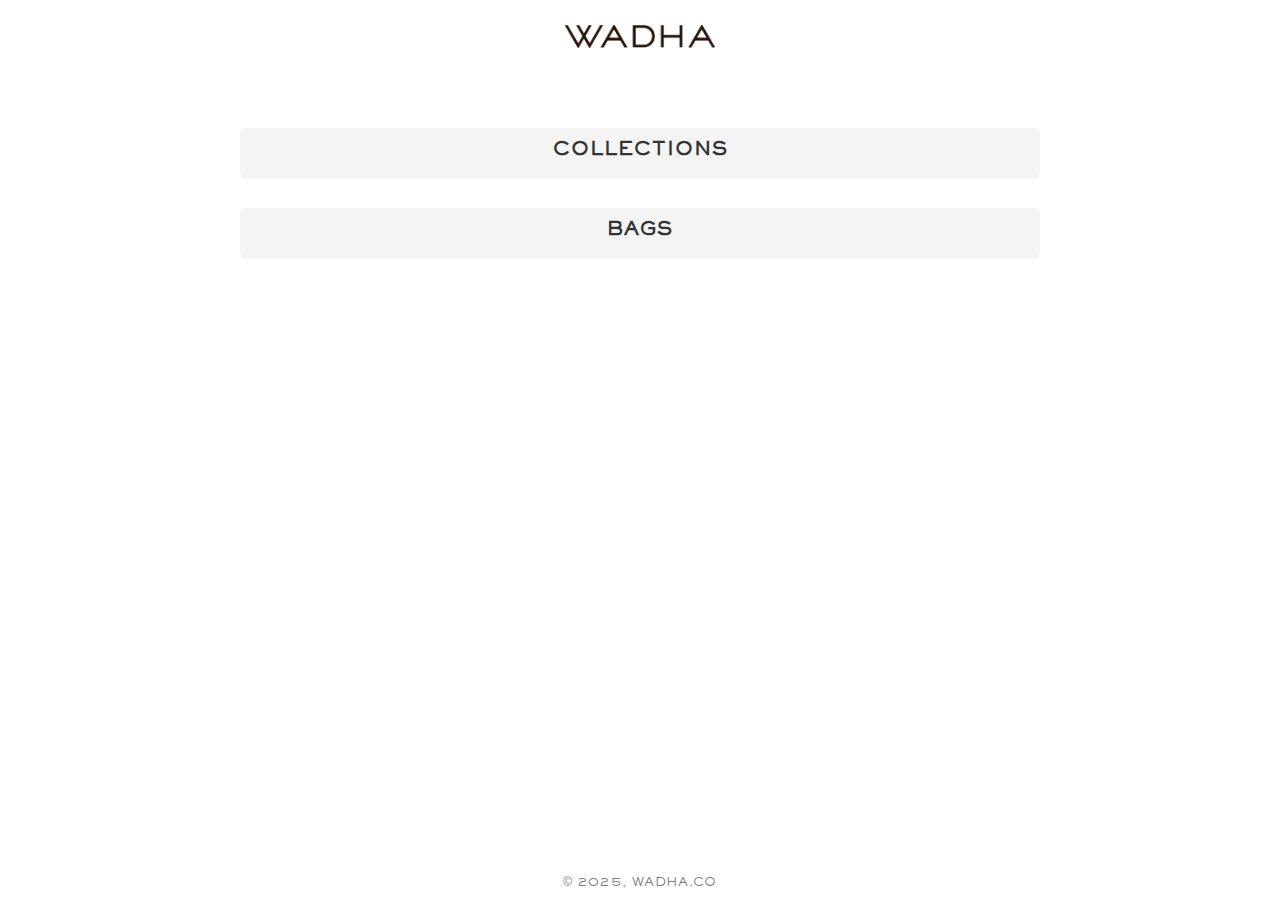
<file: index.html>
<!DOCTYPE html>
<html lang="en">

<head>
    <meta charset="UTF-8">
    <meta name="viewport" content="width=device-width, initial-scale=1.0">
    <title>WADHA</title>
    <link rel="stylesheet" href="styles/style.css">
</head>

<body>
    <header>
        <div class="logo-container">
            <img class="wadha_logo" src="images/wadha.logo.jpg" alt="">
        </div>
    </header>
    <main>
        <section class="homepage">
     <div class="product-list-container">
                <ul class="list-box">
              <li><a class="list-items" href="collections.html">COLLECTIONS</a></li>
                 <li><a class="list-items" href="bags.html">BAGS</a></li>
                 </ul>
             </div>
        </section>
    </main>
    <footer>
<small class="footer-section">© 2025, WADHA.CO</small> 
    </footer>
</body>

</html>
</file>
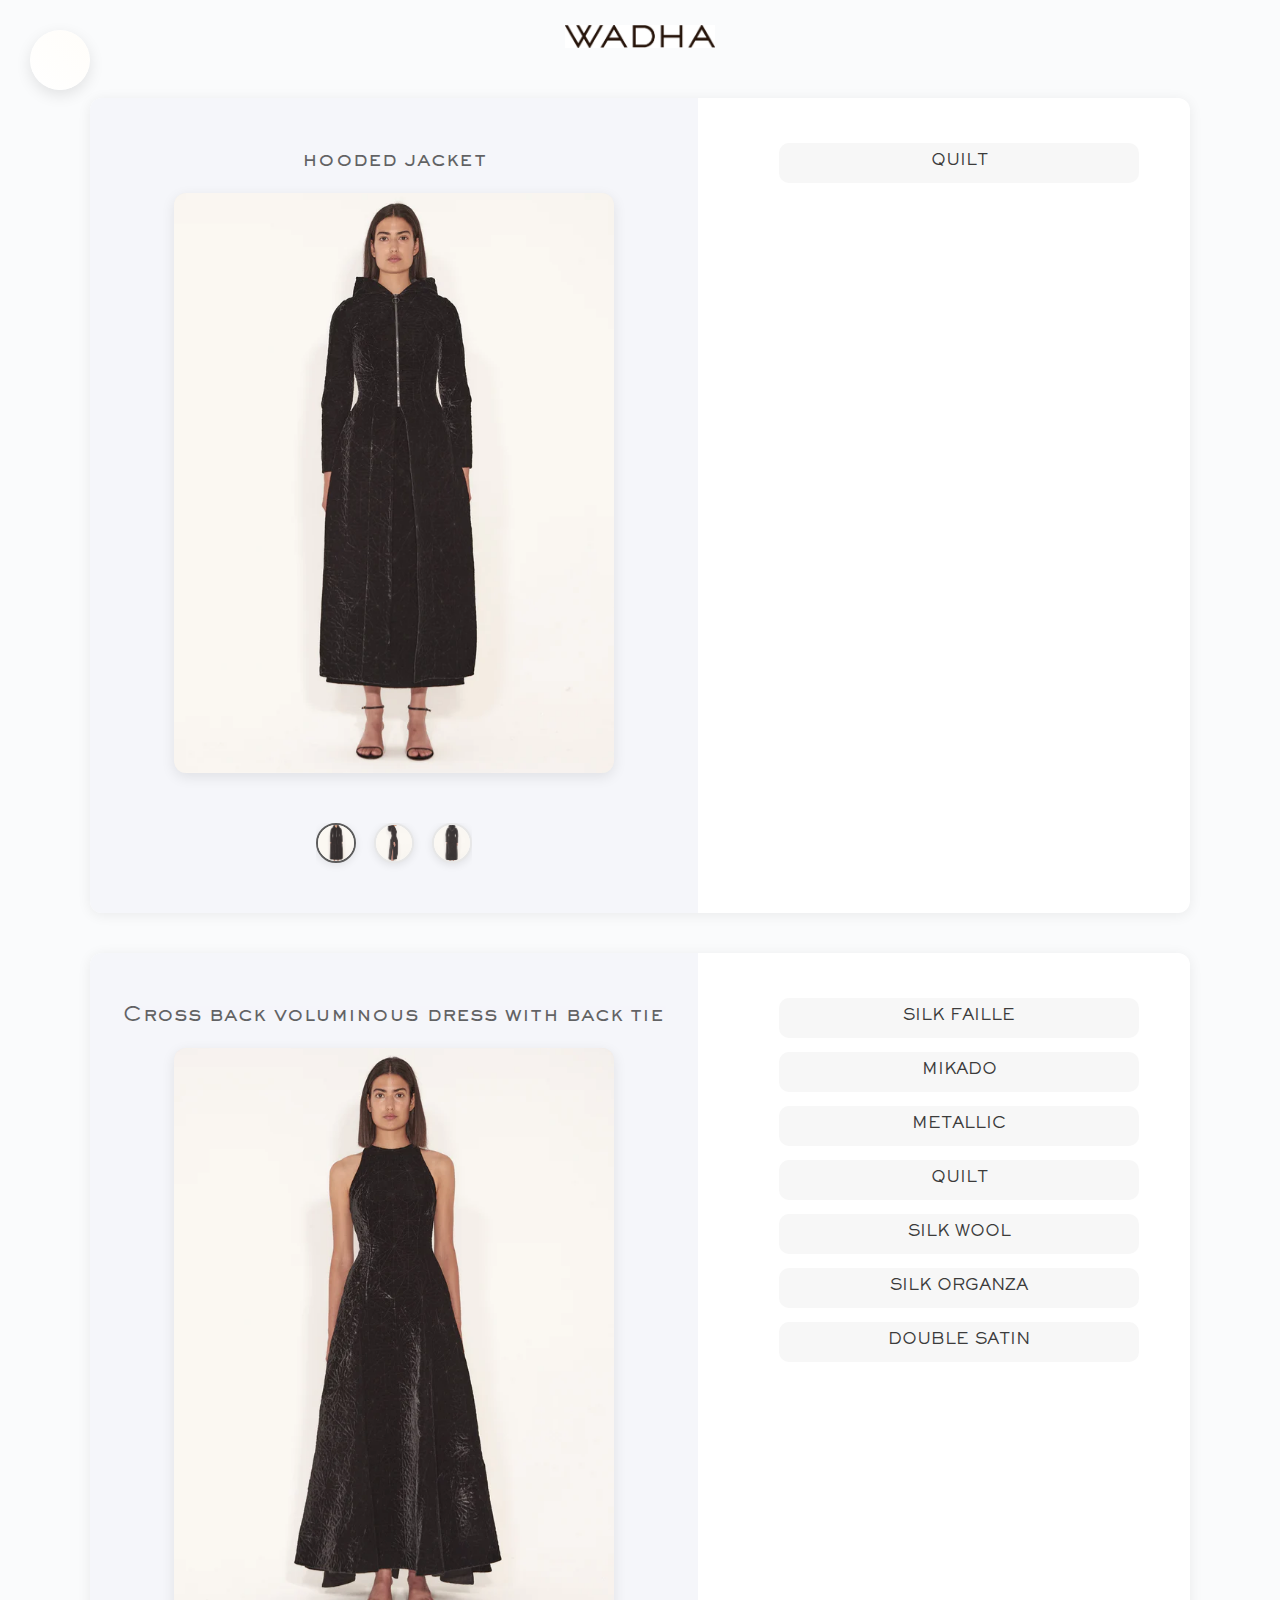
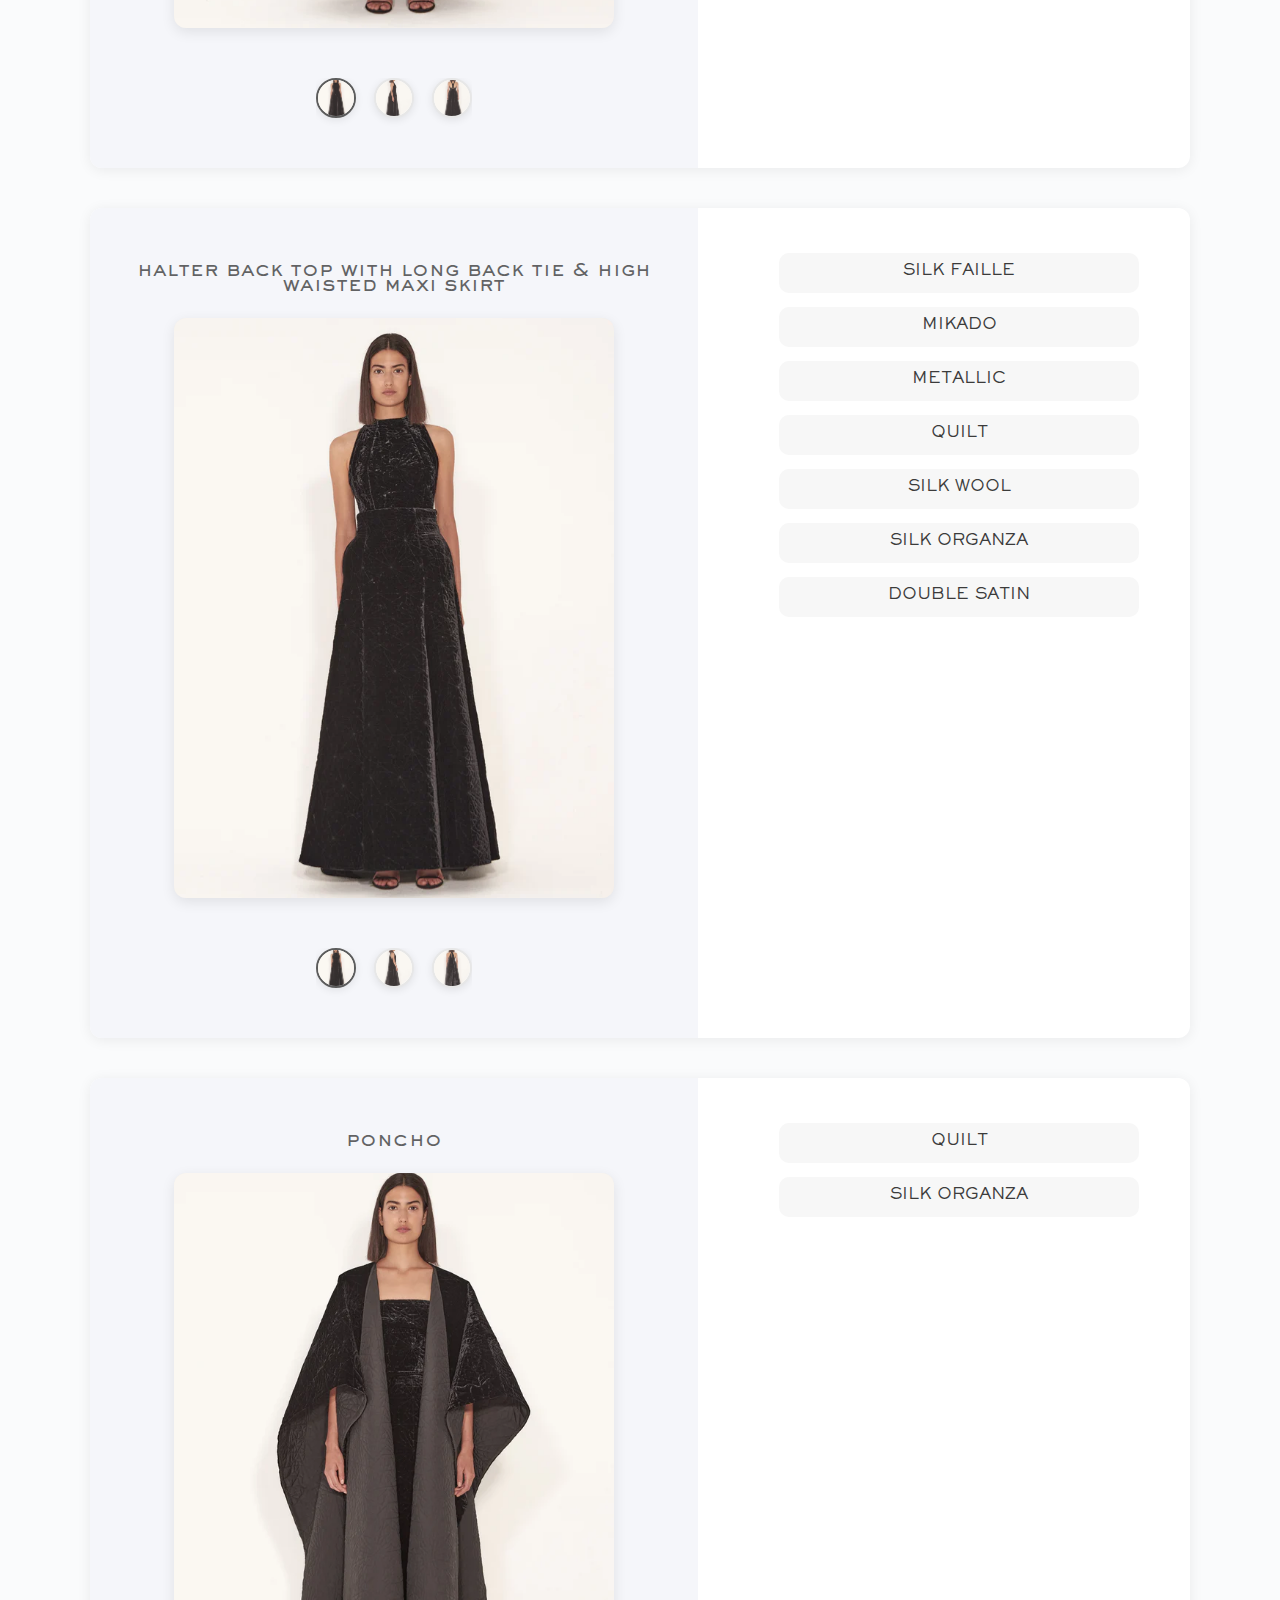
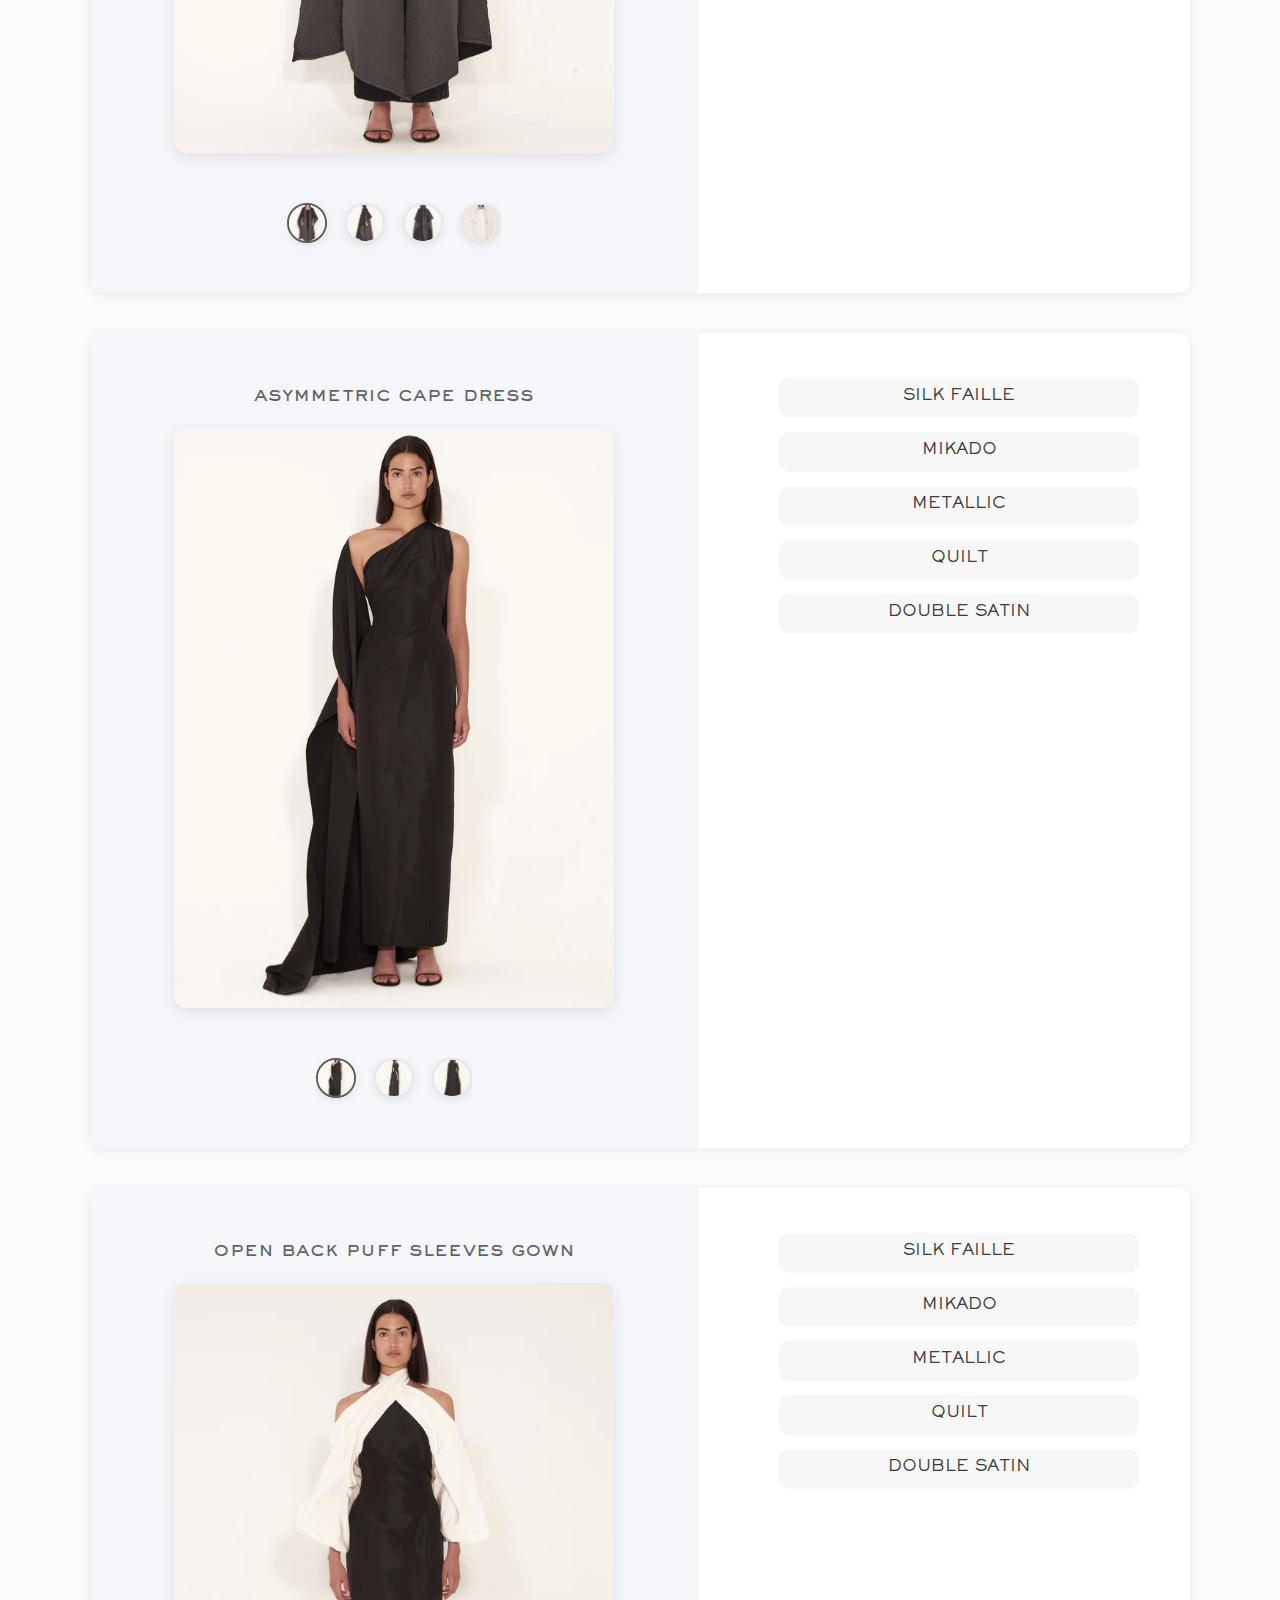
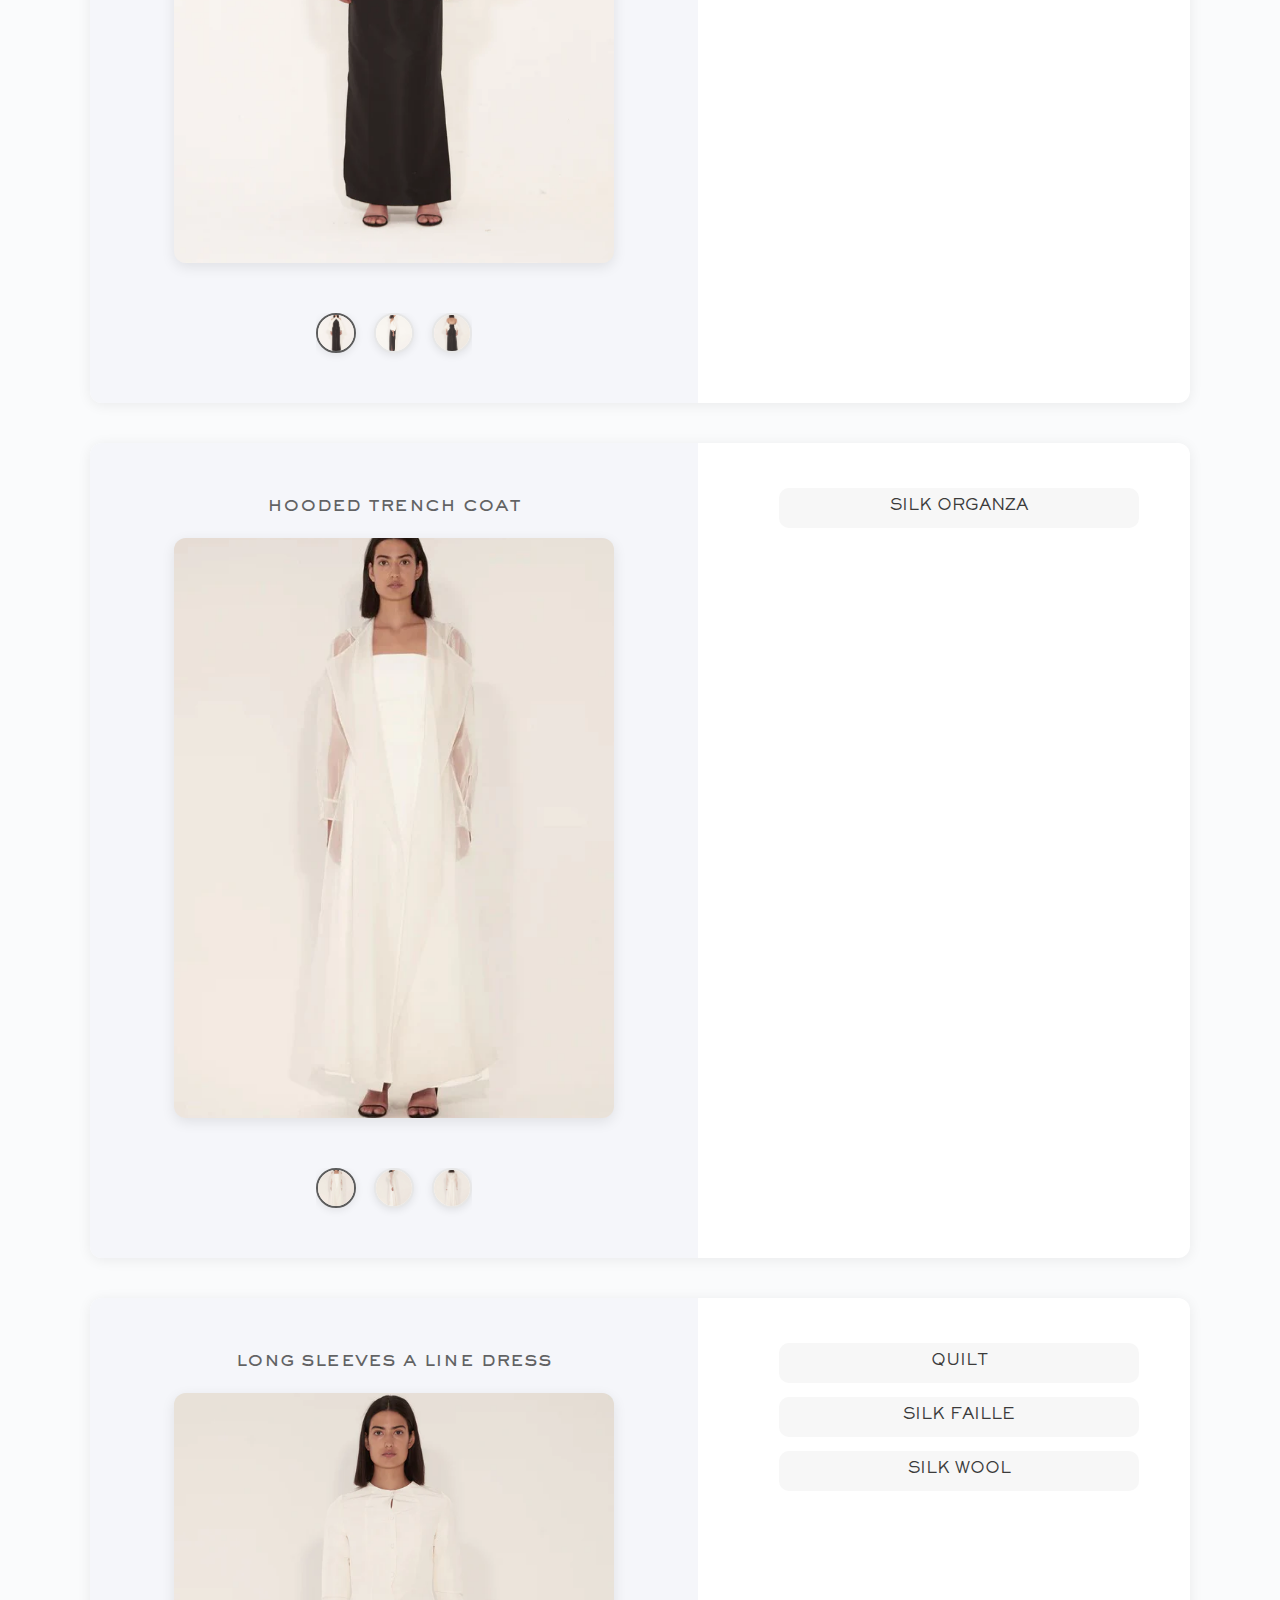
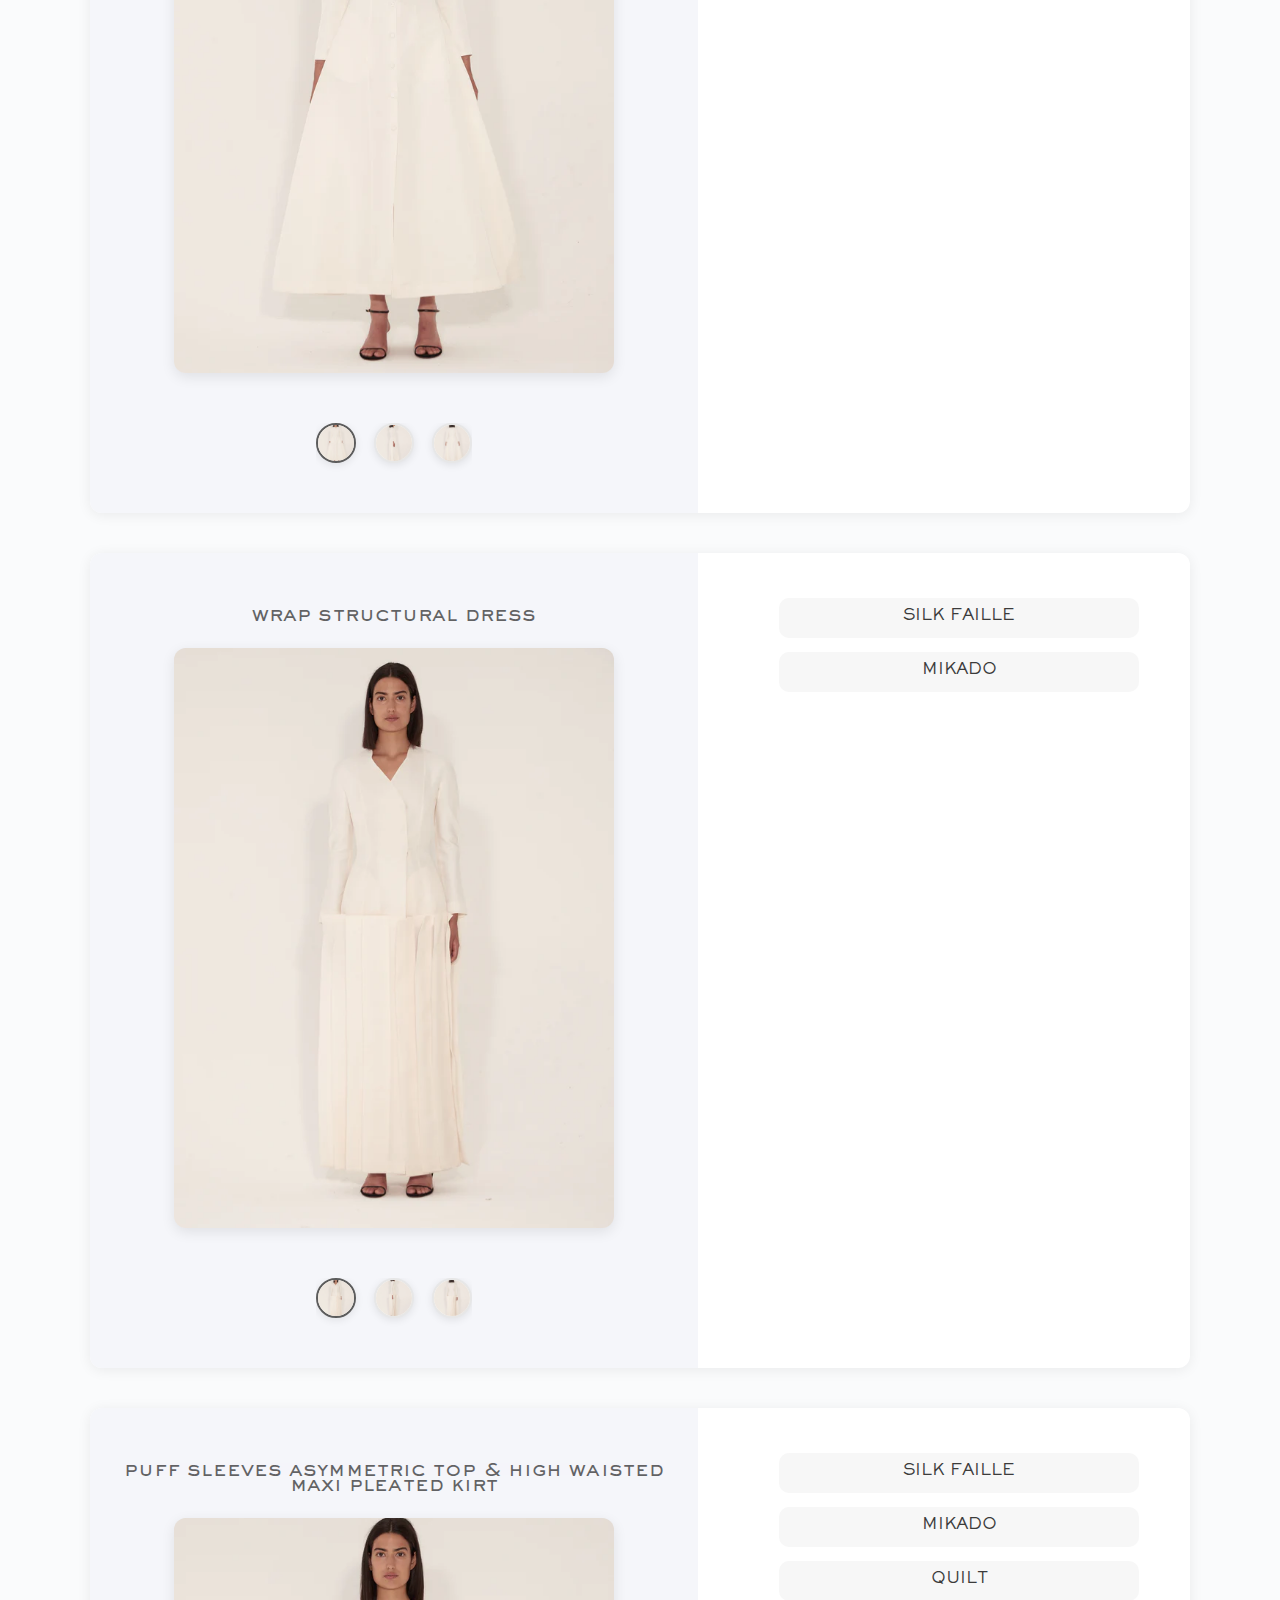
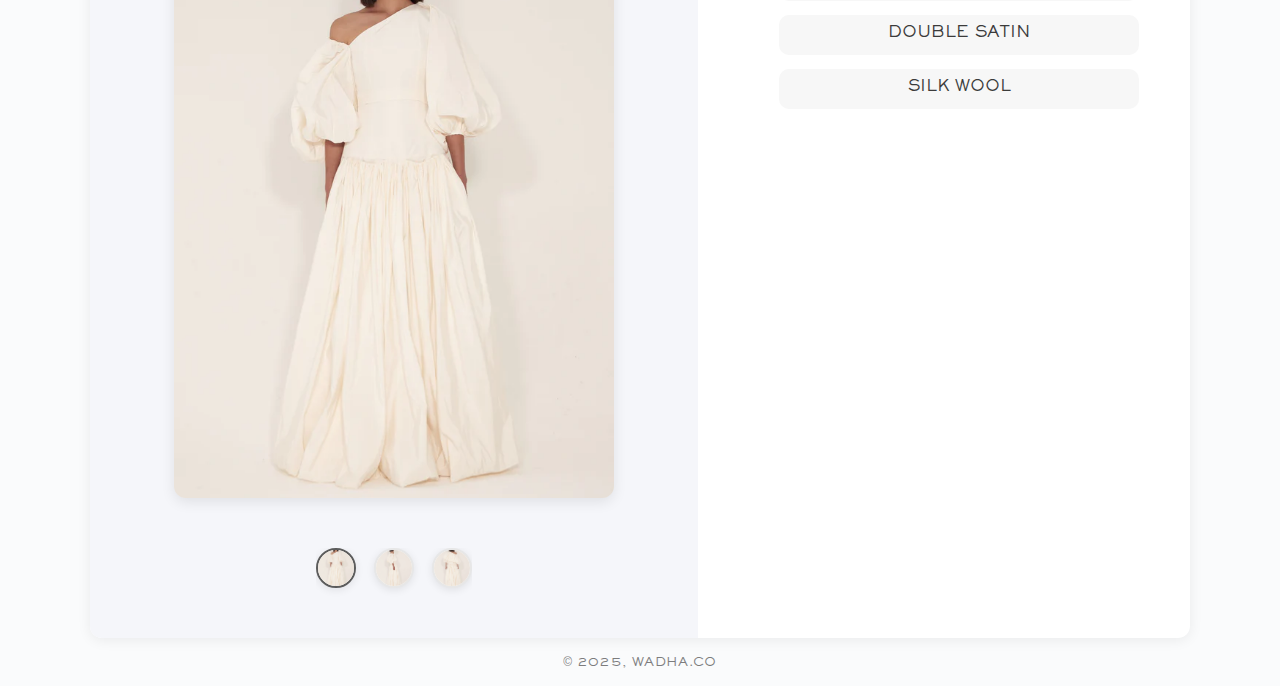
<file: AutumnWinter2022-2023.html>
<!DOCTYPE html>
<html lang="en">

<head>
  <meta charset="UTF-8" />
  <meta name="viewport" content="width=device-width, initial-scale=1.0" />
  <title>AutumnWinter2022-2023</title>
  <link rel="stylesheet" href="styles/style.css">
  <link rel="stylesheet" href="styles/section.css">
</head>

<body>
  <header>
    <div class="logo-container">
      <img class="wadha_logo" src="images/wadha.logo.jpg" alt="">
    </div>
    <button class="back-button" onclick="goBack()">
      <i class="fas fa-arrow-left"></i>
    </button>
  </header>

  <div id="dressSections"></div>
  <footer>
    <small class="footer-section">© 2025, WADHA.CO</small>
  </footer>
  <script>
    //each can have any number of images and unique fabric options!
    const dressSections = [
      // 1-section
      {
        title: "hooded jacket",
        viewTitles: ["View 1", "View 2", "View 3"],
        imageBase: "images/autumn-winter-2022-23/Hooded Jacket-",
        views: ["VIEW1.webp", "VIEW2.webp", "VIEW3.webp"],
        fabrics: [
          { name: "QUILT", colors: ["BLACK", "BEIGE", "BLACK VELVET", "NAVY VELVET"] },

        ]
      },
      // 2-section
      {
        title: "Cross back voluminous dress with back tie",
        viewTitles: ["View 1", "View 2", "View 3"],
        imageBase: "images/autumn-winter-2022-23/Cross back voluminous dress with back tie-",
        views: ["VIEW1.webp", "VIEW2.webp", "VIEW3.webp"],
        fabrics: [
          { name: "SILK FAILLE", colors: ["BLACK", "BIANCO", "NAVY", "RED"] },
          { name: "MIKADO", colors: ["MINT"] },
          { name: "METALLIC", colors: ["GOLD", "BLACK"] },
          { name: "QUILT", colors: ["BLACK", "BEIGE", "BLACK VELVET", "NAVY VELVET"] },
          { name: "SILK WOOL", colors: ["BLACK", "OFF WHITE"] },
          { name: "SILK ORGANZA", colors: ["TORQUISE", "IN SEQUINS(MINT,IVORY)", "IN CUT OUT(BLACK,OFF WHITE,MAROON,GREEN,YELLOW.)"] },
          { name: "DOUBLE SATIN", colors: ["PINK ROSE"] },
        ]
      },
      // 3-section
      {
        title: "halter back top with long back tie & high waisted maxi skirt",
        viewTitles: ["View 1", "View 2", "View 3"],
        imageBase: "images/autumn-winter-2022-23/Halter Back Top with long back tie & High Waisted Maxi Skirt-",
        views: ["VIEW1.webp", "VIEW2.webp", "VIEW3.webp"],
        fabrics: [
          { name: "SILK FAILLE", colors: ["BLACK", "BIANCO", "NAVY", "RED"] },
          { name: "MIKADO", colors: ["MINT"] },
          { name: "METALLIC", colors: ["GOLD", "BLACK"] },
          { name: "QUILT", colors: ["BLACK", "BEIGE", "BLACK VELVET", "NAVY VELVET"] },
          { name: "SILK WOOL", colors: ["BLACK", "OFF WHITE"] },
          { name: "SILK ORGANZA", colors: ["TORQUISE"] },
          { name: "DOUBLE SATIN", colors: ["PINK ROSE"] },
        ]
      },
      // 4-section
      {
        title: "poncho",
        viewTitles: ["View 1", "View 2", "View 3", "View 4"],
        imageBase: "images/autumn-winter-2022-23/Poncho-",
        views: ["VIEW1.webp", "VIEW2.webp", "VIEW3.webp", "VIEW4.webp"],
        fabrics: [
          { name: "QUILT", colors: ["BLACK", "BEIGE", "BLACK VELVET", "NAVY VELVET"] },
          { name: "SILK ORGANZA", colors: ["TORQUISE"] },
        ]
      },
      // 5-section
      {
        title: "asymmetric cape dress",
        viewTitles: ["View 1", "View 2", "View 3"],
        imageBase: "images/autumn-winter-2022-23/Asymmetric cape dress in silk Faille-",
        views: ["VIEW1.webp", "VIEW2.webp", "VIEW3.webp"],
        fabrics: [
          { name: "SILK FAILLE", colors: ["BLACK", "BIANCO", "NAVY", "RED"] },
          { name: "MIKADO", colors: ["MINT"] },
          { name: "METALLIC", colors: ["GOLD", "BLACK"] },
          { name: "QUILT", colors: ["BLACK", "BEIGE", "BLACK VELVET", "NAVY VELVET"] },
          { name: "DOUBLE SATIN", colors: ["PINK ROSE"] },
        ]
      },
      // 6-section
      {
        title: "open back puff sleeves gown",
        viewTitles: ["View 1", "View 2", "View 3"],
        imageBase: "images/autumn-winter-2022-23/Open Back Puff Sleeves gown in Black & White-",
        views: ["VIEW1.webp", "VIEW2.webp", "VIEW3.webp"],
        fabrics: [
          { name: "SILK FAILLE", colors: ["BLACK", "BIANCO", "NAVY", "RED"] },
          { name: "MIKADO", colors: ["MINT"] },
          { name: "METALLIC", colors: ["GOLD", "BLACK"] },
          { name: "QUILT", colors: ["BLACK", "BEIGE", "BLACK VELVET", "NAVY VELVET"] },
          { name: "DOUBLE SATIN", colors: ["PINK ROSE"] },
        ]
      },
      // 7-section
      {
        title: "hooded trench coat",
        viewTitles: ["View 1", "View 2", "View 3"],
        imageBase: "images/autumn-winter-2022-23/Hooded Trench Coat-",
        views: ["VIEW1.webp", "VIEW2.webp", "VIEW3.webp"],
        fabrics: [
          { name: "SILK ORGANZA", colors: ["TORQUISE"] },
        ]
      },
      // 8-section
      {
        title: "long sleeves a line dress",
        viewTitles: ["View 1", "View 2", "View 3"],
        imageBase: "images/autumn-winter-2022-23/Long Sleeves A line dress-",
        views: ["VIEW1.webp", "VIEW2.webp", "VIEW3.webp"],
        fabrics: [
          { name: "QUILT", colors: ["BLACK", "BEIGE", "BLACK VELVET", "NAVY VELVET"] },
          { name: "SILK FAILLE", colors: ["BLACK", "BIANCO", "NAVY", "RED"] },
          { name: "SILK WOOL", colors: ["BLACK", "OFF WHITE"] },
        ]
      },
      // 9-section
      {
        title: "wrap structural dress",
        viewTitles: ["View 1", "View 2", "View 3"],
        imageBase: "images/autumn-winter-2022-23/Wrap Structural dress-",
        views: ["VIEW1.webp", "VIEW2.webp", "VIEW3.webp"],
        fabrics: [
          { name: "SILK FAILLE", colors: ["BLACK", "BIANCO", "NAVY", "RED"] },
          { name: "MIKADO", colors: ["MINT"] },
        ]
      },
      // 10-section
      {
        title: "puff sleeves asymmetric top & high waisted maxi pleated kirt",
        viewTitles: ["View 1", "View 2", "View 3"],
        imageBase: "images/autumn-winter-2022-23/Puff Sleeves Asymmetric Top & High waisted Maxi Pleated kirt-",
        views: ["VIEW1.webp", "VIEW2.webp", "VIEW3.webp"],
        fabrics: [
          { name: "SILK FAILLE", colors: ["BLACK", "BIANCO", "NAVY", "RED"] },
          { name: "MIKADO", colors: ["MINT"] },
          { name: "QUILT", colors: ["BLACK", "BEIGE", "BLACK VELVET", "NAVY VELVET"] },
          { name: "DOUBLE SATIN", colors: ["PINK ROSE"] },
          { name: "SILK WOOL", colors: ["BLACK", "OFF WHITE"] },
        ]
      },

    ];


    (function generateDressSections(sections) {
      const container = document.getElementById('dressSections');
      container.innerHTML = '';
      sections.forEach((section, idx) => {
        const sectionId = (idx + 1);
        const slideName = "imgslide-" + sectionId;
        const fabricName = "fabric-" + sectionId;
        const zoomModalId = "zoom-modal-" + sectionId;
        // 1. Gallery radio buttons + zoom modal
        let imgRadios = section.views.map((_, i) =>
          `<input type="radio" name="${slideName}" id="img${i + 1}-${sectionId}" ${i === 0 ? "checked" : ""}>`
        ).join("\n") + `<input type="checkbox" id="${zoomModalId}">`;
        // 2. Main images
        let mainImgs = section.views.map((view, i) =>
          `<img class="main-img main-img-${i + 1}" src="${section.imageBase}${view}" alt="">`
        ).join('\n');
        // 3. Color bar selectors
        let colorDots = section.views.map((view, i) =>
          `<label class="color-dot" for="img${i + 1}-${sectionId}" title="${section.viewTitles[i] || `View ${i + 1}`}">
            <img src="${section.imageBase}${view}" alt="">
          </label>`
        ).join('\n');
        // 4. Fabric choices
        let fabricList = section.fabrics.map((fabric, i) => `
          <li class="fabric-item">
            <input type="radio" name="${fabricName}" id="${fabricName}${String.fromCharCode(97 + i)}" class="fabric-radio">
            <label for="${fabricName}${String.fromCharCode(97 + i)}" class="fabric-label" tabindex="0">${fabric.name}</label>
            <ul class="child-list">
              ${fabric.colors.map(color => `<li>${color}</li>`).join('')}
            </ul>
          </li>
        `).join('\n');
        // 5. Zoom modal images
        let zoomImgs = section.views.map((view, i) =>
          `<img class="zoom-img zoom-img-${i + 1}" src="${section.imageBase}${view}" alt="">`
        ).join('\n');
        // 6. Compose complete section
        container.innerHTML += `
        <section>
          ${imgRadios}
          <div class="container">
            <div class="image-section">
              <h3>${section.title}</h3>
              <div class="main-img-wrapper">
                <label for="${zoomModalId}" style="width:100%;height:100%;display:block;cursor:zoom-in;">
                  ${mainImgs}
                </label>
              </div>
              <div class="color-bar">
                ${colorDots}
              </div>
            </div>
            <div class="fabric-section">
              <ul class="fabric-list">
                ${fabricList}
              </ul>
            </div>
          </div>
          <div class="zoom-overlay">
            <div class="zoom-img-box">
              <label for="${zoomModalId}" class="close-zoom" title="Close">&times;</label>
              ${zoomImgs}
            </div>
          </div>
        </section>`;
      });
    })(dressSections);
    //  back button
    function goBack() {
      if (window.history.length > 1 && document.referrer !== "") {
        window.history.back();
      } else {
        window.location.href = 'collections.html'; // Change '' to actual fallback URL
      }
    }

  </script>
</body>

</html>
</file>
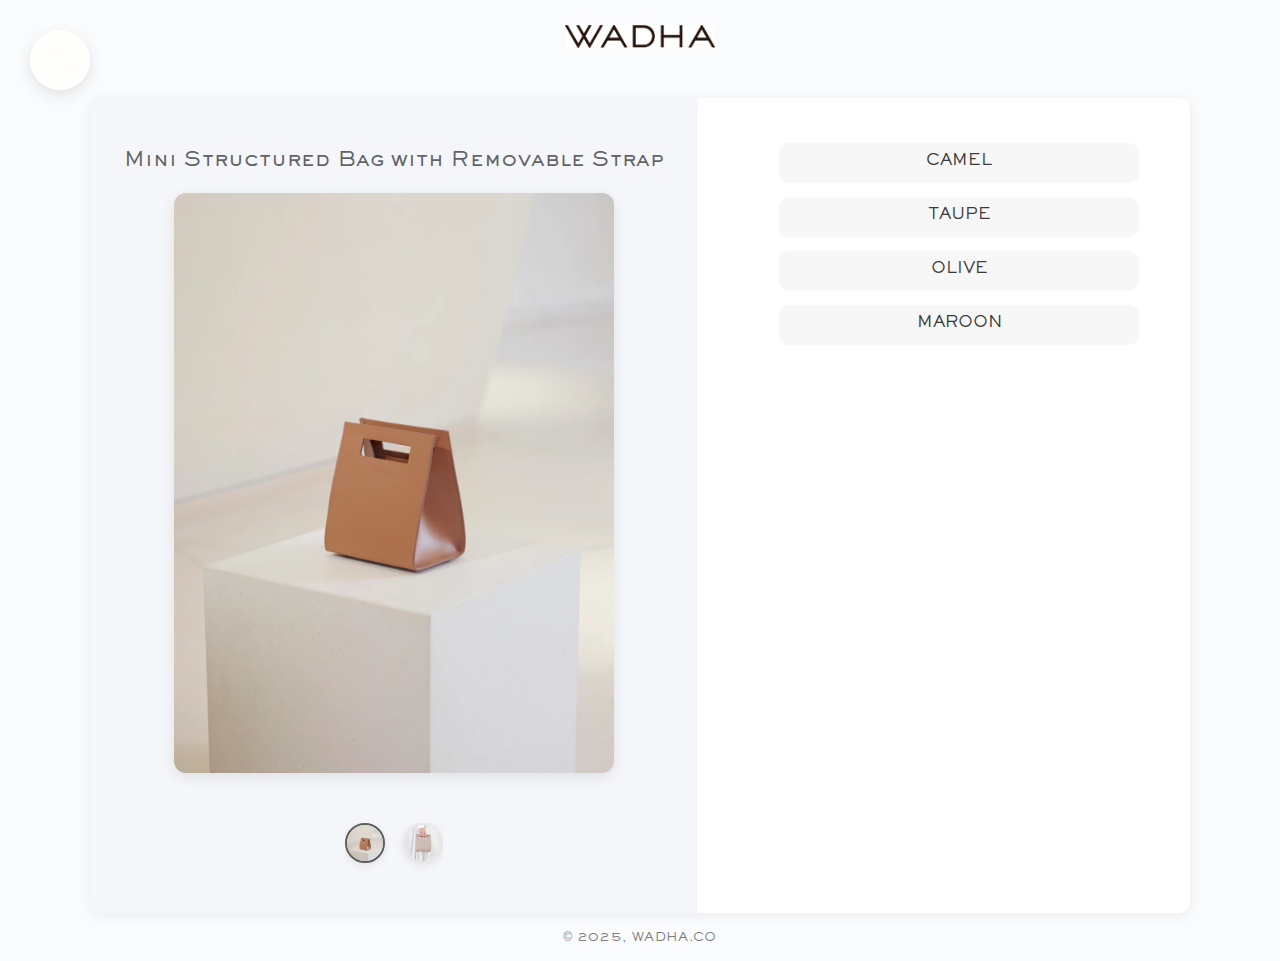
<file: bags.html>
<!DOCTYPE html>
<html lang="en">

<head>
  <meta charset="UTF-8">
  <meta name="viewport" content="width=device-width, initial-scale=1.0">
  <title>BAGS</title>
  <link rel="stylesheet" href="styles/style.css">
  <link rel="stylesheet" href="styles/section.css">
</head>

<body>
  <header>
    <div class="logo-container">
      <img class="wadha_logo" src="images/wadha.logo.jpg" alt="Wadha logo" />
    </div>
    <button class="back-button" onclick="goBack()" aria-label="Back">
      <i class="fas fa-arrow-left"></i>
    </button>
  </header>
  <main>
    <section>
      <input type="radio" name="imgslide-B1" id="img1-B1" checked>
      <input type="radio" name="imgslide-B1" id="img2-B2">
      <input type="checkbox" id="zoom-modal-1">

      <div class="container">
        <div class="image-section">
          <h3>Mini Structured Bag with Removable Strap</h3>
          <div class="main-img-wrapper">
            <label for="zoom-modal-1" style="width:100%;height:100%;display:block;cursor:zoom-in;">
              <img class="main-img main-img-1" src="images/BAGS/Mini Structured Bag with Removable Strap-VIEW1.webp"
                alt="">
              <img class="main-img main-img-2" src="images/BAGS/Mini Structured Bag with Removable Strap-VIEW2.webp"
                alt="">
            </label>
          </div>
          <div class="color-bar">
            <label class="color-dot" for="img1-B1" title="Black Velvet">
              <img src="images/BAGS/Mini Structured Bag with Removable Strap-VIEW1.webp" alt="">
            </label>
            <label class="color-dot" for="img2-B2" title="Beige">
              <img src="images/BAGS/Mini Structured Bag with Removable Strap-VIEW2.webp" alt="">
            </label>
          </div>
        </div>
        <div class="fabric-section">
          <ul class="fabric-list">
            <li class="fabric-item">
              <input type="radio" name="fabric-1" id="fabric-b1" class="fabric-radio">
              <label for="fabric-b1" class="fabric-label" tabindex="0">CAMEL</label>
            </li>
            <li class="fabric-item">
              <input type="radio" name="fabric-1" id="fabric-b2" class="fabric-radio">
              <label for="fabric-b2" class="fabric-label" tabindex="0">TAUPE</label>
            </li>
            <li class="fabric-item">
              <input type="radio" name="fabric-3" id="fabric-b3" class="fabric-radio">
              <label for="fabric-b3" class="fabric-label" tabindex="0">OLIVE</label>
            </li>
            <li class="fabric-item">
              <input type="radio" name="fabric-1" id="fabric-b4" class="fabric-radio">
              <label for="fabric-b4" class="fabric-label" tabindex="0">MAROON</label>
            </li>
          </ul>
        </div>
      </div>
      <div class="zoom-overlay">
        <div class="zoom-img-box">
          <label for="zoom-modal-1" class="close-zoom" title="Close">&times;</label>
          <img class="zoom-img zoom-img-1" src="images/BAGS/Mini Structured Bag with Removable Strap-VIEW1.webp" alt="">
          <img class="zoom-img zoom-img-2" src="images/BAGS/Mini Structured Bag with Removable Strap-VIEW2.webp" alt="">
        </div>
      </div>
    </section>


  </main>
  <footer>
    <small class="footer-section">© 2025, WADHA.CO</small>
  </footer>
  <script>
    function goBack() {
      if (window.history.length > 1 && document.referrer !== "") {
        window.history.back();
      } else {
        window.location.href = 'index.html'; // Change '' to actual fallback URL
      }
    }
  </script>
</body>

</html>
</file>
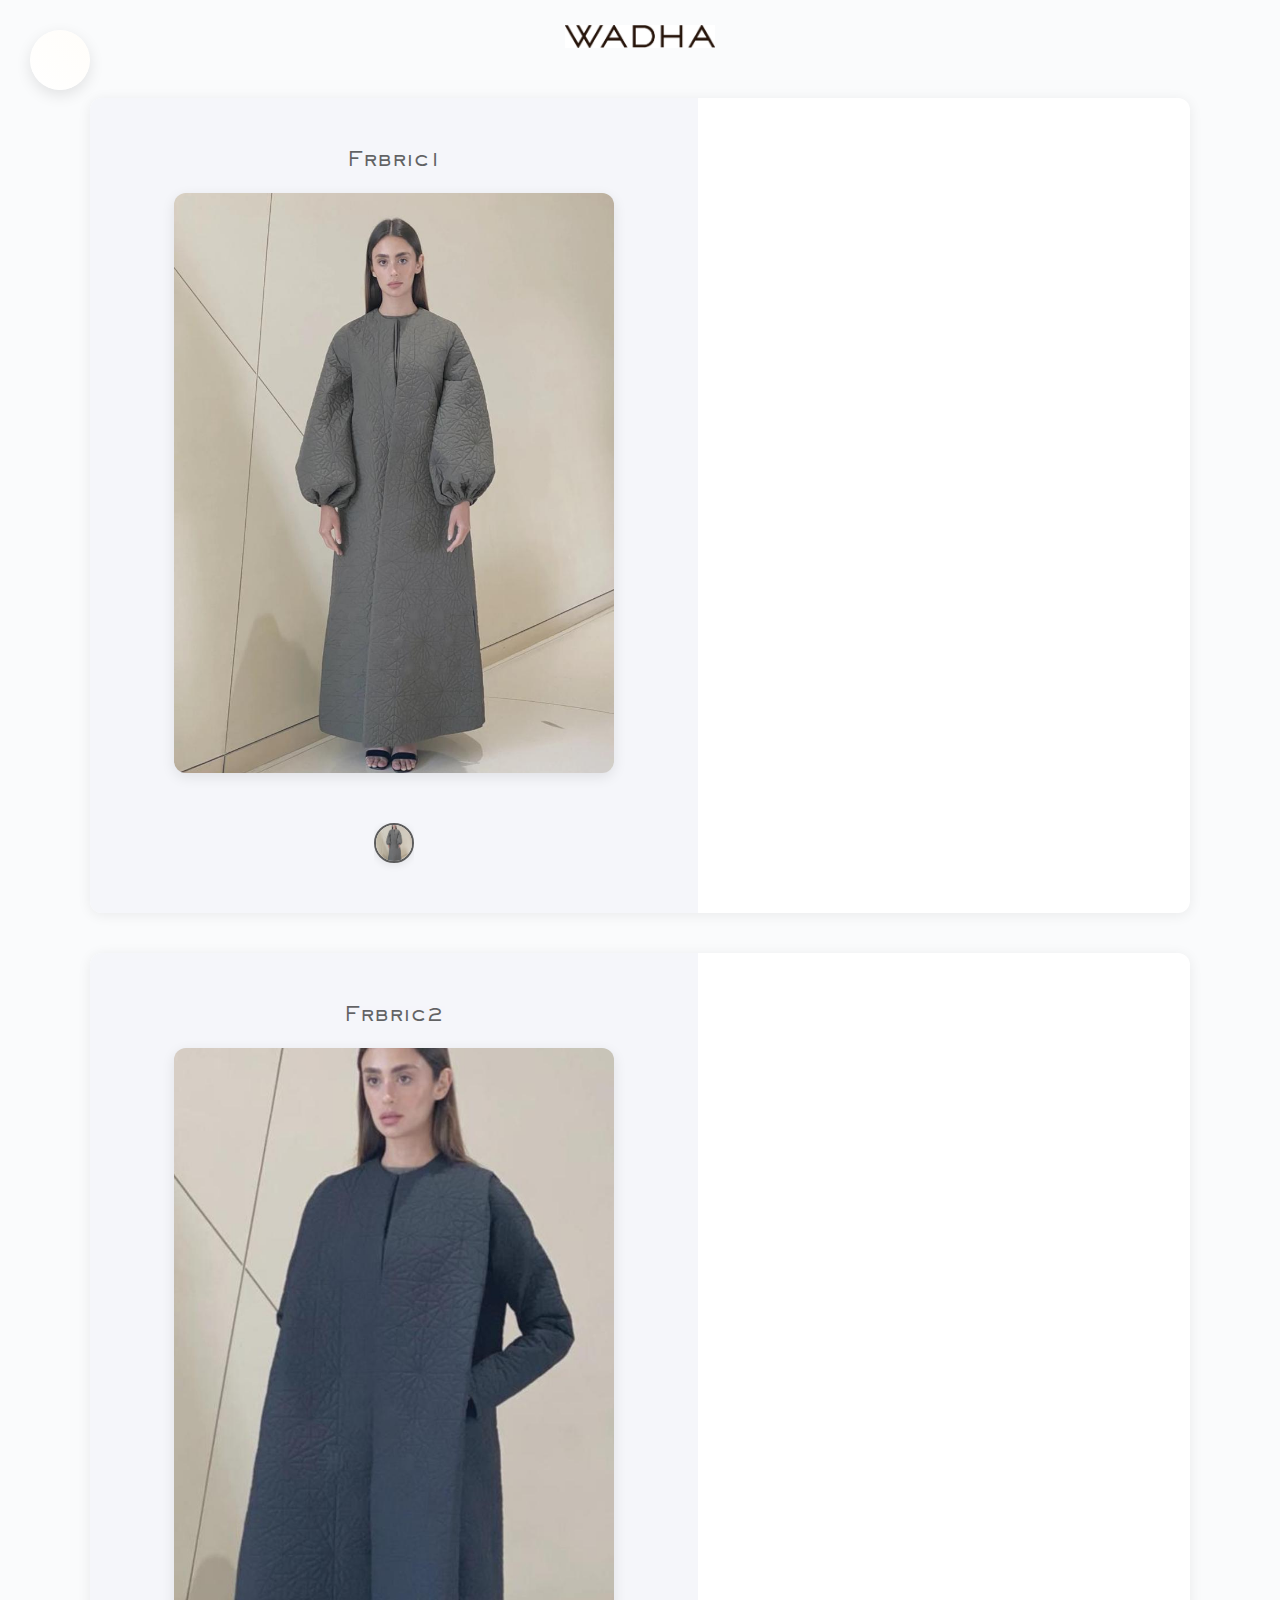
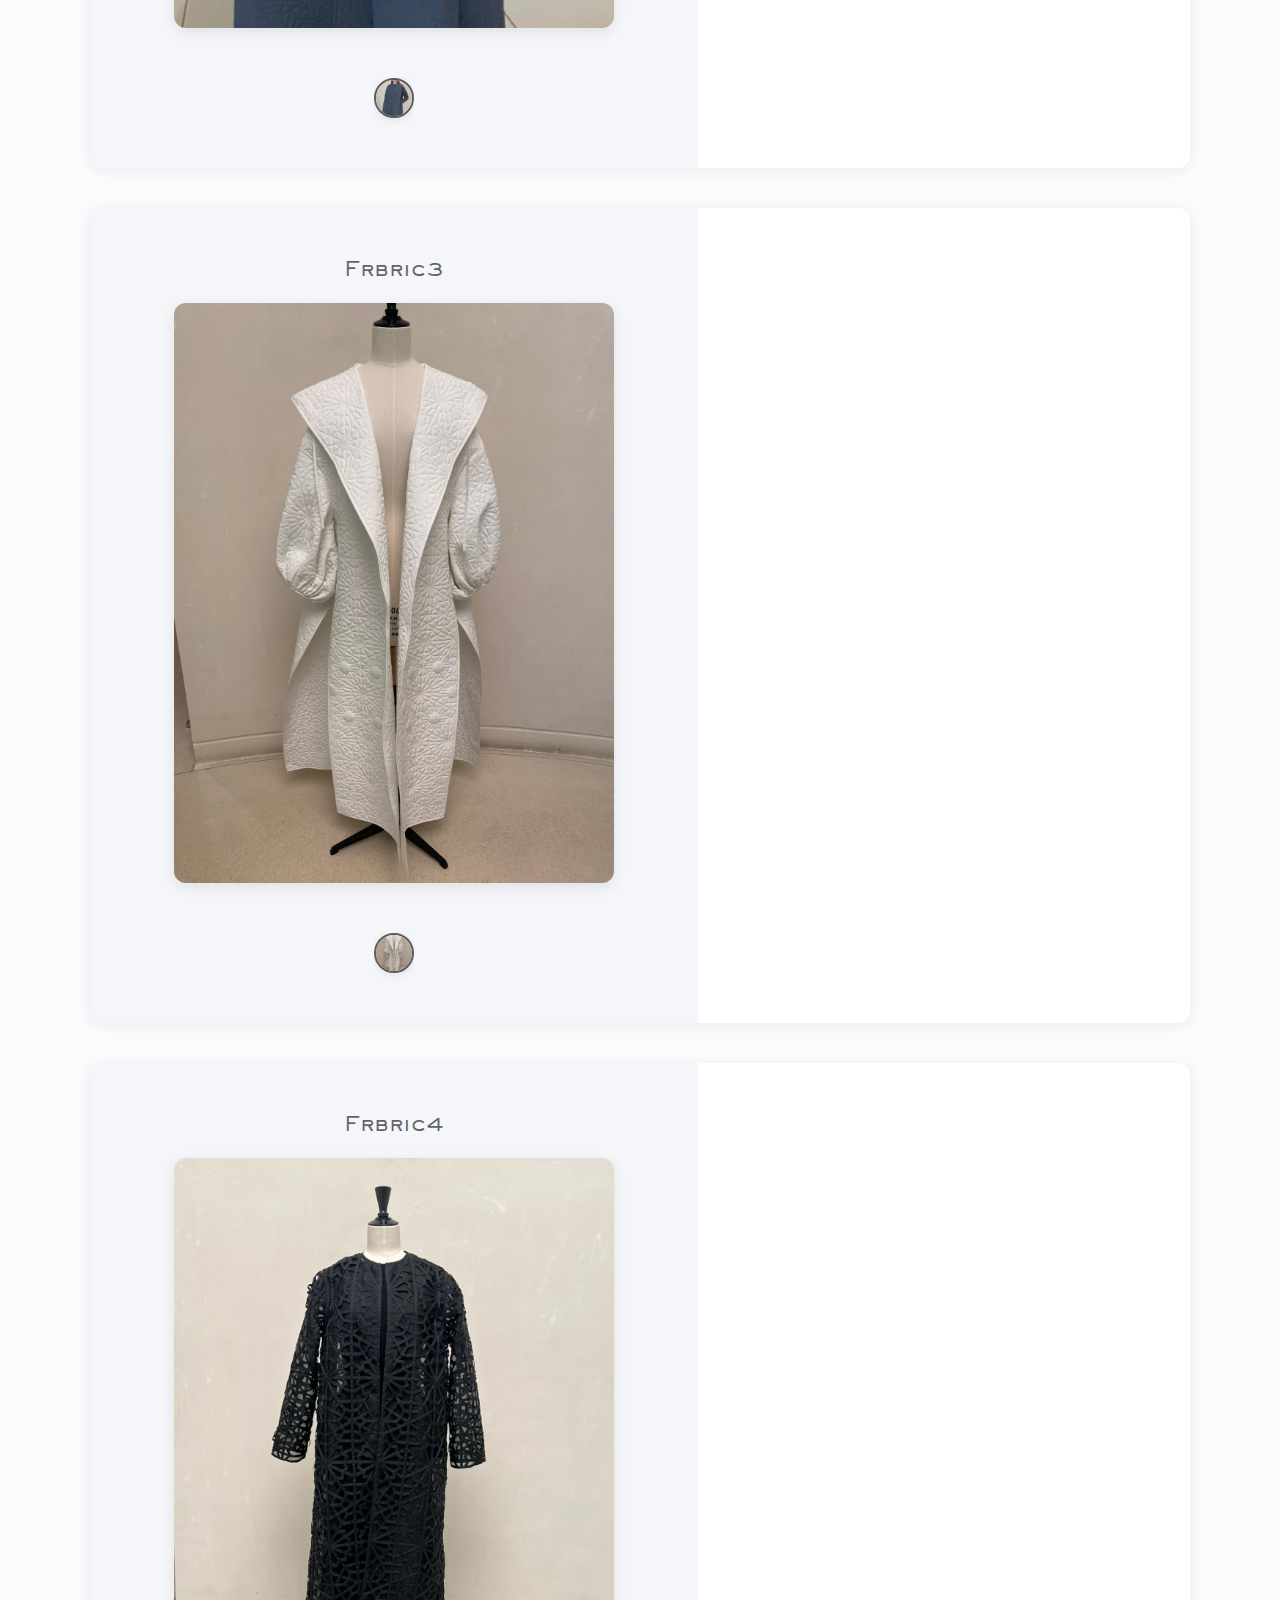
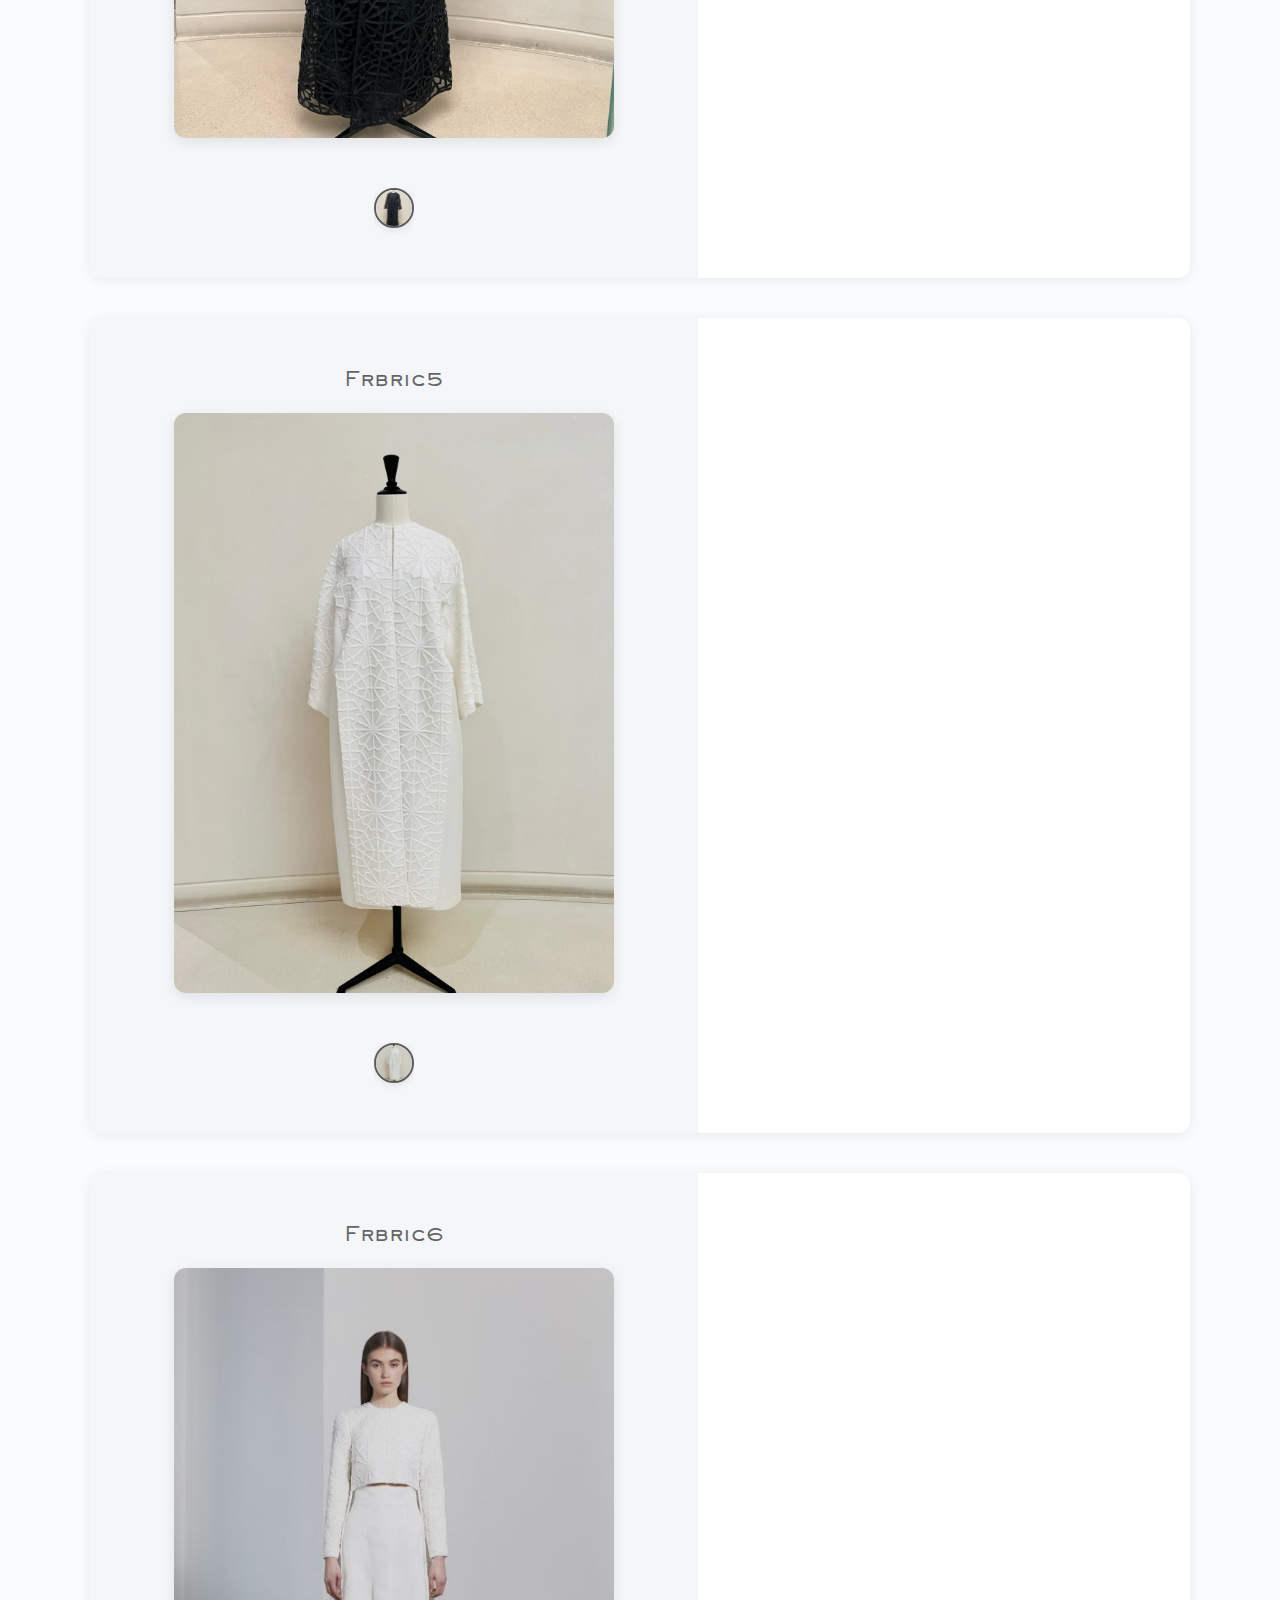
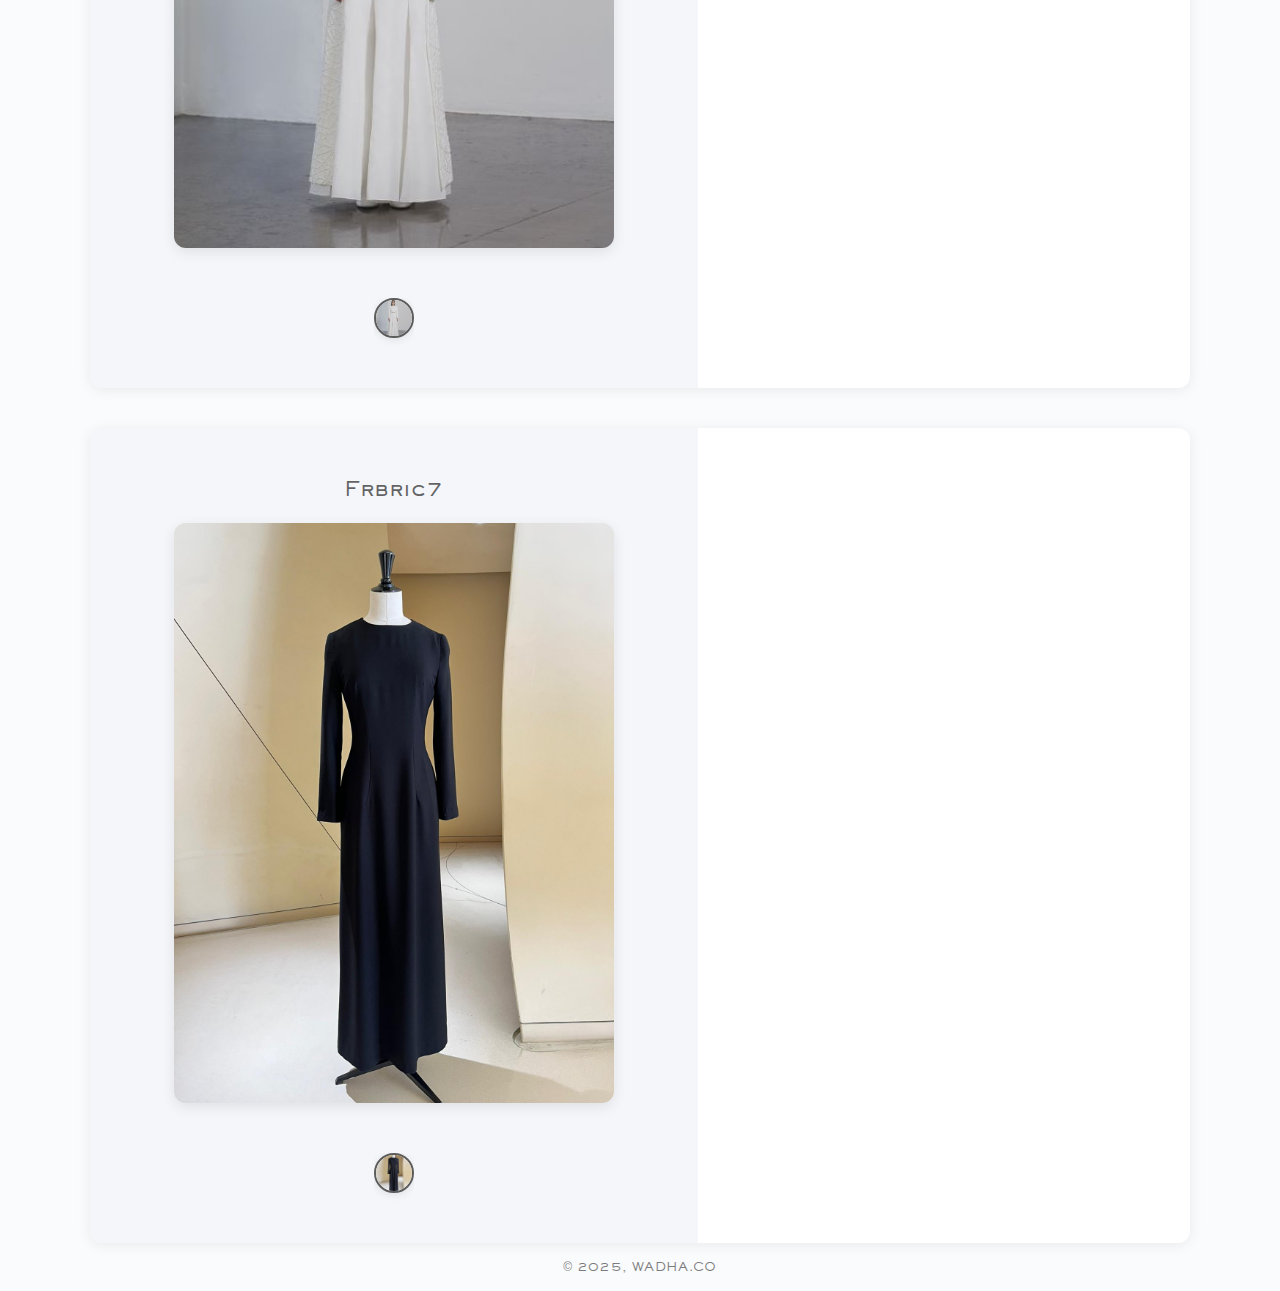
<file: CollectionNotOnline.html>
<!DOCTYPE html>
<html lang="en">

<head>
    <meta charset="UTF-8" />
    <meta name="viewport" content="width=device-width, initial-scale=1.0" />
    <title>LeatherBags</title>
    <link rel="stylesheet" href="styles/style.css">
    <link rel="stylesheet" href="styles/section.css">
</head>

<body>
    <header>
        <div class="logo-container">
            <img class="wadha_logo" src="images/wadha.logo.jpg" alt="">
        </div>
        <button class="back-button" onclick="goBack()">
            <i class="fas fa-arrow-left"></i>
        </button>
    </header>

    <div id="dressSections"></div>
    <footer>
        <small class="footer-section">© 2025, WADHA.CO</small>
    </footer>
    <script>
        //each can have any number of images and unique fabric options!
        const dressSections = [
            // 1-section
            {
                title: "Frbric1",
                viewTitles: ["View 1"],
                imageBase: "images/Collection-Not-Online/Fabric1-",
                views: ["VIEW1.jpeg"],
                fabrics: [
                    
                ]
            },
            // 2-section
            {
                title: "Frbric2",
                viewTitles: ["View 1"],
                imageBase: "images/Collection-Not-Online/Fabric2-",
                views: ["VIEW1.jpeg"],
                fabrics: [
                    

                ]
            },
            // 3-section
            {
                title: "Frbric3",
                viewTitles: ["View 1"],
                imageBase: "images/Collection-Not-Online/Fabric3-",
                views: ["VIEW1.jpeg"],
                fabrics: [
                    

                ]
            },
            // 4-section
            {
                title: "Frbric4",
                viewTitles: ["View 1"],
                imageBase: "images/Collection-Not-Online/Fabric4-",
                views: ["VIEW1.jpeg"],
                fabrics: [
                   
                ]
            },
             // 5-section
            {
                title: "Frbric5",
                viewTitles: ["View 1"],
                imageBase: "images/Collection-Not-Online/Fabric5-",
                views: ["VIEW1.jpeg"],
                fabrics: [
                    

                ]
            },
            // 6-section
            {
                title: "Frbric6",
                viewTitles: ["View 1"],
                imageBase: "images/Collection-Not-Online/Fabric6-",
                views: ["VIEW1.jpeg"],
                fabrics: [
                    

                ]
            },
             // 7-section
            {
                title: "Frbric7",
                viewTitles: ["View 1"],
                imageBase: "images/Collection-Not-Online/Fabric7-",
                views: ["VIEW1.jpeg"],
                fabrics: [
                   
                ]
            },
            
        ];


        (function generateDressSections(sections) {
            const container = document.getElementById('dressSections');
            container.innerHTML = '';
            sections.forEach((section, idx) => {
                const sectionId = (idx + 1);
                const slideName = "imgslide-" + sectionId;
                const fabricName = "fabric-" + sectionId;
                const zoomModalId = "zoom-modal-" + sectionId;
                // 1. Gallery radio buttons + zoom modal
                let imgRadios = section.views.map((_, i) =>
                    `<input type="radio" name="${slideName}" id="img${i + 1}-${sectionId}" ${i === 0 ? "checked" : ""}>`
                ).join("\n") + `<input type="checkbox" id="${zoomModalId}">`;
                // 2. Main images
                let mainImgs = section.views.map((view, i) =>
                    `<img class="main-img main-img-${i + 1}" src="${section.imageBase}${view}" alt="">`
                ).join('\n');
                // 3. Color bar selectors
                let colorDots = section.views.map((view, i) =>
                    `<label class="color-dot" for="img${i + 1}-${sectionId}" title="${section.viewTitles[i] || `View ${i + 1}`}">
            <img src="${section.imageBase}${view}" alt="">
          </label>`
                ).join('\n');
                // 4. Fabric choices
                let fabricList = section.fabrics.map((fabric, i) => `
          <li class="fabric-item">
            <input type="radio" name="${fabricName}" id="${fabricName}${String.fromCharCode(97 + i)}" class="fabric-radio">
            <label for="${fabricName}${String.fromCharCode(97 + i)}" class="fabric-label" tabindex="0">${fabric.name}</label>
            <ul class="child-list">
              ${fabric.colors.map(color => `<li>${color}</li>`).join('')}
            </ul>
          </li>
        `).join('\n');
                // 5. Zoom modal images
                let zoomImgs = section.views.map((view, i) =>
                    `<img class="zoom-img zoom-img-${i + 1}" src="${section.imageBase}${view}" alt="">`
                ).join('\n');
                // 6. Compose complete section
                container.innerHTML += `
        <section>
          ${imgRadios}
          <div class="container">
            <div class="image-section">
              <h3>${section.title}</h3>
              <div class="main-img-wrapper">
                <label for="${zoomModalId}" style="width:100%;height:100%;display:block;cursor:zoom-in;">
                  ${mainImgs}
                </label>
              </div>
              <div class="color-bar">
                ${colorDots}
              </div>
            </div>
            <div class="fabric-section">
              <ul class="fabric-list">
                ${fabricList}
              </ul>
            </div>
          </div>
          <div class="zoom-overlay">
            <div class="zoom-img-box">
              <label for="${zoomModalId}" class="close-zoom" title="Close">&times;</label>
              ${zoomImgs}
            </div>
          </div>
        </section>`;
            });
        })(dressSections);
        //  back button
        function goBack() {
            if (window.history.length > 1 && document.referrer !== "") {
                window.history.back();
            } else {
                window.location.href = 'collections.html'; // Change '' to actual fallback URL
            }
        }

    </script>
</body>

</html>
</file>
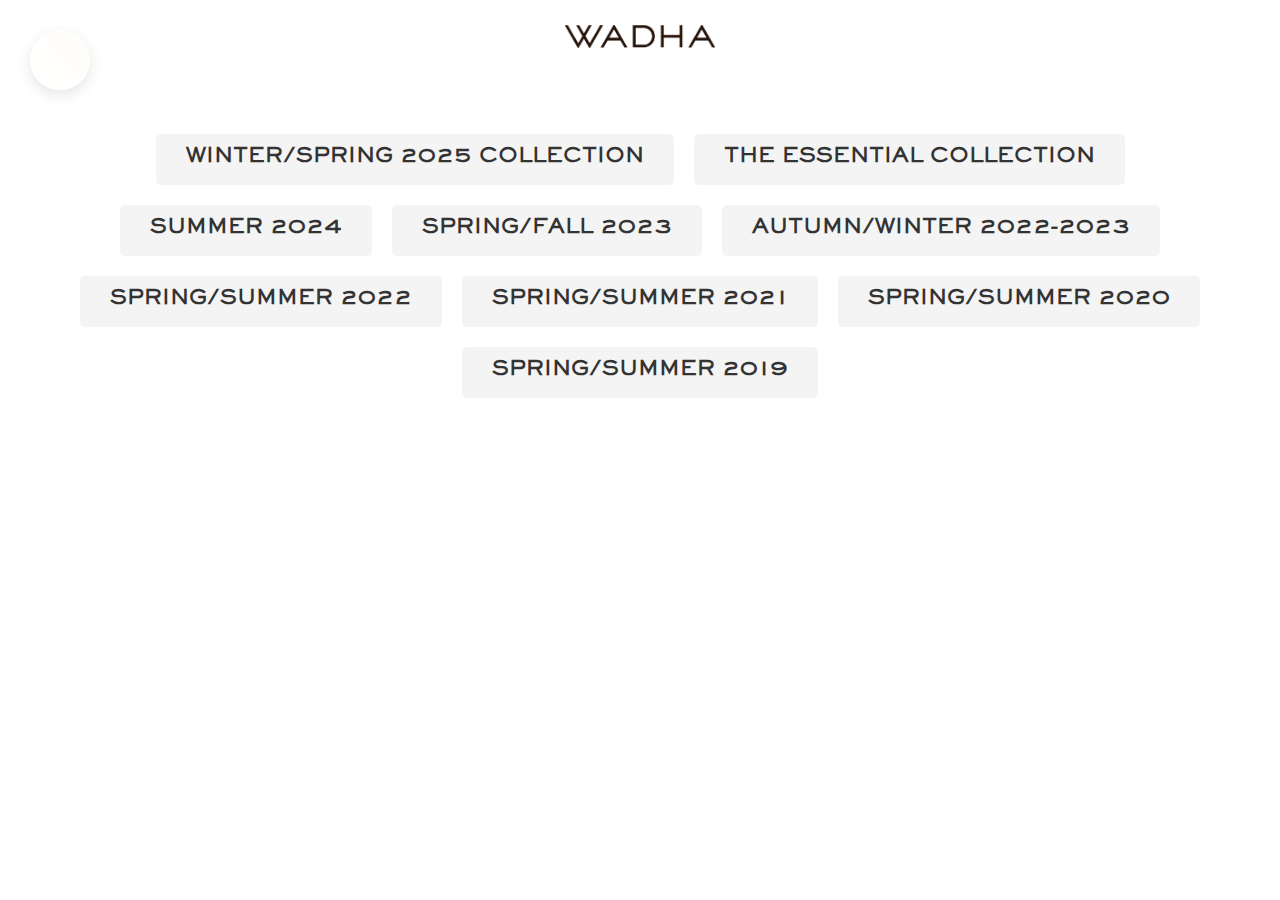
<file: collections.html>
<!DOCTYPE html>
<html lang="en">

<head>
    <meta charset="UTF-8">
    <meta name="viewport" content="width=device-width, initial-scale=1.0">
    <title>COLLECTIONS</title>
    <link rel="stylesheet" href="styles/style.css">

</head>

<body>
    <header>
        <div class="logo-container">
            <img class="wadha_logo" src="images/wadha.logo.jpg" alt="">
        </div>
        <button class="back-button" onclick="goBack()">
            <i class="fas fa-arrow-left"></i>
        </button>
    </header>
    <main>
        <div class="product-row-container">
            <ul class="row-box">
                <li><a class="row-item" href="WinterSpring2025.html">WINTER/SPRING 2025 COLLECTION</a></li>
                <li><a class="row-item" href="">THE ESSENTIAL COLLECTION</a></li>
                <li><a class="row-item" href="">SUMMER 2024</a></li>
                <li><a class="row-item" href="">SPRING/FALL 2023</a></li>
                <li><a class="row-item" href="">AUTUMN/WINTER 2022-2023</a></li>
                <li><a class="row-item" href="">SPRING/SUMMER 2022</a></li>
                <li><a class="row-item" href="">SPRING/SUMMER 2021</a></li>
                <li><a class="row-item" href="">SPRING/SUMMER 2020</a></li>
                <li><a class="row-item" href="">SPRING/SUMMER 2019</a></li>
            </ul>
        </div>

    </main>
    <footer>

    </footer>
    <script>
        function goBack() {
            window.history.back();
        }
    </script>
</body>

</html>
</file>
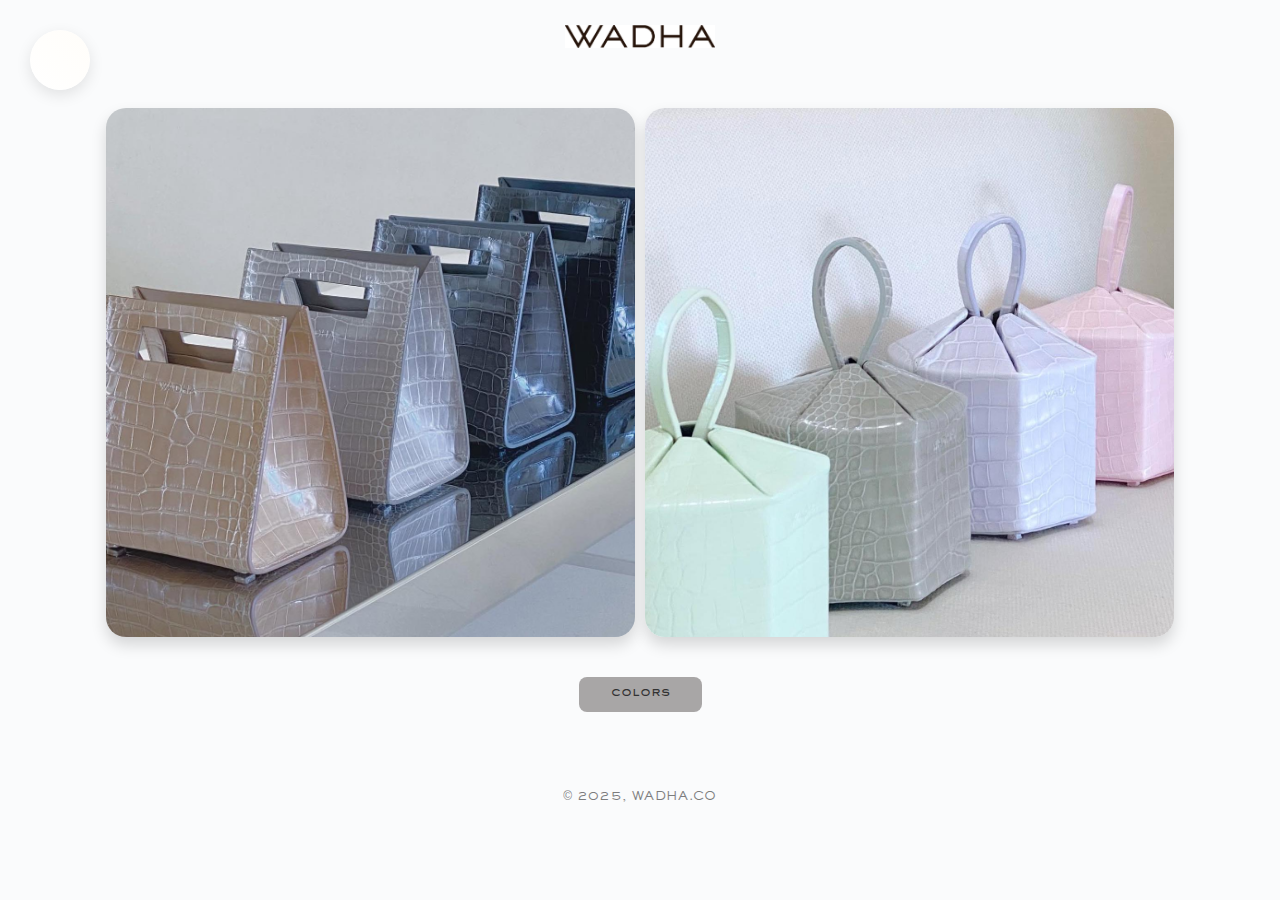
<file: ExoticBags.html>
<!DOCTYPE html>
<html lang="en">

<head>
  <meta charset="UTF-8" />
  <meta name="viewport" content="width=device-width, initial-scale=1.0" />
  <title>LeatherBags</title>
  <link rel="stylesheet" href="styles/style.css">
  <link rel="stylesheet" href="styles/section.css">
  <style>
  /* Reset & base */
*, *::before, *::after {
  margin: 0;
  padding: 0;
  box-sizing: border-box;
}

#viewGalleryBtn {
  display: block;                  /* block-level for margin auto centering */
  margin: 20px auto 60px auto;    /* top margin and larger bottom margin */
  padding: 12px 32px;
  cursor: pointer;
  border-radius: 8px;
  border: none;         /* border matches text color */
  background-color: #949191;      /* light gray background */
  color: #000000;                    /* dark gray text */
  opacity: 0.8;                   /* slight transparency */
  max-width: 200px;               /* optional max width */
  text-align: center;
  transition: background-color 0.3s, color 0.3s, border-color 0.3s;
}

#viewGalleryBtn:hover,
#viewGalleryBtn:focus {
  background-color: #000000;      /* black background on hover */
  color: #fff;                   /* white text on hover */
  border-color: #000;            /* border turns black on hover */
  outline: none;
  opacity: 1;                    /* remove opacity on hover */
}


/* Exotic bags container */
.exotic-bags-cover {
  display: flex;
  flex-wrap: wrap;
  gap: 10px;
  justify-content: center;
  align-items: flex-start;
  background: #fafbfc;
  padding: 10px 12px;
  max-width: 1200px;
  margin: 0 auto 30px auto;  /* Added 30px bottom margin for spacing under images */
}

/* Exotic bag images */
.exotic-bags-cover img {
  width: 45%;               /* default for large screens */
  aspect-ratio: 1 / 1;
  height: auto;
  object-fit: cover;
  box-shadow: 0 8px 15px rgba(0, 0, 0, 0.15);
  border-radius: 20px;
  flex-shrink: 0;
  transition: box-shadow 0.3s ease;
  background: #fff;
  display: block;
  cursor: pointer;
}
.exotic-bags-cover img:hover {
  box-shadow: 0 12px 25px rgba(0, 0, 0, 0.3);
}

/* Tablets and small laptops */
@media (max-width: 900px) and (min-width: 601px) {
  .exotic-bags-cover {
    padding: 10px 10px;
  }
  .exotic-bags-cover img {
    width: 65%;
  }
}

/* Small devices (phones, small tablets) */
@media (max-width: 600px) {
  .exotic-bags-cover {
    flex-direction: column;
    gap: 12px;
    padding: 10px 10px;
    margin-bottom: 20px;  /* slightly smaller bottom margin on small screens */
  }
  .exotic-bags-cover img {
    width: 90%;
    aspect-ratio: initial; /* reset for column layout */
  }
  #viewGalleryBtn {
    max-width: 90%;
    padding: 12px 20px;
    font-size: 1rem;
    margin-bottom: 25px; /* consistent bottom margin */
  }
}

/* Extra small devices */
@media (max-width: 400px) {
  .exotic-bags-cover img {
    width: 95%;
  }
  .logo-container {
    margin-top: 6px;
    padding: 0 8px;
  }
  #viewGalleryBtn {
    max-width: 95%;
    padding: 10px 16px;
    font-size: 0.9rem;
    margin-bottom: 20px;
  }
}


  </style>
</head>

<body>

  <header>
    <div class="logo-container">
      <img class="wadha_logo" src="images/wadha.logo.jpg" alt="Wadha Logo" />
    </div>
    <button class="back-button" onclick="goBack()" aria-label="Go back">
      <i class="fas fa-arrow-left"></i>
    </button>
  </header>



  <div class="exotic-bags-cover">
    <img src="images/BAGS/exotic-bags/ExoticBags-VIEW-f3.jpeg" alt="">
    <img src="images/BAGS/exotic-bags/ExoticBags-VIEW-f2.jpeg" alt="">
  </div>
  <button id="viewGalleryBtn" type="button">
    colors
  </button>



  <!-- footer -->
  <footer>
    <small class="footer-section">© 2025, WADHA.CO</small>
  </footer>

  <!-- JS code -->
  <script>
    document.getElementById('viewGalleryBtn').addEventListener('click', () => {
      window.location.href = 'gallery.html'; // Update as needed
    });

    function goBack() {
      if (window.history.length > 1 && document.referrer !== "") {
        window.history.back();
      } else {
        window.location.href = 'bags.html'; // Set your fallback URL
      }
    }


  </script>
</body>

</html>
</file>
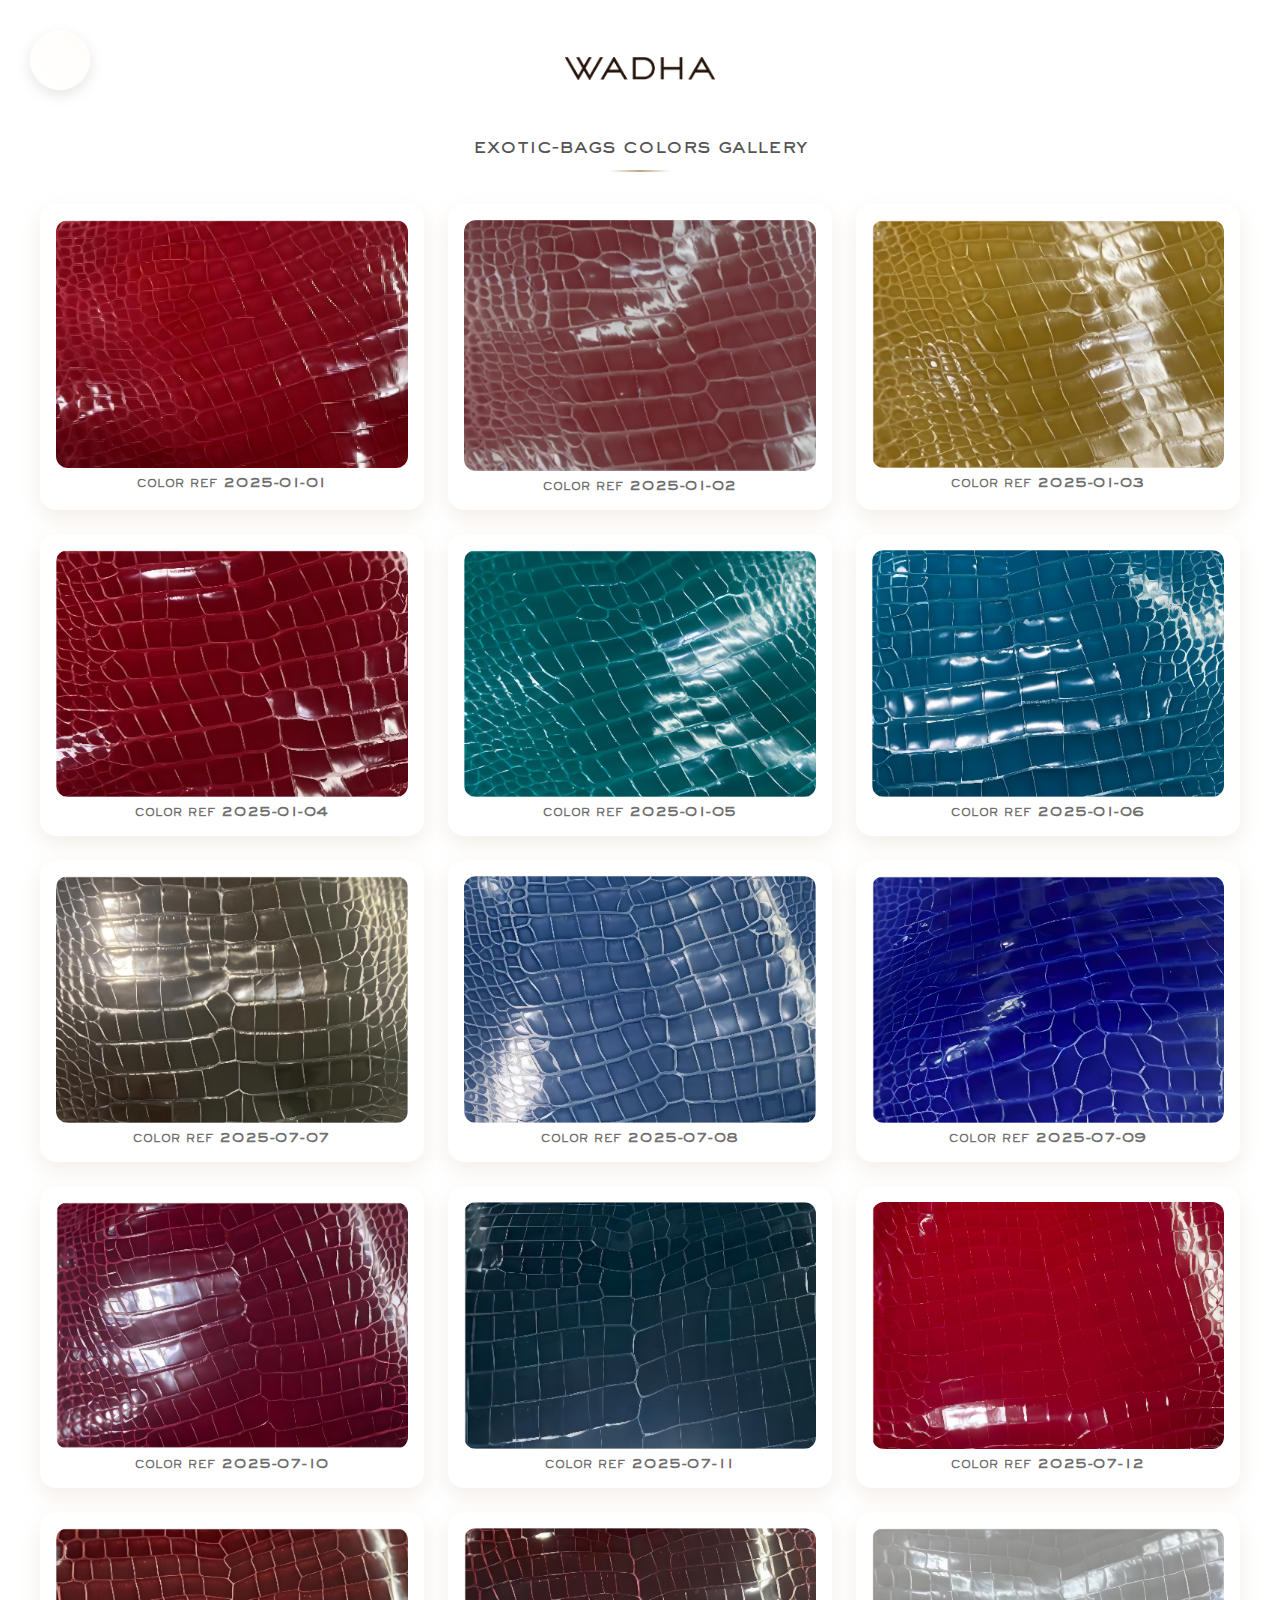
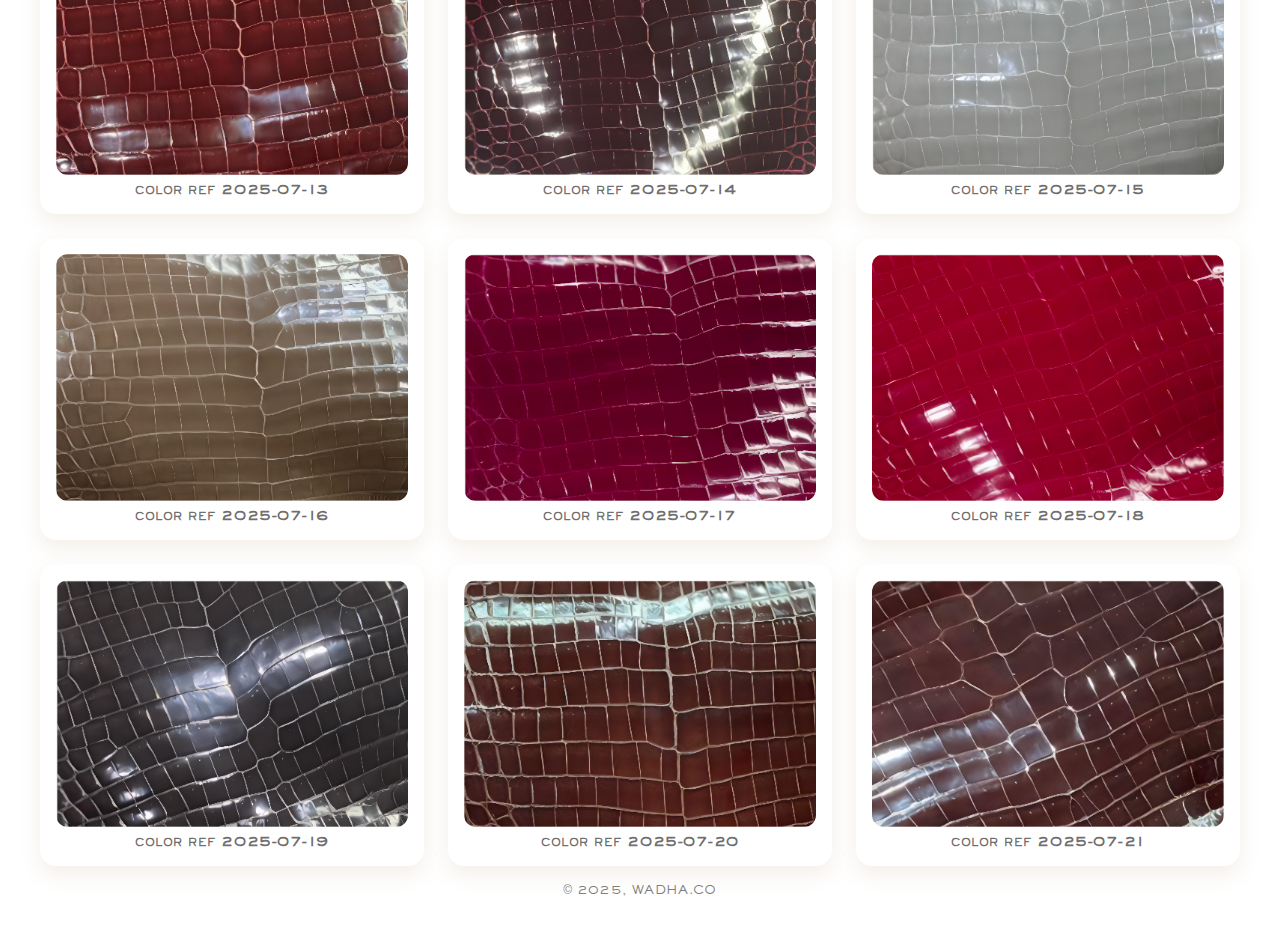
<file: gallery.html>
<!DOCTYPE html>
<html lang="en">
<head>
  <meta charset="UTF-8" />
  <meta name="viewport" content="width=device-width, initial-scale=1" />
  <title>ExoticBags-Colors-Gallery</title>
  <link rel="stylesheet" href="styles/style.css">
  <style>
   
    body {
      margin: 0;
      background: #fff;
      color: #1a1a1a;
      min-height: 100vh;
      padding: 2rem;
      display: flex;
      flex-direction: column;
      align-items: center;
      box-sizing: border-box;
    }

    /* Heading style */
    h1 {
      font-weight: 300;
      font-size: 20px;
      margin-bottom: 2rem;
      position: relative;
      color: #2a2a2a;
      user-select: text;
      opacity: 0.8;
    }
    h1::after {
      content: '';
      display: block;
      margin: 0.75rem auto 0 auto;
      width: 60px;
      height: 2px;
      background: linear-gradient(90deg, transparent, #b38f68, transparent);
      border-radius: 1px;
    }

    /* Container for the grid */
    .gallery-grid {
      display: grid;
      grid-template-columns: repeat(auto-fit, minmax(320px, 1fr));
      gap: 24px;
      max-width: 1200px;
      width: 100%;
    }

    /* Each gallery item */
    .gallery-item {
      background: transparent;
      border-radius: 16px;
      overflow: hidden;
      box-shadow: 0 8px 20px rgba(179, 143, 104, 0.15);
      cursor: pointer;
      text-align: center;
      padding: 1rem;
      transition: box-shadow 0.3s ease;
      user-select: none;
    }
    .gallery-item:hover {
      box-shadow: 0 12px 36px rgba(179, 143, 104, 0.25);
    }

    /* Images in gallery */
    .gallery-image {
      max-width: 100%;
      height: auto;
      border-radius: 12px;
      object-fit: contain;
      margin-bottom: 0.75rem;
      background: transparent;
      display: block;
    }

    /* Color name label */
    .gallery-label {
  font-weight: 600;
  font-variant: small-caps;
  font-size: 0.85rem;        /* smaller font size */
  color: rgba(73, 71, 71, 0.8); /* gray color with opacity */
  letter-spacing: 0.04em;
  user-select: none;
  margin-top: 0.25rem;      /* optional spacing */
}

  </style>
</head>
<body>
  <header>
    <div class="logo-container">
      <img class="wadha_logo" src="images/wadha.logo.jpg" alt="Wadha Logo" />
    </div>
    <button class="back-button" onclick="goBack()" aria-label="Go back">
      <i class="fas fa-arrow-left"></i>
    </button>
  </header>

  <h1>exotic-bags colors gallery</h1>

  

  <div class="gallery-grid" id="galleryGrid"></div>
 <!-- footer -->
  <footer>
    <small class="footer-section">© 2025, WADHA.CO</small>
  </footer>
  <script>
    // Your same colorRefs array as in main selector page
    const colorRefs = [
      { image: 'images/BAGS/exotic-bags/Color-01.png', name: 'color ref 2025-01-01' },
      { image: 'images/BAGS/exotic-bags/Color-02.png', name: 'color ref 2025-01-02' },
      { image: 'images/BAGS/exotic-bags/Color-03.png', name: 'color ref 2025-01-03' },
      { image: 'images/BAGS/exotic-bags/Color-04.png', name: 'color ref 2025-01-04' },
      { image: 'images/BAGS/exotic-bags/Color-05.png', name: 'color ref 2025-01-05' },
      { image: 'images/BAGS/exotic-bags/Color-06.png', name: 'color ref 2025-01-06' },
      { image: 'images/BAGS/exotic-bags/Color-07.png', name: 'color ref 2025-07-07' },
      { image: 'images/BAGS/exotic-bags/Color-08.png', name: 'color ref 2025-07-08' },
      { image: 'images/BAGS/exotic-bags/Color-09.png', name: 'color ref 2025-07-09' },
      { image: 'images/BAGS/exotic-bags/Color-10.png', name: 'color ref 2025-07-10' },
      { image: 'images/BAGS/exotic-bags/Color-11.png', name: 'color ref 2025-07-11' },
      { image: 'images/BAGS/exotic-bags/Color-12.png', name: 'color ref 2025-07-12' },
      { image: 'images/BAGS/exotic-bags/Color-13.png', name: 'color ref 2025-07-13' },
      { image: 'images/BAGS/exotic-bags/Color-14.png', name: 'color ref 2025-07-14' },
      { image: 'images/BAGS/exotic-bags/Color-15.png', name: 'color ref 2025-07-15' },
      { image: 'images/BAGS/exotic-bags/Color-16.png', name: 'color ref 2025-07-16' },
      { image: 'images/BAGS/exotic-bags/Color-17.png', name: 'color ref 2025-07-17' },
      { image: 'images/BAGS/exotic-bags/Color-18.png', name: 'color ref 2025-07-18' },
      { image: 'images/BAGS/exotic-bags/Color-19.png', name: 'color ref 2025-07-19' },
      { image: 'images/BAGS/exotic-bags/Color-20.png', name: 'color ref 2025-07-20' },
      { image: 'images/BAGS/exotic-bags/Color-21.png', name: 'color ref 2025-07-21' }
    ];

    const galleryGrid = document.getElementById('galleryGrid');

    // Build the gallery grid dynamically
    colorRefs.forEach(color => {
      const item = document.createElement('div');
      item.className = 'gallery-item';

      const img = document.createElement('img');
      img.src = color.image;
      img.alt = color.name;
      img.className = 'gallery-image';

      const label = document.createElement('div');
      label.className = 'gallery-label';
      label.textContent = color.name;

      item.appendChild(img);
      item.appendChild(label);

      galleryGrid.appendChild(item);
    });

    function goBack() {
      if (window.history.length > 1 && document.referrer !== "") {
        window.history.back();
      } else {
        window.location.href = 'ExoticBags.html'; // Set your fallback URL
      }
    }
  </script>

</body>
</html>
</file>
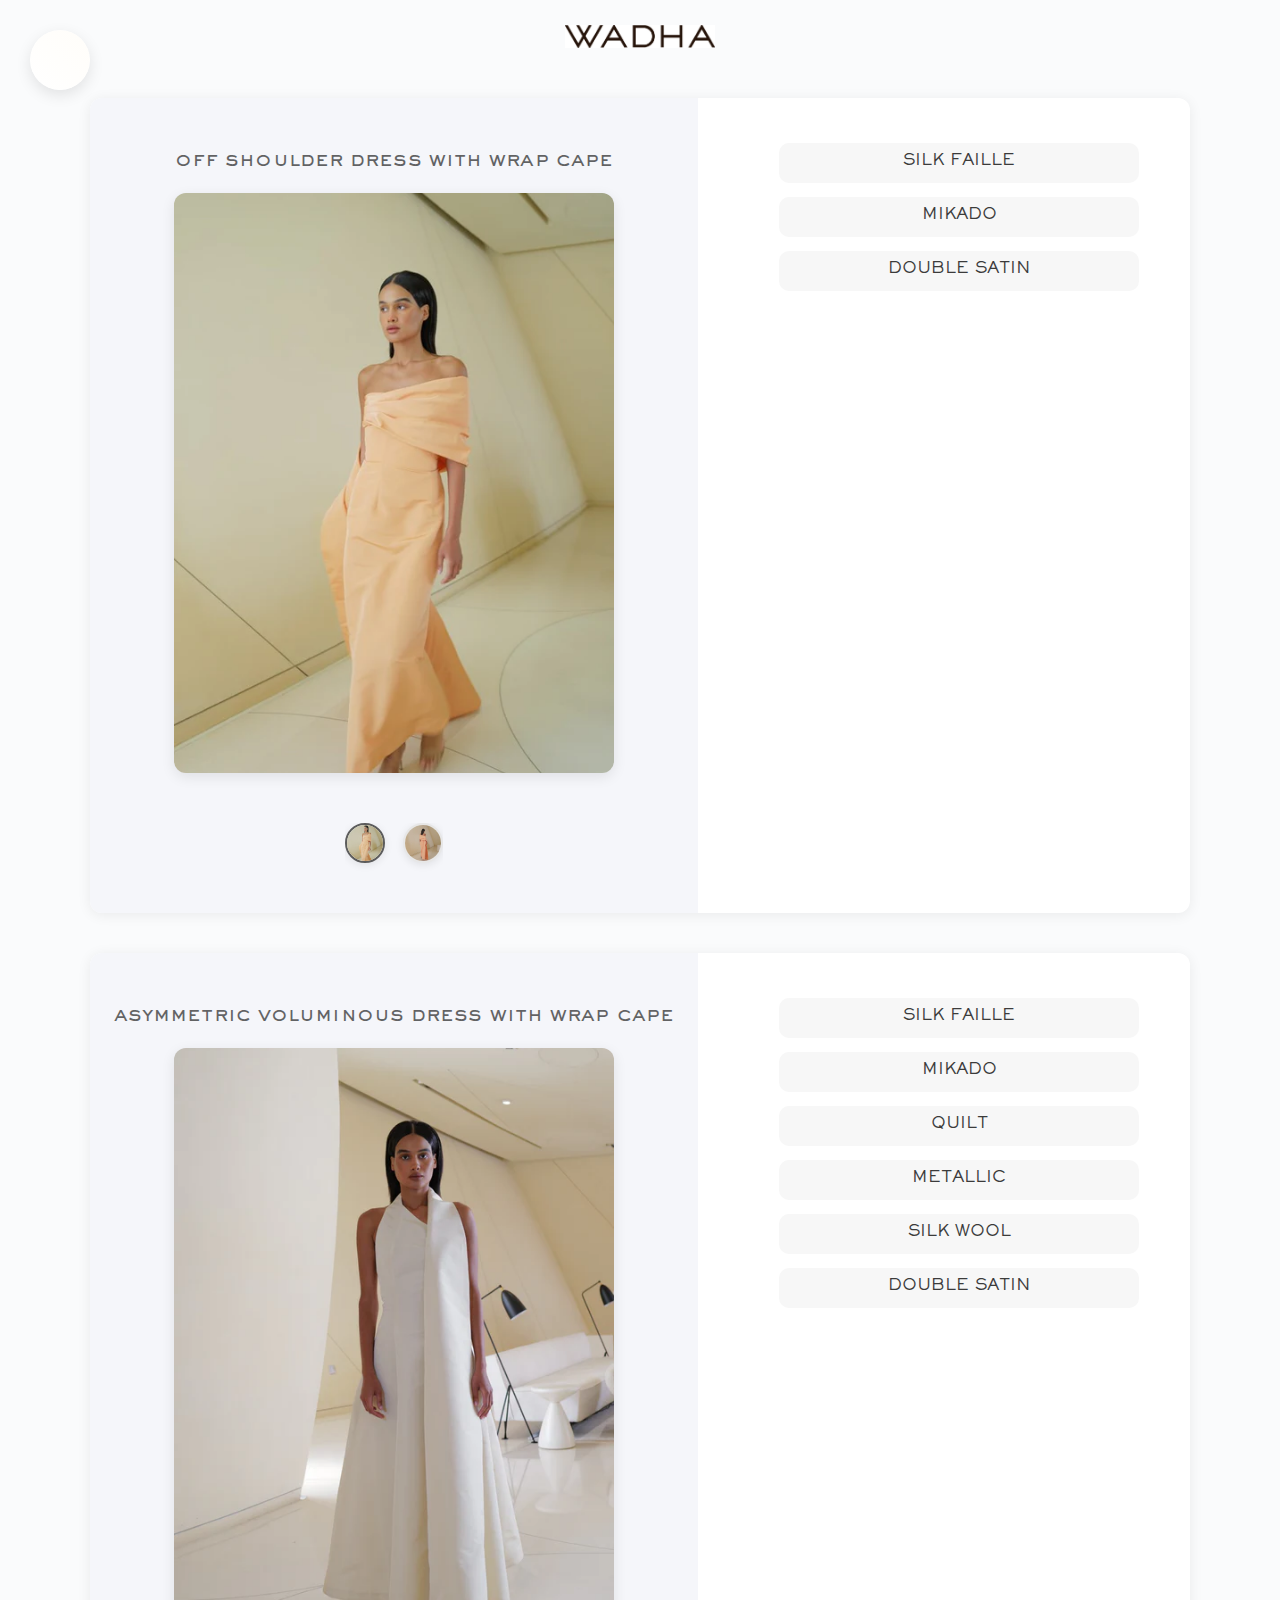
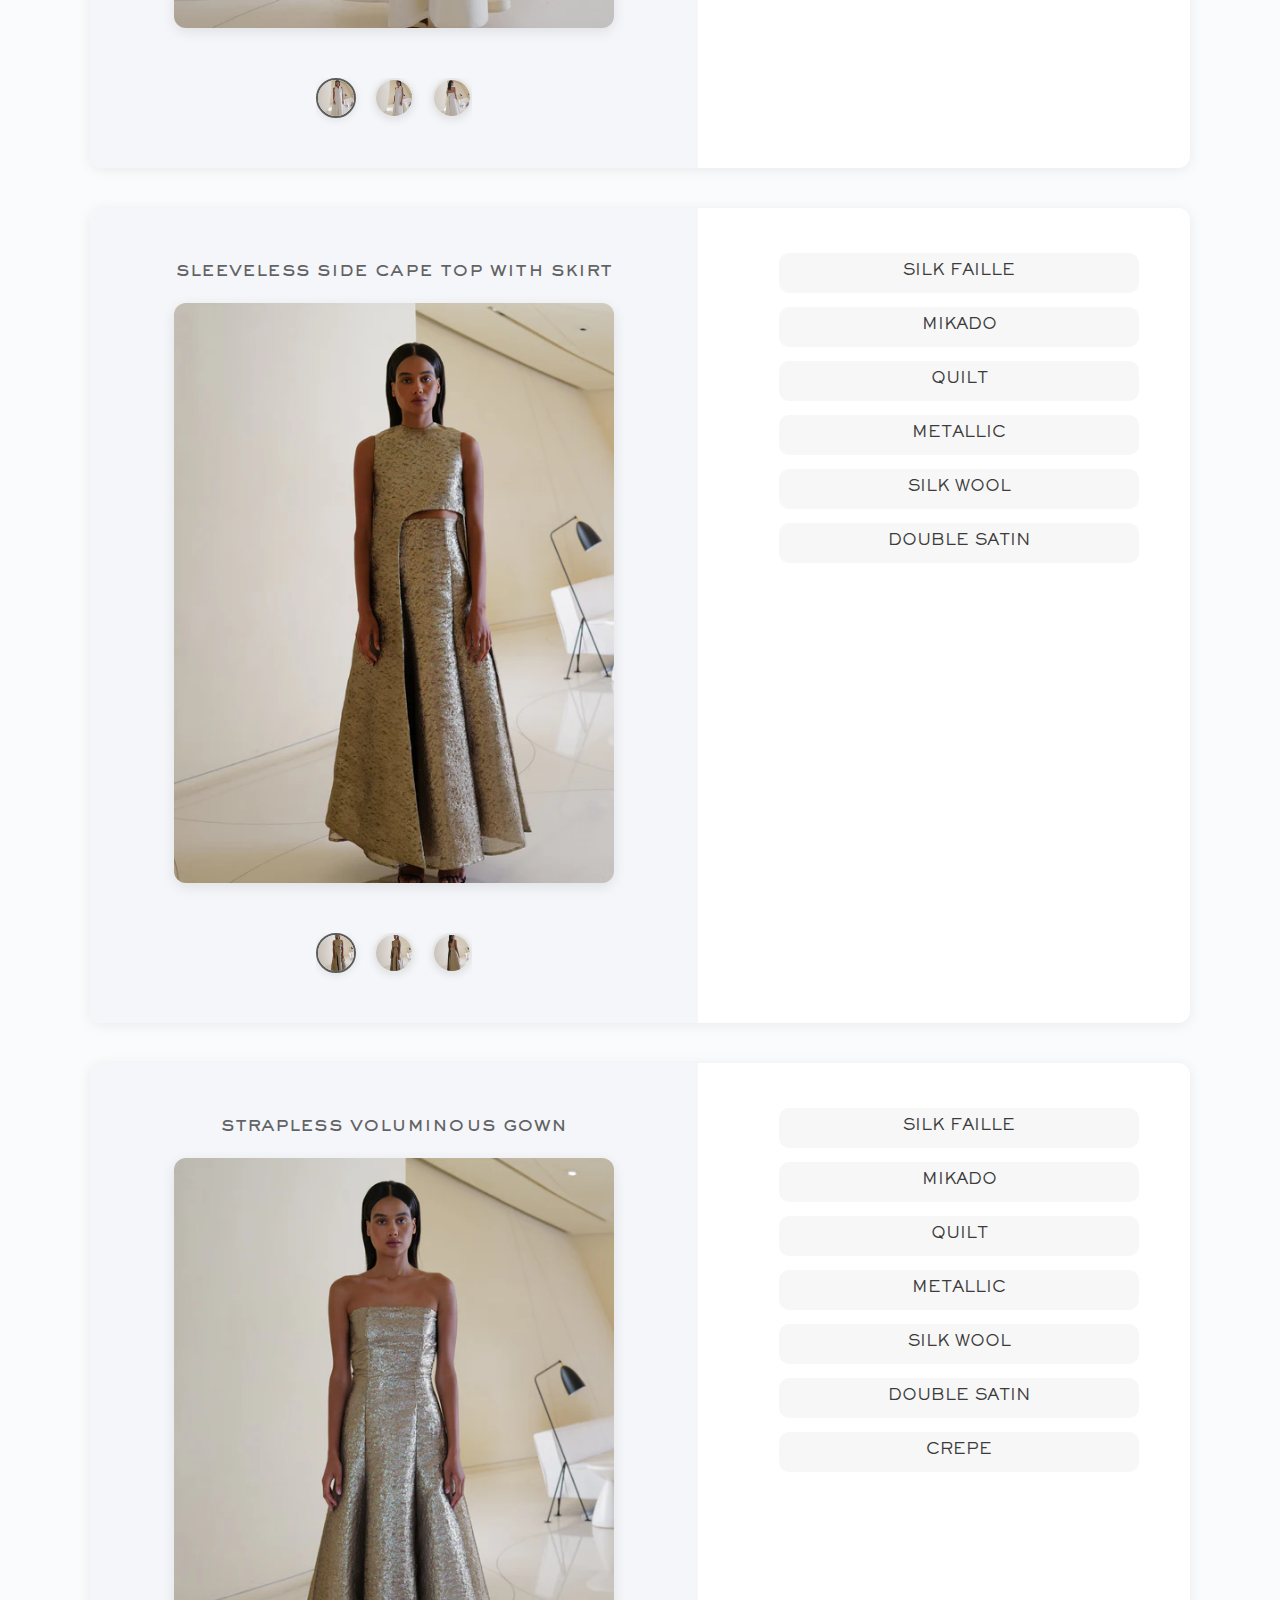
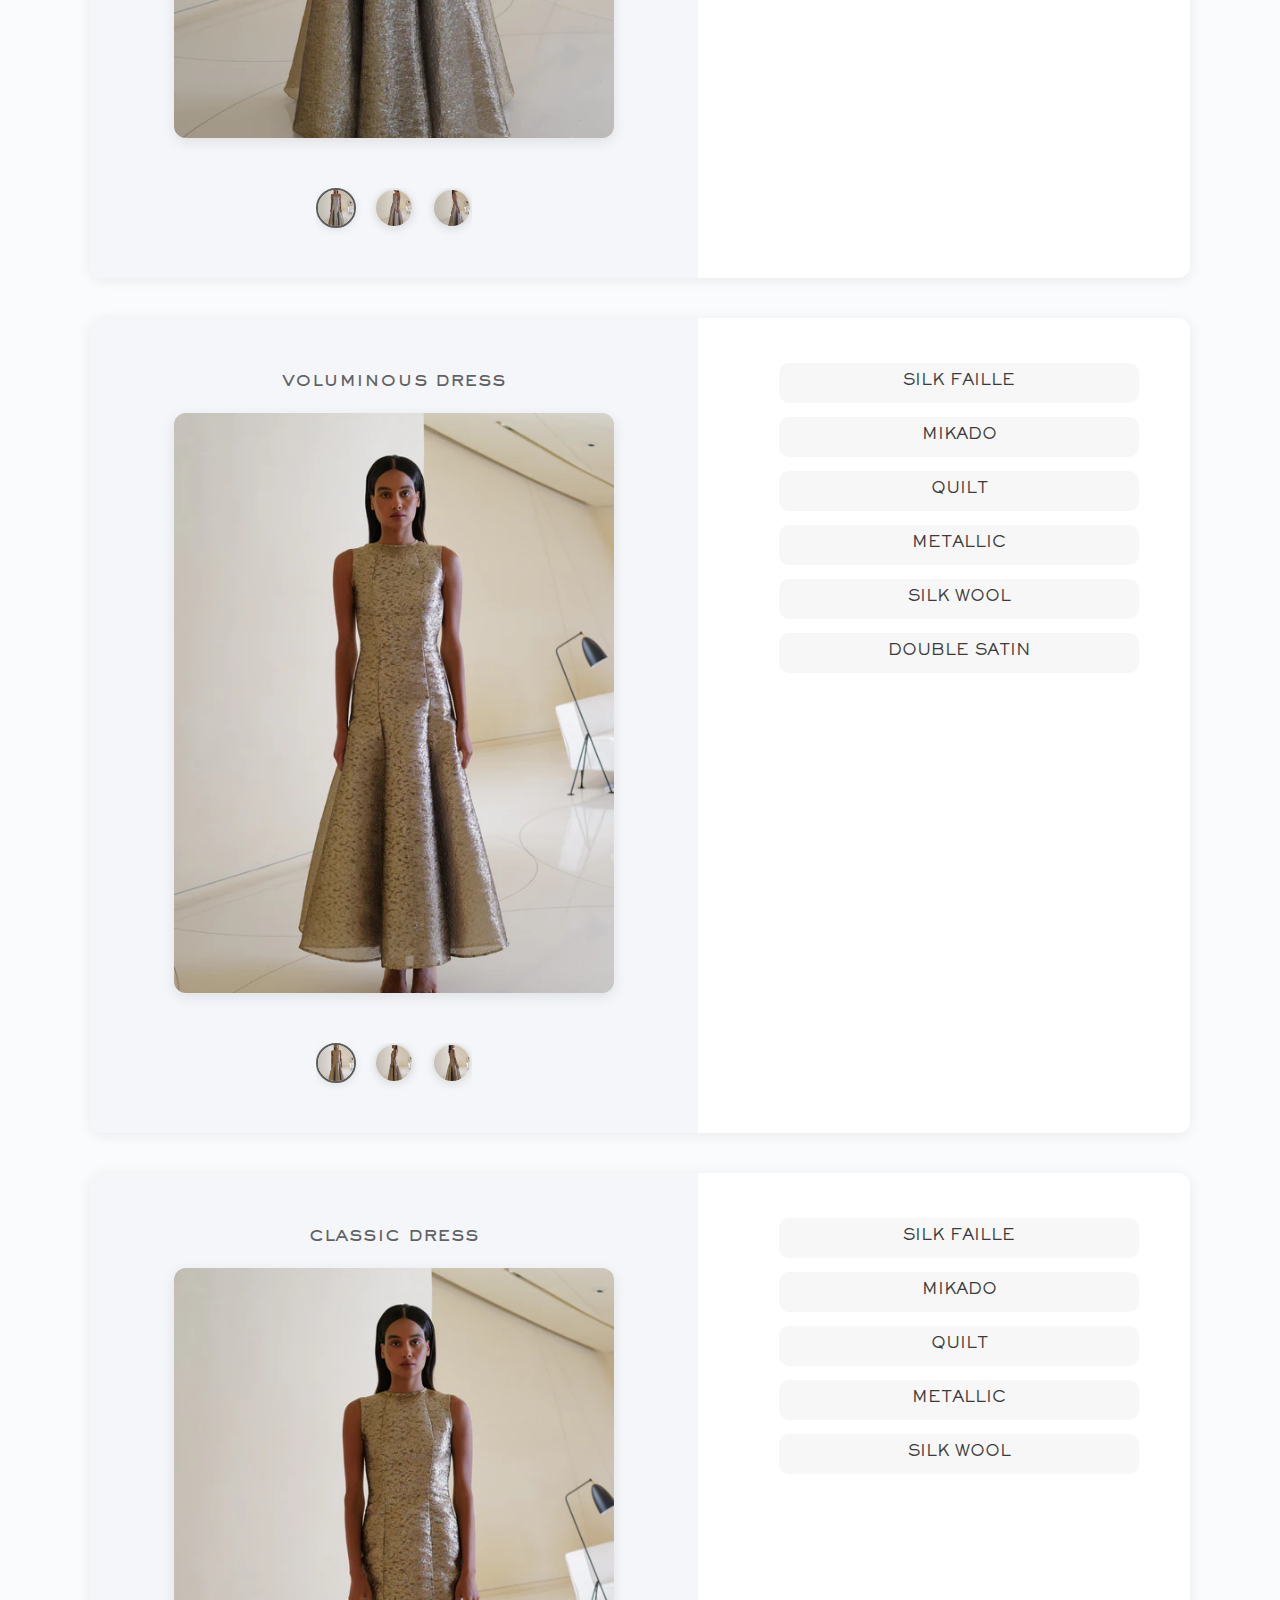
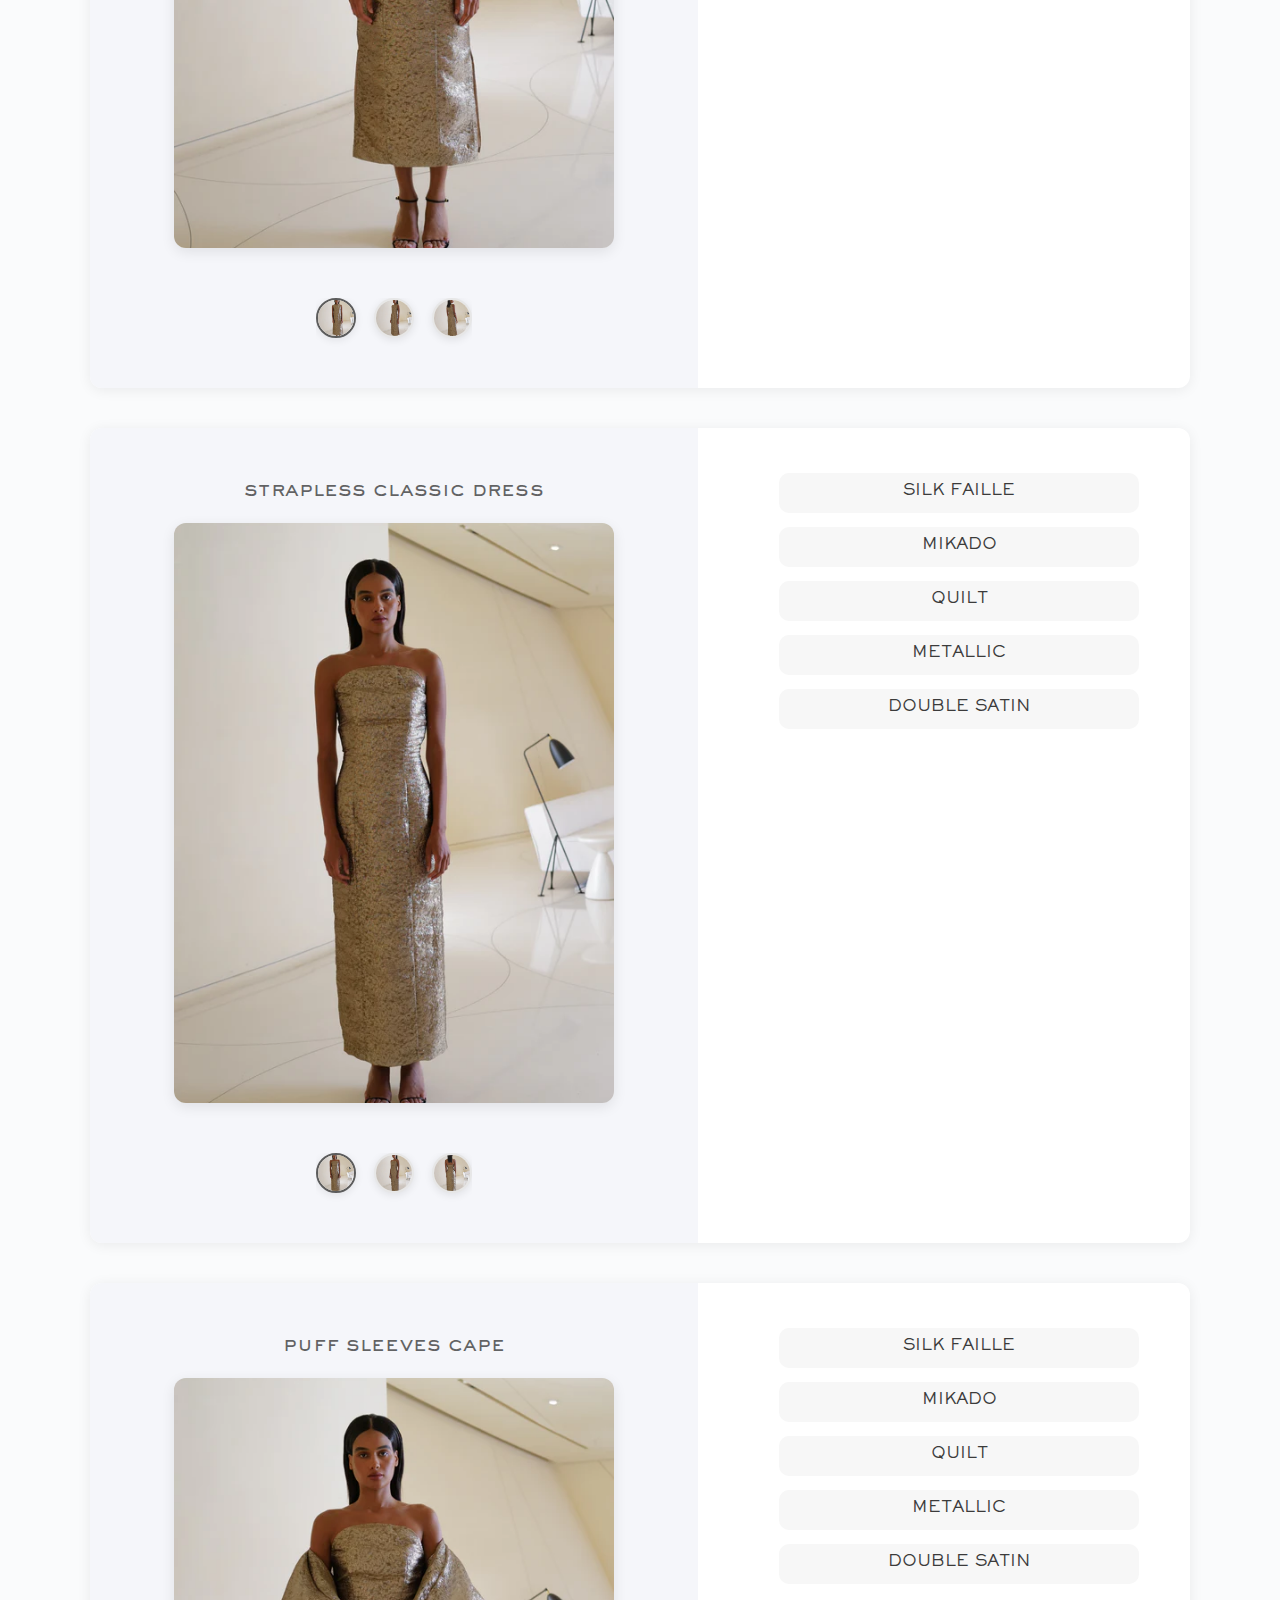
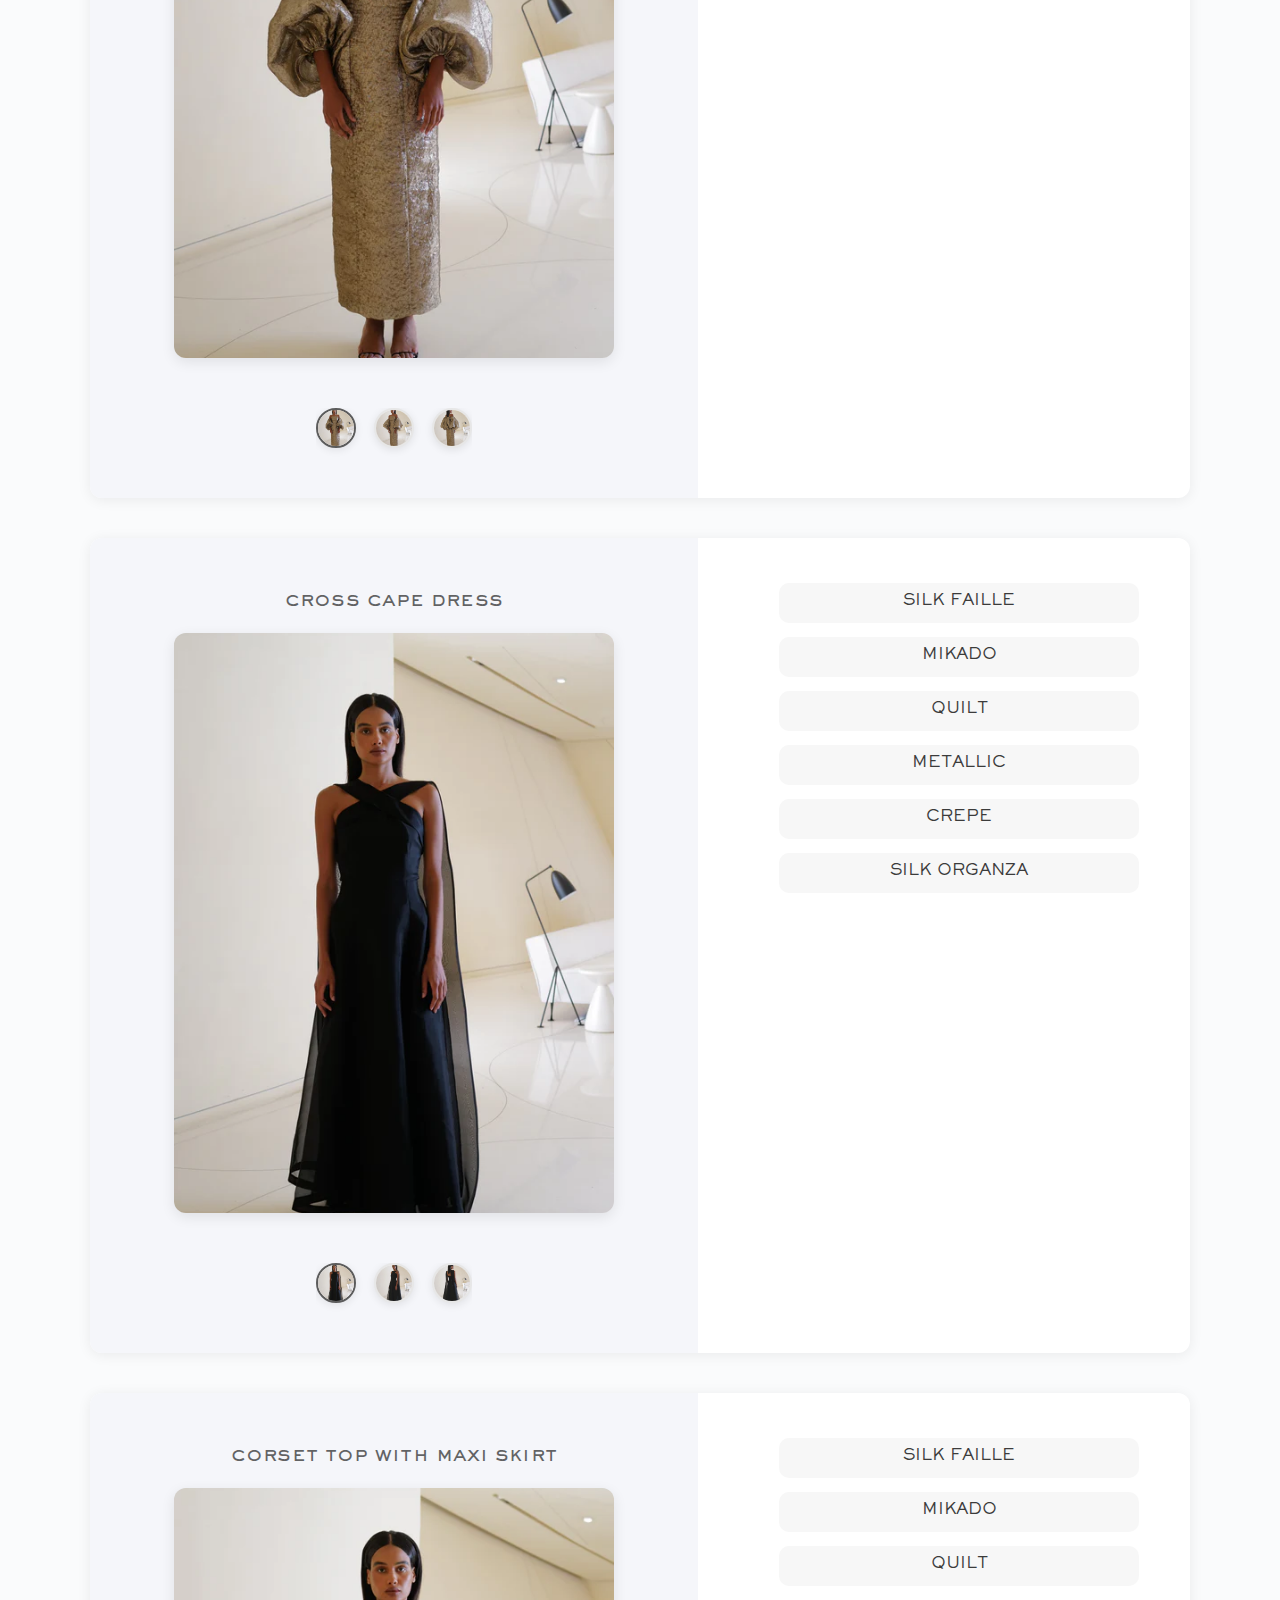
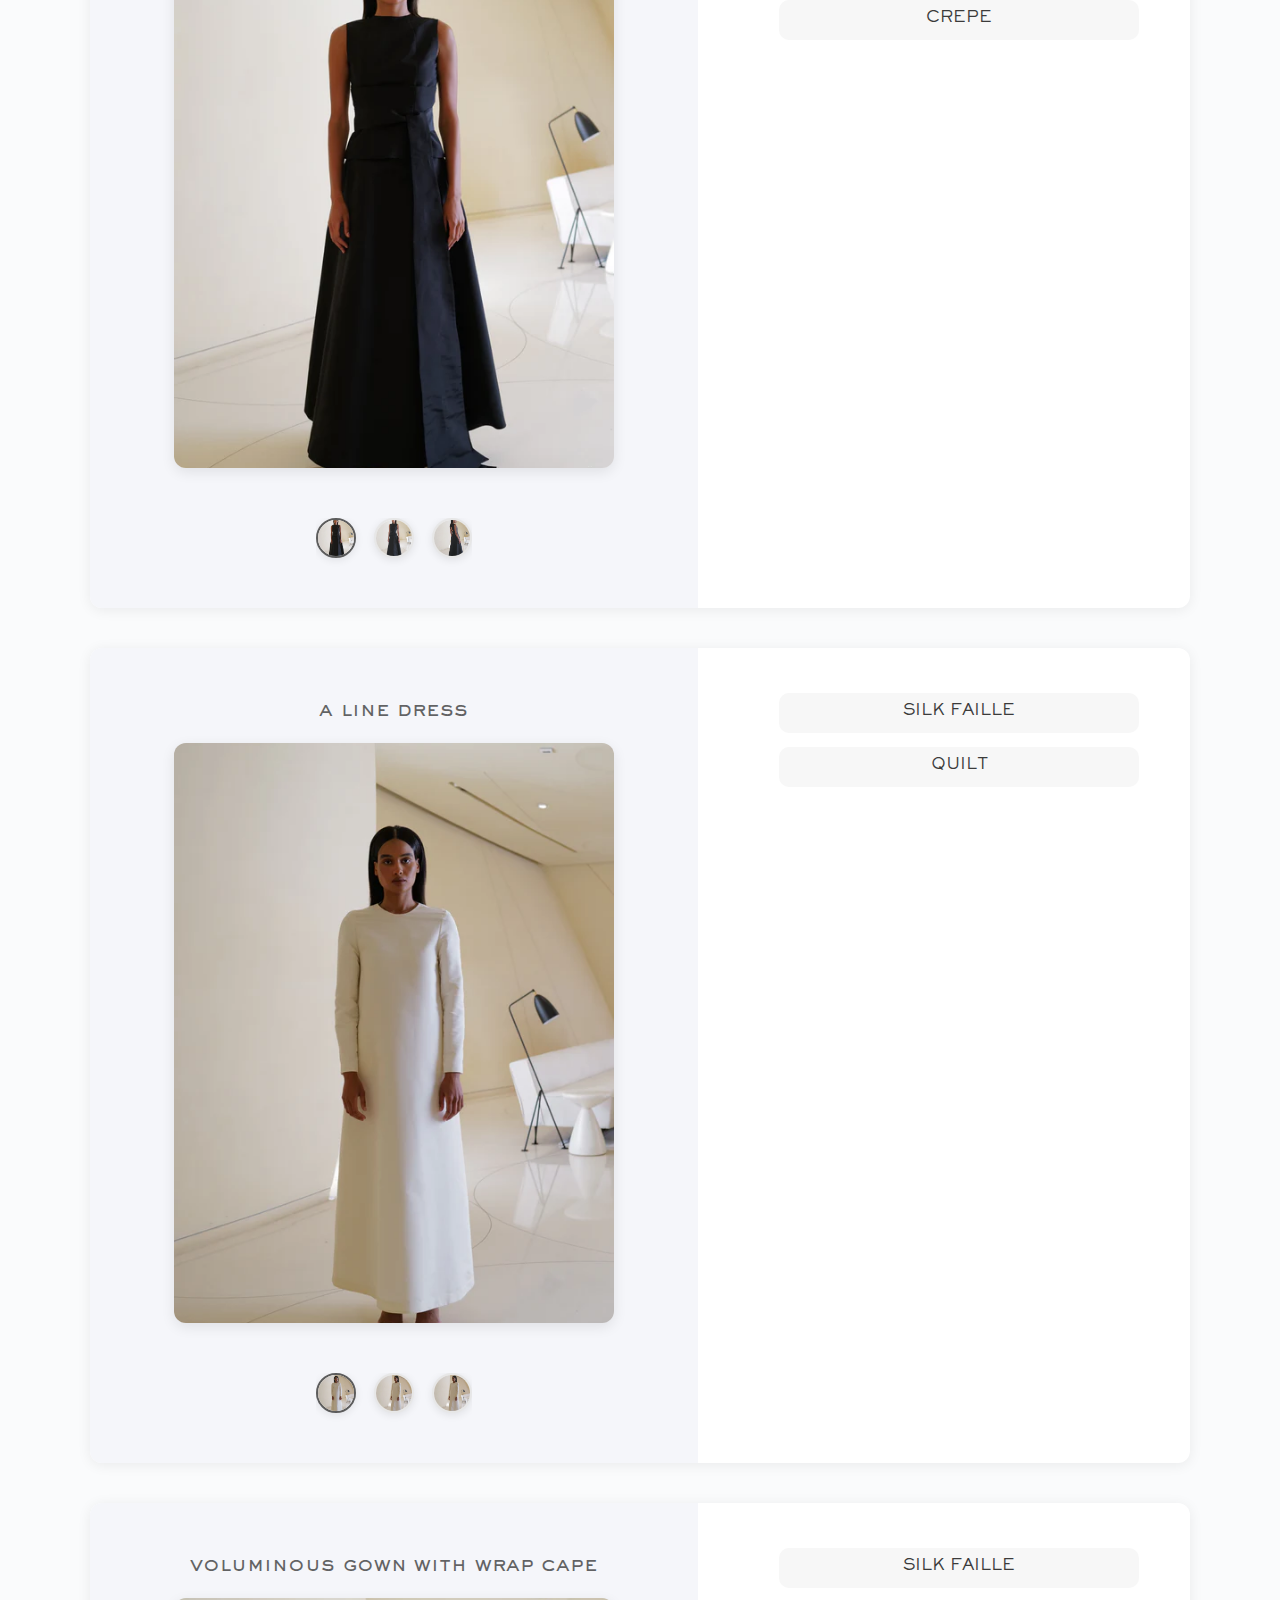
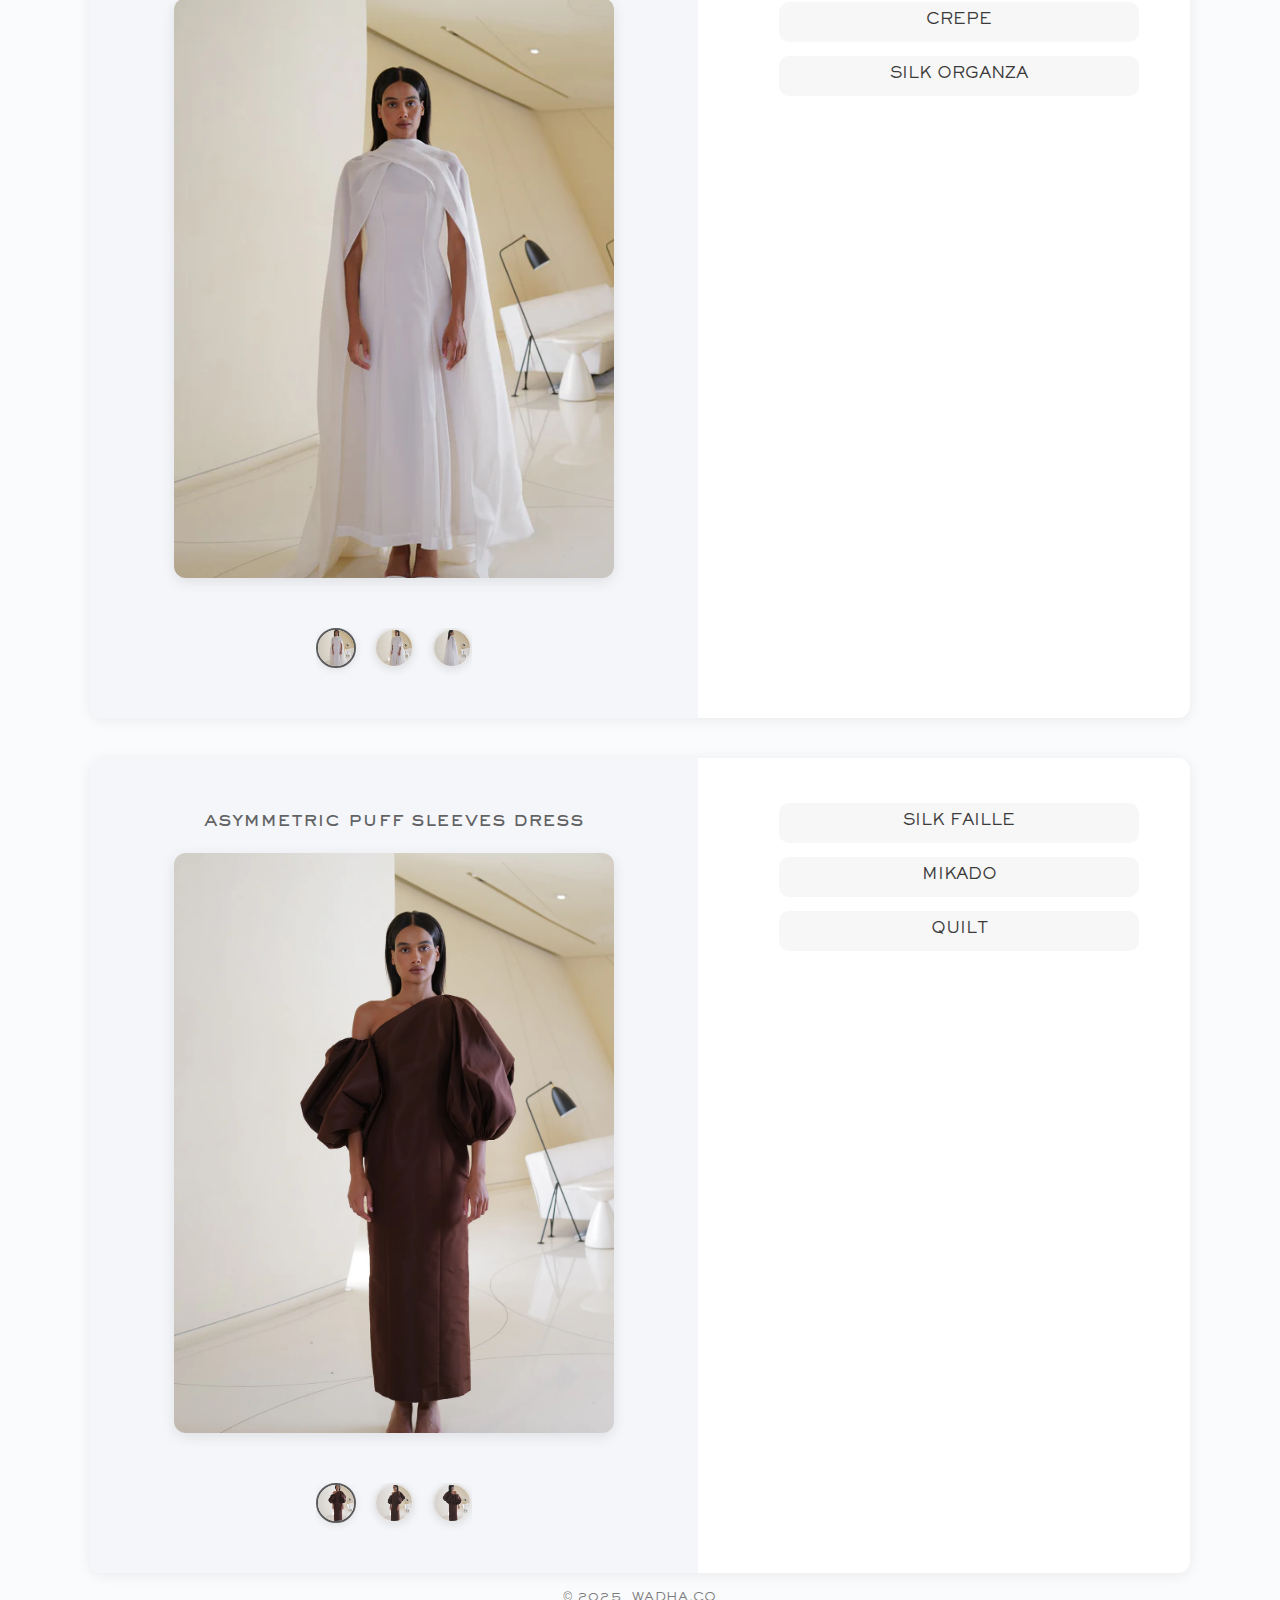
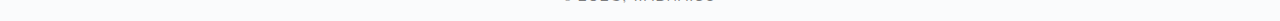
<file: SpringFall2023.html>
<!DOCTYPE html>
<html lang="en">

<head>
    <meta charset="UTF-8">
    <meta name="viewport" content="width=device-width, initial-scale=1.0">
    <title>SpringFall2023</title>
    <link rel="stylesheet" href="styles/style.css">
    <link rel="stylesheet" href="styles/section.css">
</head>

<body>
    <header>
        <div class="logo-container">
            <img class="wadha_logo" src="images/wadha.logo.jpg" alt="">
        </div>
        <button class="back-button" onclick="goBack()">
            <i class="fas fa-arrow-left"></i>
        </button>
    </header>
    <main>
<!-- ========= 1ST PRODUCT SECTION ========= -->
 <section>
      <input type="radio" name="imgslide-1" id="img1-1" checked>
      <input type="radio" name="imgslide-1" id="img2-1">
      <input type="checkbox" id="zoom-modal-1">

      <div class="container">
        <div class="image-section">
          <h3>off shoulder dress with wrap cape</h3>
          <div class="main-img-wrapper">
            <label for="zoom-modal-1" style="width:100%;height:100%;display:block;cursor:zoom-in;">
              <img class="main-img main-img-1" src="images/spring-fall-2023/Off shoulder dress with wrap cape-VIEW1.webp"
                alt="">
              <img class="main-img main-img-2" src="images/spring-fall-2023/Off shoulder dress with wrap cape-VIEW2.webp"
                alt="">
            </label>
          </div>
          <div class="color-bar">
            <label class="color-dot" for="img1-1" title="Black Velvet">
              <img src="images/spring-fall-2023/Off shoulder dress with wrap cape-VIEW1.webp" alt="">
            </label>
            <label class="color-dot" for="img2-1" title="Beige">
              <img src="images/spring-fall-2023/Off shoulder dress with wrap cape-VIEW2.webp" alt="">
            </label>
          </div>
        </div>
        <div class="fabric-section">
          <ul class="fabric-list">
            <li class="fabric-item">
              <input type="radio" name="fabric-1" id="fabric-1a" class="fabric-radio">
              <label for="fabric-1a" class="fabric-label" tabindex="0"> SILK FAILLE</label>
              <ul class="child-list">
                <li>BLACK</li>
                <li>BIANCO</li>
                <li>NAVY</li>
                <li>RED</li>
              </ul>
            </li>
            <li class="fabric-item">
              <input type="radio" name="fabric-1" id="fabric-1b" class="fabric-radio">
              <label for="fabric-1b" class="fabric-label" tabindex="0">MIKADO</label>
              <ul class="child-list">
                <li>MINT</li>
              </ul>
            </li>
            <li class="fabric-item">
              <input type="radio" name="fabric-1" id="fabric-1c" class="fabric-radio">
              <label for="fabric-1c" class="fabric-label" tabindex="0">DOUBLE SATIN</label>
              <ul class="child-list">
                <li>PINK ROSE</li>
              </ul>
            </li>
          </ul>
        </div>
      </div>
      <div class="zoom-overlay">
        <div class="zoom-img-box">
          <label for="zoom-modal-1" class="close-zoom" title="Close">&times;</label>
          <img class="zoom-img zoom-img-1" src="images/spring-fall-2023/Off shoulder dress with wrap cape-VIEW1.webp"
            alt="">
          <img class="zoom-img zoom-img-2" src="images/spring-fall-2023/Off shoulder dress with wrap cape-VIEW2.webp"
            alt="">
        </div>
      </div>
    </section>
<!-- ========= 2ND PRODUCT SECTION ========= -->
  <section>
    <input type="radio" name="imgslide-2" id="img1-2" checked>
    <input type="radio" name="imgslide-2" id="img2-2">
    <input type="radio" name="imgslide-2" id="img3-2">
    <input type="checkbox" id="zoom-modal-2">

    <div class="container">
      <div class="image-section">
        <h3>asymmetric voluminous dress with wrap cape</h3>
        <div class="main-img-wrapper">
          <label for="zoom-modal-2" style="width:100%;height:100%;display:block;cursor:zoom-in;">
            <img class="main-img main-img-1"
              src="images/spring-fall-2023/Asymmetric voluminous dress with wrap cape-VIEW1.webp" alt="">
            <img class="main-img main-img-2"
              src="images/spring-fall-2023/Asymmetric voluminous dress with wrap cape-VIEW2.webp" alt="">
            <img class="main-img main-img-3"
              src="images/spring-fall-2023/Asymmetric voluminous dress with wrap cape-VIEW3.webp" alt="">
          </label>
        </div>
        <div class="color-bar">
          <label class="color-dot" for="img1-2" title="View 1">
            <img src="images/spring-fall-2023/Asymmetric voluminous dress with wrap cape-VIEW1.webp" alt="">
          </label>
          <label class="color-dot" for="img2-2" title="View 2">
            <img src="images/spring-fall-2023/Asymmetric voluminous dress with wrap cape-VIEW2.webp" alt="">
          </label>
          <label class="color-dot" for="img3-2" title="View 3">
            <img src="images/spring-fall-2023/Asymmetric voluminous dress with wrap cape-VIEW3.webp" alt="">
          </label>
        </div>
      </div>
      <div class="fabric-section">
        <ul class="fabric-list">
          <li class="fabric-item">
            <input type="radio" name="fabric-2" id="fabric-2a" class="fabric-radio">
            <label for="fabric-2a" class="fabric-label" tabindex="0">SILK FAILLE</label>
            <ul class="child-list">
              <li>BLACK</li>
              <li>BIANCO</li>
              <li>NAVY</li>
              <li>RED</li>
            </ul>
          </li>
          <li class="fabric-item">
            <input type="radio" name="fabric-2" id="fabric-2b" class="fabric-radio">
            <label for="fabric-2b" class="fabric-label" tabindex="0">MIKADO</label>
            <ul class="child-list">
              <li>MINT</li>
            </ul>
          </li>
          <li class="fabric-item">
            <input type="radio" name="fabric-2" id="fabric-2c" class="fabric-radio">
            <label for="fabric-2c" class="fabric-label" tabindex="0">QUILT</label>
            <ul class="child-list">
              <li>BLACK</li>
              <li>BEIGE</li>
              <li>BLACK VELVET</li>
              <li>NAVY VELVET</li>
            </ul>
          </li>
          <li class="fabric-item">
            <input type="radio" name="fabric-2" id="fabric-2d" class="fabric-radio">
            <label for="fabric-2d" class="fabric-label" tabindex="0">METALLIC</label>
            <ul class="child-list">
              <li>GOLD</li>
              <li>BLACK</li>
            </ul>
          </li>
           <li class="fabric-item">
            <input type="radio" name="fabric-2" id="fabric-2e" class="fabric-radio">
            <label for="fabric-2e" class="fabric-label" tabindex="0">SILK WOOL</label>
            <ul class="child-list">
              <li>BLACK</li>
              <li>OFF WHITE</li>
            </ul>
          </li>
           <li class="fabric-item">
            <input type="radio" name="fabric-2" id="fabric-2f" class="fabric-radio">
            <label for="fabric-2f" class="fabric-label" tabindex="0">DOUBLE SATIN</label>
            <ul class="child-list">
              <li>PINK ROSE</li>
            </ul>
          </li>
        </ul>
      </div>
    </div>
    <div class="zoom-overlay">
      <div class="zoom-img-box">
        <label for="zoom-modal-2" class="close-zoom" title="Close">&times;</label>
        <img class="zoom-img zoom-img-1" src="images/spring-fall-2023/Asymmetric voluminous dress with wrap cape-VIEW1.webp"
          alt="">
        <img class="zoom-img zoom-img-2" src="images/spring-fall-2023/Asymmetric voluminous dress with wrap cape-VIEW2.webp"
          alt="">
        <img class="zoom-img zoom-img-3" src="images/spring-fall-2023/Asymmetric voluminous dress with wrap cape-VIEW3.webp"
          alt="">
      </div>
    </div>
  </section>
<!-- ========= 3RD PRODUCT SECTION ========= -->
  <section>
    <input type="radio" name="imgslide-3" id="img1-3" checked>
    <input type="radio" name="imgslide-3" id="img2-3">
    <input type="radio" name="imgslide-3" id="img3-3">
    <input type="checkbox" id="zoom-modal-3">

    <div class="container">
      <div class="image-section">
        <h3>sleeveless side cape top with skirt</h3>
        <div class="main-img-wrapper">
          <label for="zoom-modal-3" style="width:100%;height:100%;display:block;cursor:zoom-in;">
            <img class="main-img main-img-1"
              src="images/spring-fall-2023/Sleeveless side cape top with skirt-VIEW1.webp" alt="">
            <img class="main-img main-img-2"
              src="images/spring-fall-2023/Sleeveless side cape top with skirt-VIEW2.webp" alt="">
            <img class="main-img main-img-3"
              src="images/spring-fall-2023/Sleeveless side cape top with skirt-VIEW3.webp" alt="">
          </label>
        </div>
        <div class="color-bar">
          <label class="color-dot" for="img1-3" title="View 1">
            <img src="images/spring-fall-2023/Sleeveless side cape top with skirt-VIEW1.webp" alt="">
          </label>
          <label class="color-dot" for="img2-3" title="View 2">
            <img src="images/spring-fall-2023/Sleeveless side cape top with skirt-VIEW2.webp" alt="">
          </label>
          <label class="color-dot" for="img3-3" title="View 3">
            <img src="images/spring-fall-2023/Sleeveless side cape top with skirt-VIEW3.webp" alt="">
          </label>
        </div>
      </div>
      <div class="fabric-section">
        <ul class="fabric-list">
          <li class="fabric-item">
            <input type="radio" name="fabric-3" id="fabric-3a" class="fabric-radio">
            <label for="fabric-3a" class="fabric-label" tabindex="0">SILK FAILLE</label>
            <ul class="child-list">
              <li>BLACK</li>
              <li>BIANCO</li>
              <li>NAVY</li>
              <li>RED</li>
            </ul>
          </li>
          <li class="fabric-item">
            <input type="radio" name="fabric-3" id="fabric-3b" class="fabric-radio">
            <label for="fabric-3b" class="fabric-label" tabindex="0">MIKADO</label>
            <ul class="child-list">
              <li>MINT</li>
            </ul>
          </li>
          <li class="fabric-item">
            <input type="radio" name="fabric-3" id="fabric-3c" class="fabric-radio">
            <label for="fabric-3c" class="fabric-label" tabindex="0">QUILT</label>
            <ul class="child-list">
              <li>BLACK</li>
              <li>BEIGE</li>
              <li>BLACK VELVET</li>
              <li>NAVY VELVET</li>
            </ul>
          </li>
          <li class="fabric-item">
            <input type="radio" name="fabric-3" id="fabric-3d" class="fabric-radio">
            <label for="fabric-3d" class="fabric-label" tabindex="0">METALLIC</label>
            <ul class="child-list">
              <li>GOLD</li>
              <li>BLACK</li>
            </ul>
          </li>
           <li class="fabric-item">
            <input type="radio" name="fabric-3" id="fabric-3e" class="fabric-radio">
            <label for="fabric-3e" class="fabric-label" tabindex="0">SILK WOOL</label>
            <ul class="child-list">
              <li>BLACK</li>
              <li>OFF WHITE</li>
            </ul>
          </li>
           <li class="fabric-item">
            <input type="radio" name="fabric-3" id="fabric-3f" class="fabric-radio">
            <label for="fabric-3f" class="fabric-label" tabindex="0">DOUBLE SATIN</label>
            <ul class="child-list">
              <li>PINK ROSE</li>
            </ul>
          </li>
        </ul>
      </div>
    </div>
    <div class="zoom-overlay">
      <div class="zoom-img-box">
        <label for="zoom-modal-3" class="close-zoom" title="Close">&times;</label>
        <img class="zoom-img zoom-img-1" src="images/spring-fall-2023/Sleeveless side cape top with skirt-VIEW1.webp"
          alt="">
        <img class="zoom-img zoom-img-2" src="images/spring-fall-2023/Sleeveless side cape top with skirt-VIEW2.webp"
          alt="">
        <img class="zoom-img zoom-img-3" src="images/spring-fall-2023/Sleeveless side cape top with skirt-VIEW3.webp"
          alt="">
      </div>
    </div>
  </section>
<!-- ========= 4th PRODUCT SECTION ========= -->
  <section>
    <input type="radio" name="imgslide-4" id="img1-4" checked>
    <input type="radio" name="imgslide-4" id="img2-4">
    <input type="radio" name="imgslide-4" id="img3-4">
    <input type="checkbox" id="zoom-modal-4">

    <div class="container">
      <div class="image-section">
        <h3>strapless voluminous gown</h3>
        <div class="main-img-wrapper">
          <label for="zoom-modal-4" style="width:100%;height:100%;display:block;cursor:zoom-in;">
            <img class="main-img main-img-1"
              src="images/spring-fall-2023/Strapless voluminous gown-VIEW1.webp" alt="">
            <img class="main-img main-img-2"
              src="images/spring-fall-2023/Strapless voluminous gown-VIEW2.webp" alt="">
            <img class="main-img main-img-3"
              src="images/spring-fall-2023/Strapless voluminous gown-VIEW3.webp" alt="">
          </label>
        </div>
        <div class="color-bar">
          <label class="color-dot" for="img1-4" title="View 1">
            <img src="images/spring-fall-2023/Strapless voluminous gown-VIEW1.webp" alt="">
          </label>
          <label class="color-dot" for="img2-4" title="View 2">
            <img src="images/spring-fall-2023/Strapless voluminous gown-VIEW2.webp" alt="">
          </label>
          <label class="color-dot" for="img3-4" title="View 3">
            <img src="images/spring-fall-2023/Strapless voluminous gown-VIEW3.webp" alt="">
          </label>
        </div>
      </div>
      <div class="fabric-section">
        <ul class="fabric-list">
          <li class="fabric-item">
            <input type="radio" name="fabric-4" id="fabric-4a" class="fabric-radio">
            <label for="fabric-4a" class="fabric-label" tabindex="0">SILK FAILLE</label>
            <ul class="child-list">
              <li>BLACK</li>
              <li>BIANCO</li>
              <li>NAVY</li>
              <li>RED</li>
            </ul>
          </li>
          <li class="fabric-item">
            <input type="radio" name="fabric-4" id="fabric-4b" class="fabric-radio">
            <label for="fabric-4b" class="fabric-label" tabindex="0">MIKADO</label>
            <ul class="child-list">
              <li>MINT</li>
            </ul>
          </li>
          <li class="fabric-item">
            <input type="radio" name="fabric-4" id="fabric-4c" class="fabric-radio">
            <label for="fabric-4c" class="fabric-label" tabindex="0">QUILT</label>
            <ul class="child-list">
              <li>BLACK</li>
              <li>BEIGE</li>
              <li>BLACK VELVET</li>
              <li>NAVY VELVET</li>
            </ul>
          </li>
          <li class="fabric-item">
            <input type="radio" name="fabric-4" id="fabric-4d" class="fabric-radio">
            <label for="fabric-4d" class="fabric-label" tabindex="0">METALLIC</label>
            <ul class="child-list">
              <li>GOLD</li>
              <li>BLACK</li>
            </ul>
          </li>
           <li class="fabric-item">
            <input type="radio" name="fabric-4" id="fabric-4e" class="fabric-radio">
            <label for="fabric-4e" class="fabric-label" tabindex="0">SILK WOOL</label>
            <ul class="child-list">
              <li>BLACK</li>
              <li>OFF WHITE</li>
            </ul>
          </li>
           <li class="fabric-item">
            <input type="radio" name="fabric-4" id="fabric-4f" class="fabric-radio">
            <label for="fabric-4f" class="fabric-label" tabindex="0">DOUBLE SATIN</label>
            <ul class="child-list">
              <li>PINK ROSE</li>
            </ul>
          </li>
           <li class="fabric-item">
            <input type="radio" name="fabric-4" id="fabric-4g" class="fabric-radio">
            <label for="fabric-4g" class="fabric-label" tabindex="0">CREPE</label>
            <ul class="child-list">
              <li>BLACK</li>
              <li>RED</li>
              <li>CORAL</li>
            </ul>
          </li>
        </ul>
      </div>
    </div>
    <div class="zoom-overlay">
      <div class="zoom-img-box">
        <label for="zoom-modal-4" class="close-zoom" title="Close">&times;</label>
        <img class="zoom-img zoom-img-1" src="images/spring-fall-2023/Strapless voluminous gown-VIEW1.webp"
          alt="">
        <img class="zoom-img zoom-img-2" src="images/spring-fall-2023/Strapless voluminous gown-VIEW2.webp"
          alt="">
        <img class="zoom-img zoom-img-3" src="images/spring-fall-2023/Strapless voluminous gown-VIEW3.webp"
          alt="">
      </div>
    </div>
  </section>
<!-- ========= 5th PRODUCT SECTION ========= -->
  <section>
    <input type="radio" name="imgslide-5" id="img1-5" checked>
    <input type="radio" name="imgslide-5" id="img2-5">
    <input type="radio" name="imgslide-5" id="img3-5">
    <input type="checkbox" id="zoom-modal-5">

    <div class="container">
      <div class="image-section">
        <h3>voluminous dress</h3>
        <div class="main-img-wrapper">
          <label for="zoom-modal-5" style="width:100%;height:100%;display:block;cursor:zoom-in;">
            <img class="main-img main-img-1"
              src="images/spring-fall-2023/Voluminous dress-VIEW1.webp" alt="">
            <img class="main-img main-img-2"
              src="images/spring-fall-2023/Voluminous dress-VIEW2.webp" alt="">
            <img class="main-img main-img-3"
              src="images/spring-fall-2023/Voluminous dress-VIEW3.webp" alt="">
          </label>
        </div>
        <div class="color-bar">
          <label class="color-dot" for="img1-5" title="View 1">
            <img src="images/spring-fall-2023/Voluminous dress-VIEW1.webp" alt="">
          </label>
          <label class="color-dot" for="img2-5" title="View 2">
            <img src="images/spring-fall-2023/Voluminous dress-VIEW2.webp" alt="">
          </label>
          <label class="color-dot" for="img3-5" title="View 3">
            <img src="images/spring-fall-2023/Voluminous dress-VIEW3.webp" alt="">
          </label>
        </div>
      </div>
      <div class="fabric-section">
        <ul class="fabric-list">
          <li class="fabric-item">
            <input type="radio" name="fabric-5" id="fabric-5a" class="fabric-radio">
            <label for="fabric-5a" class="fabric-label" tabindex="0">SILK FAILLE</label>
            <ul class="child-list">
              <li>BLACK</li>
              <li>BIANCO</li>
              <li>NAVY</li>
              <li>RED</li>
            </ul>
          </li>
          <li class="fabric-item">
            <input type="radio" name="fabric-5" id="fabric-5b" class="fabric-radio">
            <label for="fabric-5b" class="fabric-label" tabindex="0">MIKADO</label>
            <ul class="child-list">
              <li>MINT</li>
            </ul>
          </li>
          <li class="fabric-item">
            <input type="radio" name="fabric-5" id="fabric-5c" class="fabric-radio">
            <label for="fabric-5c" class="fabric-label" tabindex="0">QUILT</label>
            <ul class="child-list">
              <li>BLACK</li>
              <li>BEIGE</li>
              <li>BLACK VELVET</li>
              <li>NAVY VELVET</li>
            </ul>
          </li>
          <li class="fabric-item">
            <input type="radio" name="fabric-5" id="fabric-5d" class="fabric-radio">
            <label for="fabric-5d" class="fabric-label" tabindex="0">METALLIC</label>
            <ul class="child-list">
              <li>GOLD</li>
              <li>BLACK</li>
            </ul>
          </li>
           <li class="fabric-item">
            <input type="radio" name="fabric-5" id="fabric-5e" class="fabric-radio">
            <label for="fabric-5e" class="fabric-label" tabindex="0">SILK WOOL</label>
            <ul class="child-list">
              <li>BLACK</li>
              <li>OFF WHITE</li>
            </ul>
          </li>
           <li class="fabric-item">
            <input type="radio" name="fabric-5" id="fabric-5f" class="fabric-radio">
            <label for="fabric-5f" class="fabric-label" tabindex="0">DOUBLE SATIN</label>
            <ul class="child-list">
              <li>PINK ROSE</li>
            </ul>
          </li>
        </ul>
      </div>
    </div>
    <div class="zoom-overlay">
      <div class="zoom-img-box">
        <label for="zoom-modal-5" class="close-zoom" title="Close">&times;</label>
        <img class="zoom-img zoom-img-1" src="images/spring-fall-2023/Voluminous dress-VIEW1.webp"
          alt="">
        <img class="zoom-img zoom-img-2" src="images/spring-fall-2023/Voluminous dress-VIEW2.webp"
          alt="">
        <img class="zoom-img zoom-img-3" src="images/spring-fall-2023/Voluminous dress-VIEW3.webp"
          alt="">
      </div>
    </div>
  </section>
<!-- ========= 6th PRODUCT SECTION ========= -->
  <section>
    <input type="radio" name="imgslide-6" id="img1-6" checked>
    <input type="radio" name="imgslide-6" id="img2-6">
    <input type="radio" name="imgslide-6" id="img3-6">
    <input type="checkbox" id="zoom-modal-6">

    <div class="container">
      <div class="image-section">
        <h3>classic dress</h3>
        <div class="main-img-wrapper">
          <label for="zoom-modal-6" style="width:100%;height:100%;display:block;cursor:zoom-in;">
            <img class="main-img main-img-1"
              src="images/spring-fall-2023/Classic dress-VIEW1.webp" alt="">
            <img class="main-img main-img-2"
              src="images/spring-fall-2023/Classic dress-VIEW2.webp" alt="">
            <img class="main-img main-img-3"
              src="images/spring-fall-2023/Classic dress-VIEW3.webp" alt="">
          </label>
        </div>
        <div class="color-bar">
          <label class="color-dot" for="img1-6" title="View 1">
            <img src="images/spring-fall-2023/Classic dress-VIEW1.webp" alt="">
          </label>
          <label class="color-dot" for="img2-6" title="View 2">
            <img src="images/spring-fall-2023/Classic dress-VIEW2.webp" alt="">
          </label>
          <label class="color-dot" for="img3-6" title="View 3">
            <img src="images/spring-fall-2023/Classic dress-VIEW3.webp" alt="">
          </label>
        </div>
      </div>
      <div class="fabric-section">
        <ul class="fabric-list">
          <li class="fabric-item">
            <input type="radio" name="fabric-6" id="fabric-6a" class="fabric-radio">
            <label for="fabric-6a" class="fabric-label" tabindex="0">SILK FAILLE</label>
            <ul class="child-list">
              <li>BLACK</li>
              <li>BIANCO</li>
              <li>NAVY</li>
              <li>RED</li>
            </ul>
          </li>
          <li class="fabric-item">
            <input type="radio" name="fabric-6" id="fabric-6b" class="fabric-radio">
            <label for="fabric-6b" class="fabric-label" tabindex="0">MIKADO</label>
            <ul class="child-list">
              <li>MINT</li>
            </ul>
          </li>
          <li class="fabric-item">
            <input type="radio" name="fabric-6" id="fabric-6c" class="fabric-radio">
            <label for="fabric-6c" class="fabric-label" tabindex="0">QUILT</label>
            <ul class="child-list">
              <li>BLACK</li>
              <li>BEIGE</li>
              <li>BLACK VELVET</li>
              <li>NAVY VELVET</li>
            </ul>
          </li>
          <li class="fabric-item">
            <input type="radio" name="fabric-6" id="fabric-6d" class="fabric-radio">
            <label for="fabric-6d" class="fabric-label" tabindex="0">METALLIC</label>
            <ul class="child-list">
              <li>GOLD</li>
              <li>BLACK</li>
            </ul>
          </li>
           <li class="fabric-item">
            <input type="radio" name="fabric-6" id="fabric-6e" class="fabric-radio">
            <label for="fabric-6e" class="fabric-label" tabindex="0">SILK WOOL</label>
            <ul class="child-list">
              <li>BLACK</li>
              <li>OFF WHITE</li>
            </ul>
          </li>
        </ul>
      </div>
    </div>
    <div class="zoom-overlay">
      <div class="zoom-img-box">
        <label for="zoom-modal-6" class="close-zoom" title="Close">&times;</label>
        <img class="zoom-img zoom-img-1" src="images/spring-fall-2023/Classic dress-VIEW1.webp"
          alt="">
        <img class="zoom-img zoom-img-2" src="images/spring-fall-2023/Classic dress-VIEW2.webp"
          alt="">
        <img class="zoom-img zoom-img-3" src="images/spring-fall-2023/Classic dress-VIEW3.webp"
          alt="">
      </div>
    </div>
  </section>
  <!-- ========= 7th PRODUCT SECTION ========= -->
  <section>
    <input type="radio" name="imgslide-7" id="img1-7" checked>
    <input type="radio" name="imgslide-7" id="img2-7">
    <input type="radio" name="imgslide-7" id="img3-7">
    <input type="checkbox" id="zoom-modal-7">

    <div class="container">
      <div class="image-section">
        <h3>strapless classic dress</h3>
        <div class="main-img-wrapper">
          <label for="zoom-modal-7" style="width:100%;height:100%;display:block;cursor:zoom-in;">
            <img class="main-img main-img-1"
              src="images/spring-fall-2023/Strapless Classic Dress-VIEW1.webp" alt="">
            <img class="main-img main-img-2"
              src="images/spring-fall-2023/Strapless Classic Dress-VIEW2.webp" alt="">
            <img class="main-img main-img-3"
              src="images/spring-fall-2023/Strapless Classic Dress-VIEW3.webp" alt="">
          </label>
        </div>
        <div class="color-bar">
          <label class="color-dot" for="img1-7" title="View 1">
            <img src="images/spring-fall-2023/Strapless Classic Dress-VIEW1.webp" alt="">
          </label>
          <label class="color-dot" for="img2-7" title="View 2">
            <img src="images/spring-fall-2023/Strapless Classic Dress-VIEW2.webp" alt="">
          </label>
          <label class="color-dot" for="img3-7" title="View 3">
            <img src="images/spring-fall-2023/Strapless Classic Dress-VIEW3.webp" alt="">
          </label>
        </div>
      </div>
      <div class="fabric-section">
        <ul class="fabric-list">
          <li class="fabric-item">
            <input type="radio" name="fabric-7" id="fabric-7a" class="fabric-radio">
            <label for="fabric-7a" class="fabric-label" tabindex="0">SILK FAILLE</label>
            <ul class="child-list">
              <li>BLACK</li>
              <li>BIANCO</li>
              <li>NAVY</li>
              <li>RED</li>
            </ul>
          </li>
          <li class="fabric-item">
            <input type="radio" name="fabric-7" id="fabric-7b" class="fabric-radio">
            <label for="fabric-7b" class="fabric-label" tabindex="0">MIKADO</label>
            <ul class="child-list">
              <li>MINT</li>
            </ul>
          </li>
          <li class="fabric-item">
            <input type="radio" name="fabric-7" id="fabric-7c" class="fabric-radio">
            <label for="fabric-7c" class="fabric-label" tabindex="0">QUILT</label>
            <ul class="child-list">
              <li>BLACK</li>
              <li>BEIGE</li>
              <li>BLACK VELVET</li>
              <li>NAVY VELVET</li>
            </ul>
          </li>
          <li class="fabric-item">
            <input type="radio" name="fabric-7" id="fabric-7d" class="fabric-radio">
            <label for="fabric-7d" class="fabric-label" tabindex="0">METALLIC</label>
            <ul class="child-list">
              <li>GOLD</li>
              <li>BLACK</li>
            </ul>
          </li>
           <li class="fabric-item">
            <input type="radio" name="fabric-7" id="fabric-7e" class="fabric-radio">
            <label for="fabric-7e" class="fabric-label" tabindex="0">DOUBLE SATIN</label>
            <ul class="child-list">
              <li>PINK ROSE</li>
            </ul>
          </li>
        </ul>
      </div>
    </div>
    <div class="zoom-overlay">
      <div class="zoom-img-box">
        <label for="zoom-modal-7" class="close-zoom" title="Close">&times;</label>
        <img class="zoom-img zoom-img-1" src="images/spring-fall-2023/Strapless Classic Dress-VIEW1.webp"
          alt="">
        <img class="zoom-img zoom-img-2" src="images/spring-fall-2023/Strapless Classic Dress-VIEW2.webp"
          alt="">
        <img class="zoom-img zoom-img-3" src="images/spring-fall-2023/Strapless Classic Dress-VIEW3.webp"
          alt="">
      </div>
    </div>
  </section>
<!-- ========= 8th PRODUCT SECTION ========= -->
  <section>
    <input type="radio" name="imgslide-8" id="img1-8" checked>
    <input type="radio" name="imgslide-8" id="img2-8">
    <input type="radio" name="imgslide-8" id="img3-8">
    <input type="checkbox" id="zoom-modal-8">

    <div class="container">
      <div class="image-section">
        <h3>puff sleeves cape</h3>
        <div class="main-img-wrapper">
          <label for="zoom-modal-8" style="width:100%;height:100%;display:block;cursor:zoom-in;">
            <img class="main-img main-img-1"
              src="images/spring-fall-2023/Puff sleeves cape-VIEW1.webp" alt="">
            <img class="main-img main-img-2"
              src="images/spring-fall-2023/Puff sleeves cape-VIEW2.webp" alt="">
            <img class="main-img main-img-3"
              src="images/spring-fall-2023/Puff sleeves cape-VIEW3.webp" alt="">
          </label>
        </div>
        <div class="color-bar">
          <label class="color-dot" for="img1-8" title="View 1">
            <img src="images/spring-fall-2023/Puff sleeves cape-VIEW1.webp" alt="">
          </label>
          <label class="color-dot" for="img2-8" title="View 2">
            <img src="images/spring-fall-2023/Puff sleeves cape-VIEW2.webp" alt="">
          </label>
          <label class="color-dot" for="img3-8" title="View 3">
            <img src="images/spring-fall-2023/Puff sleeves cape-VIEW3.webp" alt="">
          </label>
        </div>
      </div>
      <div class="fabric-section">
        <ul class="fabric-list">
          <li class="fabric-item">
            <input type="radio" name="fabric-8" id="fabric-8a" class="fabric-radio">
            <label for="fabric-8a" class="fabric-label" tabindex="0">SILK FAILLE</label>
            <ul class="child-list">
              <li>BLACK</li>
              <li>BIANCO</li>
              <li>NAVY</li>
              <li>RED</li>
            </ul>
          </li>
          <li class="fabric-item">
            <input type="radio" name="fabric-8" id="fabric-8b" class="fabric-radio">
            <label for="fabric-8b" class="fabric-label" tabindex="0">MIKADO</label>
            <ul class="child-list">
              <li>MINT</li>
            </ul>
          </li>
          <li class="fabric-item">
            <input type="radio" name="fabric-8" id="fabric-8c" class="fabric-radio">
            <label for="fabric-8c" class="fabric-label" tabindex="0">QUILT</label>
            <ul class="child-list">
              <li>BLACK</li>
              <li>BEIGE</li>
              <li>BLACK VELVET</li>
              <li>NAVY VELVET</li>
            </ul>
          </li>
          <li class="fabric-item">
            <input type="radio" name="fabric-8" id="fabric-8d" class="fabric-radio">
            <label for="fabric-8d" class="fabric-label" tabindex="0">METALLIC</label>
            <ul class="child-list">
              <li>GOLD</li>
              <li>BLACK</li>
            </ul>
          </li>
           <li class="fabric-item">
            <input type="radio" name="fabric-8" id="fabric-8e" class="fabric-radio">
            <label for="fabric-8e" class="fabric-label" tabindex="0">DOUBLE SATIN</label>
            <ul class="child-list">
              <li>PINK ROSE</li>
            </ul>
          </li>
        </ul>
      </div>
    </div>
    <div class="zoom-overlay">
      <div class="zoom-img-box">
        <label for="zoom-modal-8" class="close-zoom" title="Close">&times;</label>
        <img class="zoom-img zoom-img-1" src="images/spring-fall-2023/Puff sleeves cape-VIEW1.webp"
          alt="">
        <img class="zoom-img zoom-img-2" src="images/spring-fall-2023/Puff sleeves cape-VIEW2.webp"
          alt="">
        <img class="zoom-img zoom-img-3" src="images/spring-fall-2023/Puff sleeves cape-VIEW3.webp"
          alt="">
      </div>
    </div>
  </section>
<!-- ========= 9th PRODUCT SECTION ========= -->
  <section>
    <input type="radio" name="imgslide-9" id="img1-9" checked>
    <input type="radio" name="imgslide-9" id="img2-9">
    <input type="radio" name="imgslide-9" id="img3-9">
    <input type="checkbox" id="zoom-modal-9">

    <div class="container">
      <div class="image-section">
        <h3>cross cape dress</h3>
        <div class="main-img-wrapper">
          <label for="zoom-modal-9" style="width:100%;height:100%;display:block;cursor:zoom-in;">
            <img class="main-img main-img-1"
              src="images/spring-fall-2023/Cross cape dress-VIEW1.webp" alt="">
            <img class="main-img main-img-2"
              src="images/spring-fall-2023/Cross cape dress-VIEW2.webp" alt="">
            <img class="main-img main-img-3"
              src="images/spring-fall-2023/Cross cape dress-VIEW3.webp" alt="">
          </label>
        </div>
        <div class="color-bar">
          <label class="color-dot" for="img1-9" title="View 1">
            <img src="images/spring-fall-2023/Cross cape dress-VIEW1.webp" alt="">
          </label>
          <label class="color-dot" for="img2-9" title="View 2">
            <img src="images/spring-fall-2023/Cross cape dress-VIEW2.webp" alt="">
          </label>
          <label class="color-dot" for="img3-9" title="View 3">
            <img src="images/spring-fall-2023/Cross cape dress-VIEW3.webp" alt="">
          </label>
        </div>
      </div>
      <div class="fabric-section">
        <ul class="fabric-list">
          <li class="fabric-item">
            <input type="radio" name="fabric-9" id="fabric-9a" class="fabric-radio">
            <label for="fabric-9a" class="fabric-label" tabindex="0">SILK FAILLE</label>
            <ul class="child-list">
              <li>BLACK</li>
              <li>BIANCO</li>
              <li>NAVY</li>
              <li>RED</li>
            </ul>
          </li>
          <li class="fabric-item">
            <input type="radio" name="fabric-9" id="fabric-9b" class="fabric-radio">
            <label for="fabric-9b" class="fabric-label" tabindex="0">MIKADO</label>
            <ul class="child-list">
              <li>MINT</li>
            </ul>
          </li>
          <li class="fabric-item">
            <input type="radio" name="fabric-9" id="fabric-9c" class="fabric-radio">
            <label for="fabric-9c" class="fabric-label" tabindex="0">QUILT</label>
            <ul class="child-list">
              <li>BLACK</li>
              <li>BEIGE</li>
              <li>BLACK VELVET</li>
              <li>NAVY VELVET</li>
            </ul>
          </li>
          <li class="fabric-item">
            <input type="radio" name="fabric-9" id="fabric-9d" class="fabric-radio">
            <label for="fabric-9d" class="fabric-label" tabindex="0">METALLIC</label>
            <ul class="child-list">
              <li>GOLD</li>
              <li>BLACK</li>
            </ul>
          </li>
           <li class="fabric-item">
            <input type="radio" name="fabric-9" id="fabric-9e" class="fabric-radio">
            <label for="fabric-9e" class="fabric-label" tabindex="0">CREPE</label>
            <ul class="child-list">
              <li>BLACK</li>
              <li>RED</li>
              <li>CORAL</li>
            </ul>
          </li>
            <li class="fabric-item">
            <input type="radio" name="fabric-9" id="fabric-9f" class="fabric-radio">
            <label for="fabric-9f" class="fabric-label" tabindex="0">SILK ORGANZA</label>
            <ul class="child-list">
            </ul>
          </li>
        </ul>
      </div>
    </div>
    <div class="zoom-overlay">
      <div class="zoom-img-box">
        <label for="zoom-modal-9" class="close-zoom" title="Close">&times;</label>
        <img class="zoom-img zoom-img-1" src="images/spring-fall-2023/Cross cape dress-VIEW1.webp"
          alt="">
        <img class="zoom-img zoom-img-2" src="images/spring-fall-2023/Cross cape dress-VIEW2.webp"
          alt="">
        <img class="zoom-img zoom-img-3" src="images/spring-fall-2023/Cross cape dress-VIEW3.webp"
          alt="">
      </div>
    </div>
  </section>
<!-- ========= 10th PRODUCT SECTION ========= -->
  <section>
    <input type="radio" name="imgslide-10" id="img1-10" checked>
    <input type="radio" name="imgslide-10" id="img2-10">
    <input type="radio" name="imgslide-10" id="img3-10">
    <input type="checkbox" id="zoom-modal-10">

    <div class="container">
      <div class="image-section">
        <h3>corset top with maxi skirt</h3>
        <div class="main-img-wrapper">
          <label for="zoom-modal-10" style="width:100%;height:100%;display:block;cursor:zoom-in;">
            <img class="main-img main-img-1"
              src="images/spring-fall-2023/Corset Top with Maxi skirt-VIEW1.webp" alt="">
            <img class="main-img main-img-2"
              src="images/spring-fall-2023/Corset Top with Maxi skirt-VIEW2.webp" alt="">
            <img class="main-img main-img-3"
              src="images/spring-fall-2023/Corset Top with Maxi skirt-VIEW3.webp" alt="">
          </label>
        </div>
        <div class="color-bar">
          <label class="color-dot" for="img1-10" title="View 1">
            <img src="images/spring-fall-2023/Corset Top with Maxi skirt-VIEW1.webp" alt="">
          </label>
          <label class="color-dot" for="img2-10" title="View 2">
            <img src="images/spring-fall-2023/Corset Top with Maxi skirt-VIEW2.webp" alt="">
          </label>
          <label class="color-dot" for="img3-10" title="View 3">
            <img src="images/spring-fall-2023/Corset Top with Maxi skirt-VIEW3.webp" alt="">
          </label>
        </div>
      </div>
      <div class="fabric-section">
        <ul class="fabric-list">
          <li class="fabric-item">
            <input type="radio" name="fabric-10" id="fabric-10a" class="fabric-radio">
            <label for="fabric-10a" class="fabric-label" tabindex="0">SILK FAILLE</label>
            <ul class="child-list">
              <li>BLACK</li>
              <li>BIANCO</li>
              <li>NAVY</li>
              <li>RED</li>
            </ul>
          </li>
          <li class="fabric-item">
            <input type="radio" name="fabric-10" id="fabric-10b" class="fabric-radio">
            <label for="fabric-10b" class="fabric-label" tabindex="0">MIKADO</label>
            <ul class="child-list">
              <li>MINT</li>
            </ul>
          </li>
          <li class="fabric-item">
            <input type="radio" name="fabric-10" id="fabric-10c" class="fabric-radio">
            <label for="fabric-10c" class="fabric-label" tabindex="0">QUILT</label>
            <ul class="child-list">
              <li>BLACK</li>
              <li>BEIGE</li>
              <li>BLACK VELVET</li>
              <li>NAVY VELVET</li>
            </ul>
          </li>
           <li class="fabric-item">
            <input type="radio" name="fabric-10" id="fabric-10e" class="fabric-radio">
            <label for="fabric-10e" class="fabric-label" tabindex="0">CREPE</label>
            <ul class="child-list">
              <li>BLACK</li>
              <li>RED</li>
              <li>CORAL</li>
            </ul>
          </li>
        </ul>
      </div>
    </div>
    <div class="zoom-overlay">
      <div class="zoom-img-box">
        <label for="zoom-modal-10" class="close-zoom" title="Close">&times;</label>
        <img class="zoom-img zoom-img-1" src="images/spring-fall-2023/Corset Top with Maxi skirt-VIEW1.webp"
          alt="">
        <img class="zoom-img zoom-img-2" src="images/spring-fall-2023/Corset Top with Maxi skirt-VIEW2.webp"
          alt="">
        <img class="zoom-img zoom-img-3" src="images/spring-fall-2023/Corset Top with Maxi skirt-VIEW3.webp"
          alt="">
      </div>
    </div>
  </section>
<!-- ========= 11th PRODUCT SECTION ========= -->
  <section>
    <input type="radio" name="imgslide-11" id="img1-11" checked>
    <input type="radio" name="imgslide-11" id="img2-11">
    <input type="radio" name="imgslide-11" id="img3-11">
    <input type="checkbox" id="zoom-modal-11">

    <div class="container">
      <div class="image-section">
        <h3>a line dress</h3>
        <div class="main-img-wrapper">
          <label for="zoom-modal-11" style="width:100%;height:100%;display:block;cursor:zoom-in;">
            <img class="main-img main-img-1"
              src="images/spring-fall-2023/A line dress-VIEW1.webp" alt="">
            <img class="main-img main-img-2"
              src="images/spring-fall-2023/A line dress-VIEW2.webp" alt="">
            <img class="main-img main-img-3"
              src="images/spring-fall-2023/A line dress-VIEW3.webp" alt="">
          </label>
        </div>
        <div class="color-bar">
          <label class="color-dot" for="img1-11" title="View 1">
            <img src="images/spring-fall-2023/A line dress-VIEW1.webp" alt="">
          </label>
          <label class="color-dot" for="img2-11" title="View 2">
            <img src="images/spring-fall-2023/A line dress-VIEW2.webp" alt="">
          </label>
          <label class="color-dot" for="img3-11" title="View 3">
            <img src="images/spring-fall-2023/A line dress-VIEW2.webp" alt="">
          </label>
        </div>
      </div>
      <div class="fabric-section">
        <ul class="fabric-list">
          <li class="fabric-item">
            <input type="radio" name="fabric-11" id="fabric-11a" class="fabric-radio">
            <label for="fabric-11a" class="fabric-label" tabindex="0">SILK FAILLE</label>
            <ul class="child-list">
              <li>BLACK</li>
              <li>BIANCO</li>
              <li>NAVY</li>
              <li>RED</li>
            </ul>
          </li>
          <li class="fabric-item">
            <input type="radio" name="fabric-11" id="fabric-11b" class="fabric-radio">
            <label for="fabric-11b" class="fabric-label" tabindex="0">QUILT</label>
            <ul class="child-list">
              <li>BLACK</li>
              <li>BEIGE</li>
              <li>BLACK VELVET</li>
              <li>NAVY VELVET</li>
            </ul>
          </li>
        </ul>
      </div>
    </div>
    <div class="zoom-overlay">
      <div class="zoom-img-box">
        <label for="zoom-modal-11" class="close-zoom" title="Close">&times;</label>
        <img class="zoom-img zoom-img-1" src="images/spring-fall-2023/A line dress-VIEW1.webp"
          alt="">
        <img class="zoom-img zoom-img-2" src="images/spring-fall-2023/A line dress-VIEW2.webp"
          alt="">
        <img class="zoom-img zoom-img-3" src="images/spring-fall-2023/A line dress-VIEW3.webp"
          alt="">
      </div>
    </div>
  </section>
<!-- ========= 12th PRODUCT SECTION ========= -->
  <section>
    <input type="radio" name="imgslide-12" id="img1-12" checked>
    <input type="radio" name="imgslide-12" id="img2-12">
    <input type="radio" name="imgslide-12" id="img3-12">
    <input type="checkbox" id="zoom-modal-12">

    <div class="container">
      <div class="image-section">
        <h3>voluminous gown with wrap cape</h3>
        <div class="main-img-wrapper">
          <label for="zoom-modal-12" style="width:100%;height:100%;display:block;cursor:zoom-in;">
            <img class="main-img main-img-1"
              src="images/spring-fall-2023/Voluminous gown with wrap cape-VIEW1.webp" alt="">
            <img class="main-img main-img-2"
              src="images/spring-fall-2023/Voluminous gown with wrap cape-VIEW2.webp" alt="">
            <img class="main-img main-img-3"
              src="images/spring-fall-2023/Voluminous gown with wrap cape-VIEW3.webp" alt="">
          </label>
        </div>
        <div class="color-bar">
          <label class="color-dot" for="img1-12" title="View 1">
            <img src="images/spring-fall-2023/Voluminous gown with wrap cape-VIEW1.webp" alt="">
          </label>
          <label class="color-dot" for="img2-12" title="View 2">
            <img src="images/spring-fall-2023/Voluminous gown with wrap cape-VIEW2.webp" alt="">
          </label>
          <label class="color-dot" for="img3-12" title="View 3">
            <img src="images/spring-fall-2023/Voluminous gown with wrap cape-VIEW3.webp" alt="">
          </label>
        </div>
      </div>
      <div class="fabric-section">
        <ul class="fabric-list">
          <li class="fabric-item">
            <input type="radio" name="fabric-12" id="fabric-12a" class="fabric-radio">
            <label for="fabric-12a" class="fabric-label" tabindex="0">SILK FAILLE</label>
            <ul class="child-list">
              <li>BLACK</li>
              <li>BIANCO</li>
              <li>NAVY</li>
              <li>RED</li>
            </ul>
          </li>
          <li class="fabric-item">
            <input type="radio" name="fabric-12" id="fabric-12b" class="fabric-radio">
            <label for="fabric-12b" class="fabric-label" tabindex="0">CREPE</label>
            <ul class="child-list">
              <li>BLACK</li>
              <li>RED</li>
              <li>CORAL</li>
            </ul>
          </li>
          <li class="fabric-item">
            <input type="radio" name="fabric-12" id="fabric-12b" class="fabric-radio">
            <label for="fabric-12b" class="fabric-label" tabindex="0">SILK ORGANZA</label>
            <ul class="child-list">
            </ul>
          </li>
        </ul>
      </div>
    </div>
    <div class="zoom-overlay">
      <div class="zoom-img-box">
        <label for="zoom-modal-12" class="close-zoom" title="Close">&times;</label>
        <img class="zoom-img zoom-img-1" src="images/spring-fall-2023/Voluminous gown with wrap cape-VIEW1.webp"
          alt="">
        <img class="zoom-img zoom-img-2" src="images/spring-fall-2023/Voluminous gown with wrap cape-VIEW2.webp"
          alt="">
        <img class="zoom-img zoom-img-3" src="images/spring-fall-2023/Voluminous gown with wrap cape-VIEW3.webp"
          alt="">
      </div>
    </div>
  </section>

  <!-- ========= 13th PRODUCT SECTION ========= -->
  <section>
    <input type="radio" name="imgslide-13" id="img1-13" checked>
    <input type="radio" name="imgslide-13" id="img2-13">
    <input type="radio" name="imgslide-13" id="img3-13">
    <input type="checkbox" id="zoom-modal-13">

    <div class="container">
      <div class="image-section">
        <h3>asymmetric puff sleeves dress</h3>
        <div class="main-img-wrapper">
          <label for="zoom-modal-13" style="width:100%;height:100%;display:block;cursor:zoom-in;">
            <img class="main-img main-img-1"
              src="images/spring-fall-2023/Asymmetric puff sleeves dress-VIEW1.webp" alt="">
            <img class="main-img main-img-2"
              src="images/spring-fall-2023/Asymmetric puff sleeves dress-VIEW2.webp" alt="">
            <img class="main-img main-img-3"
              src="images/spring-fall-2023/Asymmetric puff sleeves dress-VIEW3.webp" alt="">
          </label>
        </div>
        <div class="color-bar">
          <label class="color-dot" for="img1-13" title="View 1">
            <img src="images/spring-fall-2023/Asymmetric puff sleeves dress-VIEW1.webp" alt="">
          </label>
          <label class="color-dot" for="img2-13" title="View 2">
            <img src="images/spring-fall-2023/Asymmetric puff sleeves dress-VIEW2.webp" alt="">
          </label>
          <label class="color-dot" for="img3-13" title="View 3">
            <img src="images/spring-fall-2023/Asymmetric puff sleeves dress-VIEW3.webp" alt="">
          </label>
        </div>
      </div>
      <div class="fabric-section">
        <ul class="fabric-list">
          <li class="fabric-item">
            <input type="radio" name="fabric-13" id="fabric-13a" class="fabric-radio">
            <label for="fabric-13a" class="fabric-label" tabindex="0">SILK FAILLE</label>
            <ul class="child-list">
              <li>BLACK</li>
              <li>BIANCO</li>
              <li>NAVY</li>
              <li>RED</li>
            </ul>
          </li>
          <li class="fabric-item">
            <input type="radio" name="fabric-13" id="fabric-13b" class="fabric-radio">
            <label for="fabric-13b" class="fabric-label" tabindex="0">MIKADO</label>
            <ul class="child-list">
              <li>MINT</li>
            </ul>
          </li>
          <li class="fabric-item">
            <input type="radio" name="fabric-13" id="fabric-13c" class="fabric-radio">
            <label for="fabric-13c" class="fabric-label" tabindex="0">QUILT</label>
            <ul class="child-list">
              <li>BLACK</li>
              <li>BEIGE</li>
              <li>BLACK VELVET</li>
              <li>NAVY VELVET</li>
            </ul>
          </li>
        </ul>
      </div>
    </div>
    <div class="zoom-overlay">
      <div class="zoom-img-box">
        <label for="zoom-modal-13" class="close-zoom" title="Close">&times;</label>
        <img class="zoom-img zoom-img-1" src="images/spring-fall-2023/Asymmetric puff sleeves dress-VIEW1.webp"
          alt="">
        <img class="zoom-img zoom-img-2" src="images/spring-fall-2023/Asymmetric puff sleeves dress-VIEW2.webp"
          alt="">
        <img class="zoom-img zoom-img-3" src="images/spring-fall-2023/Asymmetric puff sleeves dress-VIEW3.webp"
          alt="">
      </div>
    </div>
  </section>

  
    </main>
    <footer>
        <small class="footer-section">© 2025, WADHA.CO</small>
    </footer>

    <script>
        function goBack() {
            if (window.history.length > 1 && document.referrer !== "") {
                window.history.back();
            } else {
                window.location.href = 'collections.html'; // Change '' to actual fallback URL
            }
        }
    </script>
</body>

</html>
</file>
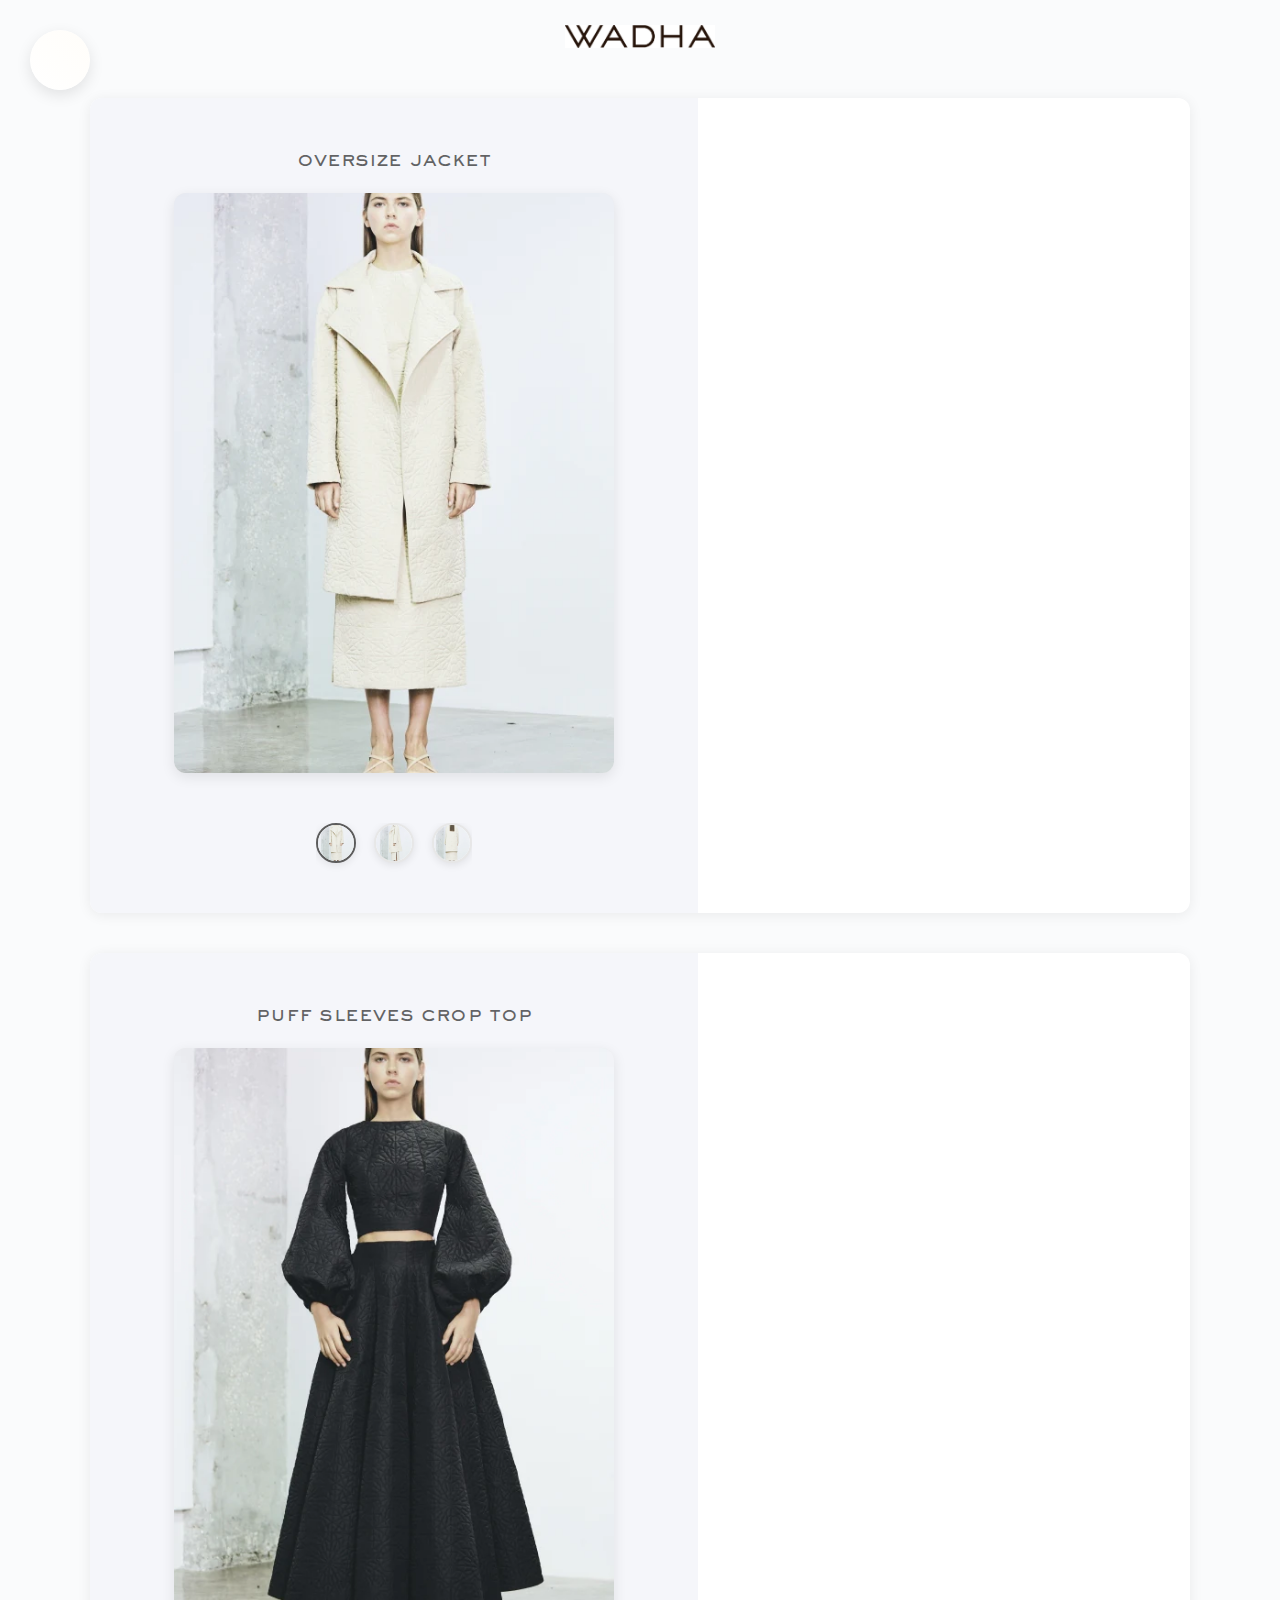
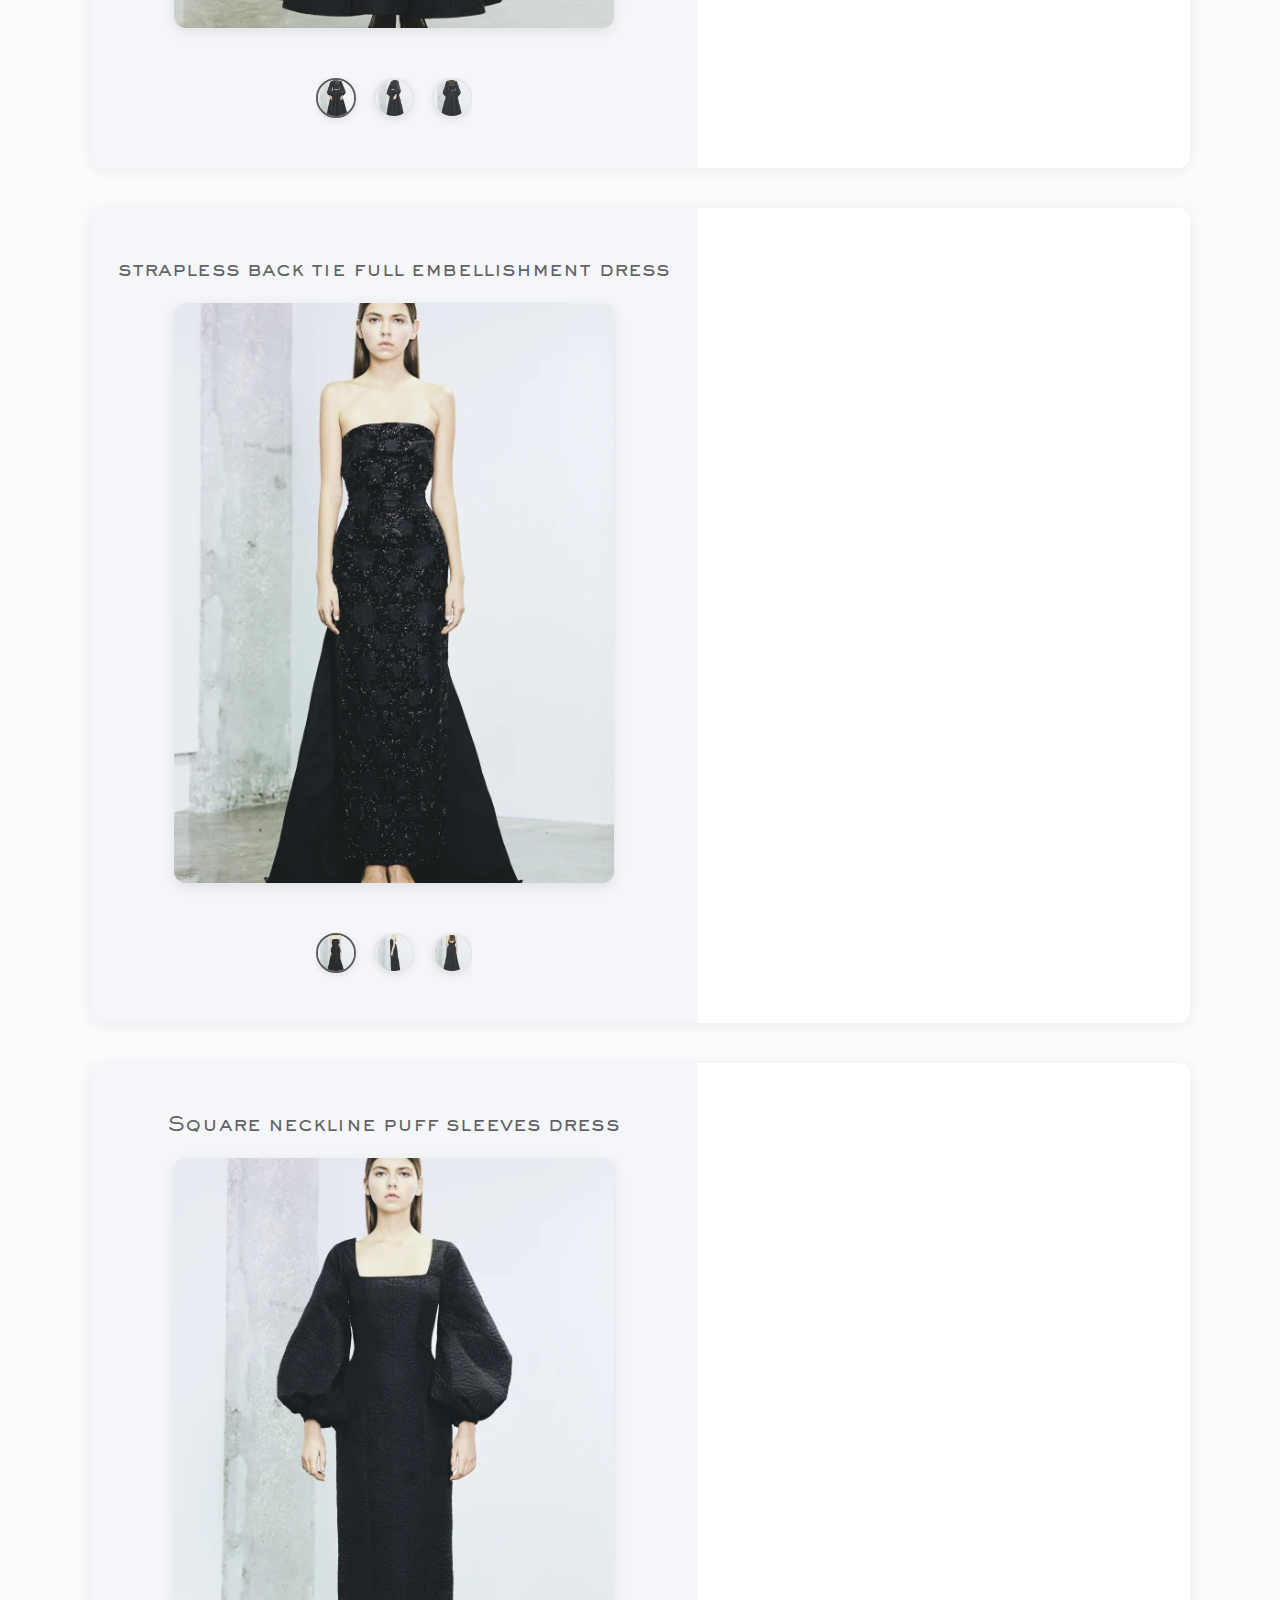
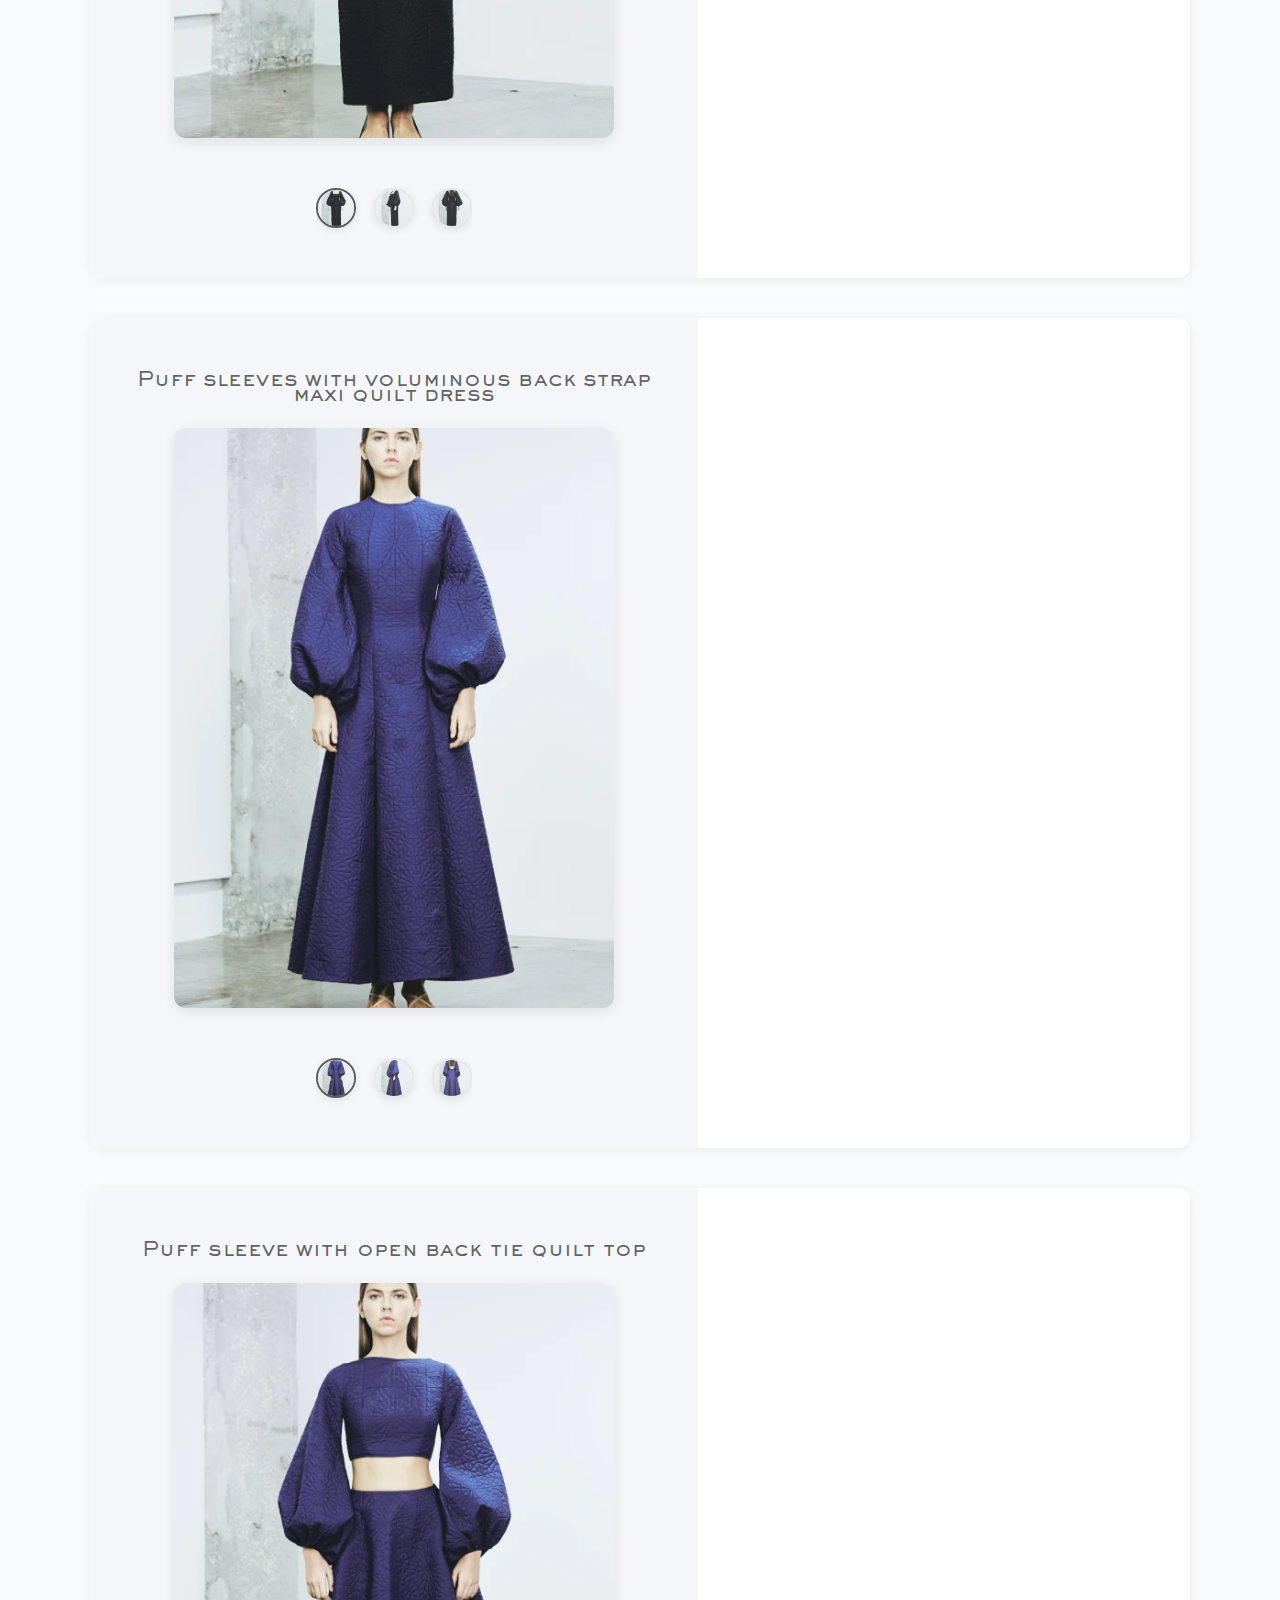
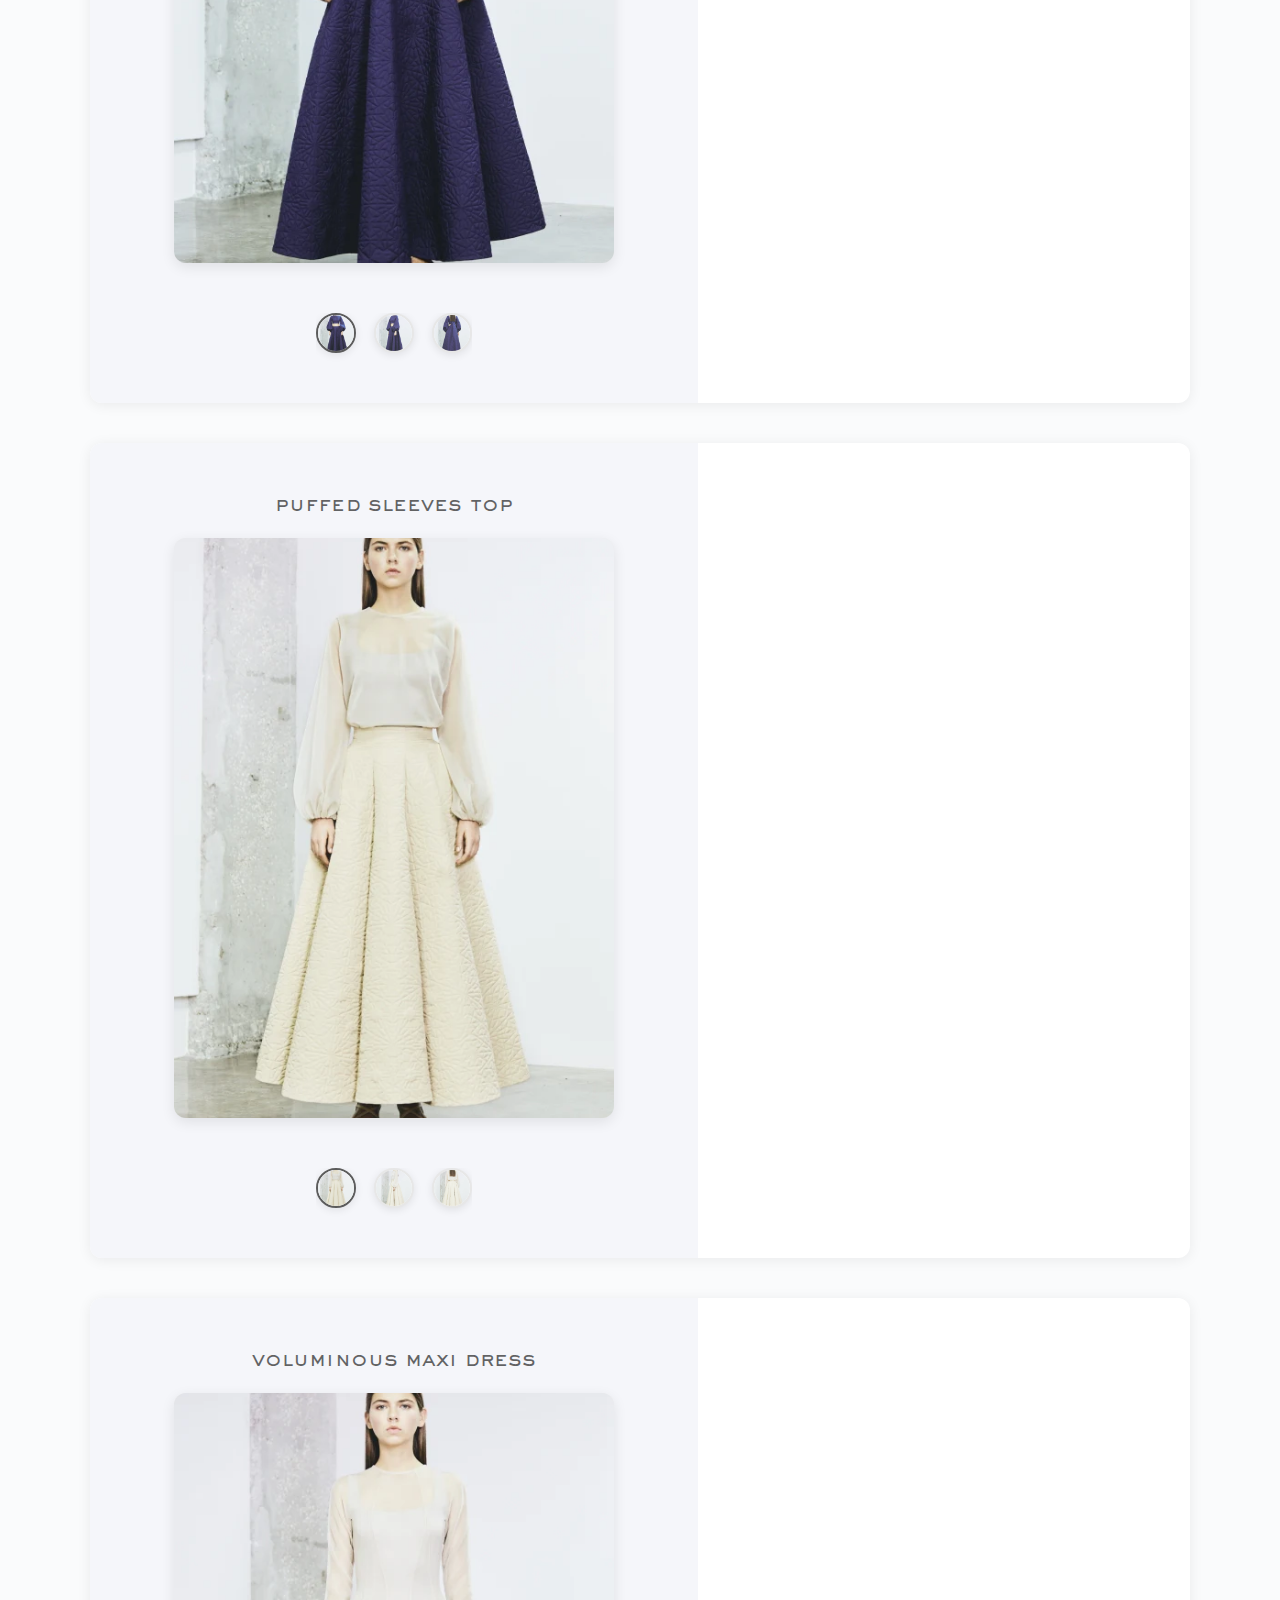
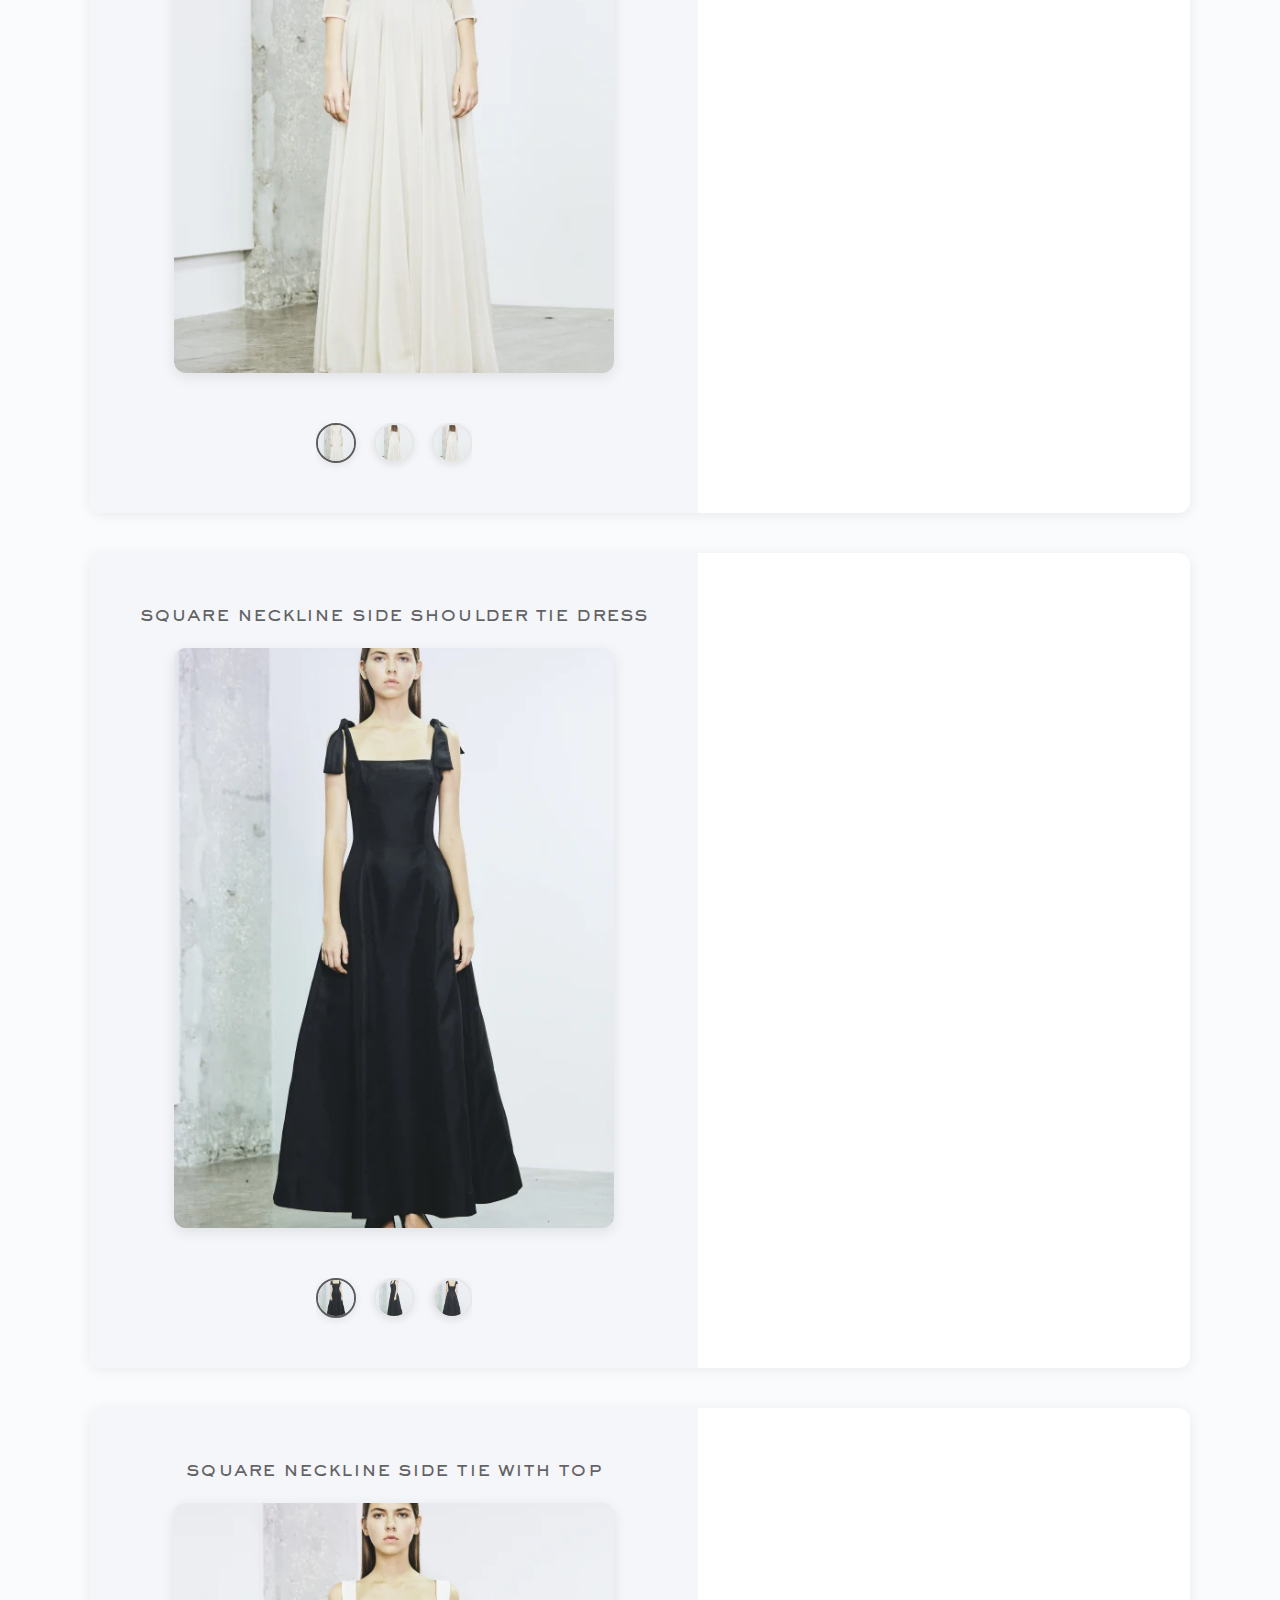
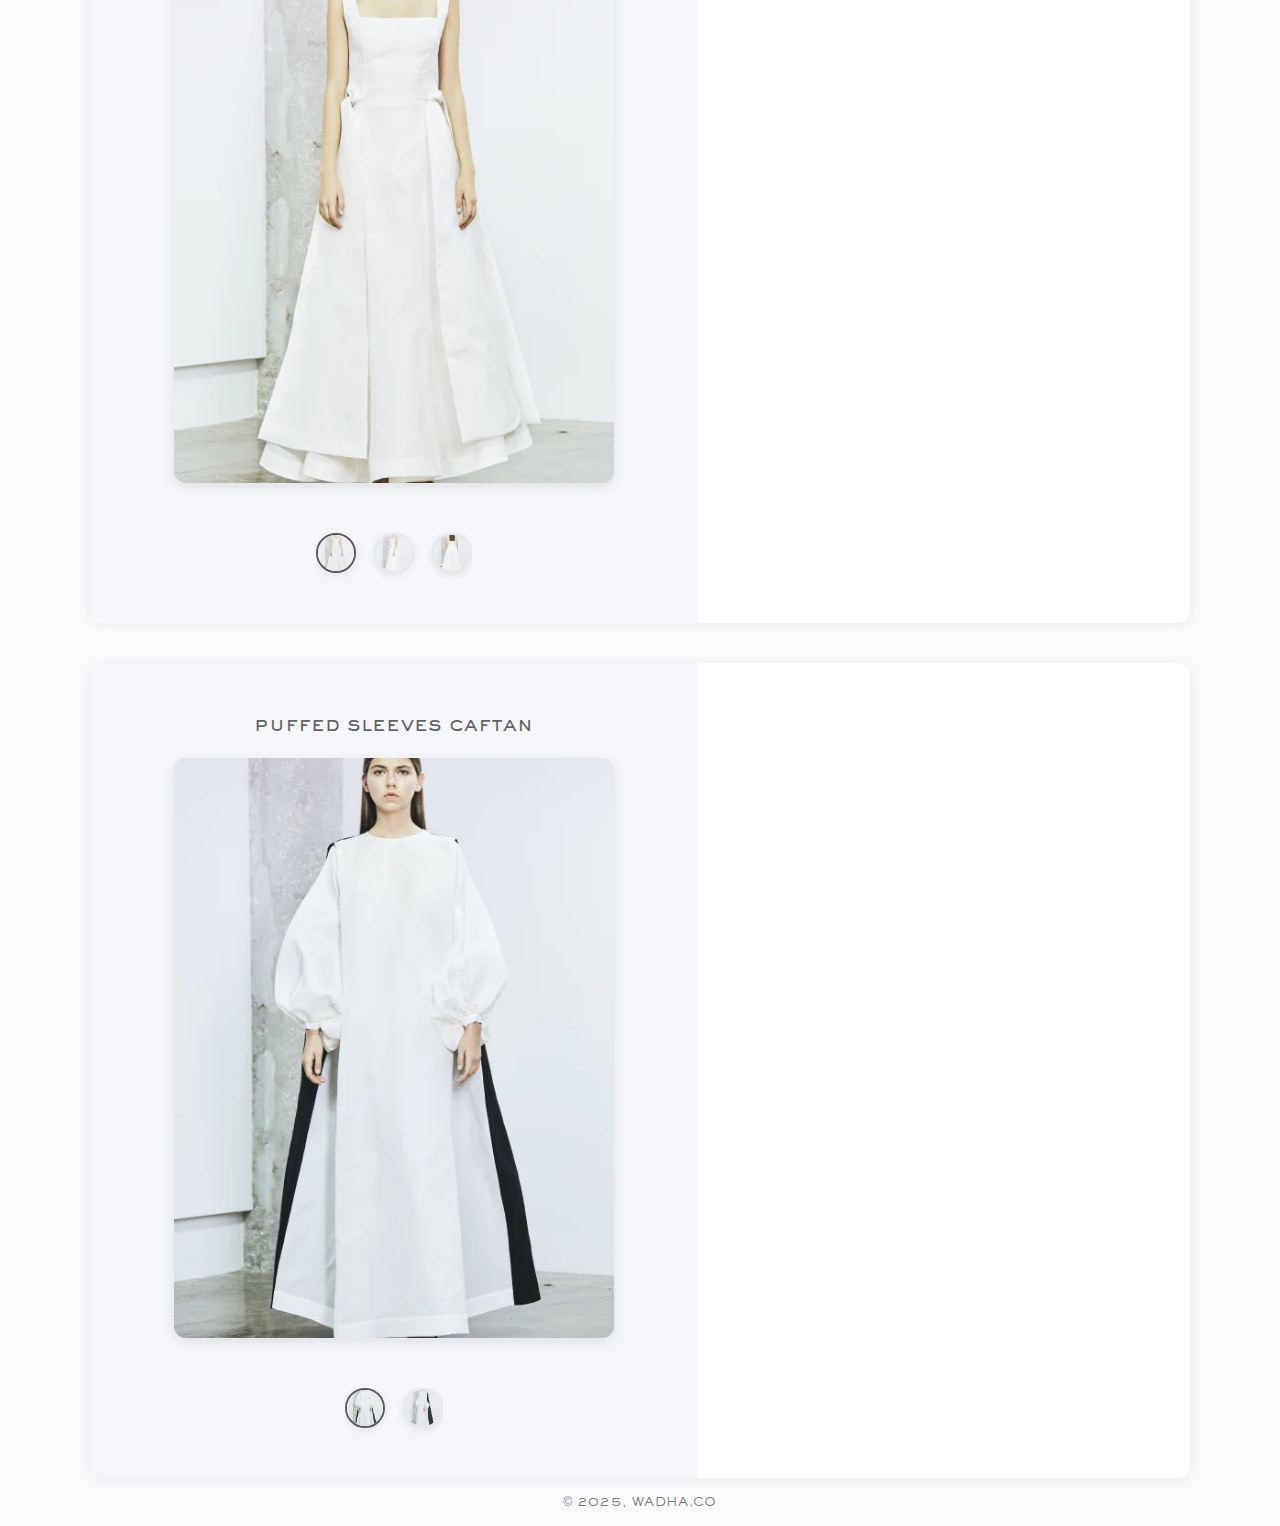
<file: SpringSummer2019.html>
<!DOCTYPE html>
<html lang="en">

<head>
  <meta charset="UTF-8" />
  <meta name="viewport" content="width=device-width, initial-scale=1.0" />
  <title>SpringSummer2019</title>
  <link rel="stylesheet" href="styles/style.css">
  <link rel="stylesheet" href="styles/section.css">
</head>

<body>
  <header>
    <div class="logo-container">
      <img class="wadha_logo" src="images/wadha.logo.jpg" alt="">
    </div>
    <button class="back-button" onclick="goBack()">
      <i class="fas fa-arrow-left"></i>
    </button>
  </header>

  <div id="dressSections"></div>
  <footer>
    <small class="footer-section">© 2025, WADHA.CO</small>
  </footer>
  <script>
    //each can have any number of images and unique fabric options!
    const dressSections = [
      // 1-section
      {
        title: "oversize jacket",
        viewTitles: ["View 1", "View 2","View 3"],
        imageBase: "images/spring-summer-2019/oversize jacket-",
        views: ["VIEW1.webp", "VIEW2.webp","VIEW3.webp"],
        fabrics: [
          
        ]
      },
       // 2-section
      {
        title: "puff sleeves crop top",
        viewTitles: ["View 1", "View 2","View 3"],
        imageBase: "images/spring-summer-2019/puff sleeves crop top-",
        views: ["VIEW1.webp", "VIEW2.webp","VIEW3.webp"],
        fabrics: [
          
        ]
      },
       // 3-section
      {
        title: "strapless back tie full embellishment dress",
        viewTitles: ["View 1", "View 2","View 3"],
        imageBase: "images/spring-summer-2019/strapless back tie full embellishment dress-",
        views: ["VIEW1.webp", "VIEW2.webp","VIEW3.webp"],
        fabrics: [
          
        ]
      },
       // 4-section
      {
        title: "Square neckline puff sleeves dress",
        viewTitles: ["View 1", "View 2","View 3"],
        imageBase: "images/spring-summer-2019/Square neckline puff sleeves dress-",
        views: ["VIEW1.webp", "VIEW2.webp","VIEW3.webp"],
        fabrics: [
          
        ]
      },
       // 5-section
      {
        title: "Puff sleeves with voluminous back strap maxi quilt dress",
        viewTitles: ["View 1", "View 2","View 3"],
        imageBase: "images/spring-summer-2019/Puff sleeves with voluminous back strap maxi quilt dress-",
        views: ["VIEW1.webp", "VIEW2.webp","VIEW3.webp"],
        fabrics: [
          
        ]
      },
       // 6-section
      {
        title: "Puff sleeve with open back tie quilt top",
        viewTitles: ["View 1", "View 2","View 3"],
        imageBase: "images/spring-summer-2019/Puff sleeve with open back tie quilt top-",
        views: ["VIEW1.webp", "VIEW2.webp","VIEW3.webp"],
        fabrics: [
          
        ]
      },
       // 7-section
      {
        title: "puffed sleeves top",
        viewTitles: ["View 1", "View 2","View 3"],
        imageBase: "images/spring-summer-2019/puffed sleeves top-",
        views: ["VIEW1.webp", "VIEW2.webp","VIEW3.webp"],
        fabrics: [
          
        ]
      },
       // 8-section
      {
        title: "voluminous maxi dress",
        viewTitles: ["View 1", "View 2","View 3"],
        imageBase: "images/spring-summer-2019/voluminous maxi dress-",
        views: ["VIEW1.webp", "VIEW2.webp","VIEW3.webp"],
        fabrics: [
          
        ]
      },
       // 9-section
      {
        title: "square neckline side shoulder tie dress",
        viewTitles: ["View 1", "View 2","View 3"],
        imageBase: "images/spring-summer-2019/square neckline side shoulder tie dress-",
        views: ["VIEW1.webp", "VIEW2.webp","VIEW3.webp"],
        fabrics: [
          
        ]
      },
       // 10-section
      {
        title: "square neckline side tie with top",
        viewTitles: ["View 1", "View 2","View 3"],
        imageBase: "images/spring-summer-2019/square neckline side tie with top-",
        views: ["VIEW1.webp", "VIEW2.webp","VIEW3.webp"],
        fabrics: [
          
        ]
      },
      // 11-section
      {
        title: "puffed sleeves caftan",
        viewTitles: ["View 1", "View 2"],
        imageBase: "images/spring-summer-2019/puffed sleeves caftan-",
        views: ["VIEW1.webp", "VIEW2.webp"],
        fabrics: [
          
        ]
      },
       
      
    ];


    (function generateDressSections(sections) {
      const container = document.getElementById('dressSections');
      container.innerHTML = '';
      sections.forEach((section, idx) => {
        const sectionId = (idx + 1);
        const slideName = "imgslide-" + sectionId;
        const fabricName = "fabric-" + sectionId;
        const zoomModalId = "zoom-modal-" + sectionId;
        // 1. Gallery radio buttons + zoom modal
        let imgRadios = section.views.map((_, i) =>
          `<input type="radio" name="${slideName}" id="img${i + 1}-${sectionId}" ${i === 0 ? "checked" : ""}>`
        ).join("\n") + `<input type="checkbox" id="${zoomModalId}">`;
        // 2. Main images
        let mainImgs = section.views.map((view, i) =>
          `<img class="main-img main-img-${i + 1}" src="${section.imageBase}${view}" alt="">`
        ).join('\n');
        // 3. Color bar selectors
        let colorDots = section.views.map((view, i) =>
          `<label class="color-dot" for="img${i + 1}-${sectionId}" title="${section.viewTitles[i] || `View ${i + 1}`}">
            <img src="${section.imageBase}${view}" alt="">
          </label>`
        ).join('\n');
        // 4. Fabric choices
        let fabricList = section.fabrics.map((fabric, i) => `
          <li class="fabric-item">
            <input type="radio" name="${fabricName}" id="${fabricName}${String.fromCharCode(97 + i)}" class="fabric-radio">
            <label for="${fabricName}${String.fromCharCode(97 + i)}" class="fabric-label" tabindex="0">${fabric.name}</label>
            <ul class="child-list">
              ${fabric.colors.map(color => `<li>${color}</li>`).join('')}
            </ul>
          </li>
        `).join('\n');
        // 5. Zoom modal images
        let zoomImgs = section.views.map((view, i) =>
          `<img class="zoom-img zoom-img-${i + 1}" src="${section.imageBase}${view}" alt="">`
        ).join('\n');
        // 6. Compose complete section
        container.innerHTML += `
        <section>
          ${imgRadios}
          <div class="container">
            <div class="image-section">
              <h3>${section.title}</h3>
              <div class="main-img-wrapper">
                <label for="${zoomModalId}" style="width:100%;height:100%;display:block;cursor:zoom-in;">
                  ${mainImgs}
                </label>
              </div>
              <div class="color-bar">
                ${colorDots}
              </div>
            </div>
            <div class="fabric-section">
              <ul class="fabric-list">
                ${fabricList}
              </ul>
            </div>
          </div>
          <div class="zoom-overlay">
            <div class="zoom-img-box">
              <label for="${zoomModalId}" class="close-zoom" title="Close">&times;</label>
              ${zoomImgs}
            </div>
          </div>
        </section>`;
      });
    })(dressSections);
    //  back button
    function goBack() {
      if (window.history.length > 1 && document.referrer !== "") {
        window.history.back();
      } else {
        window.location.href = 'collections.html'; // Change '' to actual fallback URL
      }
    }

  </script>
</body>

</html>
</file>
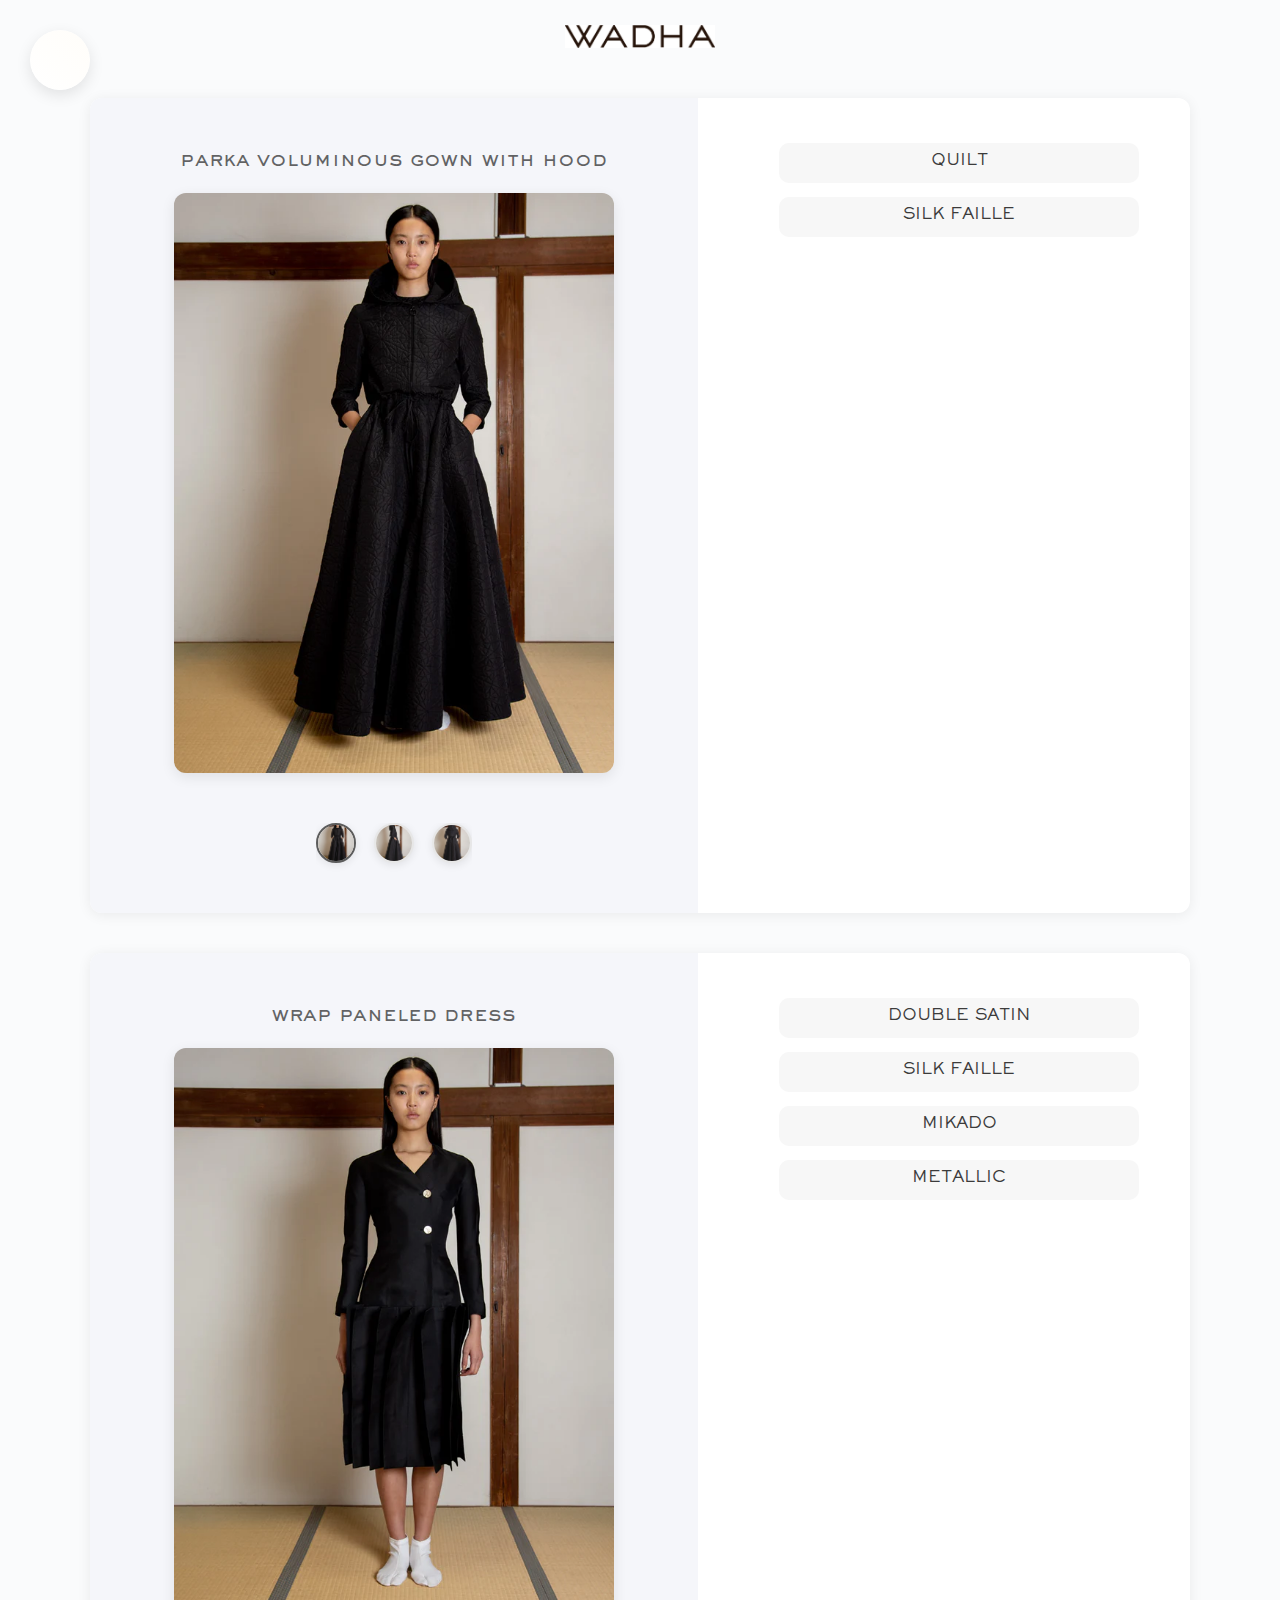
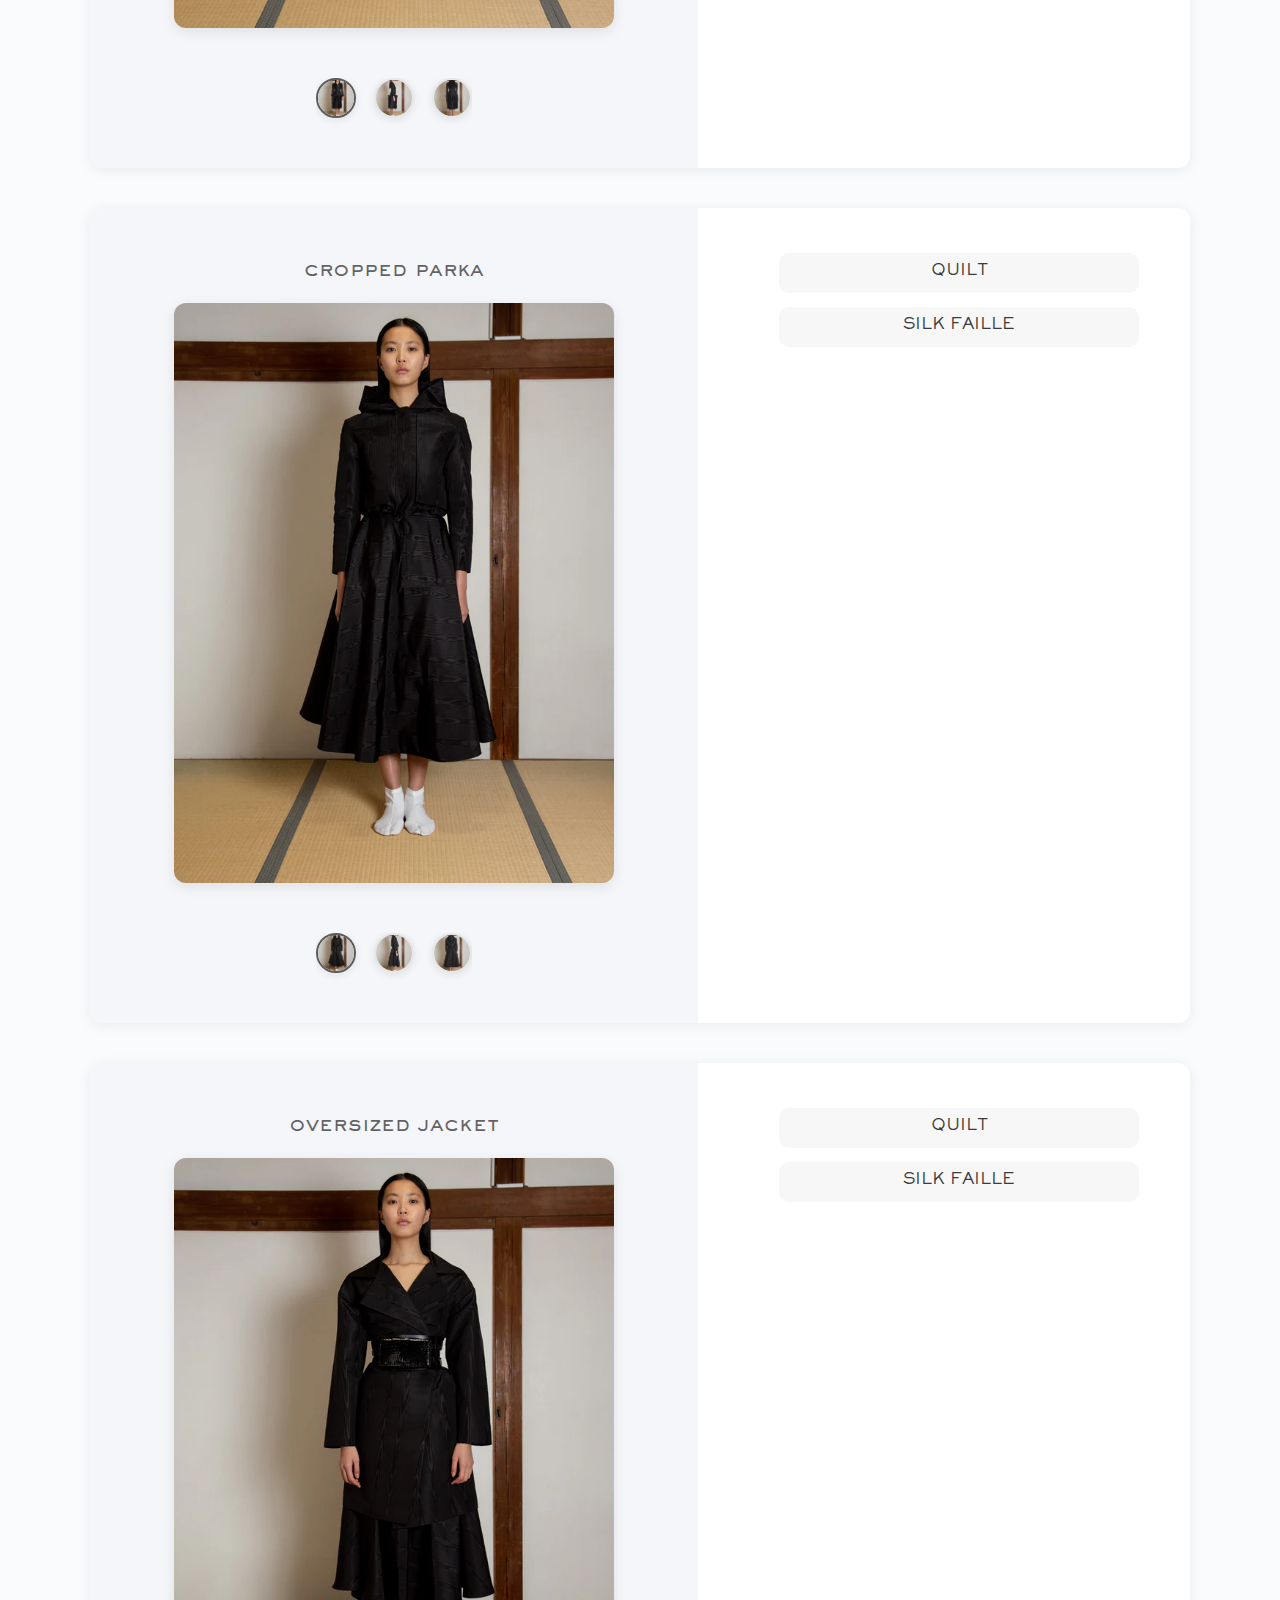
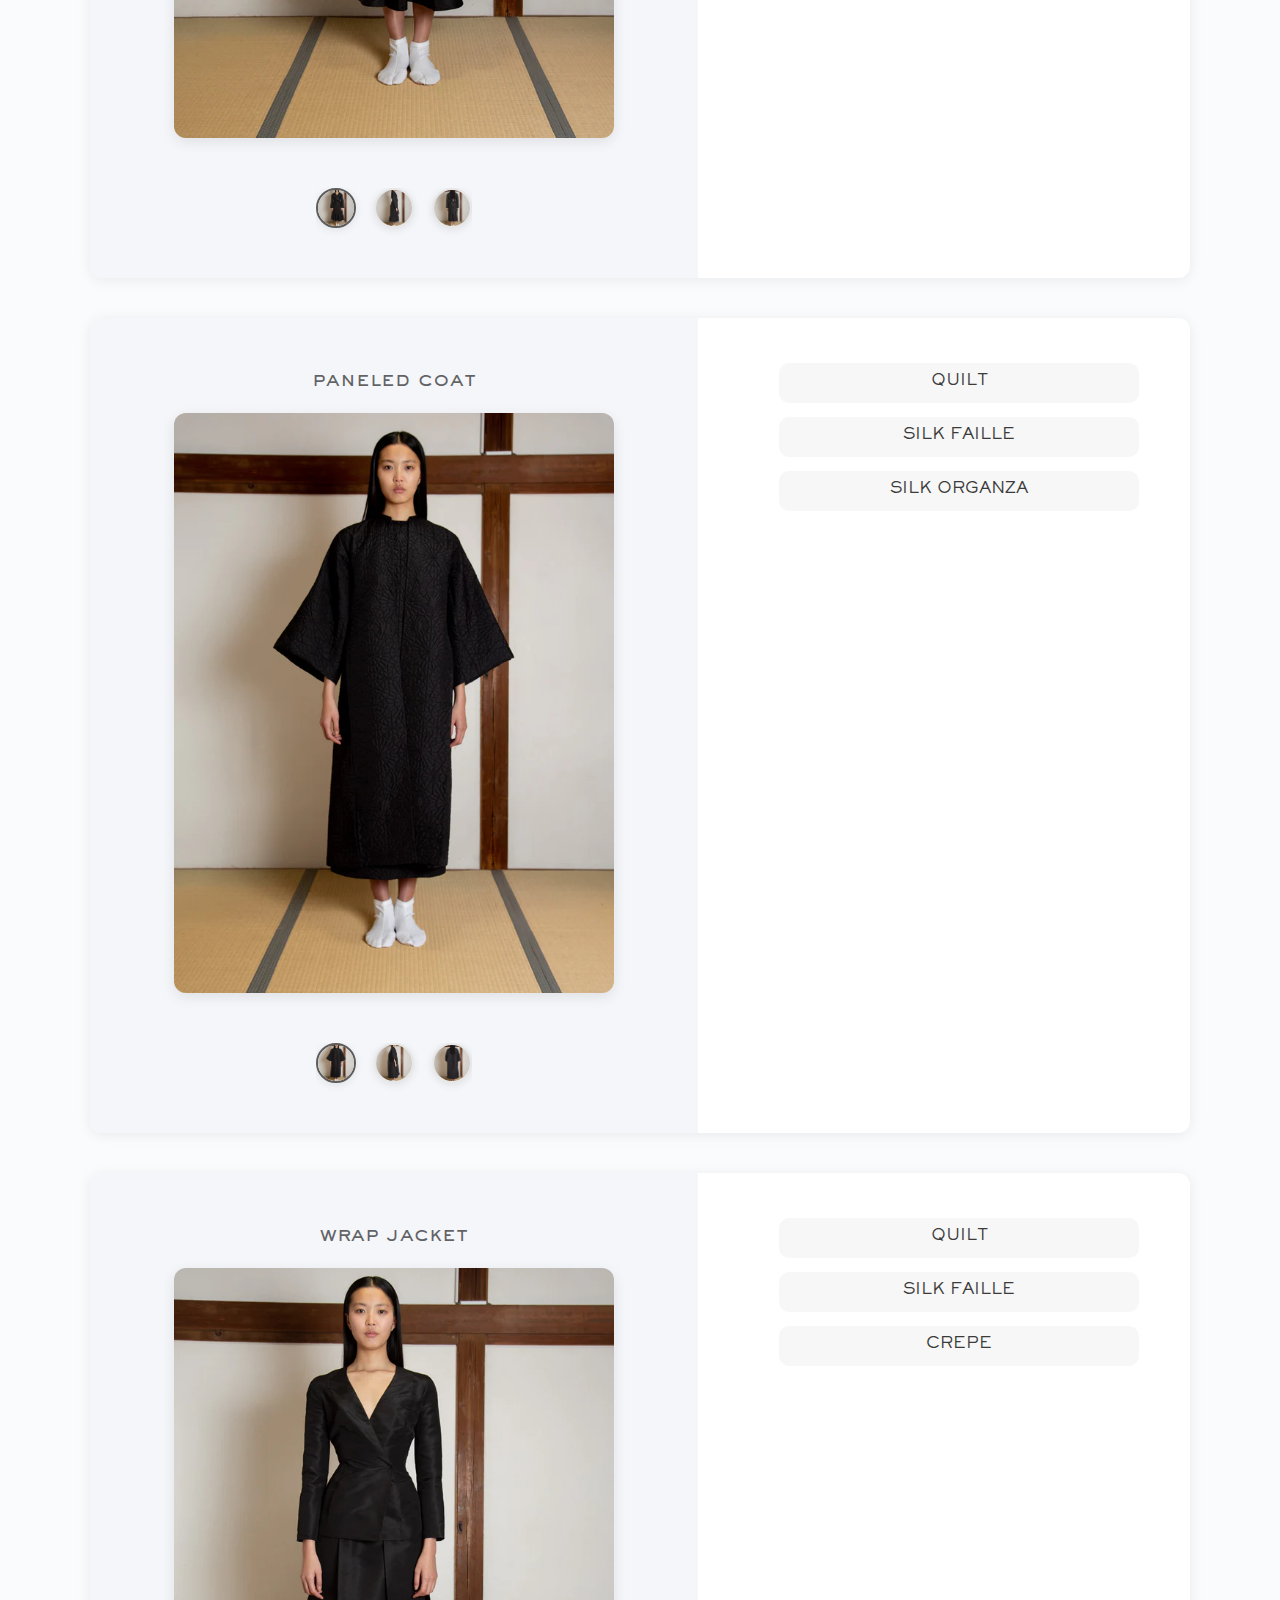
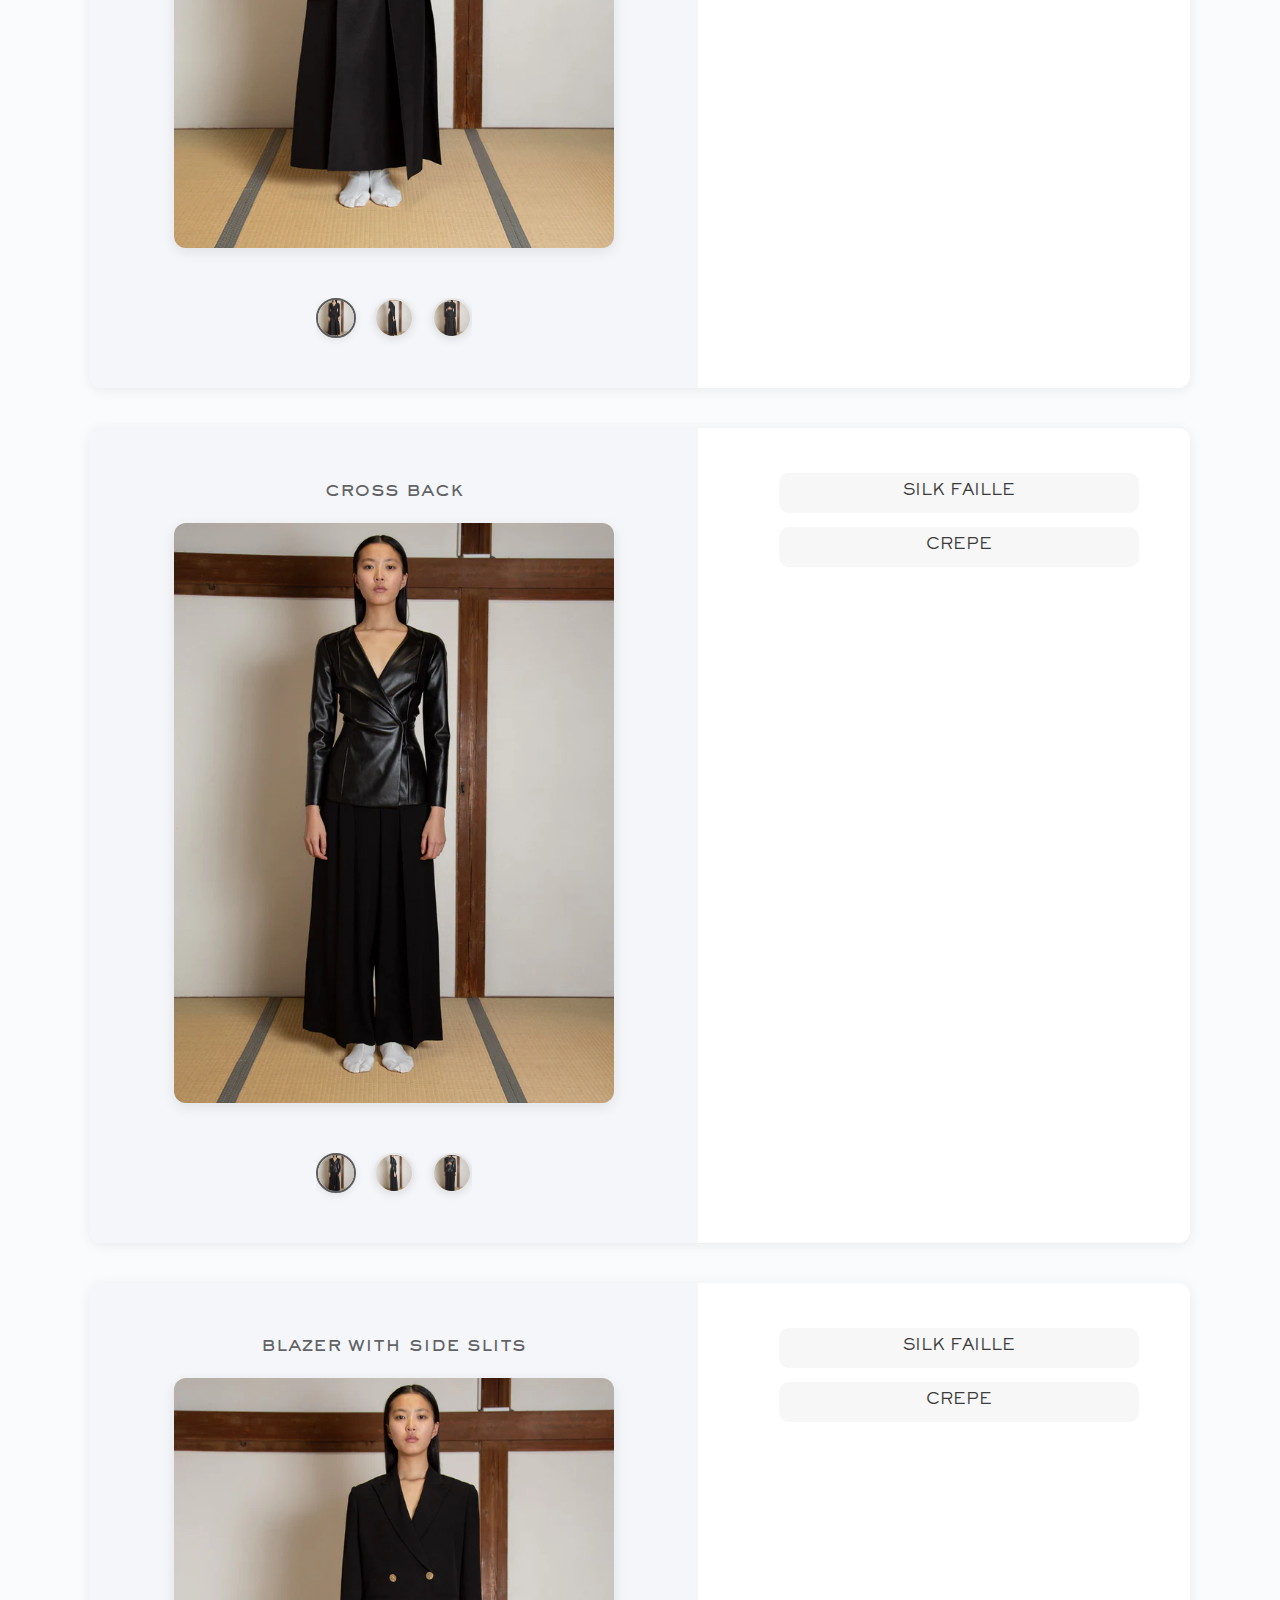
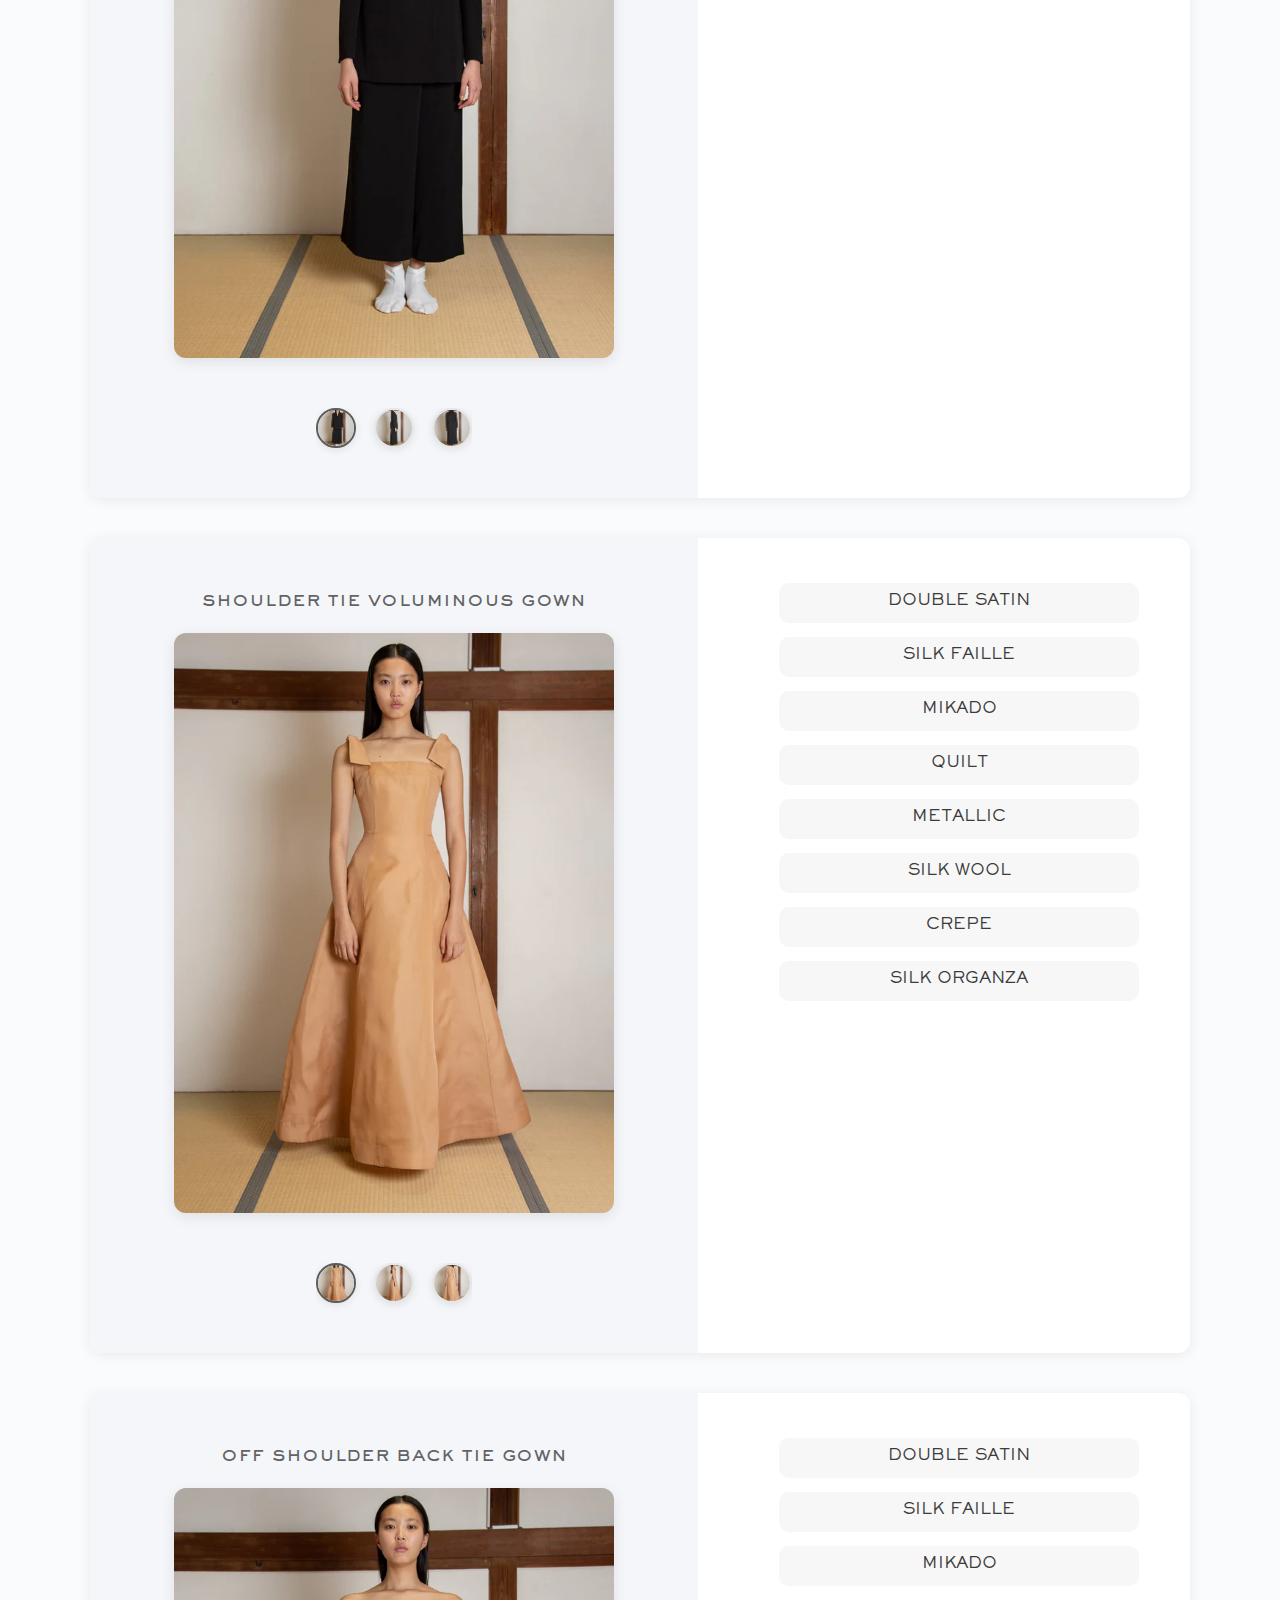
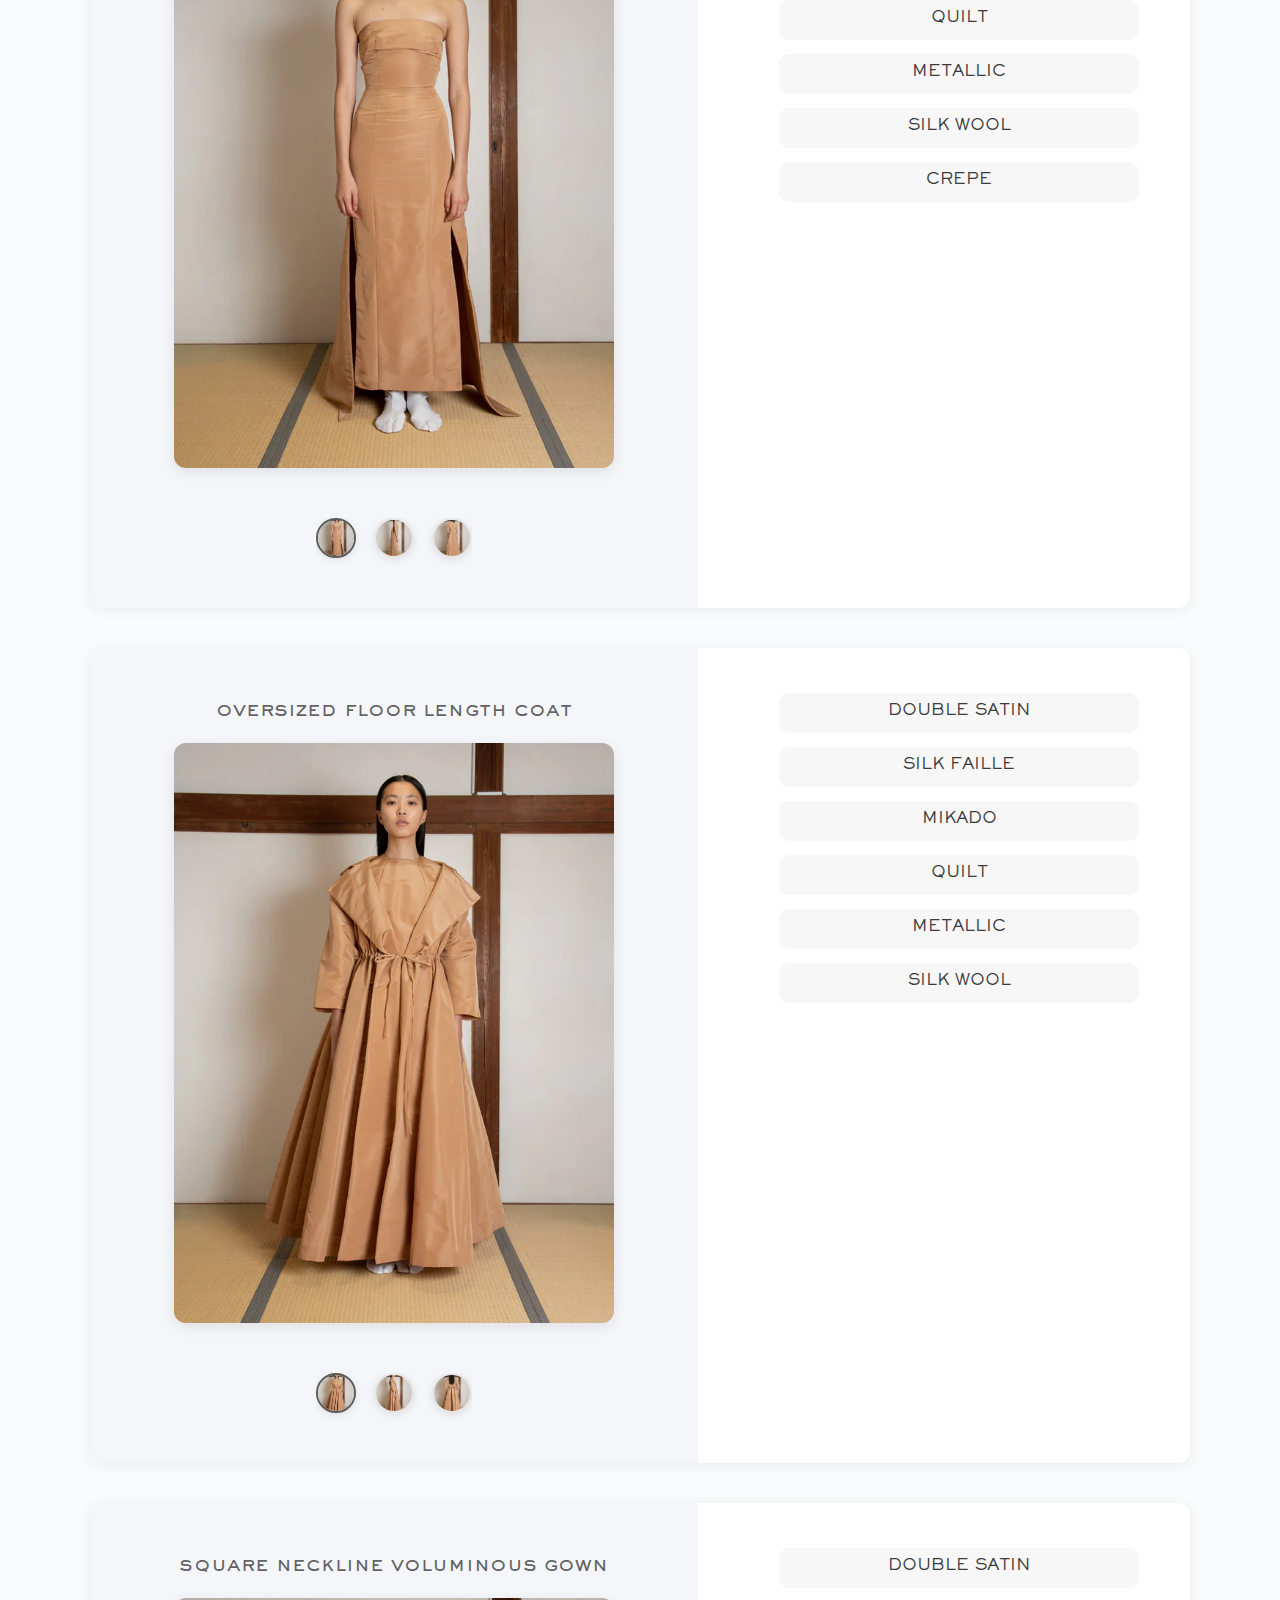
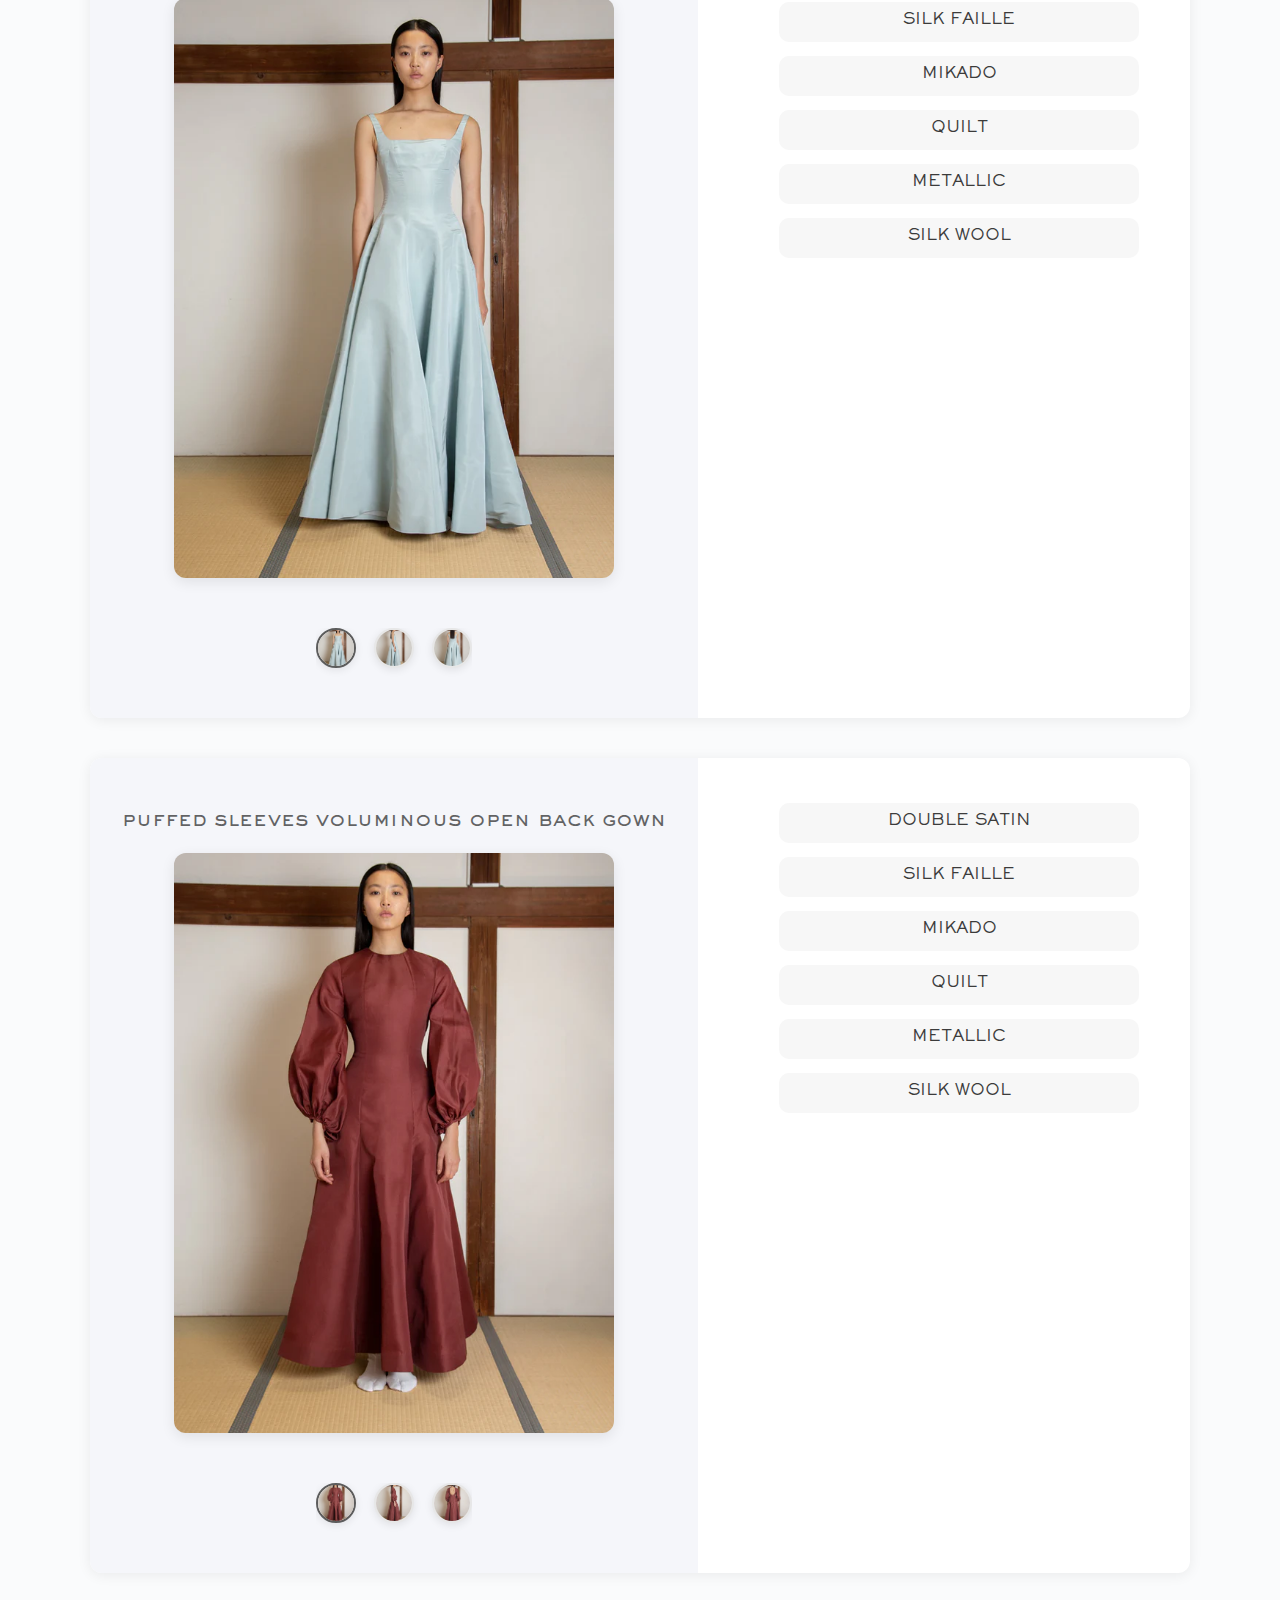
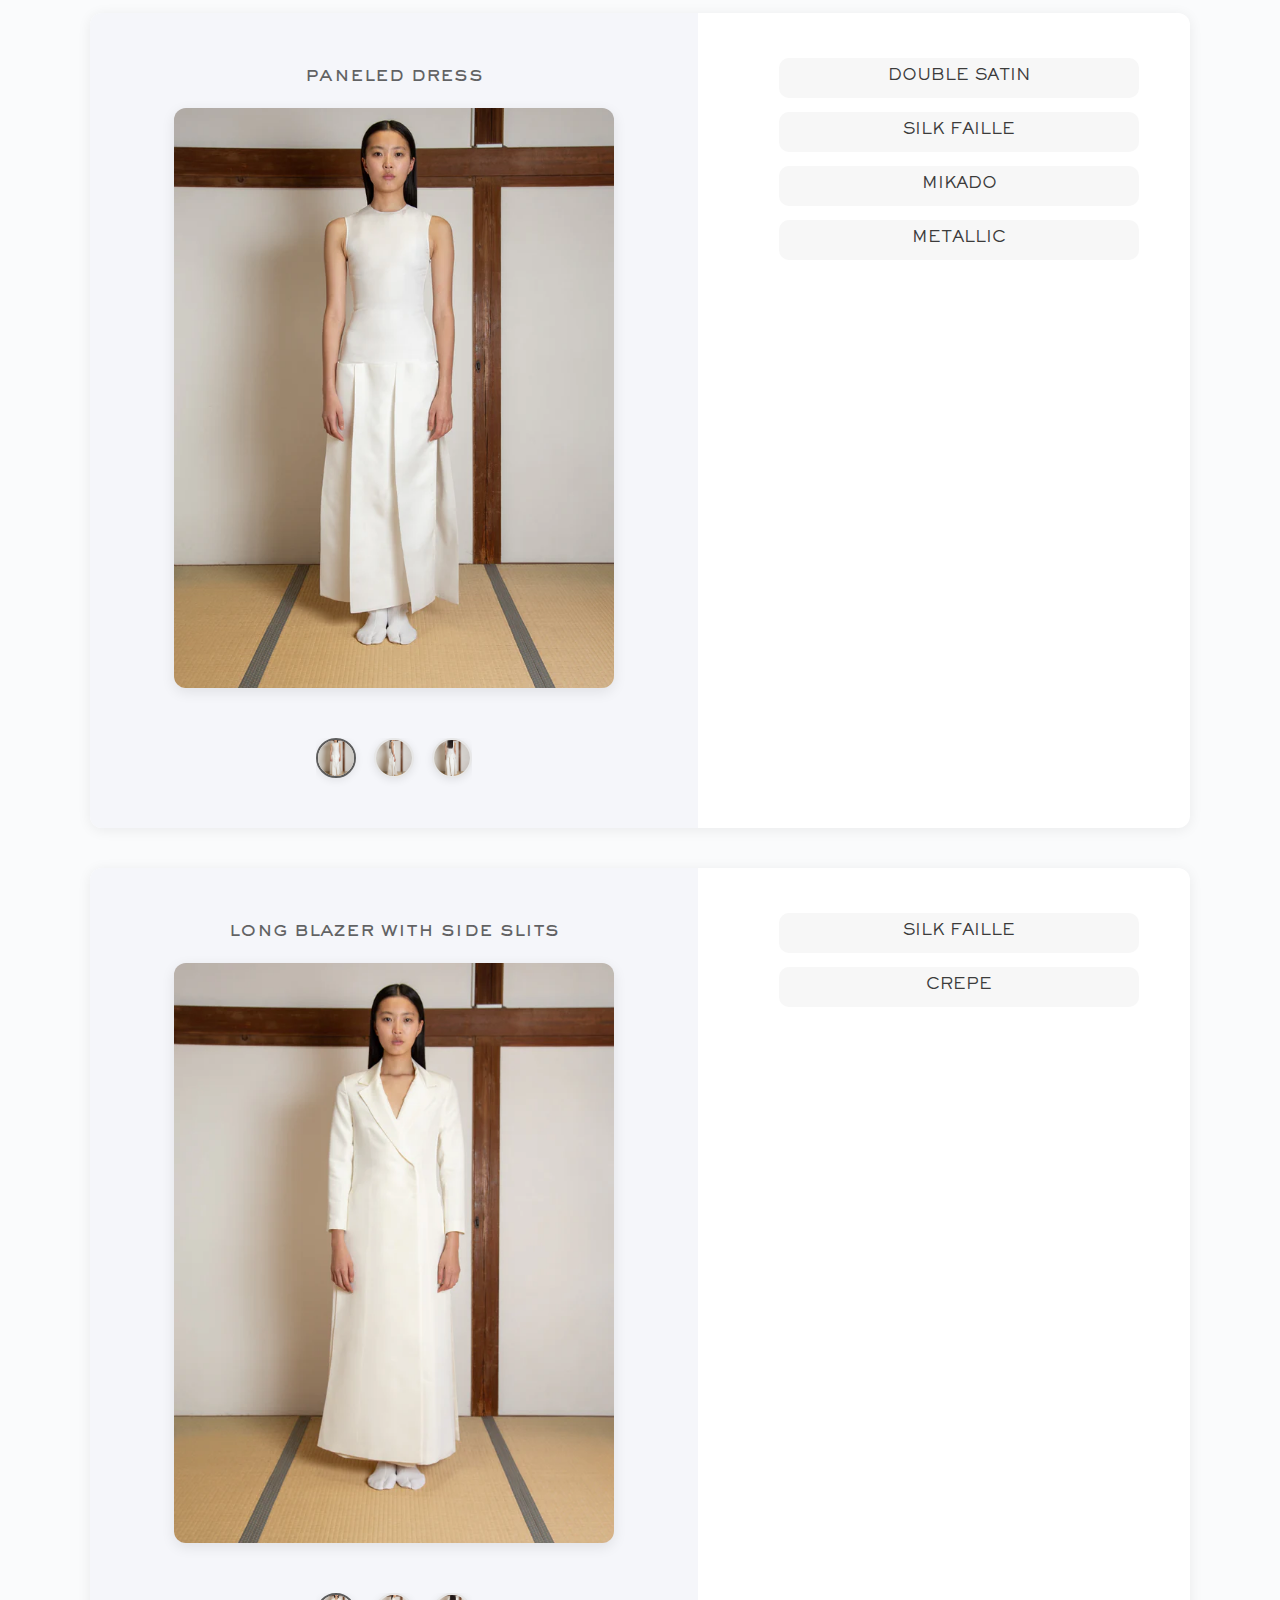
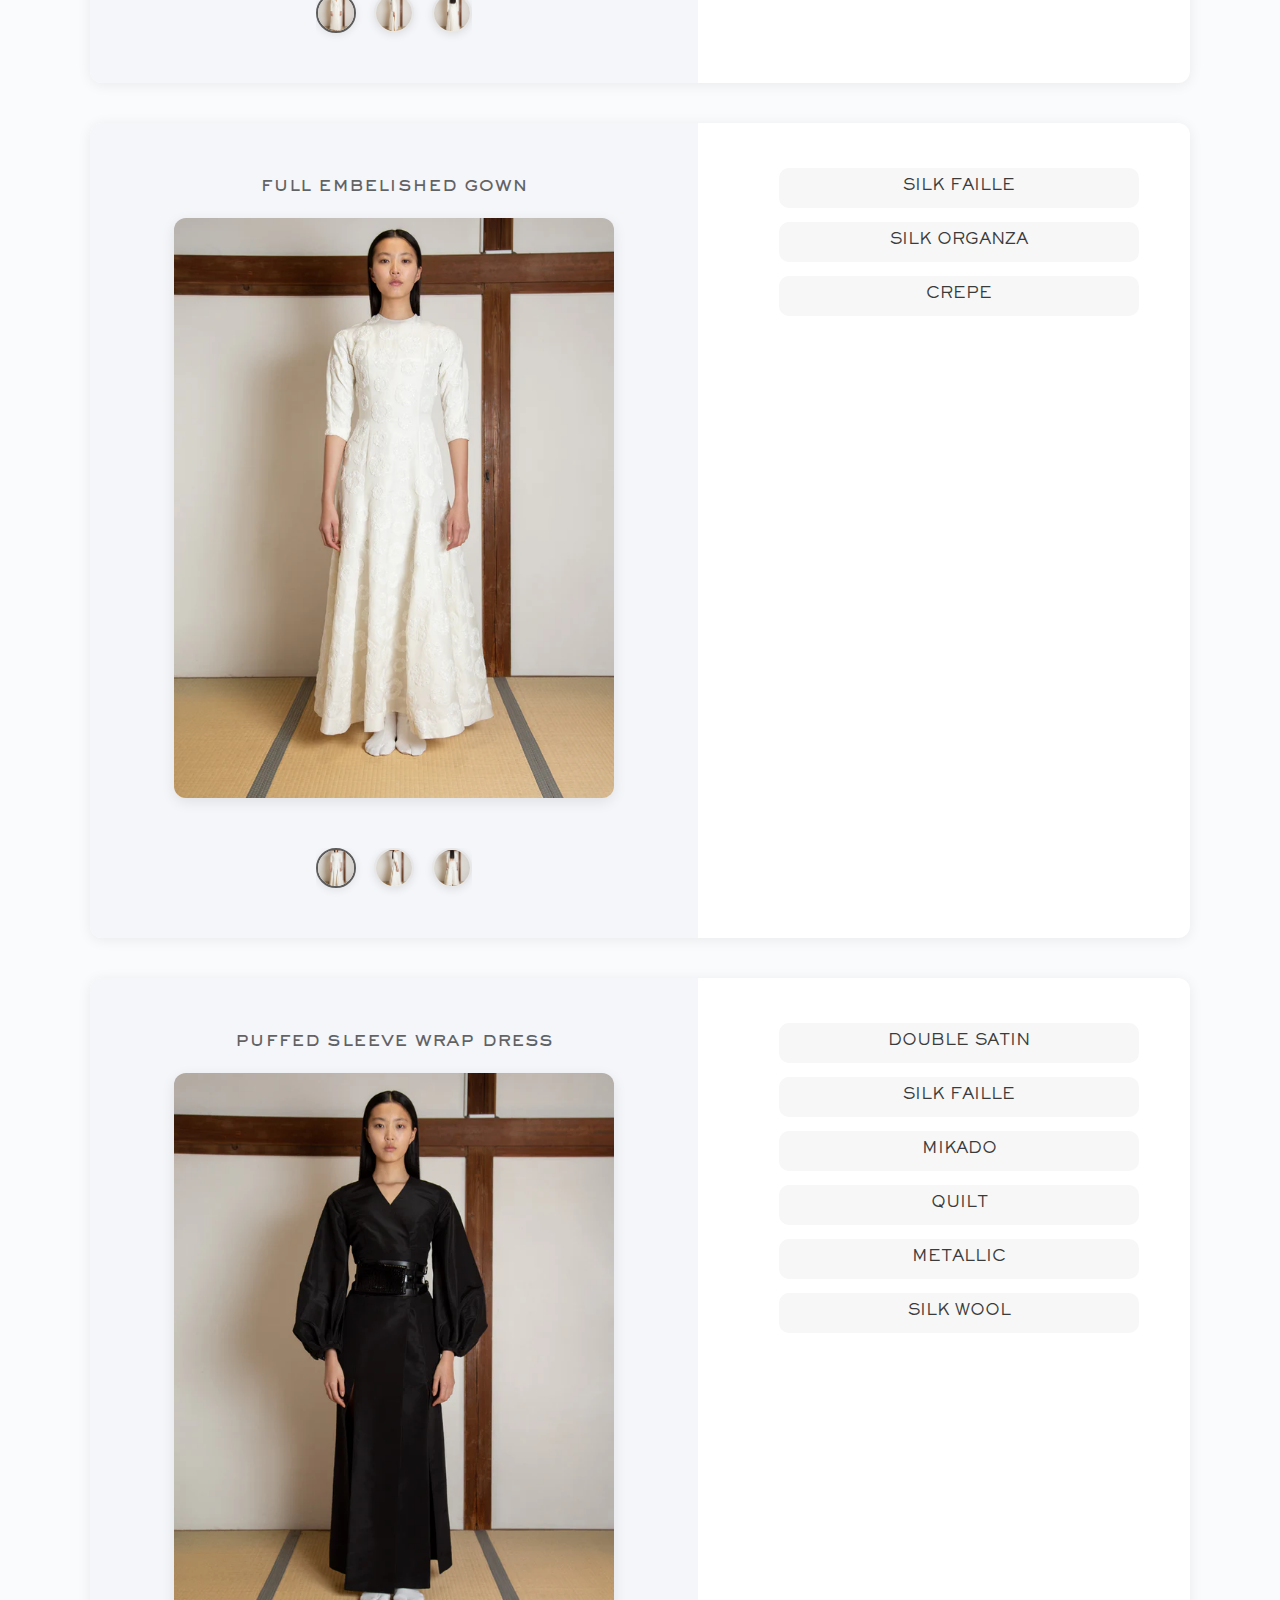
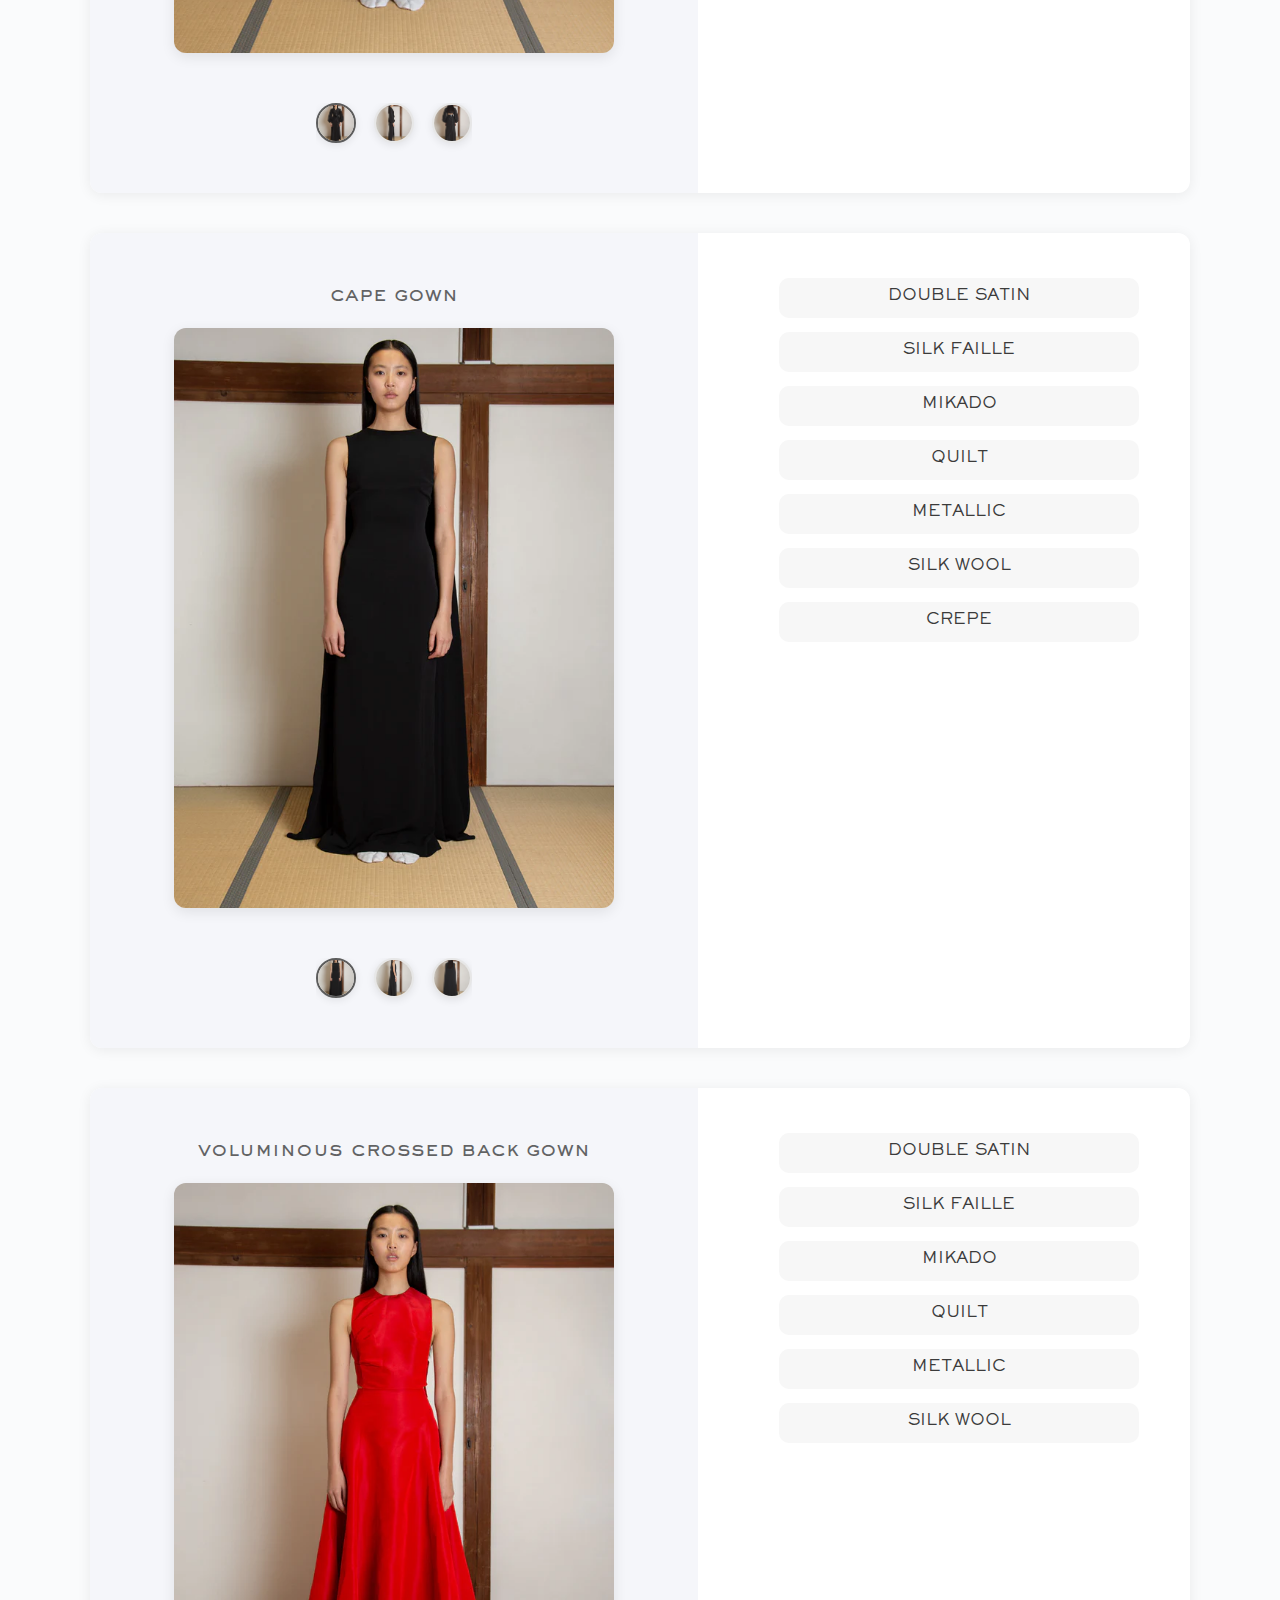
<file: SpringSummer2020.html>
<!DOCTYPE html>
<html lang="en">

<head>
  <meta charset="UTF-8" />
  <meta name="viewport" content="width=device-width, initial-scale=1.0" />
  <title>SpringSummer2020</title>
  <link rel="stylesheet" href="styles/style.css">
  <link rel="stylesheet" href="styles/section.css">
</head>

<body>
  <header>
    <div class="logo-container">
      <img class="wadha_logo" src="images/wadha.logo.jpg" alt="">
    </div>
    <button class="back-button" onclick="goBack()">
      <i class="fas fa-arrow-left"></i>
    </button>
  </header>

  <div id="dressSections"></div>
  <footer>
    <small class="footer-section">© 2025, WADHA.CO</small>
  </footer>
  <script>
    //each can have any number of images and unique fabric options!
    const dressSections = [
      // 1-section
      {
        title: "parka voluminous gown with hood",
        viewTitles: ["View 1", "View 2", "View 3"],
        imageBase: "images/spring-summer-2020/parka voluminous gown with hood-",
        views: ["VIEW1.webp", "VIEW2.webp", "VIEW3.webp"],
        fabrics: [
          { name: "QUILT", colors: ["BLACK", "BEIGE", "BLACK VELVET", "NAVY VELVET"] },
          { name: "SILK FAILLE", colors: ["BLACK", "BIANCO", "NAVY", "RED"] },
        ]
      },
      // 2-section
      {
        title: "wrap paneled dress",
        viewTitles: ["View 1", "View 2", "View 3"],
        imageBase: "images/spring-summer-2020/wrap paneled dress-",
        views: ["VIEW1.webp", "VIEW2.webp", "VIEW3.webp"],
        fabrics: [
          { name: "DOUBLE SATIN", colors: ["ROSE PINK"] },
          { name: "SILK FAILLE", colors: ["BLACK", "BIANCO", "NAVY", "RED"] },
          { name: "MIKADO", colors: ["MINT"] },
          { name: "METALLIC", colors: ["GOLD", "BLACK"] },
        ]
      },
      // 3-section
      {
        title: "cropped parka",
        viewTitles: ["View 1", "View 2", "View 3"],
        imageBase: "images/spring-summer-2020/cropped parka-",
        views: ["VIEW1.webp", "VIEW2.webp", "VIEW3.webp"],
        fabrics: [
          { name: "QUILT", colors: ["BLACK", "BEIGE", "BLACK VELVET", "NAVY VELVET"] },
          { name: "SILK FAILLE", colors: ["BLACK", "BIANCO", "NAVY", "RED"] },
        ]
      },
      // 4-section
      {
        title: "oversized jacket",
        viewTitles: ["View 1", "View 2", "View 3"],
        imageBase: "images/spring-summer-2020/oversized jacket-",
        views: ["VIEW1.webp", "VIEW2.webp", "VIEW3.webp"],
        fabrics: [
          { name: "QUILT", colors: ["BLACK", "BEIGE", "BLACK VELVET", "NAVY VELVET"] },
          { name: "SILK FAILLE", colors: ["BLACK", "BIANCO", "NAVY", "RED"] },
        ]
      },
      // 5-section
      {
        title: "paneled coat",
        viewTitles: ["View 1", "View 2", "View 3"],
        imageBase: "images/spring-summer-2020/paneled coat-",
        views: ["VIEW1.webp", "VIEW2.webp", "VIEW3.webp"],
        fabrics: [
          { name: "QUILT", colors: ["BLACK", "BEIGE", "BLACK VELVET", "NAVY VELVET"] },
          { name: "SILK FAILLE", colors: ["BLACK", "BIANCO", "NAVY", "RED"] },
          { name: "SILK ORGANZA", colors: ["TORQUISE", "IN CUT OUT(BLACK,OFF WHITE,MAROON,GREEN,YELLOW.)"] },
        ]
      },
      // 6-section
      {
        title: "wrap jacket",
        viewTitles: ["View 1", "View 2", "View 3"],
        imageBase: "images/spring-summer-2020/wrap jacket-",
        views: ["VIEW1.webp", "VIEW2.webp", "VIEW3.webp"],
        fabrics: [
          { name: "QUILT", colors: ["BLACK", "BEIGE", "BLACK VELVET", "NAVY VELVET"] },
          { name: "SILK FAILLE", colors: ["BLACK", "BIANCO", "NAVY", "RED"] },
          { name: "CREPE", colors: ["BLACK", "RED", "CORAL"] },
        ]
      },
      // 7-section
      {
        title: "cross back",
        viewTitles: ["View 1", "View 2", "View 3"],
        imageBase: "images/spring-summer-2020/cross back-",
        views: ["VIEW1.webp", "VIEW2.webp", "VIEW3.webp"],
        fabrics: [
          { name: "SILK FAILLE", colors: ["BLACK", "BIANCO", "NAVY", "RED"] },
          { name: "CREPE", colors: ["BLACK", "RED", "CORAL"] },
        ]
      },
      // 8-section
      {
        title: "blazer with side slits",
        viewTitles: ["View 1", "View 2", "View 3"],
        imageBase: "images/spring-summer-2020/blazer with side slits-",
        views: ["VIEW1.webp", "VIEW2.webp", "VIEW3.webp"],
        fabrics: [
          { name: "SILK FAILLE", colors: ["BLACK", "BIANCO", "NAVY", "RED"] },
          { name: "CREPE", colors: ["BLACK", "RED", "CORAL"] },
        ]
      },
      // 9-section
      {
        title: "shoulder tie voluminous gown",
        viewTitles: ["View 1", "View 2", "View 3"],
        imageBase: "images/spring-summer-2020/shoulder tie voluminous gown-",
        views: ["VIEW1.webp", "VIEW2.webp", "VIEW3.webp"],
        fabrics: [
          { name: "DOUBLE SATIN", colors: ["ROSE PINK"] },
          { name: "SILK FAILLE", colors: ["BLACK", "BIANCO", "NAVY", "RED"] },
          { name: "MIKADO", colors: ["MINT"] },
          { name: "QUILT", colors: ["BLACK", "BEIGE", "BLACK VELVET", "NAVY VELVET"] },
          { name: "METALLIC", colors: ["GOLD", "BLACK"] },
          { name: "SILK WOOL", colors: ["BLACK", "OFF WHITE"] },
          { name: "CREPE", colors: ["BLACK", "RED", "CORAL"] },
          { name: "SILK ORGANZA", colors: ["TORQUISE"] },
        ]
      },
      // 10-section
      {
        title: "off shoulder back tie gown",
        viewTitles: ["View 1", "View 2", "View 3"],
        imageBase: "images/spring-summer-2020/off shoulder back tie gown-",
        views: ["VIEW1.webp", "VIEW2.webp", "VIEW3.webp"],
        fabrics: [
          { name: "DOUBLE SATIN", colors: ["ROSE PINK"] },
          { name: "SILK FAILLE", colors: ["BLACK", "BIANCO", "NAVY", "RED"] },
          { name: "MIKADO", colors: ["MINT"] },
          { name: "QUILT", colors: ["BLACK", "BEIGE", "BLACK VELVET", "NAVY VELVET"] },
          { name: "METALLIC", colors: ["GOLD", "BLACK"] },
          { name: "SILK WOOL", colors: ["BLACK", "OFF WHITE"] },
          { name: "CREPE", colors: ["BLACK", "RED", "CORAL"] },
        ]
      },
      // 11-section
      {
        title: "oversized floor length coat",
        viewTitles: ["View 1", "View 2", "View 3"],
        imageBase: "images/spring-summer-2020/oversized floor length coat-",
        views: ["VIEW1.webp", "VIEW2.webp", "VIEW3.webp"],
        fabrics: [
          { name: "DOUBLE SATIN", colors: ["ROSE PINK"] },
          { name: "SILK FAILLE", colors: ["BLACK", "BIANCO", "NAVY", "RED"] },
          { name: "MIKADO", colors: ["MINT"] },
          { name: "QUILT", colors: ["BLACK", "BEIGE", "BLACK VELVET", "NAVY VELVET"] },
          { name: "METALLIC", colors: ["GOLD", "BLACK"] },
          { name: "SILK WOOL", colors: ["BLACK", "OFF WHITE"] },

        ]
      },
      // 12-section
      {
        title: "square neckline voluminous gown",
        viewTitles: ["View 1", "View 2", "View 3"],
        imageBase: "images/spring-summer-2020/square neckline voluminous gown-",
        views: ["VIEW1.webp", "VIEW2.webp", "VIEW3.webp"],
        fabrics: [
          { name: "DOUBLE SATIN", colors: ["ROSE PINK"] },
          { name: "SILK FAILLE", colors: ["BLACK", "BIANCO", "NAVY", "RED"] },
          { name: "MIKADO", colors: ["MINT"] },
          { name: "QUILT", colors: ["BLACK", "BEIGE", "BLACK VELVET", "NAVY VELVET"] },
          { name: "METALLIC", colors: ["GOLD", "BLACK"] },
          { name: "SILK WOOL", colors: ["BLACK", "OFF WHITE"] },
        ]
      },
      // 13-section
      {
        title: "puffed sleeves voluminous open back gown",
        viewTitles: ["View 1", "View 2", "View 3"],
        imageBase: "images/spring-summer-2020/puffed sleeves voluminous open back gown-",
        views: ["VIEW1.webp", "VIEW2.webp", "VIEW3.webp"],
        fabrics: [
          { name: "DOUBLE SATIN", colors: ["ROSE PINK"] },
          { name: "SILK FAILLE", colors: ["BLACK", "BIANCO", "NAVY", "RED"] },
          { name: "MIKADO", colors: ["MINT"] },
          { name: "QUILT", colors: ["BLACK", "BEIGE", "BLACK VELVET", "NAVY VELVET"] },
          { name: "METALLIC", colors: ["GOLD", "BLACK"] },
          { name: "SILK WOOL", colors: ["BLACK", "OFF WHITE"] },
        ]
      },
      // 14-section
      {
        title: "paneled dress",
        viewTitles: ["View 1", "View 2", "View 3"],
        imageBase: "images/spring-summer-2020/paneled dress-",
        views: ["VIEW1.webp", "VIEW2.webp", "VIEW3.webp"],
        fabrics: [
          { name: "DOUBLE SATIN", colors: ["ROSE PINK"] },
          { name: "SILK FAILLE", colors: ["BLACK", "BIANCO", "NAVY", "RED"] },
          { name: "MIKADO", colors: ["MINT"] },
          { name: "METALLIC", colors: ["GOLD", "BLACK"] },
        ]
      },
      // 15-section
      {
        title: "long blazer with side slits",
        viewTitles: ["View 1", "View 2", "View 3"],
        imageBase: "images/spring-summer-2020/long blazer with side slits-",
        views: ["VIEW1.webp", "VIEW2.webp", "VIEW3.webp"],
        fabrics: [
          { name: "SILK FAILLE", colors: ["BLACK", "BIANCO", "NAVY", "RED"] },
          { name: "CREPE", colors: ["BLACK", "RED", "CORAL"] },
        ]
      },
      // 16-section
      {
        title: "full embelished gown",
        viewTitles: ["View 1", "View 2", "View 3"],
        imageBase: "images/spring-summer-2020/full embelished gown-",
        views: ["VIEW1.webp", "VIEW2.webp", "VIEW3.webp"],
        fabrics: [
          { name: "SILK FAILLE", colors: ["BLACK", "BIANCO", "NAVY", "RED"] },
          { name: "SILK ORGANZA", colors: ["TORQUISE"] },
          { name: "CREPE", colors: ["BLACK", "RED", "CORAL"] },
        ]
      },
      // 17-section
      {
        title: "puffed sleeve wrap dress",
        viewTitles: ["View 1", "View 2", "View 3"],
        imageBase: "images/spring-summer-2020/puffed sleeve wrap dress-",
        views: ["VIEW1.webp", "VIEW2.webp", "VIEW3.webp"],
        fabrics: [
          { name: "DOUBLE SATIN", colors: ["ROSE PINK"] },
          { name: "SILK FAILLE", colors: ["BLACK", "BIANCO", "NAVY", "RED"] },
          { name: "MIKADO", colors: ["MINT"] },
          { name: "QUILT", colors: ["BLACK", "BEIGE", "BLACK VELVET", "NAVY VELVET"] },
          { name: "METALLIC", colors: ["GOLD", "BLACK"] },
          { name: "SILK WOOL", colors: ["BLACK", "OFF WHITE"] },
        ]
      },
      // 18-section
      {
        title: "cape gown",
        viewTitles: ["View 1", "View 2", "View 3"],
        imageBase: "images/spring-summer-2020/cape gown-",
        views: ["VIEW1.webp", "VIEW2.webp", "VIEW3.webp"],
        fabrics: [
          { name: "DOUBLE SATIN", colors: ["ROSE PINK"] },
          { name: "SILK FAILLE", colors: ["BLACK", "BIANCO", "NAVY", "RED"] },
          { name: "MIKADO", colors: ["MINT"] },
          { name: "QUILT", colors: ["BLACK", "BEIGE", "BLACK VELVET", "NAVY VELVET"] },
          { name: "METALLIC", colors: ["GOLD", "BLACK"] },
          { name: "SILK WOOL", colors: ["BLACK", "OFF WHITE"] },
          { name: "CREPE", colors: ["BLACK", "RED", "CORAL"] },
        ]
      },
      // 19-section
      {
        title: "voluminous crossed back gown",
        viewTitles: ["View 1", "View 2", "View 3"],
        imageBase: "images/spring-summer-2020/voluminous crossed back gown-",
        views: ["VIEW1.webp", "VIEW2.webp", "VIEW3.webp"],
        fabrics: [
          { name: "DOUBLE SATIN", colors: ["ROSE PINK"] },
          { name: "SILK FAILLE", colors: ["BLACK", "BIANCO", "NAVY", "RED"] },
          { name: "MIKADO", colors: ["MINT"] },
          { name: "QUILT", colors: ["BLACK", "BEIGE", "BLACK VELVET", "NAVY VELVET"] },
          { name: "METALLIC", colors: ["GOLD", "BLACK"] },
          { name: "SILK WOOL", colors: ["BLACK", "OFF WHITE"] },
        ]
      },
      // 20-section
      {
        title: "off shoulder voluminous gown",
        viewTitles: ["View 1", "View 2", "View 3"],
        imageBase: "images/spring-summer-2020/off shoulder voluminous gown-",
        views: ["VIEW1.webp", "VIEW2.webp", "VIEW3.webp"],
        fabrics: [
          { name: "DOUBLE SATIN", colors: ["ROSE PINK"] },
          { name: "SILK FAILLE", colors: ["BLACK", "BIANCO", "NAVY", "RED"] },
          { name: "MIKADO", colors: ["MINT"] },
          { name: "QUILT", colors: ["BLACK", "BEIGE", "BLACK VELVET", "NAVY VELVET"] },
          { name: "METALLIC", colors: ["GOLD", "BLACK"] },
          { name: "SILK WOOL", colors: ["BLACK", "OFF WHITE"] },
        ]
      },
      // 21-section
      {
        title: "full embellished square neckline voluminous gown",
        viewTitles: ["View 1", "View 2", "View 3"],
        imageBase: "images/spring-summer-2020/full embellished square neckline voluminous gown-",
        views: ["VIEW1.webp", "VIEW2.webp", "VIEW3.webp"],
        fabrics: [
          { name: "SILK FAILLE", colors: ["BLACK", "BIANCO", "NAVY", "RED"] },
          { name: "CREPE", colors: ["BLACK", "RED", "CORAL"] },
          { name: "SILK ORGANZA", colors: ["TORQUISE"] },
        ]
      },
      // 22-section
      {
        title: "puffed sleeves cape (gown not included)",
        viewTitles: ["View 1", "View 2", "View 3"],
        imageBase: "images/spring-summer-2020/puffed sleeves cape (gown not included)-",
        views: ["VIEW1.webp", "VIEW2.webp", "VIEW3.webp"],
        fabrics: [
          { name: "DOUBLE SATIN", colors: ["ROSE PINK"] },
          { name: "SILK FAILLE", colors: ["BLACK", "BIANCO", "NAVY", "RED"] },
          { name: "MIKADO", colors: ["MINT"] },
          { name: "QUILT", colors: ["BLACK", "BEIGE", "BLACK VELVET", "NAVY VELVET"] },
          { name: "METALLIC", colors: ["GOLD", "BLACK"] },
          { name: "SILK WOOL", colors: ["BLACK", "OFF WHITE"] },
        ]
      },
      // 23-section
      {
        title: "Square neckline fitted gown (cape not included)",
        viewTitles: ["View 1", "View 2", "View 3"],
        imageBase: "images/spring-summer-2020/Square neckline fitted gown (cape not included)-",
        views: ["VIEW1.webp", "VIEW2.webp", "VIEW3.webp"],
        fabrics: [
          { name: "DOUBLE SATIN", colors: ["ROSE PINK"] },
          { name: "SILK FAILLE", colors: ["BLACK", "BIANCO", "NAVY", "RED"] },
          { name: "MIKADO", colors: ["MINT"] },
          { name: "QUILT", colors: ["BLACK", "BEIGE", "BLACK VELVET", "NAVY VELVET"] },
          { name: "METALLIC", colors: ["GOLD", "BLACK"] },
          { name: "SILK WOOL", colors: ["BLACK", "OFF WHITE"] },
        ]
      },

    ];


    (function generateDressSections(sections) {
      const container = document.getElementById('dressSections');
      container.innerHTML = '';
      sections.forEach((section, idx) => {
        const sectionId = (idx + 1);
        const slideName = "imgslide-" + sectionId;
        const fabricName = "fabric-" + sectionId;
        const zoomModalId = "zoom-modal-" + sectionId;
        // 1. Gallery radio buttons + zoom modal
        let imgRadios = section.views.map((_, i) =>
          `<input type="radio" name="${slideName}" id="img${i + 1}-${sectionId}" ${i === 0 ? "checked" : ""}>`
        ).join("\n") + `<input type="checkbox" id="${zoomModalId}">`;
        // 2. Main images
        let mainImgs = section.views.map((view, i) =>
          `<img class="main-img main-img-${i + 1}" src="${section.imageBase}${view}" alt="">`
        ).join('\n');
        // 3. Color bar selectors
        let colorDots = section.views.map((view, i) =>
          `<label class="color-dot" for="img${i + 1}-${sectionId}" title="${section.viewTitles[i] || `View ${i + 1}`}">
            <img src="${section.imageBase}${view}" alt="">
          </label>`
        ).join('\n');
        // 4. Fabric choices
        let fabricList = section.fabrics.map((fabric, i) => `
          <li class="fabric-item">
            <input type="radio" name="${fabricName}" id="${fabricName}${String.fromCharCode(97 + i)}" class="fabric-radio">
            <label for="${fabricName}${String.fromCharCode(97 + i)}" class="fabric-label" tabindex="0">${fabric.name}</label>
            <ul class="child-list">
              ${fabric.colors.map(color => `<li>${color}</li>`).join('')}
            </ul>
          </li>
        `).join('\n');
        // 5. Zoom modal images
        let zoomImgs = section.views.map((view, i) =>
          `<img class="zoom-img zoom-img-${i + 1}" src="${section.imageBase}${view}" alt="">`
        ).join('\n');
        // 6. Compose complete section
        container.innerHTML += `
        <section>
          ${imgRadios}
          <div class="container">
            <div class="image-section">
              <h3>${section.title}</h3>
              <div class="main-img-wrapper">
                <label for="${zoomModalId}" style="width:100%;height:100%;display:block;cursor:zoom-in;">
                  ${mainImgs}
                </label>
              </div>
              <div class="color-bar">
                ${colorDots}
              </div>
            </div>
            <div class="fabric-section">
              <ul class="fabric-list">
                ${fabricList}
              </ul>
            </div>
          </div>
          <div class="zoom-overlay">
            <div class="zoom-img-box">
              <label for="${zoomModalId}" class="close-zoom" title="Close">&times;</label>
              ${zoomImgs}
            </div>
          </div>
        </section>`;
      });
    })(dressSections);
    //  back button
    function goBack() {
      if (window.history.length > 1 && document.referrer !== "") {
        window.history.back();
      } else {
        window.location.href = 'collections.html'; // Change '' to actual fallback URL
      }
    }

  </script>
</body>

</html>
</file>
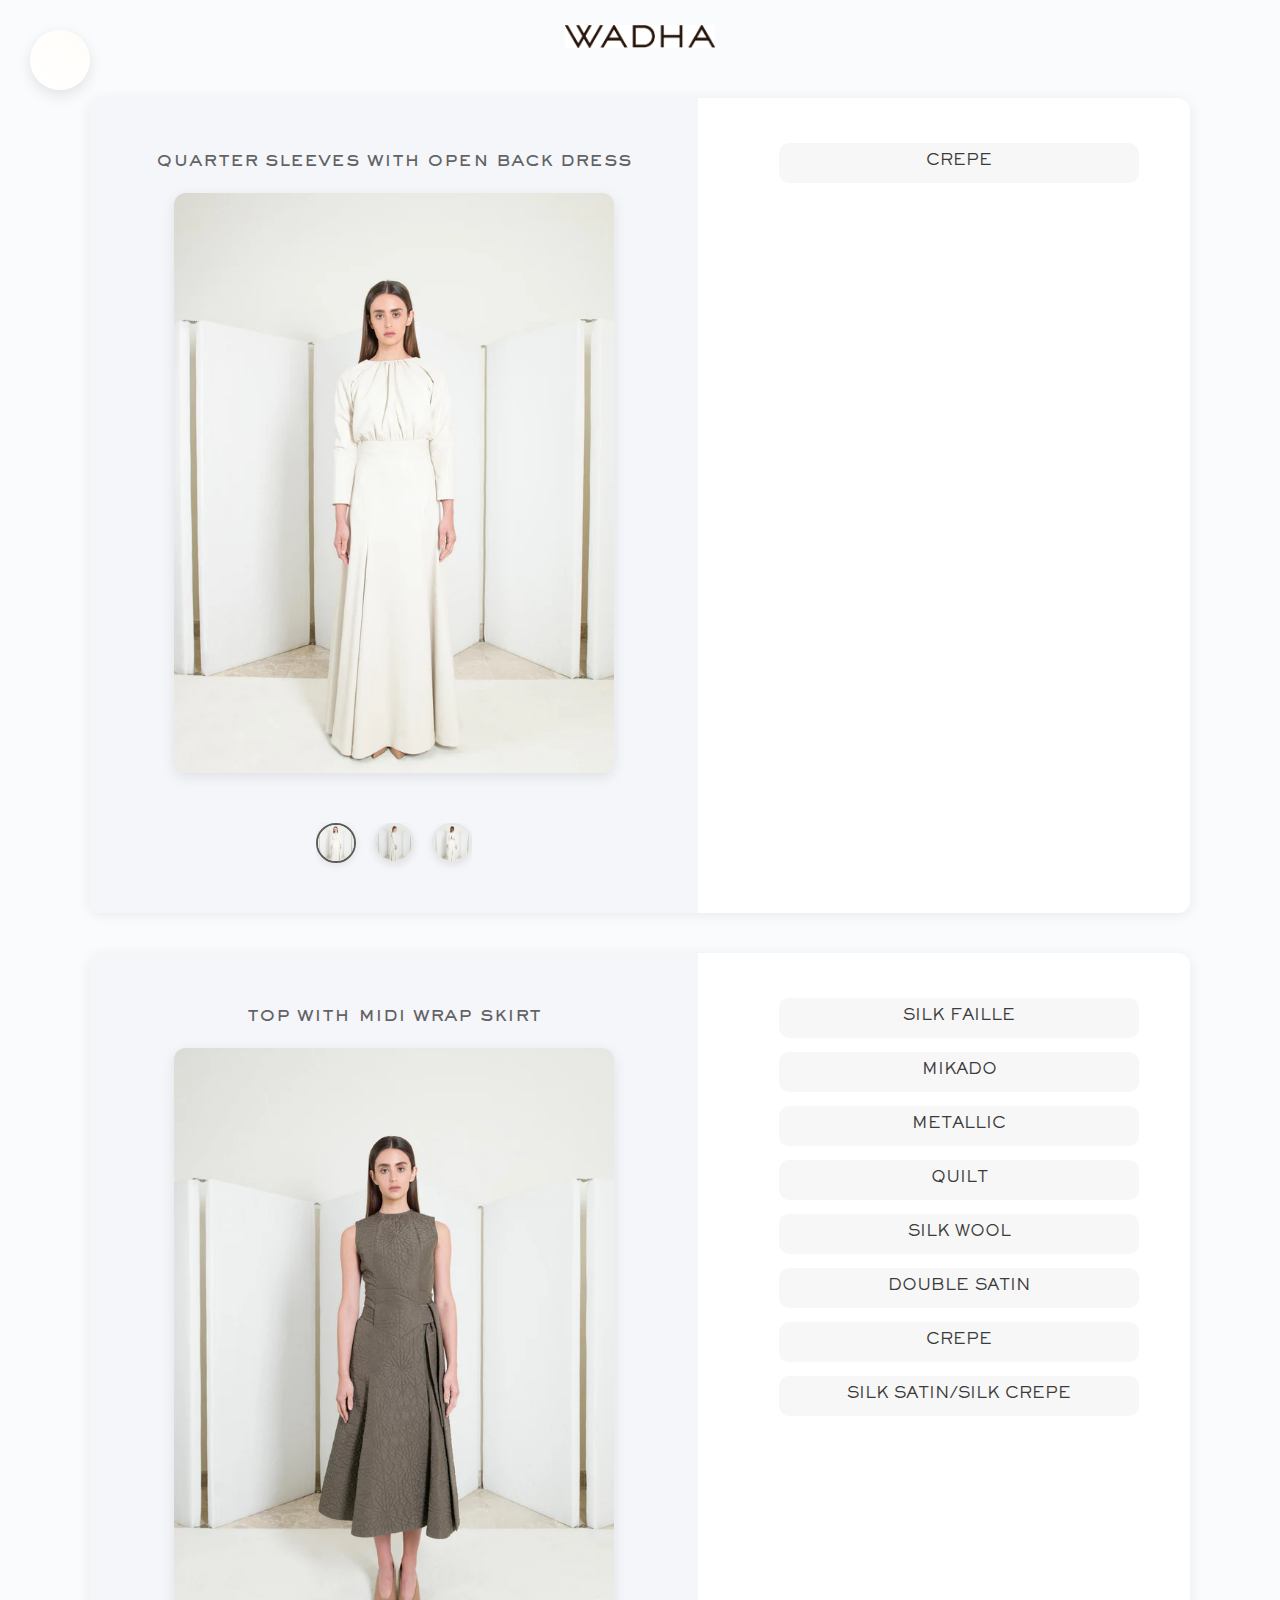
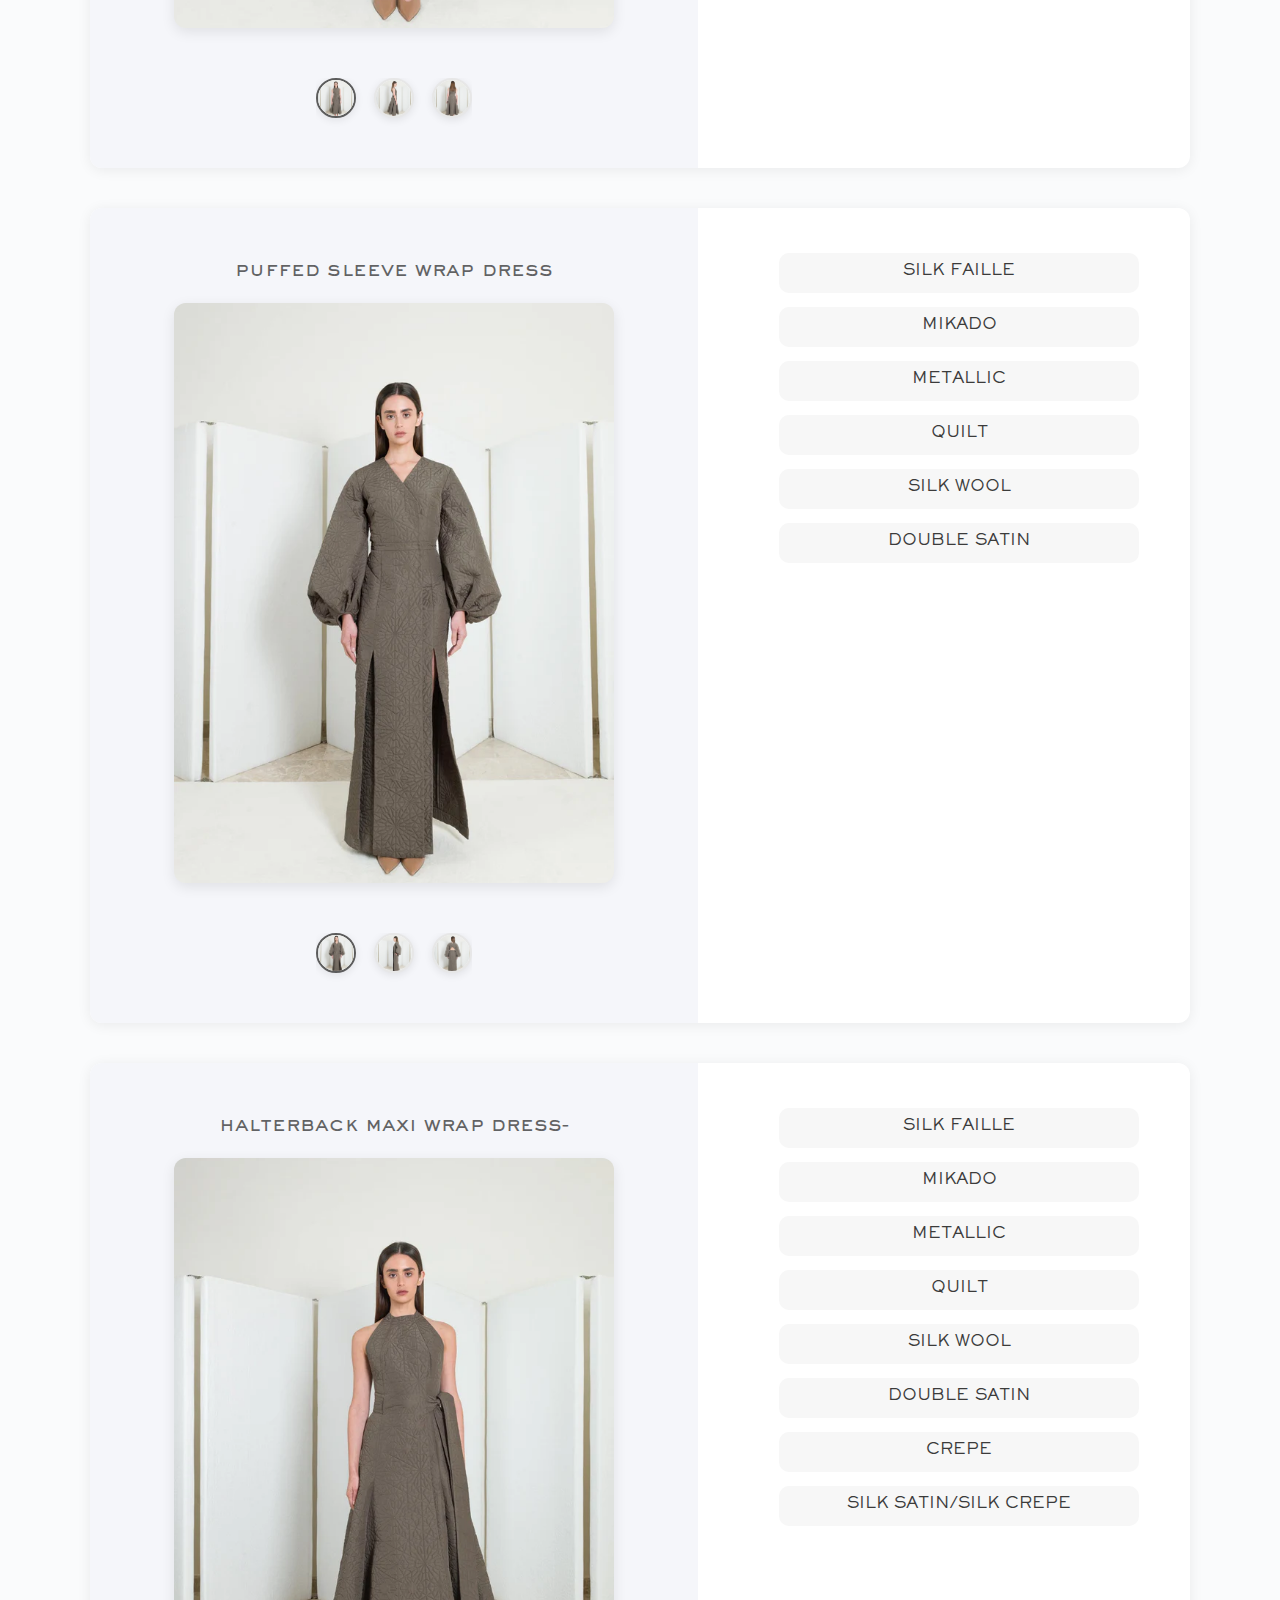
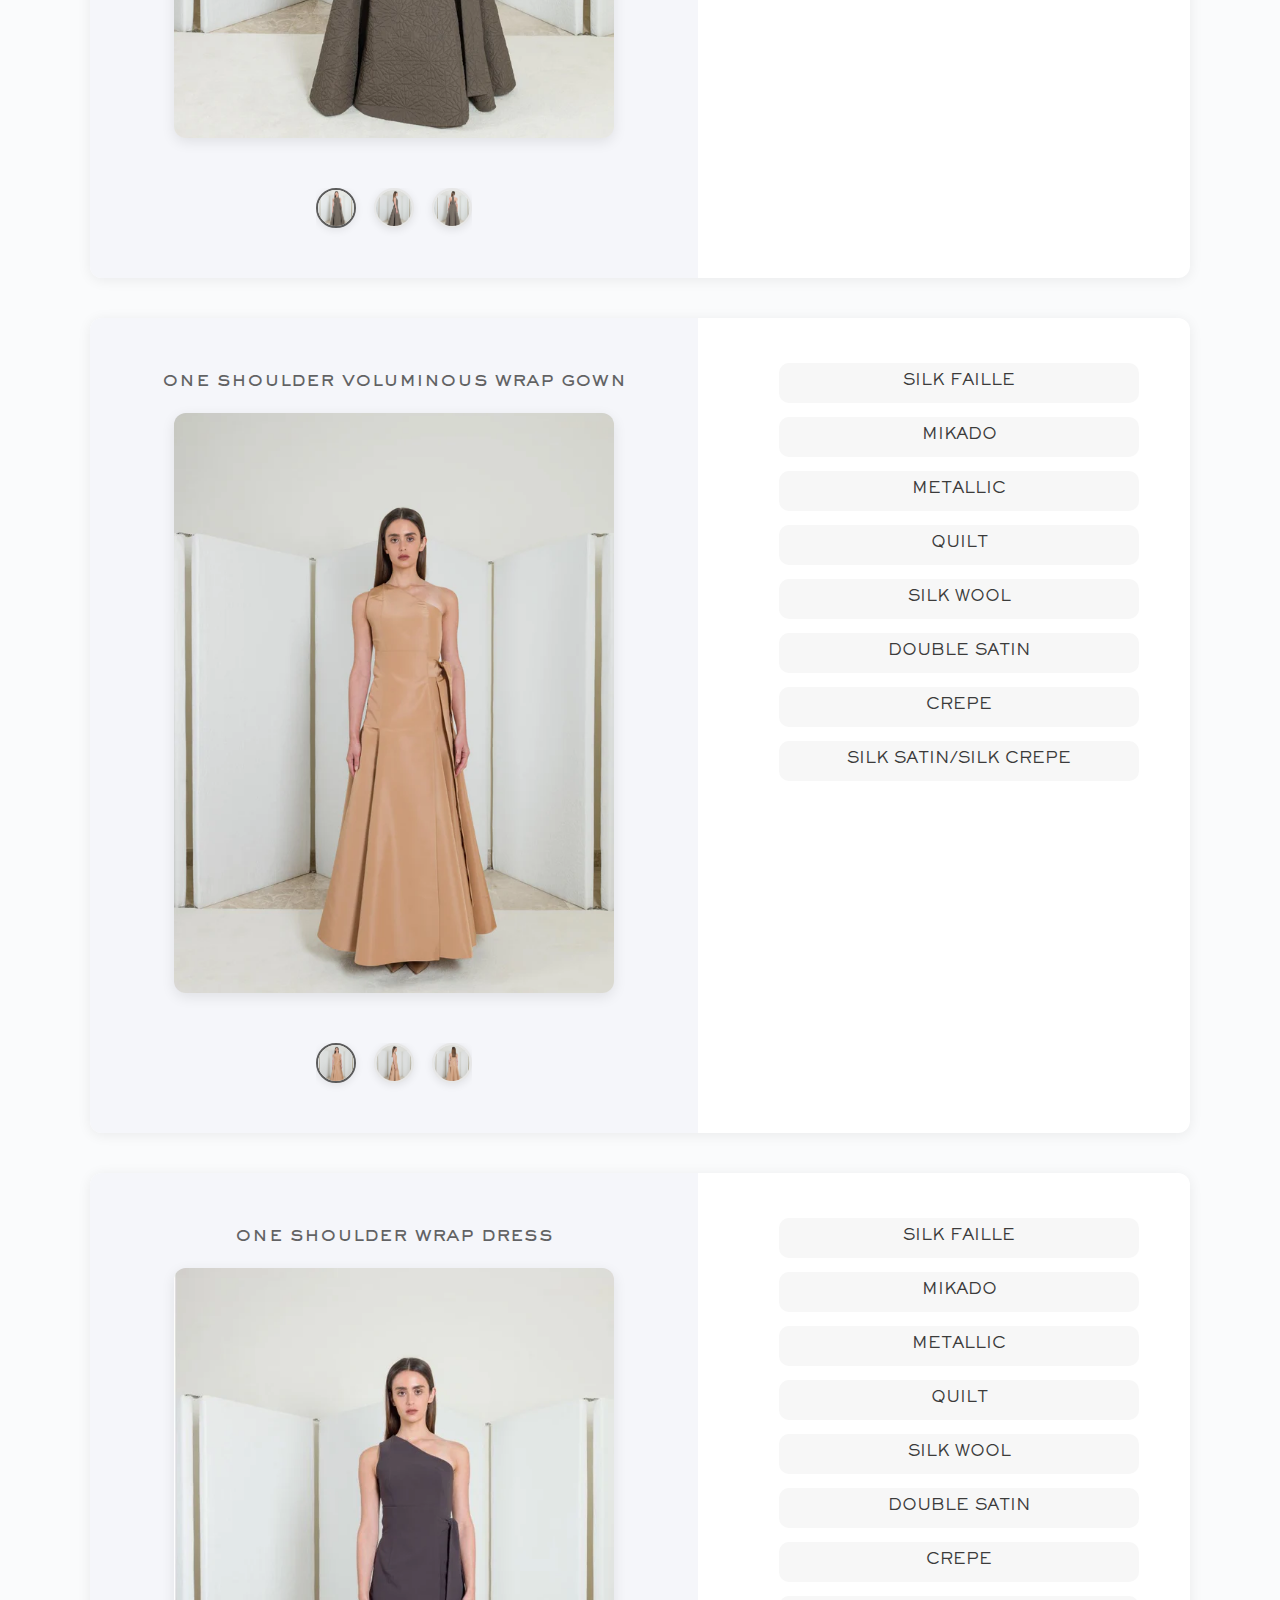
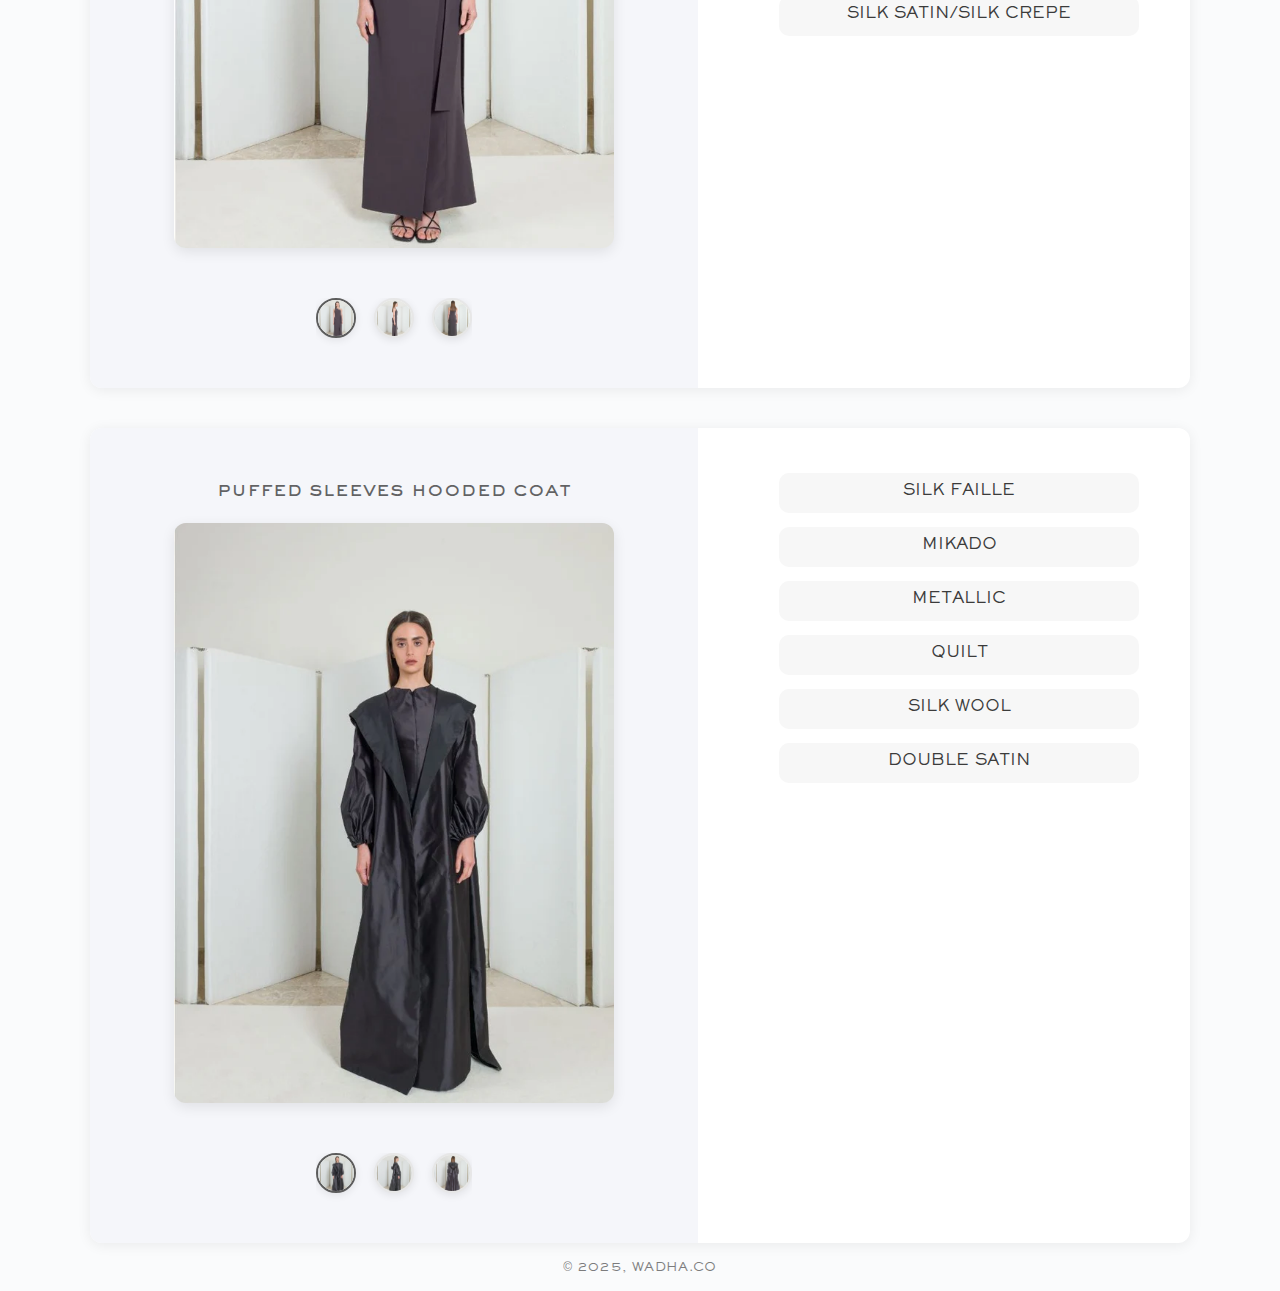
<file: SpringSummer2021.html>
<!DOCTYPE html>
<html lang="en">

<head>
  <meta charset="UTF-8" />
  <meta name="viewport" content="width=device-width, initial-scale=1.0" />
  <title>SpringSummer2021</title>
  <link rel="stylesheet" href="styles/style.css">
  <link rel="stylesheet" href="styles/section.css">
</head>

<body>
  <header>
    <div class="logo-container">
      <img class="wadha_logo" src="images/wadha.logo.jpg" alt="">
    </div>
    <button class="back-button" onclick="goBack()">
      <i class="fas fa-arrow-left"></i>
    </button>
  </header>

  <div id="dressSections"></div>
  <footer>
    <small class="footer-section">© 2025, WADHA.CO</small>
  </footer>
  <script>
    //each can have any number of images and unique fabric options!
    const dressSections = [
      // 1-section
      {
        title: "quarter sleeves with open back dress",
        viewTitles: ["View 1", "View 2", "View 3"],
        imageBase: "images/spring-summer-2021/quarter sleeves with open back dress-",
        views: ["VIEW1.webp", "VIEW2.webp", "VIEW3.webp"],
        fabrics: [
          { name: "CREPE", colors: ["BLACK", "RED", "CORAL"] },
        ]
      },

      // 2-section
      {
        title: "top with midi wrap skirt",
        viewTitles: ["View 1", "View 2", "View 3"],
        imageBase: "images/spring-summer-2021/top with midi wrap skirt-",
        views: ["VIEW1.webp", "VIEW2.webp", "VIEW3.webp"],
        fabrics: [
          { name: "SILK FAILLE", colors: ["BLACK", "BIANCO", "NAVY", "RED"] },
          { name: "MIKADO", colors: ["MINT"] },
          { name: "METALLIC", colors: ["GOLD", "BLACK"] },
          { name: "QUILT", colors: ["BLACK", "BEIGE", "BLACK VELVET", "NAVY VELVET"] },
          { name: "SILK WOOL", colors: ["BLACK", "OFF WHITE"] },
          { name: "DOUBLE SATIN", colors: ["PINK ROSE"] },
          { name: "CREPE", colors: ["BLACK", "RED", "CORAL"] },
          { name: "SILK SATIN/SILK CREPE", colors: ["BLACK", "OFF WHITE"] },
        ]
      },
      // 3-section
      {
        title: "puffed sleeve wrap dress",
        viewTitles: ["View 1", "View 2", "View 3"],
        imageBase: "images/spring-summer-2021/puffed sleeve wrap dress-",
        views: ["VIEW1.webp", "VIEW2.webp", "VIEW3.webp"],
        fabrics: [
          { name: "SILK FAILLE", colors: ["BLACK", "BIANCO", "NAVY", "RED"] },
          { name: "MIKADO", colors: ["MINT"] },
          { name: "METALLIC", colors: ["GOLD", "BLACK"] },
          { name: "QUILT", colors: ["BLACK", "BEIGE", "BLACK VELVET", "NAVY VELVET"] },
          { name: "SILK WOOL", colors: ["BLACK", "OFF WHITE"] },
          { name: "DOUBLE SATIN", colors: ["PINK ROSE"] },

        ]
      },
      // 4-section
      {
        title: "halterback maxi wrap dress-",
        viewTitles: ["View 1", "View 2", "View 3"],
        imageBase: "images/spring-summer-2021/halterback maxi wrap dress-",
        views: ["VIEW1.webp", "VIEW2.webp", "VIEW3.webp"],
        fabrics: [
          { name: "SILK FAILLE", colors: ["BLACK", "BIANCO", "NAVY", "RED"] },
          { name: "MIKADO", colors: ["MINT"] },
          { name: "METALLIC", colors: ["GOLD", "BLACK"] },
          { name: "QUILT", colors: ["BLACK", "BEIGE", "BLACK VELVET", "NAVY VELVET"] },
          { name: "SILK WOOL", colors: ["BLACK", "OFF WHITE"] },
          { name: "DOUBLE SATIN", colors: ["PINK ROSE"] },
          { name: "CREPE", colors: ["BLACK", "RED", "CORAL"] },
          { name: "SILK SATIN/SILK CREPE", colors: ["BLACK", "OFF WHITE"] },
        ]
      },
      // 5-section
      {
        title: "one shoulder voluminous wrap gown",
        viewTitles: ["View 1", "View 2", "View 3"],
        imageBase: "images/spring-summer-2021/one shoulder voluminous wrap gown-",
        views: ["VIEW1.webp", "VIEW2.webp", "VIEW3.webp"],
        fabrics: [
          { name: "SILK FAILLE", colors: ["BLACK", "BIANCO", "NAVY", "RED"] },
          { name: "MIKADO", colors: ["MINT"] },
          { name: "METALLIC", colors: ["GOLD", "BLACK"] },
          { name: "QUILT", colors: ["BLACK", "BEIGE", "BLACK VELVET", "NAVY VELVET"] },
          { name: "SILK WOOL", colors: ["BLACK", "OFF WHITE"] },
          { name: "DOUBLE SATIN", colors: ["PINK ROSE"] },
          { name: "CREPE", colors: ["BLACK", "RED", "CORAL"] },
          { name: "SILK SATIN/SILK CREPE", colors: ["BLACK", "OFF WHITE"] },
        ]
      },
      // 6-section
      {
        title: "one shoulder wrap dress",
        viewTitles: ["View 1", "View 2", "View 3"],
        imageBase: "images/spring-summer-2021/one shoulder wrap dress-",
        views: ["VIEW1.webp", "VIEW2.webp", "VIEW3.webp"],
        fabrics: [
          { name: "SILK FAILLE", colors: ["BLACK", "BIANCO", "NAVY", "RED"] },
          { name: "MIKADO", colors: ["MINT"] },
          { name: "METALLIC", colors: ["GOLD", "BLACK"] },
          { name: "QUILT", colors: ["BLACK", "BEIGE", "BLACK VELVET", "NAVY VELVET"] },
          { name: "SILK WOOL", colors: ["BLACK", "OFF WHITE"] },
          { name: "DOUBLE SATIN", colors: ["PINK ROSE"] },
          { name: "CREPE", colors: ["BLACK", "RED", "CORAL"] },
          { name: "SILK SATIN/SILK CREPE", colors: ["BLACK", "OFF WHITE"] },
        ]
      },
      // 7-section
      {
        title: "puffed sleeves hooded coat",
        viewTitles: ["View 1", "View 2", "View 3"],
        imageBase: "images/spring-summer-2021/puffed sleeves hooded coat-",
        views: ["VIEW1.webp", "VIEW2.webp", "VIEW3.webp"],
        fabrics: [
          { name: "SILK FAILLE", colors: ["BLACK", "BIANCO", "NAVY", "RED"] },
          { name: "MIKADO", colors: ["MINT"] },
          { name: "METALLIC", colors: ["GOLD", "BLACK"] },
          { name: "QUILT", colors: ["BLACK", "BEIGE", "BLACK VELVET", "NAVY VELVET"] },
          { name: "SILK WOOL", colors: ["BLACK", "OFF WHITE"] },
          { name: "DOUBLE SATIN", colors: ["PINK ROSE"] },

        ]
      },


    ];


    (function generateDressSections(sections) {
      const container = document.getElementById('dressSections');
      container.innerHTML = '';
      sections.forEach((section, idx) => {
        const sectionId = (idx + 1);
        const slideName = "imgslide-" + sectionId;
        const fabricName = "fabric-" + sectionId;
        const zoomModalId = "zoom-modal-" + sectionId;
        // 1. Gallery radio buttons + zoom modal
        let imgRadios = section.views.map((_, i) =>
          `<input type="radio" name="${slideName}" id="img${i + 1}-${sectionId}" ${i === 0 ? "checked" : ""}>`
        ).join("\n") + `<input type="checkbox" id="${zoomModalId}">`;
        // 2. Main images
        let mainImgs = section.views.map((view, i) =>
          `<img class="main-img main-img-${i + 1}" src="${section.imageBase}${view}" alt="">`
        ).join('\n');
        // 3. Color bar selectors
        let colorDots = section.views.map((view, i) =>
          `<label class="color-dot" for="img${i + 1}-${sectionId}" title="${section.viewTitles[i] || `View ${i + 1}`}">
            <img src="${section.imageBase}${view}" alt="">
          </label>`
        ).join('\n');
        // 4. Fabric choices
        let fabricList = section.fabrics.map((fabric, i) => `
          <li class="fabric-item">
            <input type="radio" name="${fabricName}" id="${fabricName}${String.fromCharCode(97 + i)}" class="fabric-radio">
            <label for="${fabricName}${String.fromCharCode(97 + i)}" class="fabric-label" tabindex="0">${fabric.name}</label>
            <ul class="child-list">
              ${fabric.colors.map(color => `<li>${color}</li>`).join('')}
            </ul>
          </li>
        `).join('\n');
        // 5. Zoom modal images
        let zoomImgs = section.views.map((view, i) =>
          `<img class="zoom-img zoom-img-${i + 1}" src="${section.imageBase}${view}" alt="">`
        ).join('\n');
        // 6. Compose complete section
        container.innerHTML += `
        <section>
          ${imgRadios}
          <div class="container">
            <div class="image-section">
              <h3>${section.title}</h3>
              <div class="main-img-wrapper">
                <label for="${zoomModalId}" style="width:100%;height:100%;display:block;cursor:zoom-in;">
                  ${mainImgs}
                </label>
              </div>
              <div class="color-bar">
                ${colorDots}
              </div>
            </div>
            <div class="fabric-section">
              <ul class="fabric-list">
                ${fabricList}
              </ul>
            </div>
          </div>
          <div class="zoom-overlay">
            <div class="zoom-img-box">
              <label for="${zoomModalId}" class="close-zoom" title="Close">&times;</label>
              ${zoomImgs}
            </div>
          </div>
        </section>`;
      });
    })(dressSections);
    //  back button
    function goBack() {
      if (window.history.length > 1 && document.referrer !== "") {
        window.history.back();
      } else {
        window.location.href = 'collections.html'; // Change '' to actual fallback URL
      }
    }

  </script>
</body>

</html>
</file>
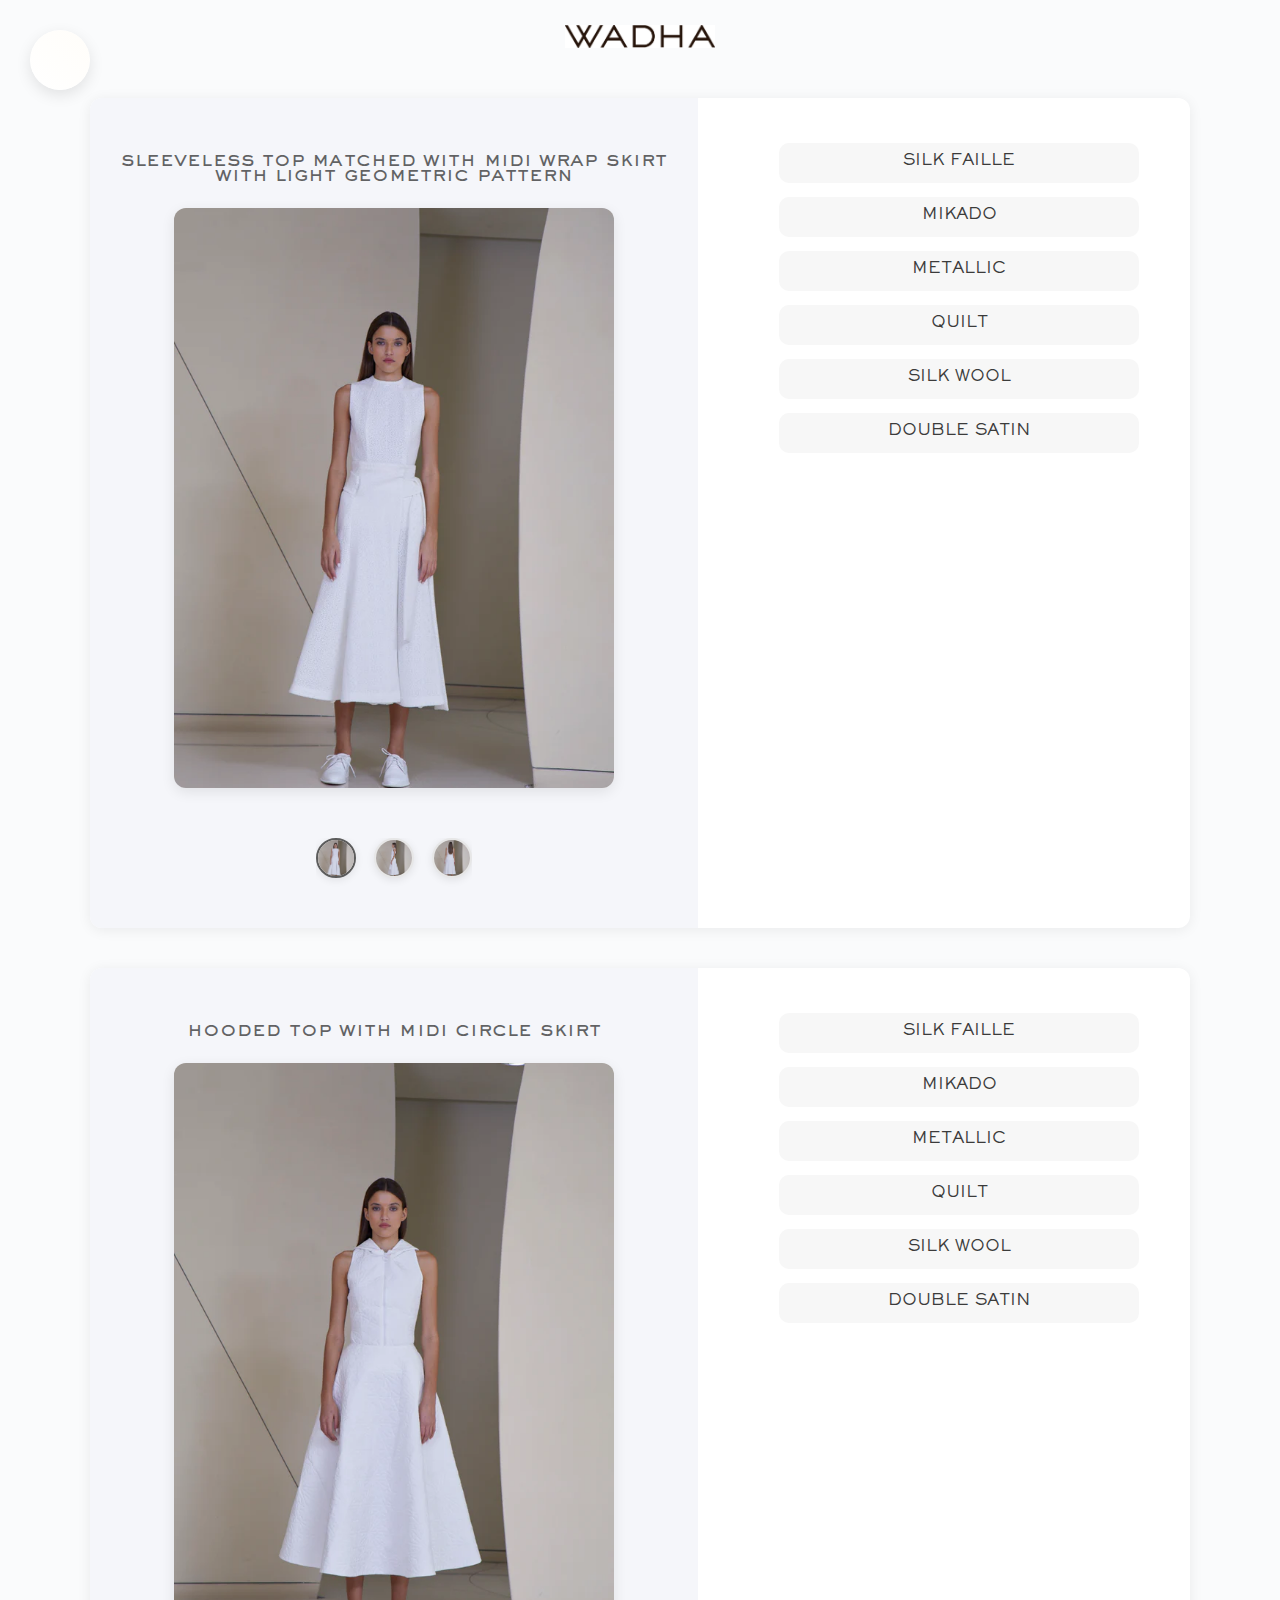
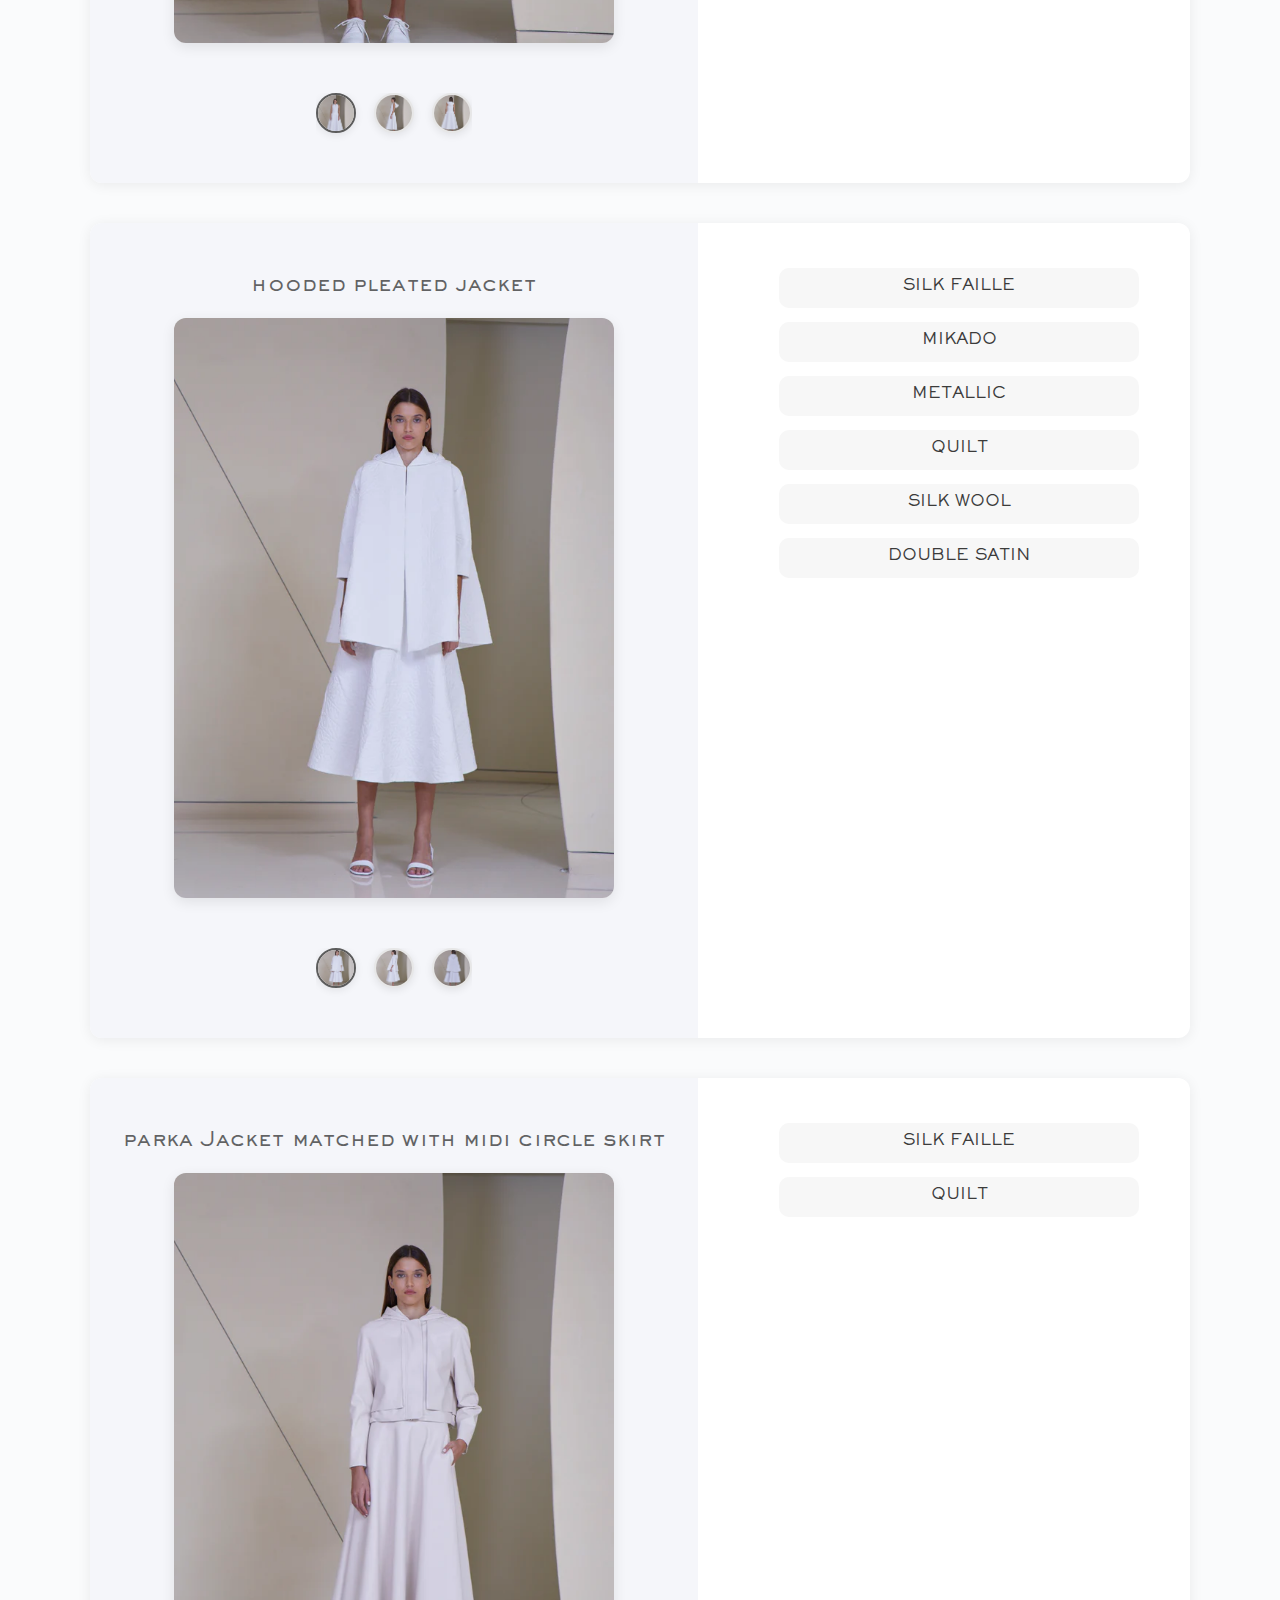
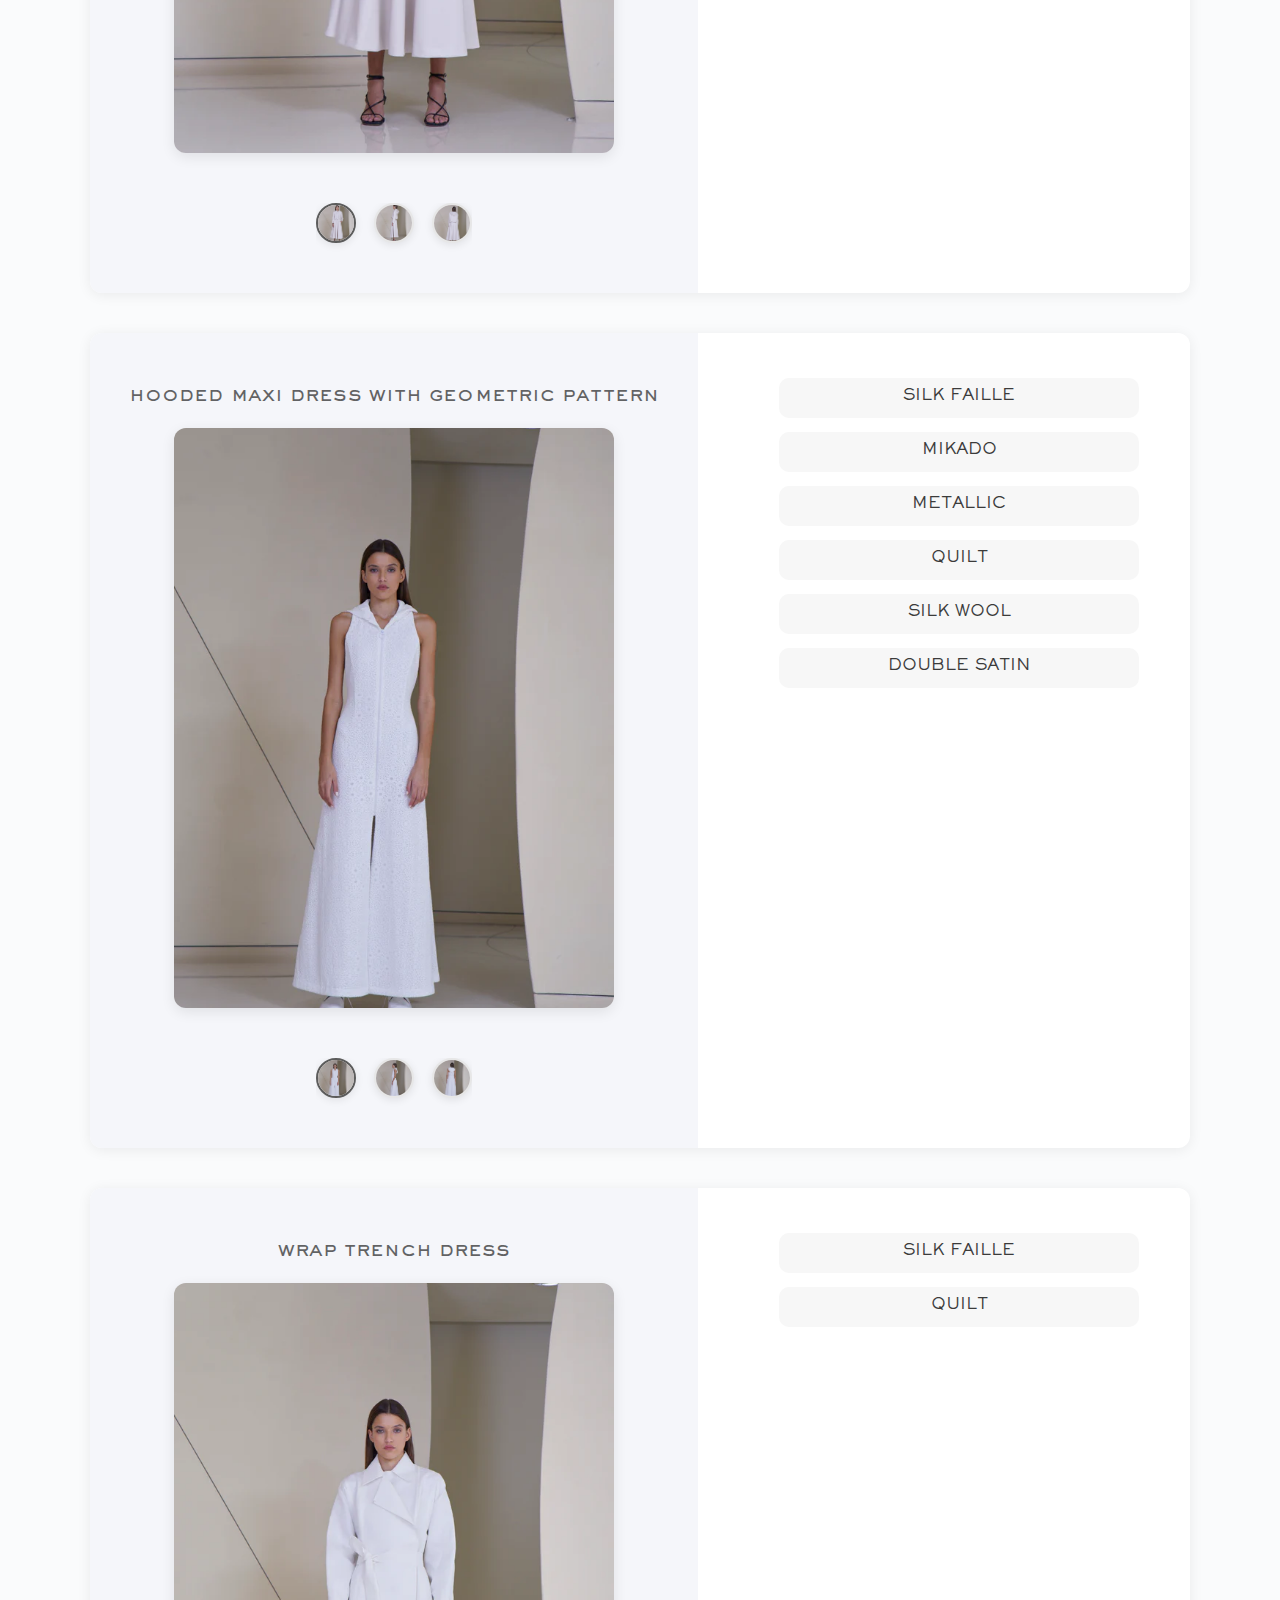
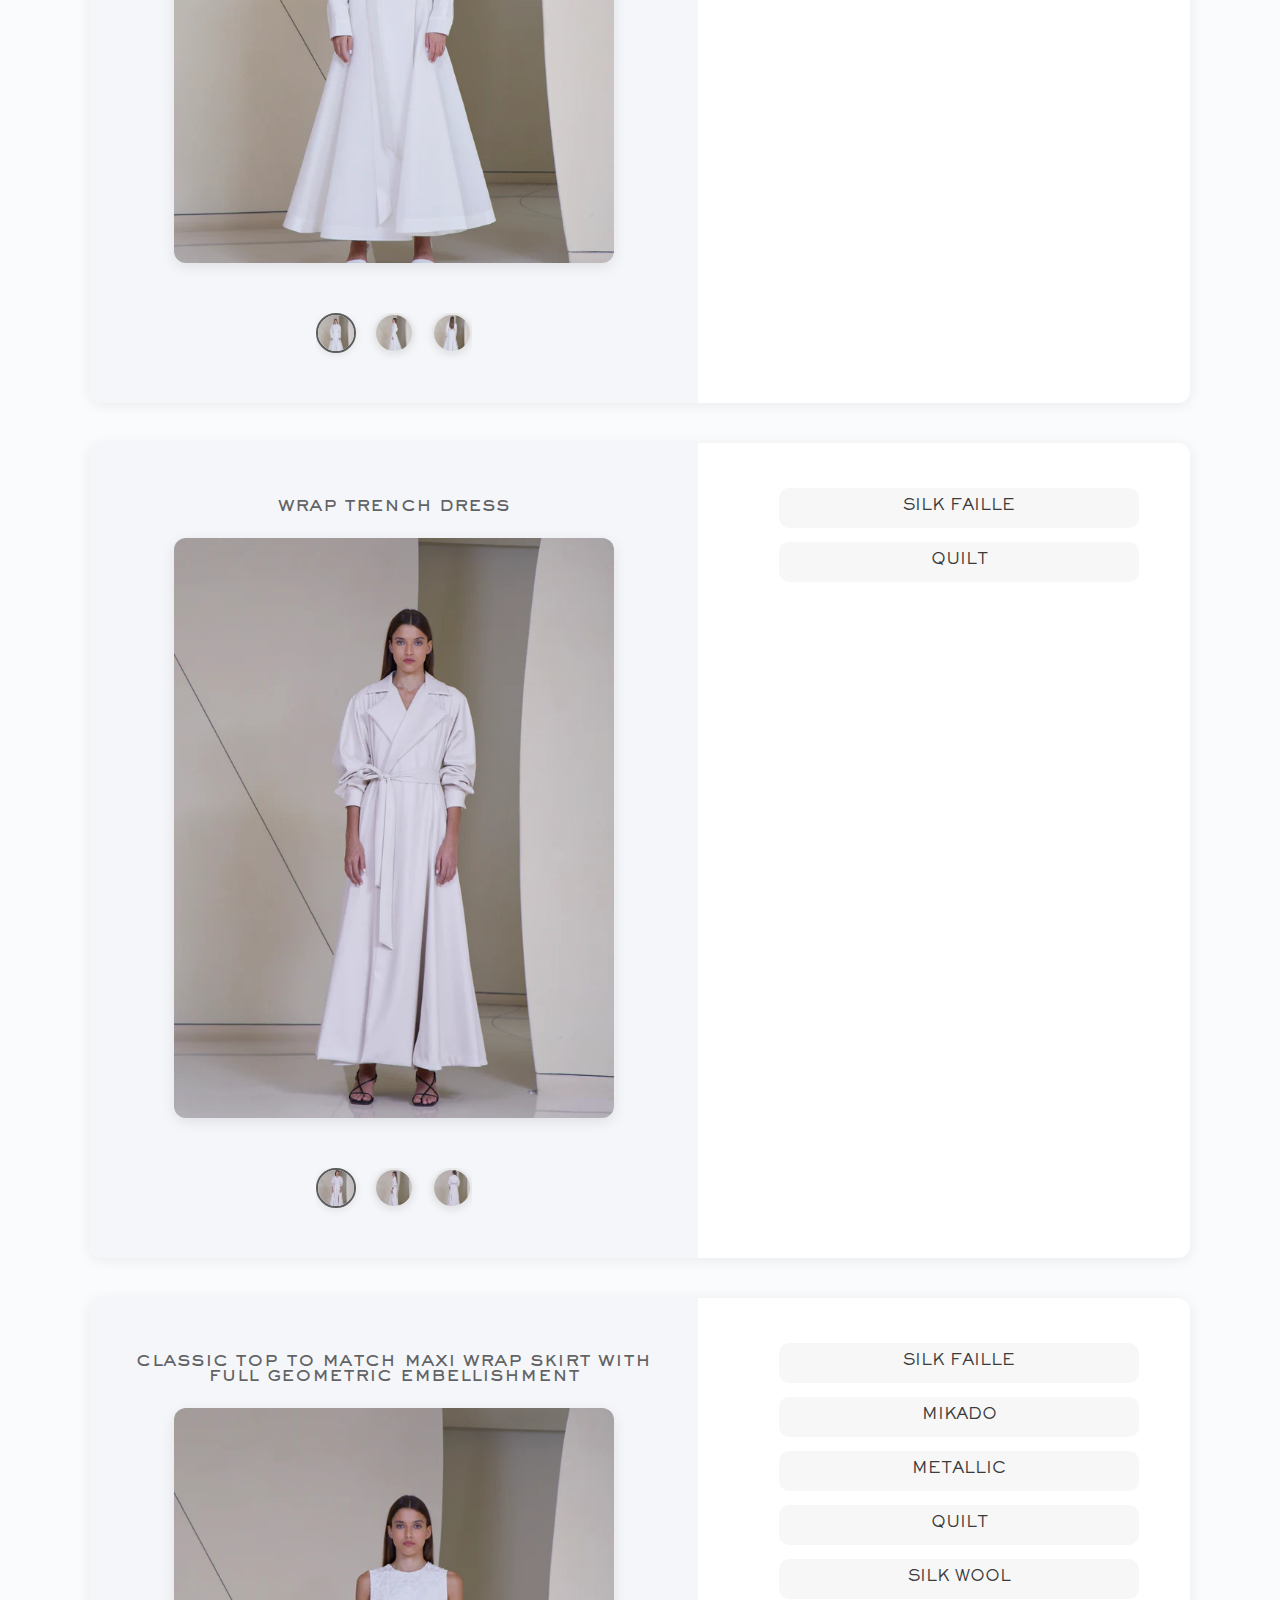
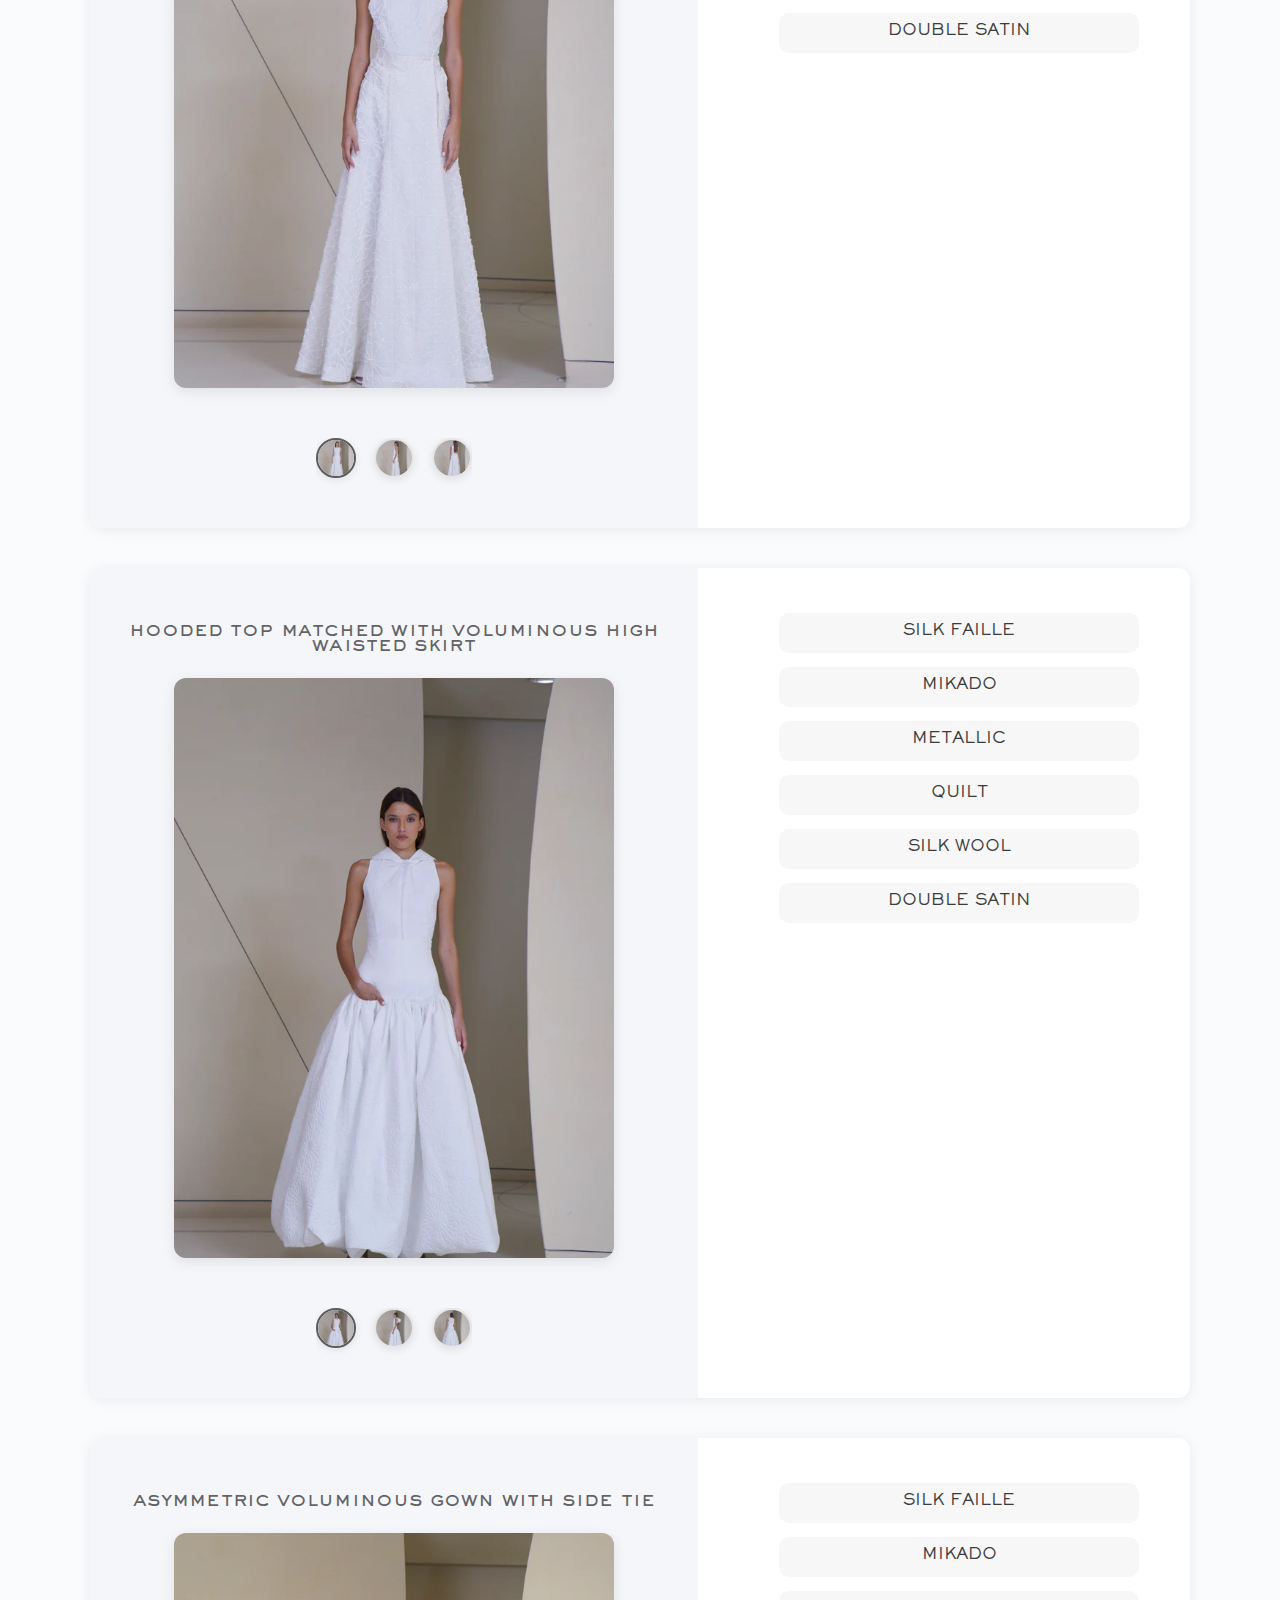
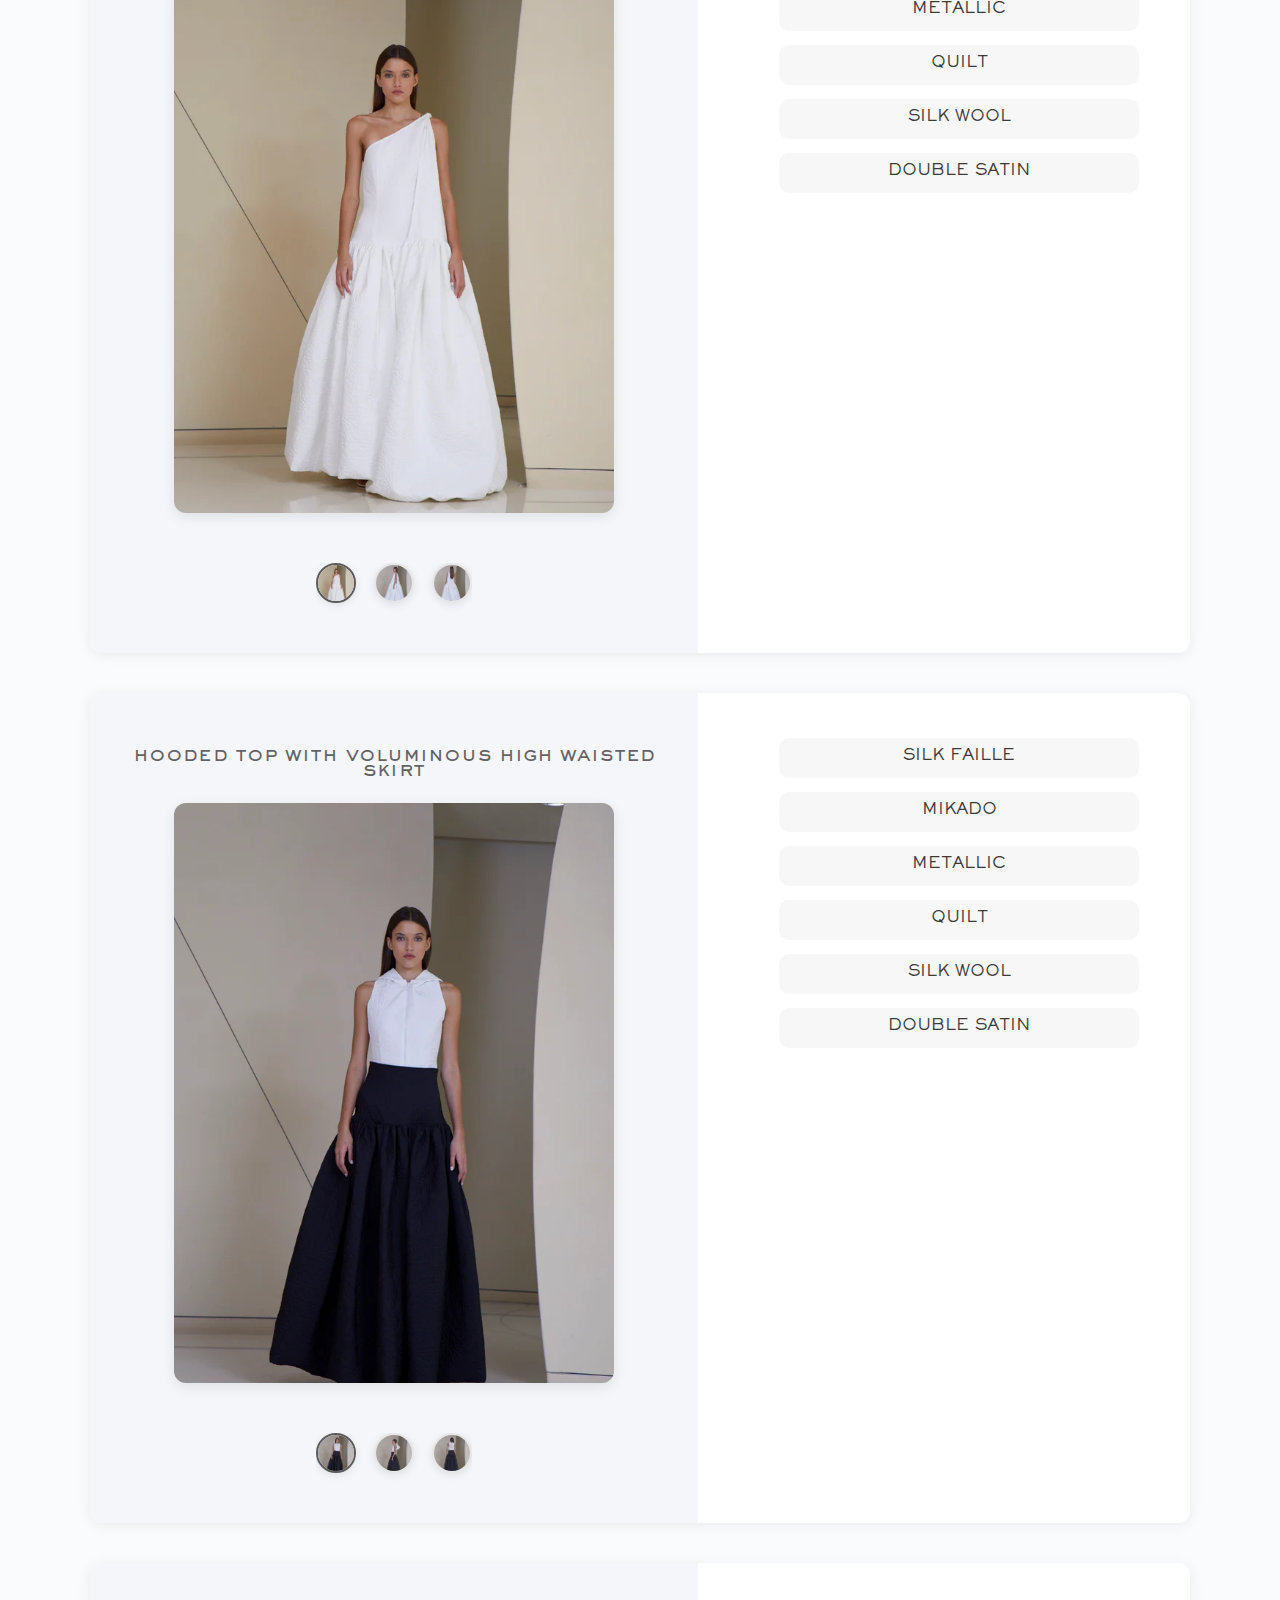
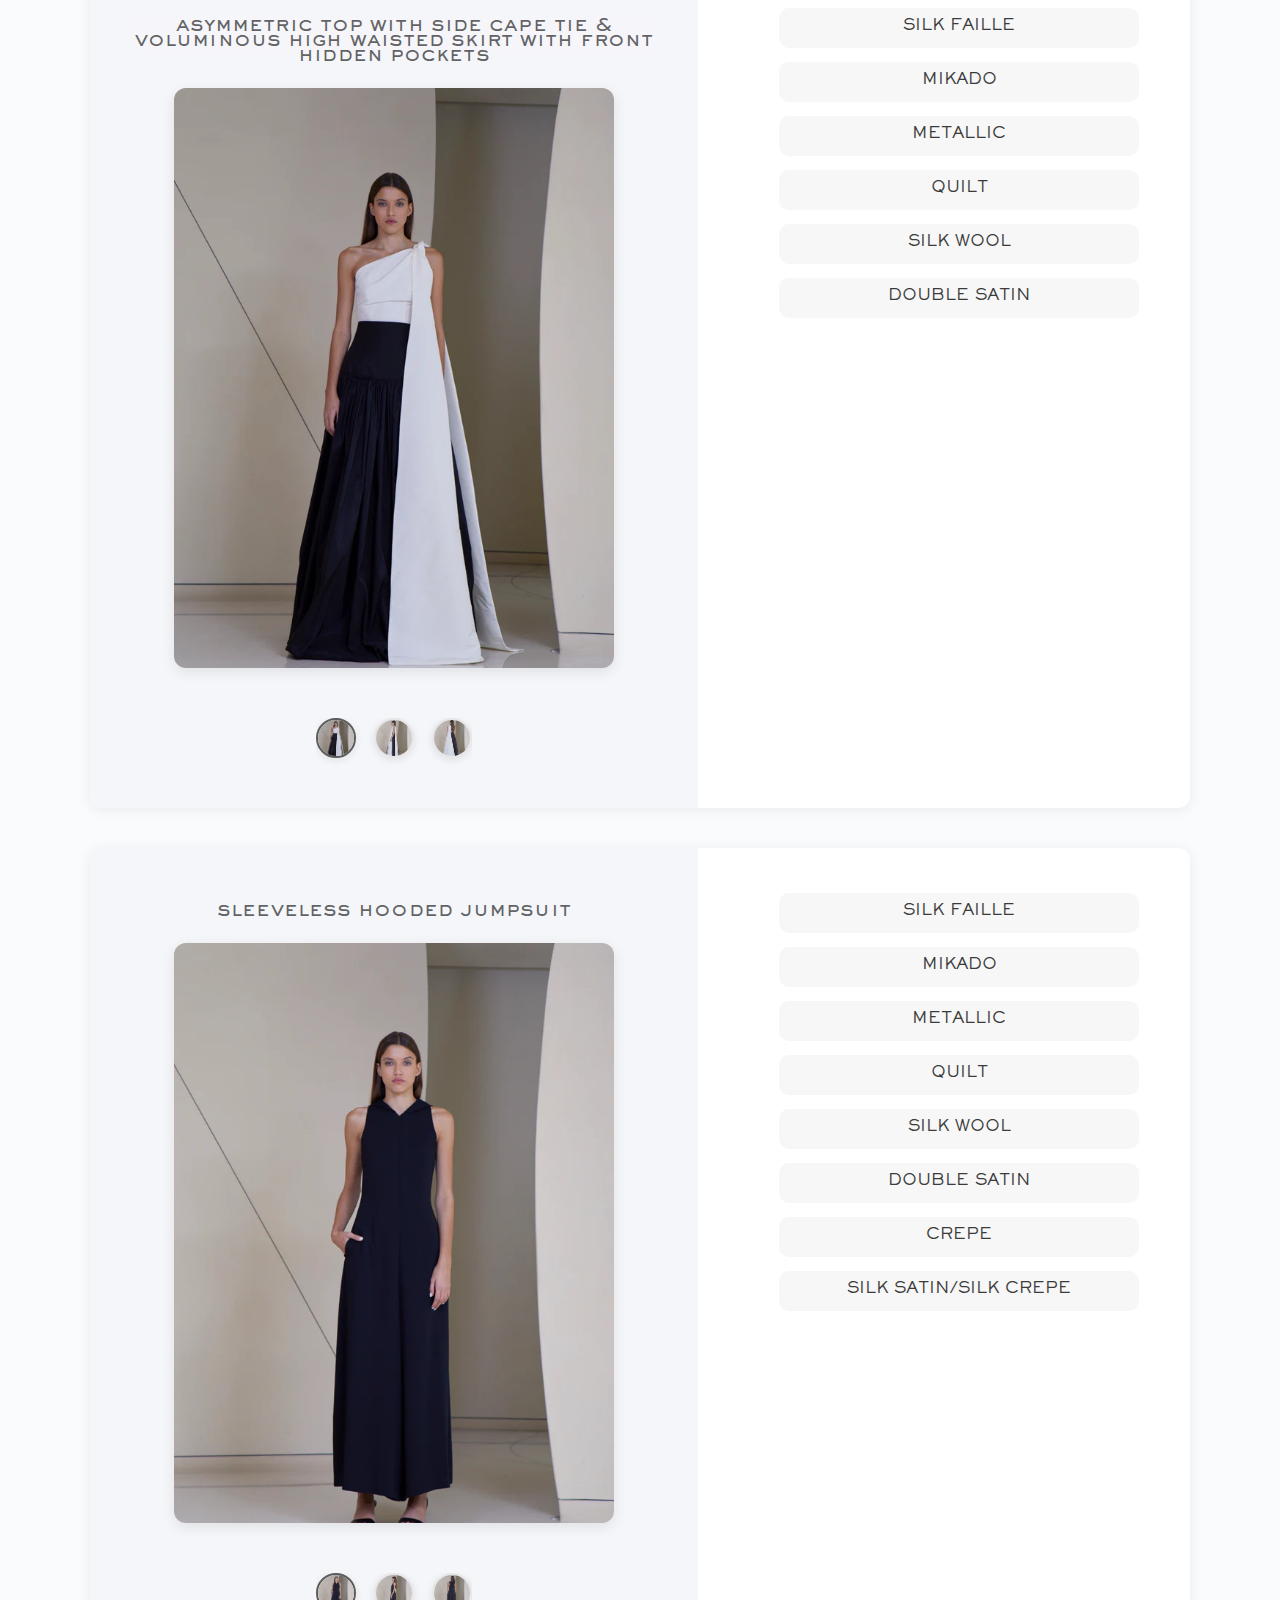
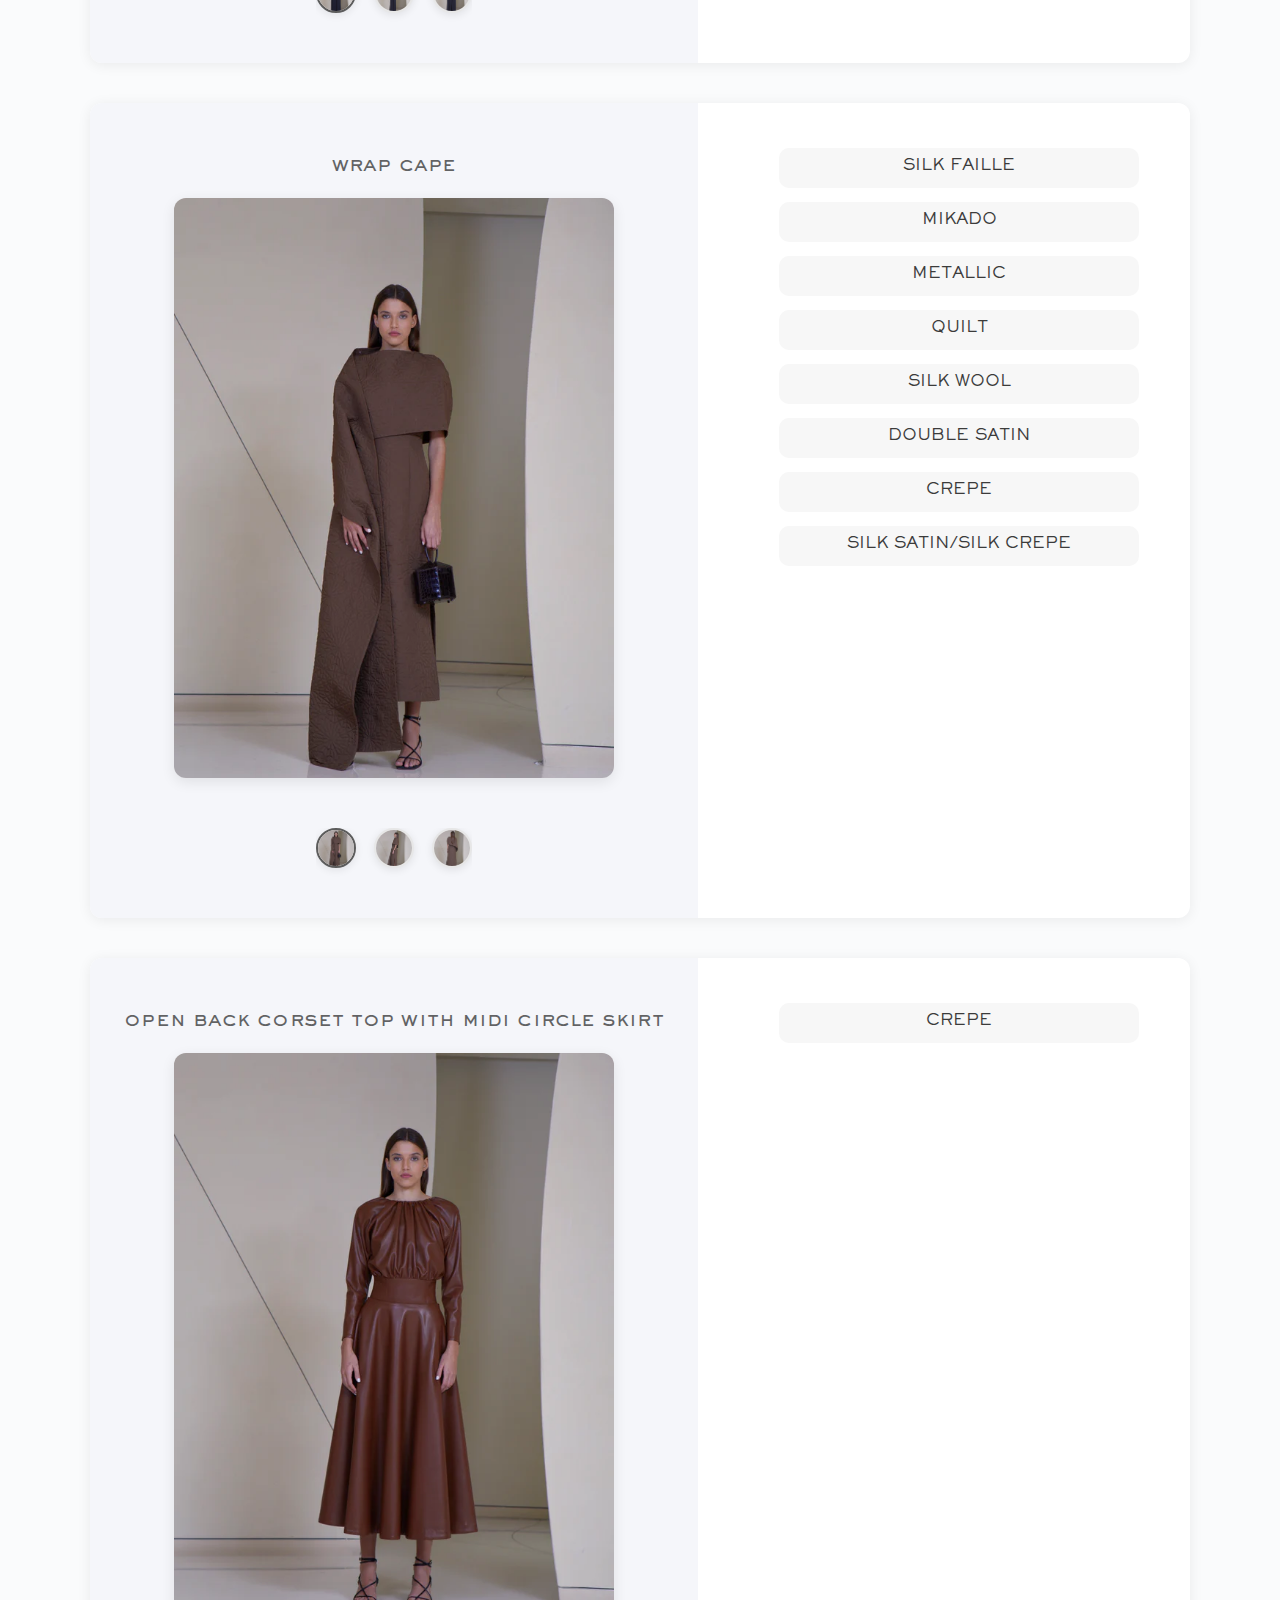
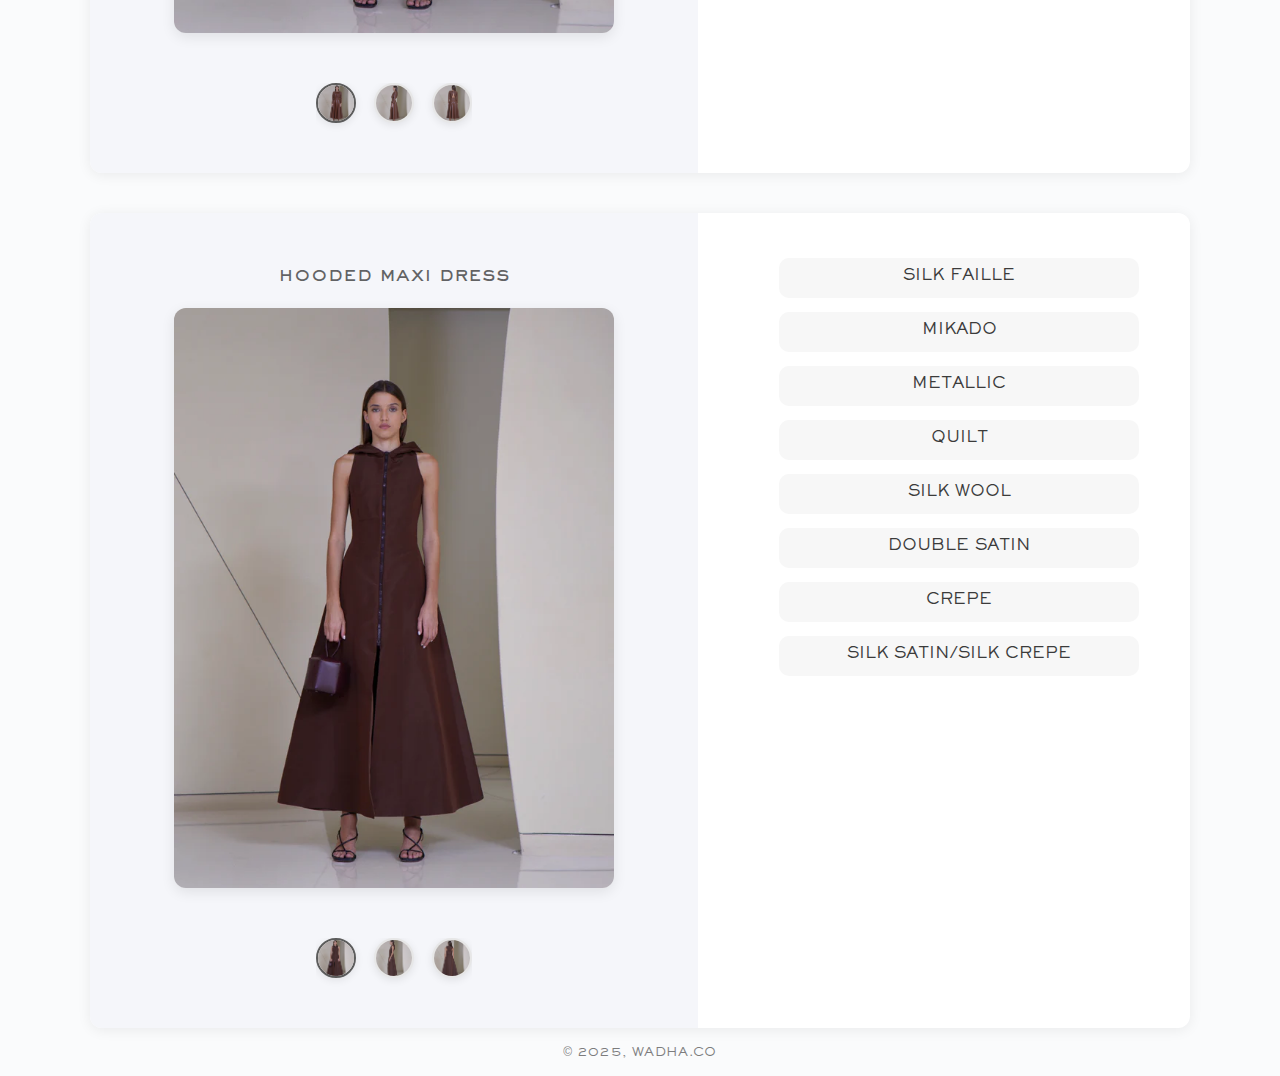
<file: SpringSummer2022.html>
<!DOCTYPE html>
<html lang="en">

<head>
  <meta charset="UTF-8" />
  <meta name="viewport" content="width=device-width, initial-scale=1.0" />
  <title>SpringSummer2022</title>
  <link rel="stylesheet" href="styles/style.css">
  <link rel="stylesheet" href="styles/section.css">
</head>

<body>
  <header>
    <div class="logo-container">
      <img class="wadha_logo" src="images/wadha.logo.jpg" alt="">
    </div>
    <button class="back-button" onclick="goBack()">
      <i class="fas fa-arrow-left"></i>
    </button>
  </header>

  <div id="dressSections"></div>
  <footer>
    <small class="footer-section">© 2025, WADHA.CO</small>
  </footer>
  <script>
    //each can have any number of images and unique fabric options!
    const dressSections = [
      // 1-section
      {
        title: "sleeveless top matched with midi wrap skirt with light geometric pattern",
        viewTitles: ["View 1", "View 2", "View 3"],
        imageBase: "images/spring-summer-2022/sleeveless top matched with midi wrap skirt with light geometric pattern-",
        views: ["VIEW1.webp", "VIEW2.webp", "VIEW3.webp"],
        fabrics: [
          { name: "SILK FAILLE", colors: ["BLACK", "BIANCO", "NAVY", "RED"] },
          { name: "MIKADO", colors: ["MINT"] },
          { name: "METALLIC", colors: ["GOLD", "BLACK"] },
          { name: "QUILT", colors: ["BLACK", "BEIGE", "BLACK VELVET", "NAVY VELVET"] },
          { name: "SILK WOOL", colors: ["BLACK", "OFF WHITE"] },
          { name: "DOUBLE SATIN", colors: ["ROSE PINK"] },
        ]
      },
      // { name: "SILK ORGANZA", colors: ["TORQUISE", "IN SEQUINS(MINT,IVORY)", "IN CUT OUT(BLACK,OFF WHITE,MAROON,GREEN,YELLOW.)"] },
      // 2-section
      {
        title: "hooded top with midi circle skirt",
        viewTitles: ["View 1", "View 2", "View 3"],
        imageBase: "images/spring-summer-2022/hooded top with midi circle skirt-",
        views: ["VIEW1.webp", "VIEW2.webp", "VIEW3.webp"],
        fabrics: [
          { name: "SILK FAILLE", colors: ["BLACK", "BIANCO", "NAVY", "RED"] },
          { name: "MIKADO", colors: ["MINT"] },
          { name: "METALLIC", colors: ["GOLD", "BLACK"] },
          { name: "QUILT", colors: ["BLACK", "BEIGE", "BLACK VELVET", "NAVY VELVET"] },
          { name: "SILK WOOL", colors: ["BLACK", "OFF WHITE"] },
          { name: "DOUBLE SATIN", colors: ["ROSE PINK"] },
        ]
      },
      // 3-section
      {
        title: "hooded pleated jacket",
        viewTitles: ["View 1", "View 2", "View 3"],
        imageBase: "images/spring-summer-2022/hooded pleated jacket-",
        views: ["VIEW1.webp", "VIEW2.webp", "VIEW3.webp"],
        fabrics: [
          { name: "SILK FAILLE", colors: ["BLACK", "BIANCO", "NAVY", "RED"] },
          { name: "MIKADO", colors: ["MINT"] },
          { name: "METALLIC", colors: ["GOLD", "BLACK"] },
          { name: "QUILT", colors: ["BLACK", "BEIGE", "BLACK VELVET", "NAVY VELVET"] },
          { name: "SILK WOOL", colors: ["BLACK", "OFF WHITE"] },
          { name: "DOUBLE SATIN", colors: ["ROSE PINK"] },
        ]
      },
      // 4-section
      {
        title: "parka Jacket matched with midi circle skirt",
        viewTitles: ["View 1", "View 2", "View 3"],
        imageBase: "images/spring-summer-2022/parka Jacket matched with midi circle skirt-",
        views: ["VIEW1.webp", "VIEW2.webp", "VIEW3.webp"],
        fabrics: [
          { name: "SILK FAILLE", colors: ["BLACK", "BIANCO", "NAVY", "RED"] },
          { name: "QUILT", colors: ["BLACK", "BEIGE", "BLACK VELVET", "NAVY VELVET"] },
        ]
      },
      // 5-section
      {
        title: "hooded maxi dress with geometric pattern",
        viewTitles: ["View 1", "View 2", "View 3"],
        imageBase: "images/spring-summer-2022/hooded maxi dress with geometric pattern-",
        views: ["VIEW1.webp", "VIEW2.webp", "VIEW3.webp"],
        fabrics: [
          { name: "SILK FAILLE", colors: ["BLACK", "BIANCO", "NAVY", "RED"] },
          { name: "MIKADO", colors: ["MINT"] },
          { name: "METALLIC", colors: ["GOLD", "BLACK"] },
          { name: "QUILT", colors: ["BLACK", "BEIGE", "BLACK VELVET", "NAVY VELVET"] },
          { name: "SILK WOOL", colors: ["BLACK", "OFF WHITE"] },
          { name: "DOUBLE SATIN", colors: ["ROSE PINK"] },
        ]
      },
      // 6-section
      {
        title: "wrap trench dress",
        viewTitles: ["View 1", "View 2", "View 3"],
        imageBase: "images/spring-summer-2022/wrap trench dress1-",
        views: ["VIEW1.webp", "VIEW2.webp", "VIEW3.webp"],
        fabrics: [
          { name: "SILK FAILLE", colors: ["BLACK", "BIANCO", "NAVY", "RED"] },
          { name: "QUILT", colors: ["BLACK", "BEIGE", "BLACK VELVET", "NAVY VELVET"] },
        ]
      },
      // 7-section
      {
        title: "wrap trench dress",
        viewTitles: ["View 1", "View 2", "View 3"],
        imageBase: "images/spring-summer-2022/wrap trench dress2-",
        views: ["VIEW1.webp", "VIEW2.webp", "VIEW3.webp"],
        fabrics: [
          { name: "SILK FAILLE", colors: ["BLACK", "BIANCO", "NAVY", "RED"] },
          { name: "QUILT", colors: ["BLACK", "BEIGE", "BLACK VELVET", "NAVY VELVET"] },
        ]
      },
      // 8-section
      {
        title: "classic top to match maxi wrap skirt with full geometric embellishment",
        viewTitles: ["View 1", "View 2", "View 3"],
        imageBase: "images/spring-summer-2022/classic top to match maxi wrap skirt with full geometric embellishment-",
        views: ["VIEW1.webp", "VIEW2.webp", "VIEW3.webp"],
        fabrics: [
          { name: "SILK FAILLE", colors: ["BLACK", "BIANCO", "NAVY", "RED"] },
          { name: "MIKADO", colors: ["MINT"] },
          { name: "METALLIC", colors: ["GOLD", "BLACK"] },
          { name: "QUILT", colors: ["BLACK", "BEIGE", "BLACK VELVET", "NAVY VELVET"] },
          { name: "SILK WOOL", colors: ["BLACK", "OFF WHITE"] },
          { name: "DOUBLE SATIN", colors: ["ROSE PINK"] },
        ]
      },
      // 9-section
      {
        title: "hooded top matched with voluminous high waisted skirt",
        viewTitles: ["View 1", "View 2", "View 3"],
        imageBase: "images/spring-summer-2022/hooded top matched with voluminous high waisted skirt-",
        views: ["VIEW1.webp", "VIEW2.webp", "VIEW3.webp"],
        fabrics: [
          { name: "SILK FAILLE", colors: ["BLACK", "BIANCO", "NAVY", "RED"] },
          { name: "MIKADO", colors: ["MINT"] },
          { name: "METALLIC", colors: ["GOLD", "BLACK"] },
          { name: "QUILT", colors: ["BLACK", "BEIGE", "BLACK VELVET", "NAVY VELVET"] },
          { name: "SILK WOOL", colors: ["BLACK", "OFF WHITE"] },
          { name: "DOUBLE SATIN", colors: ["ROSE PINK"] },
        ]
      },
      // 10-section
      {
        title: "asymmetric voluminous gown with side tie",
        viewTitles: ["View 1", "View 2", "View 3"],
        imageBase: "images/spring-summer-2022/asymmetric voluminous gown with side tie-",
        views: ["VIEW1.webp", "VIEW2.webp", "VIEW3.webp"],
        fabrics: [
          { name: "SILK FAILLE", colors: ["BLACK", "BIANCO", "NAVY", "RED"] },
          { name: "MIKADO", colors: ["MINT"] },
          { name: "METALLIC", colors: ["GOLD", "BLACK"] },
          { name: "QUILT", colors: ["BLACK", "BEIGE", "BLACK VELVET", "NAVY VELVET"] },
          { name: "SILK WOOL", colors: ["BLACK", "OFF WHITE"] },
          { name: "DOUBLE SATIN", colors: ["ROSE PINK"] },
        ]
      },
      // 11-section
      {
        title: "hooded top with voluminous high waisted skirt",
        viewTitles: ["View 1", "View 2", "View 3"],
        imageBase: "images/spring-summer-2022/hooded top with voluminous high waisted skirt-",
        views: ["VIEW1.webp", "VIEW2.webp", "VIEW3.webp"],
        fabrics: [
          { name: "SILK FAILLE", colors: ["BLACK", "BIANCO", "NAVY", "RED"] },
          { name: "MIKADO", colors: ["MINT"] },
          { name: "METALLIC", colors: ["GOLD", "BLACK"] },
          { name: "QUILT", colors: ["BLACK", "BEIGE", "BLACK VELVET", "NAVY VELVET"] },
          { name: "SILK WOOL", colors: ["BLACK", "OFF WHITE"] },
          { name: "DOUBLE SATIN", colors: ["ROSE PINK"] },
        ]
      },
      // 12-section
      {
        title: "asymmetric top with side cape tie & voluminous high waisted skirt with front hidden pockets",
        viewTitles: ["View 1", "View 2", "View 3"],
        imageBase: "images/spring-summer-2022/asymmetric top with side cape tie & voluminous high waisted skirt with front hidden pockets-",
        views: ["VIEW1.webp", "VIEW2.webp", "VIEW3.webp"],
        fabrics: [
          { name: "SILK FAILLE", colors: ["BLACK", "BIANCO", "NAVY", "RED"] },
          { name: "MIKADO", colors: ["MINT"] },
          { name: "METALLIC", colors: ["GOLD", "BLACK"] },
          { name: "QUILT", colors: ["BLACK", "BEIGE", "BLACK VELVET", "NAVY VELVET"] },
          { name: "SILK WOOL", colors: ["BLACK", "OFF WHITE"] },
          { name: "DOUBLE SATIN", colors: ["ROSE PINK"] },
        ]
      },
      // 13-section
      {
        title: "sleeveless hooded jumpsuit",
        viewTitles: ["View 1", "View 2", "View 3"],
        imageBase: "images/spring-summer-2022/sleeveless hooded jumpsuit-",
        views: ["VIEW1.webp", "VIEW2.webp", "VIEW3.webp"],
        fabrics: [
          { name: "SILK FAILLE", colors: ["BLACK", "BIANCO", "NAVY", "RED"] },
          { name: "MIKADO", colors: ["MINT"] },
          { name: "METALLIC", colors: ["GOLD", "BLACK"] },
          { name: "QUILT", colors: ["BLACK", "BEIGE", "BLACK VELVET", "NAVY VELVET"] },
          { name: "SILK WOOL", colors: ["BLACK", "OFF WHITE"] },
          { name: "DOUBLE SATIN", colors: ["ROSE PINK"] },
          { name: "CREPE", colors: ["BLACK", "RED", "CORAL"] },
          { name: "SILK SATIN/SILK CREPE", colors: ["BLACK", "OFF WHITE"] },
        ]
      },
      // 14-section
      {
        title: "wrap cape",
        viewTitles: ["View 1", "View 2", "View 3"],
        imageBase: "images/spring-summer-2022/wrap cape-",
        views: ["VIEW1.webp", "VIEW2.webp", "VIEW3.webp"],
        fabrics: [
          { name: "SILK FAILLE", colors: ["BLACK", "BIANCO", "NAVY", "RED"] },
          { name: "MIKADO", colors: ["MINT"] },
          { name: "METALLIC", colors: ["GOLD", "BLACK"] },
          { name: "QUILT", colors: ["BLACK", "BEIGE", "BLACK VELVET", "NAVY VELVET"] },
          { name: "SILK WOOL", colors: ["BLACK", "OFF WHITE"] },
          { name: "DOUBLE SATIN", colors: ["ROSE PINK"] },
          { name: "CREPE", colors: ["BLACK", "RED", "CORAL"] },
          { name: "SILK SATIN/SILK CREPE", colors: ["BLACK", "OFF WHITE"] },
        ]
      },
      // 15-section
      {
        title: "open back corset top with midi circle skirt",
        viewTitles: ["View 1", "View 2", "View 3"],
        imageBase: "images/spring-summer-2022/open back corset top with midi circle skirt-",
        views: ["VIEW1.webp", "VIEW2.webp", "VIEW3.webp"],
        fabrics: [
          { name: "CREPE", colors: ["BLACK", "RED", "CORAL"] },

        ]
      },
      // 16-section
      {
        title: "hooded maxi dress",
        viewTitles: ["View 1", "View 2", "View 3"],
        imageBase: "images/spring-summer-2022/hooded maxi dress-",
        views: ["VIEW1.webp", "VIEW2.webp", "VIEW3.webp"],
        fabrics: [
          { name: "SILK FAILLE", colors: ["BLACK", "BIANCO", "NAVY", "RED"] },
          { name: "MIKADO", colors: ["MINT"] },
          { name: "METALLIC", colors: ["GOLD", "BLACK"] },
          { name: "QUILT", colors: ["BLACK", "BEIGE", "BLACK VELVET", "NAVY VELVET"] },
          { name: "SILK WOOL", colors: ["BLACK", "OFF WHITE"] },
          { name: "DOUBLE SATIN", colors: ["ROSE PINK"] },
          { name: "CREPE", colors: ["BLACK", "RED", "CORAL"] },
          { name: "SILK SATIN/SILK CREPE", colors: ["BLACK", "OFF WHITE"] },
        ]
      },


    ];


    (function generateDressSections(sections) {
      const container = document.getElementById('dressSections');
      container.innerHTML = '';
      sections.forEach((section, idx) => {
        const sectionId = (idx + 1);
        const slideName = "imgslide-" + sectionId;
        const fabricName = "fabric-" + sectionId;
        const zoomModalId = "zoom-modal-" + sectionId;
        // 1. Gallery radio buttons + zoom modal
        let imgRadios = section.views.map((_, i) =>
          `<input type="radio" name="${slideName}" id="img${i + 1}-${sectionId}" ${i === 0 ? "checked" : ""}>`
        ).join("\n") + `<input type="checkbox" id="${zoomModalId}">`;
        // 2. Main images
        let mainImgs = section.views.map((view, i) =>
          `<img class="main-img main-img-${i + 1}" src="${section.imageBase}${view}" alt="">`
        ).join('\n');
        // 3. Color bar selectors
        let colorDots = section.views.map((view, i) =>
          `<label class="color-dot" for="img${i + 1}-${sectionId}" title="${section.viewTitles[i] || `View ${i + 1}`}">
            <img src="${section.imageBase}${view}" alt="">
          </label>`
        ).join('\n');
        // 4. Fabric choices
        let fabricList = section.fabrics.map((fabric, i) => `
          <li class="fabric-item">
            <input type="radio" name="${fabricName}" id="${fabricName}${String.fromCharCode(97 + i)}" class="fabric-radio">
            <label for="${fabricName}${String.fromCharCode(97 + i)}" class="fabric-label" tabindex="0">${fabric.name}</label>
            <ul class="child-list">
              ${fabric.colors.map(color => `<li>${color}</li>`).join('')}
            </ul>
          </li>
        `).join('\n');
        // 5. Zoom modal images
        let zoomImgs = section.views.map((view, i) =>
          `<img class="zoom-img zoom-img-${i + 1}" src="${section.imageBase}${view}" alt="">`
        ).join('\n');
        // 6. Compose complete section
        container.innerHTML += `
        <section>
          ${imgRadios}
          <div class="container">
            <div class="image-section">
              <h3>${section.title}</h3>
              <div class="main-img-wrapper">
                <label for="${zoomModalId}" style="width:100%;height:100%;display:block;cursor:zoom-in;">
                  ${mainImgs}
                </label>
              </div>
              <div class="color-bar">
                ${colorDots}
              </div>
            </div>
            <div class="fabric-section">
              <ul class="fabric-list">
                ${fabricList}
              </ul>
            </div>
          </div>
          <div class="zoom-overlay">
            <div class="zoom-img-box">
              <label for="${zoomModalId}" class="close-zoom" title="Close">&times;</label>
              ${zoomImgs}
            </div>
          </div>
        </section>`;
      });
    })(dressSections);
    //  back button
    function goBack() {
      if (window.history.length > 1 && document.referrer !== "") {
        window.history.back();
      } else {
        window.location.href = 'collections.html'; // Change '' to actual fallback URL
      }
    }

  </script>
</body>

</html>
</file>
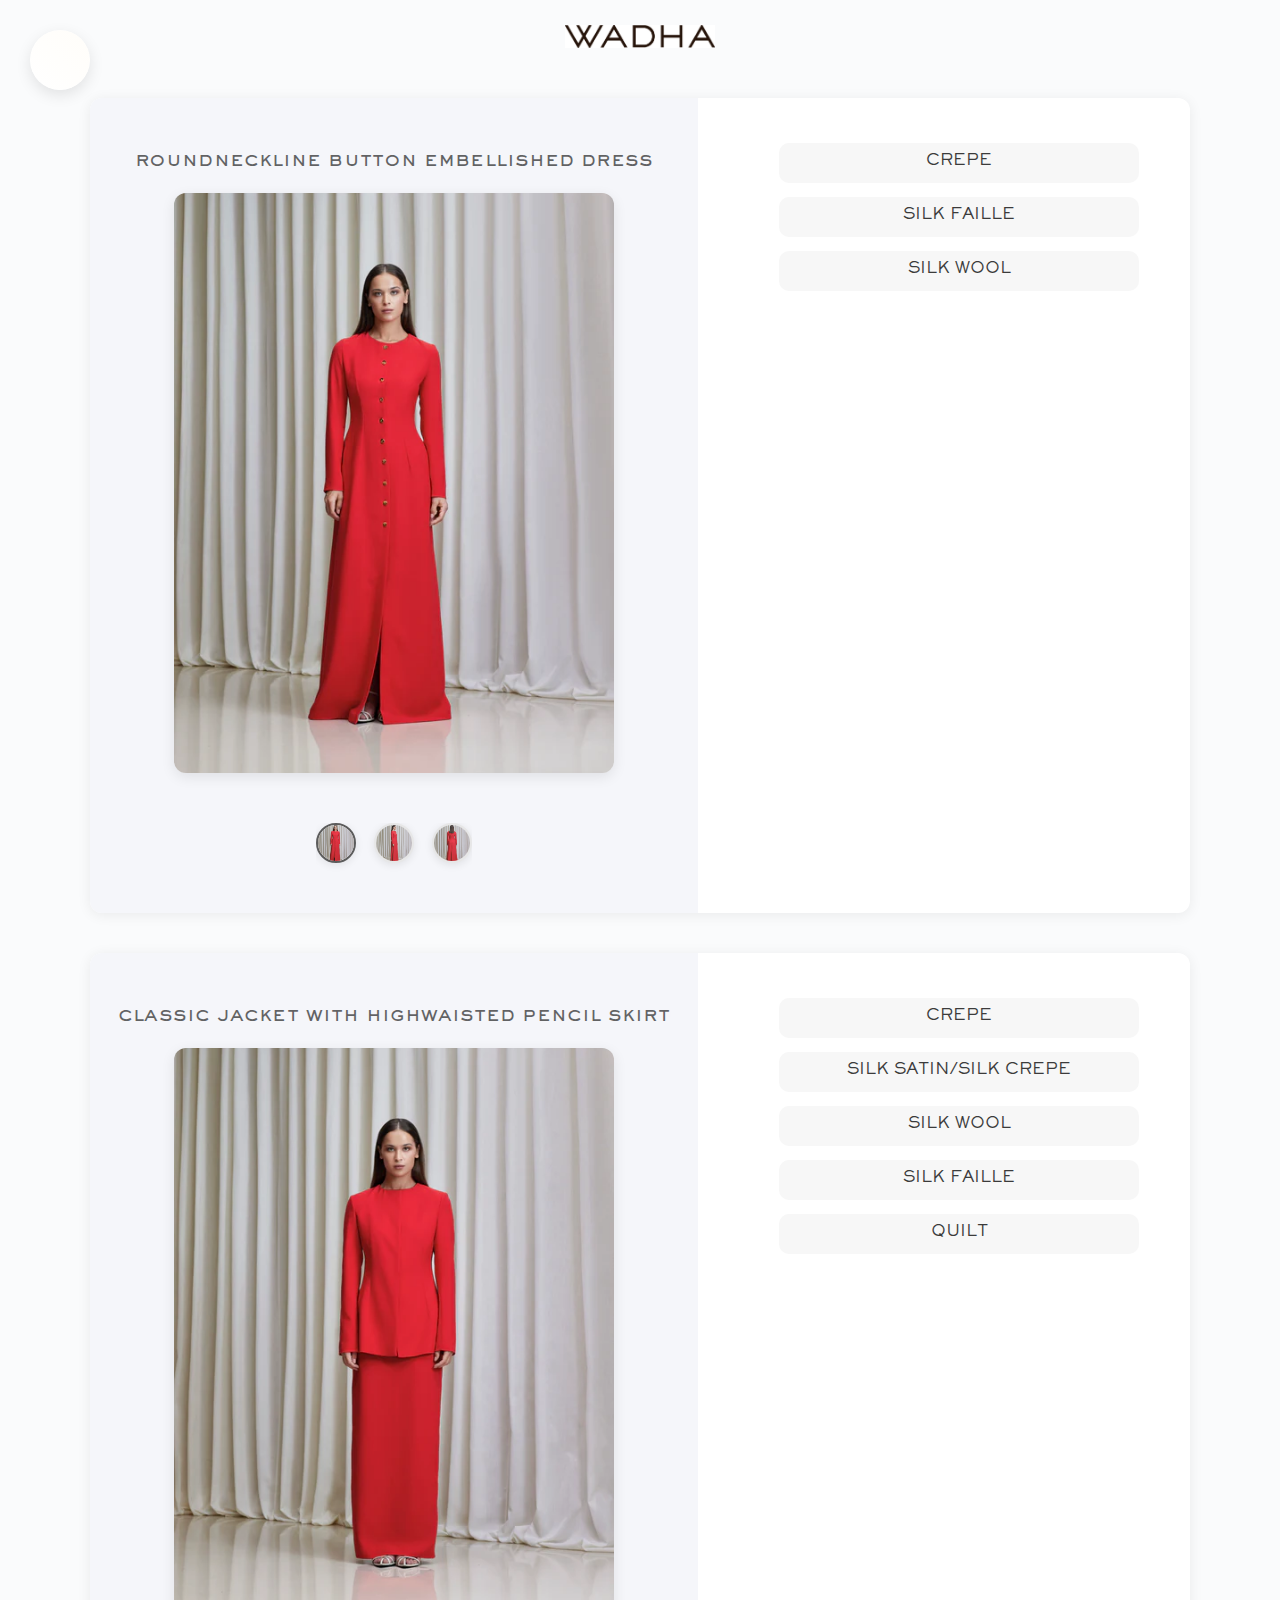
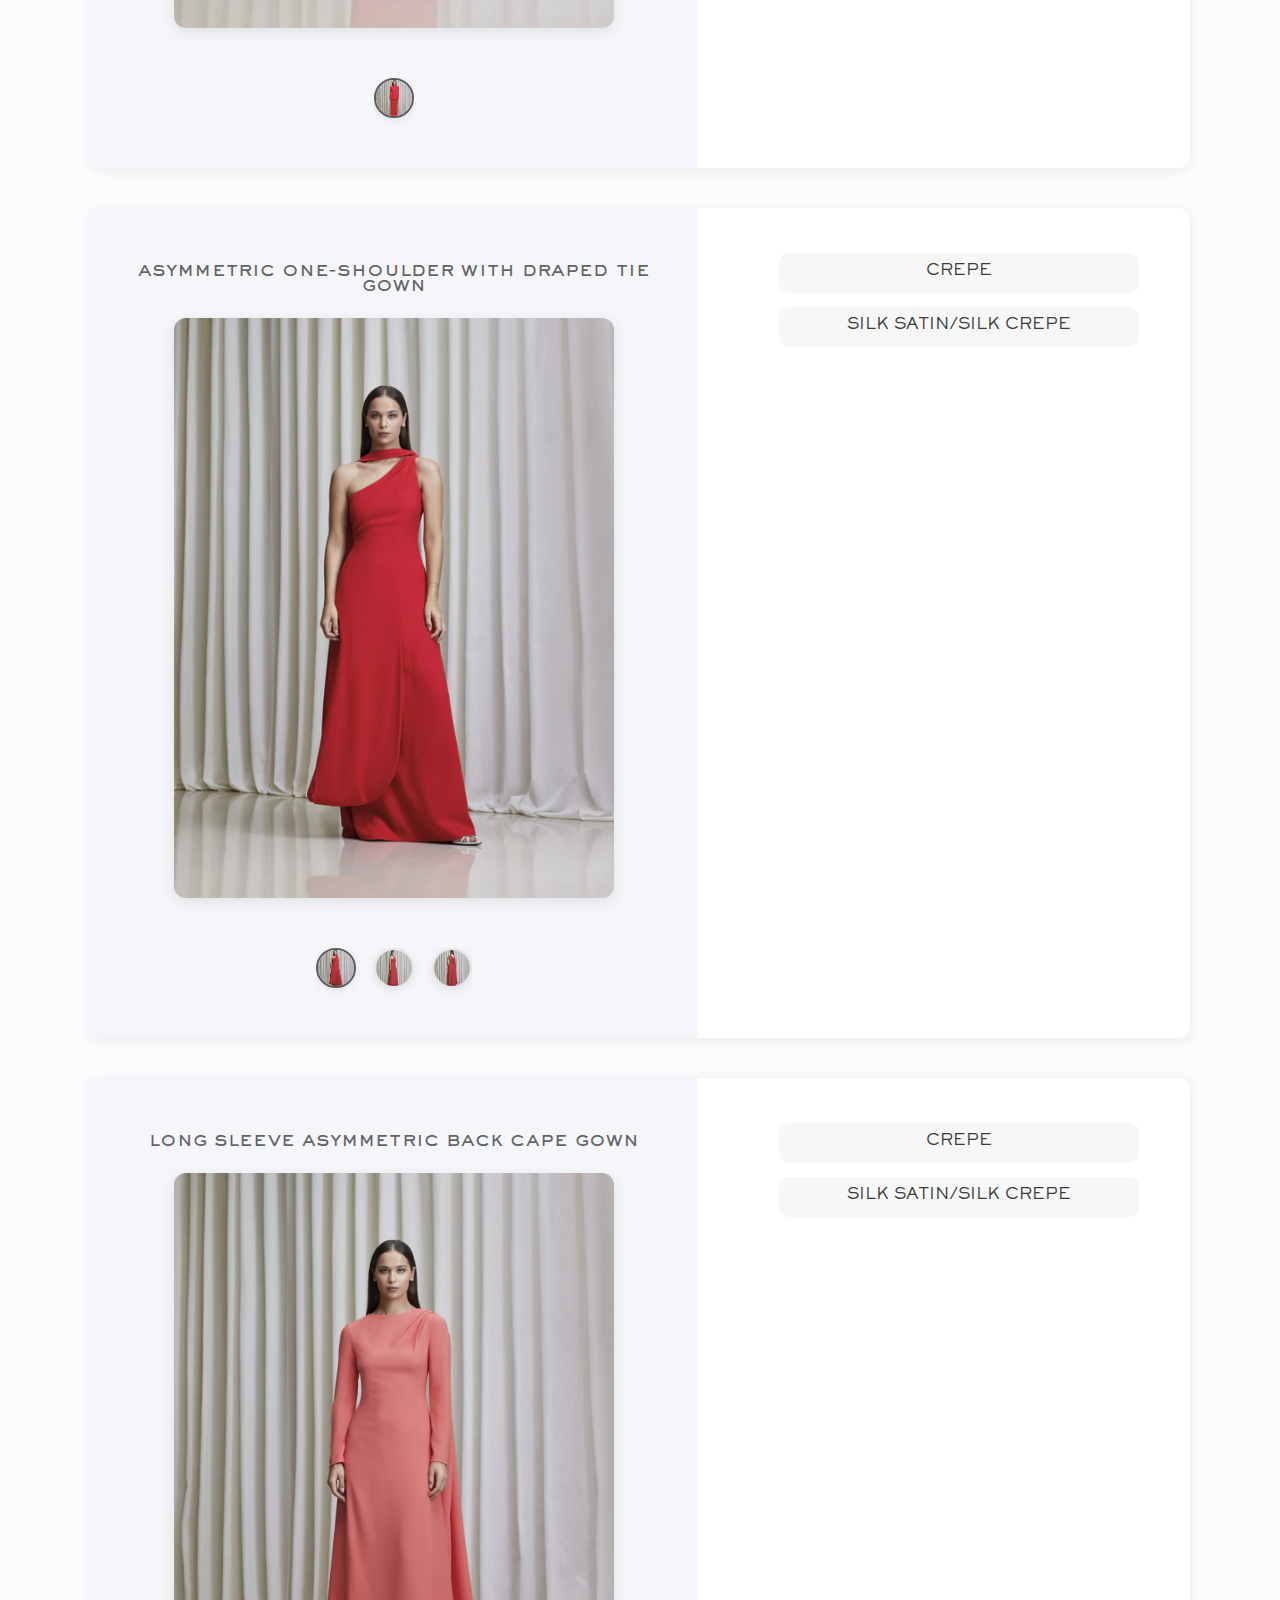
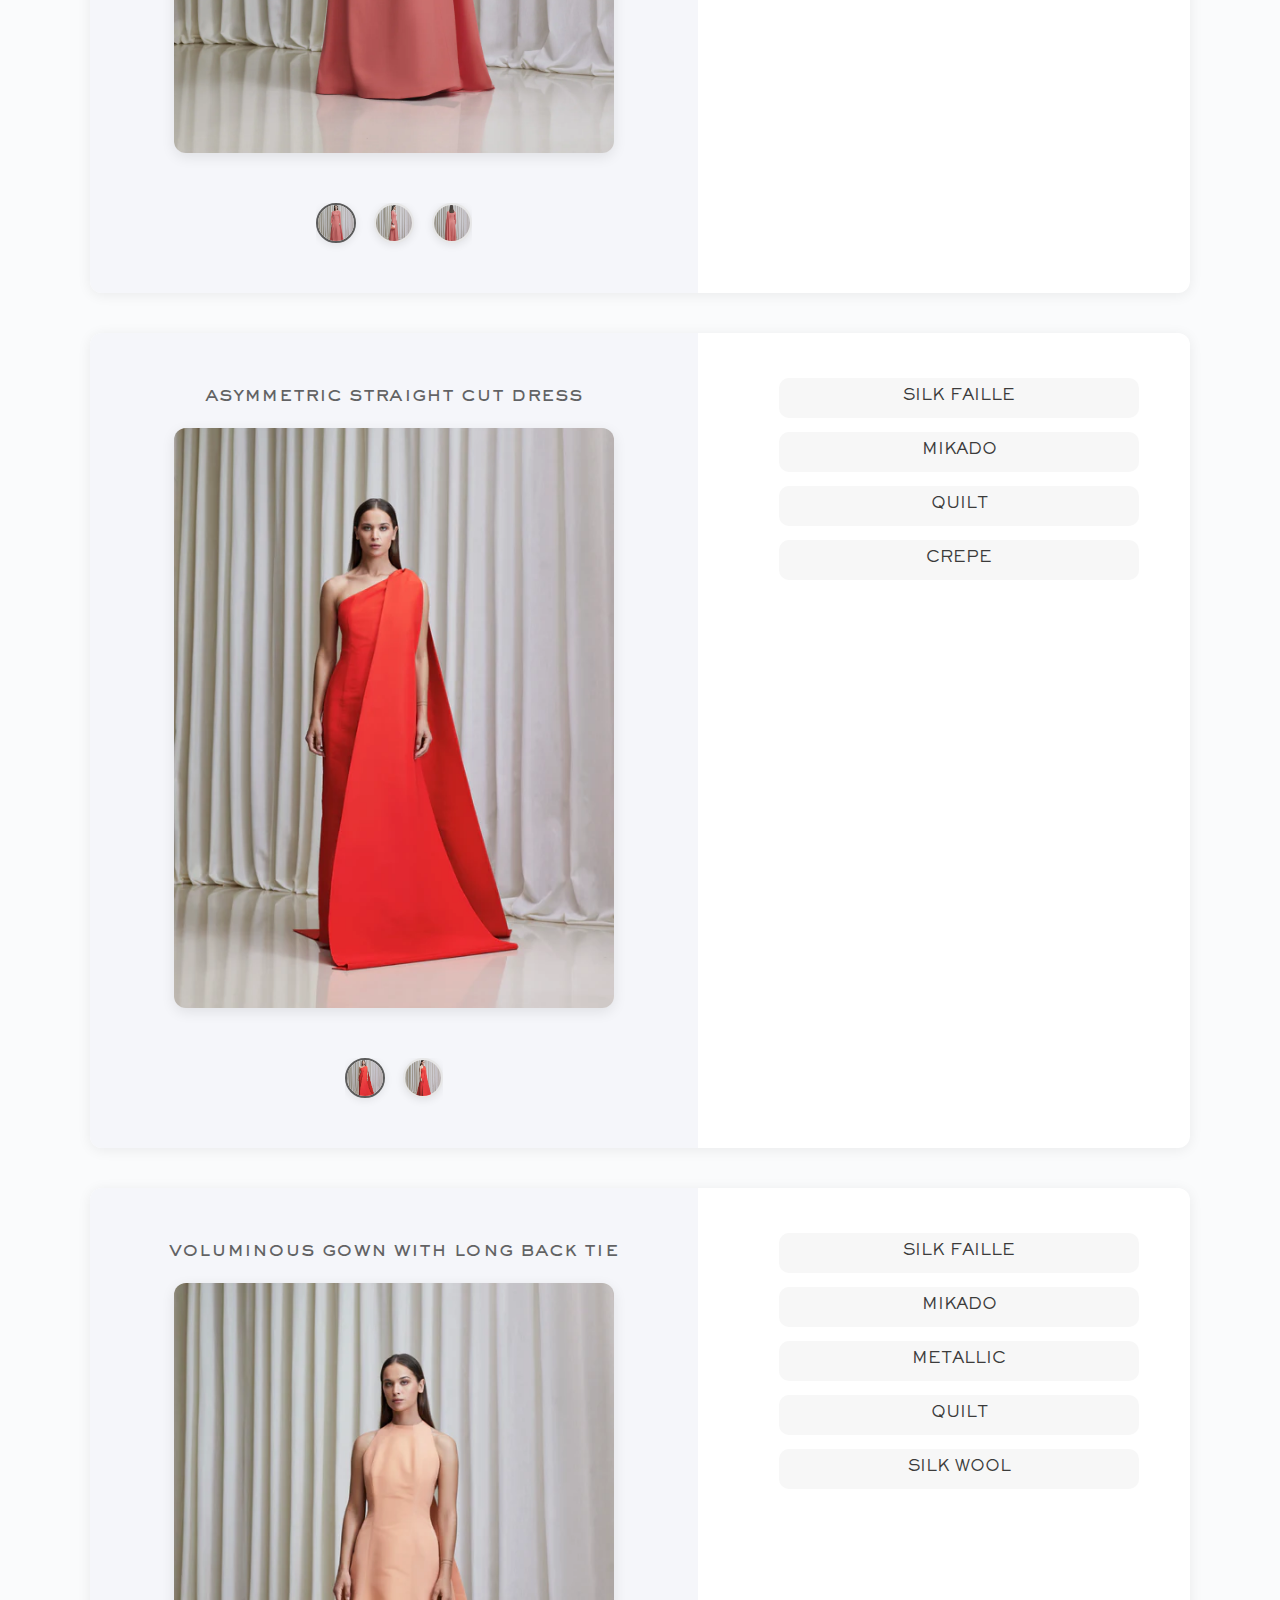
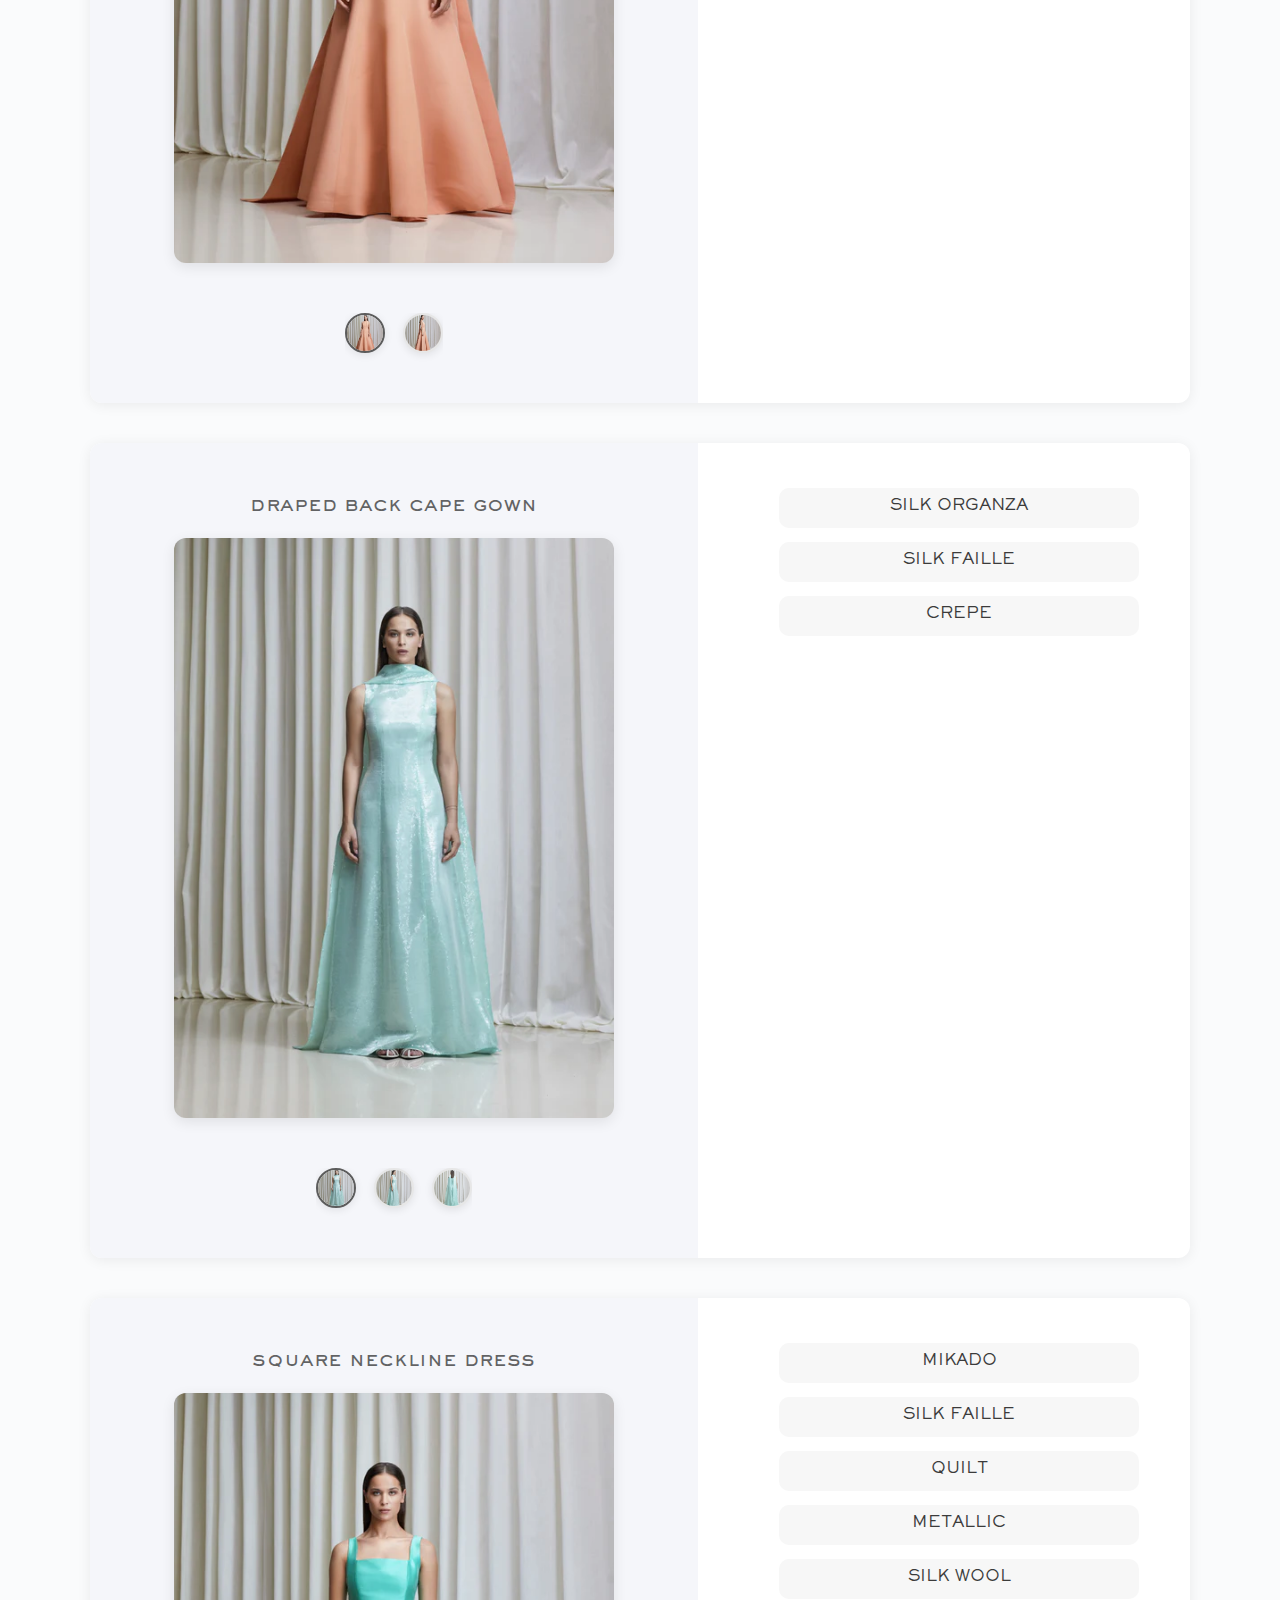
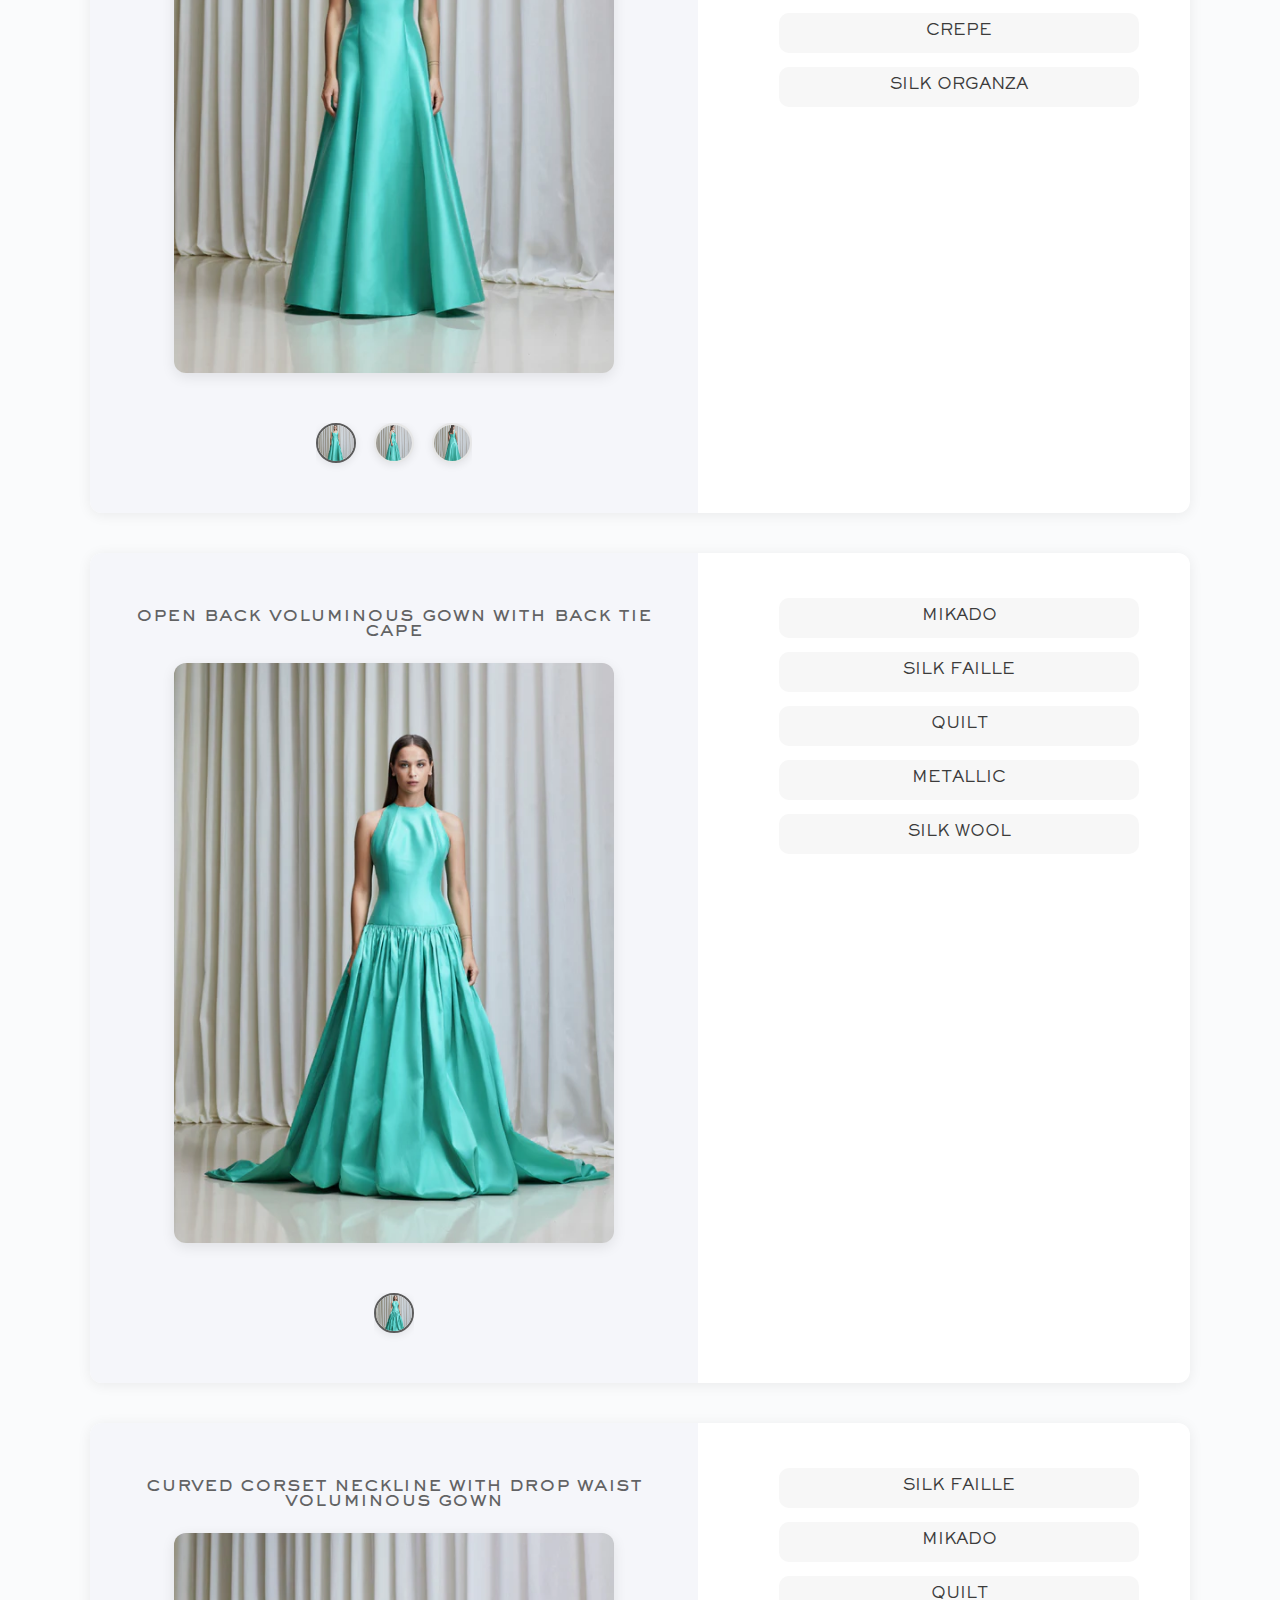
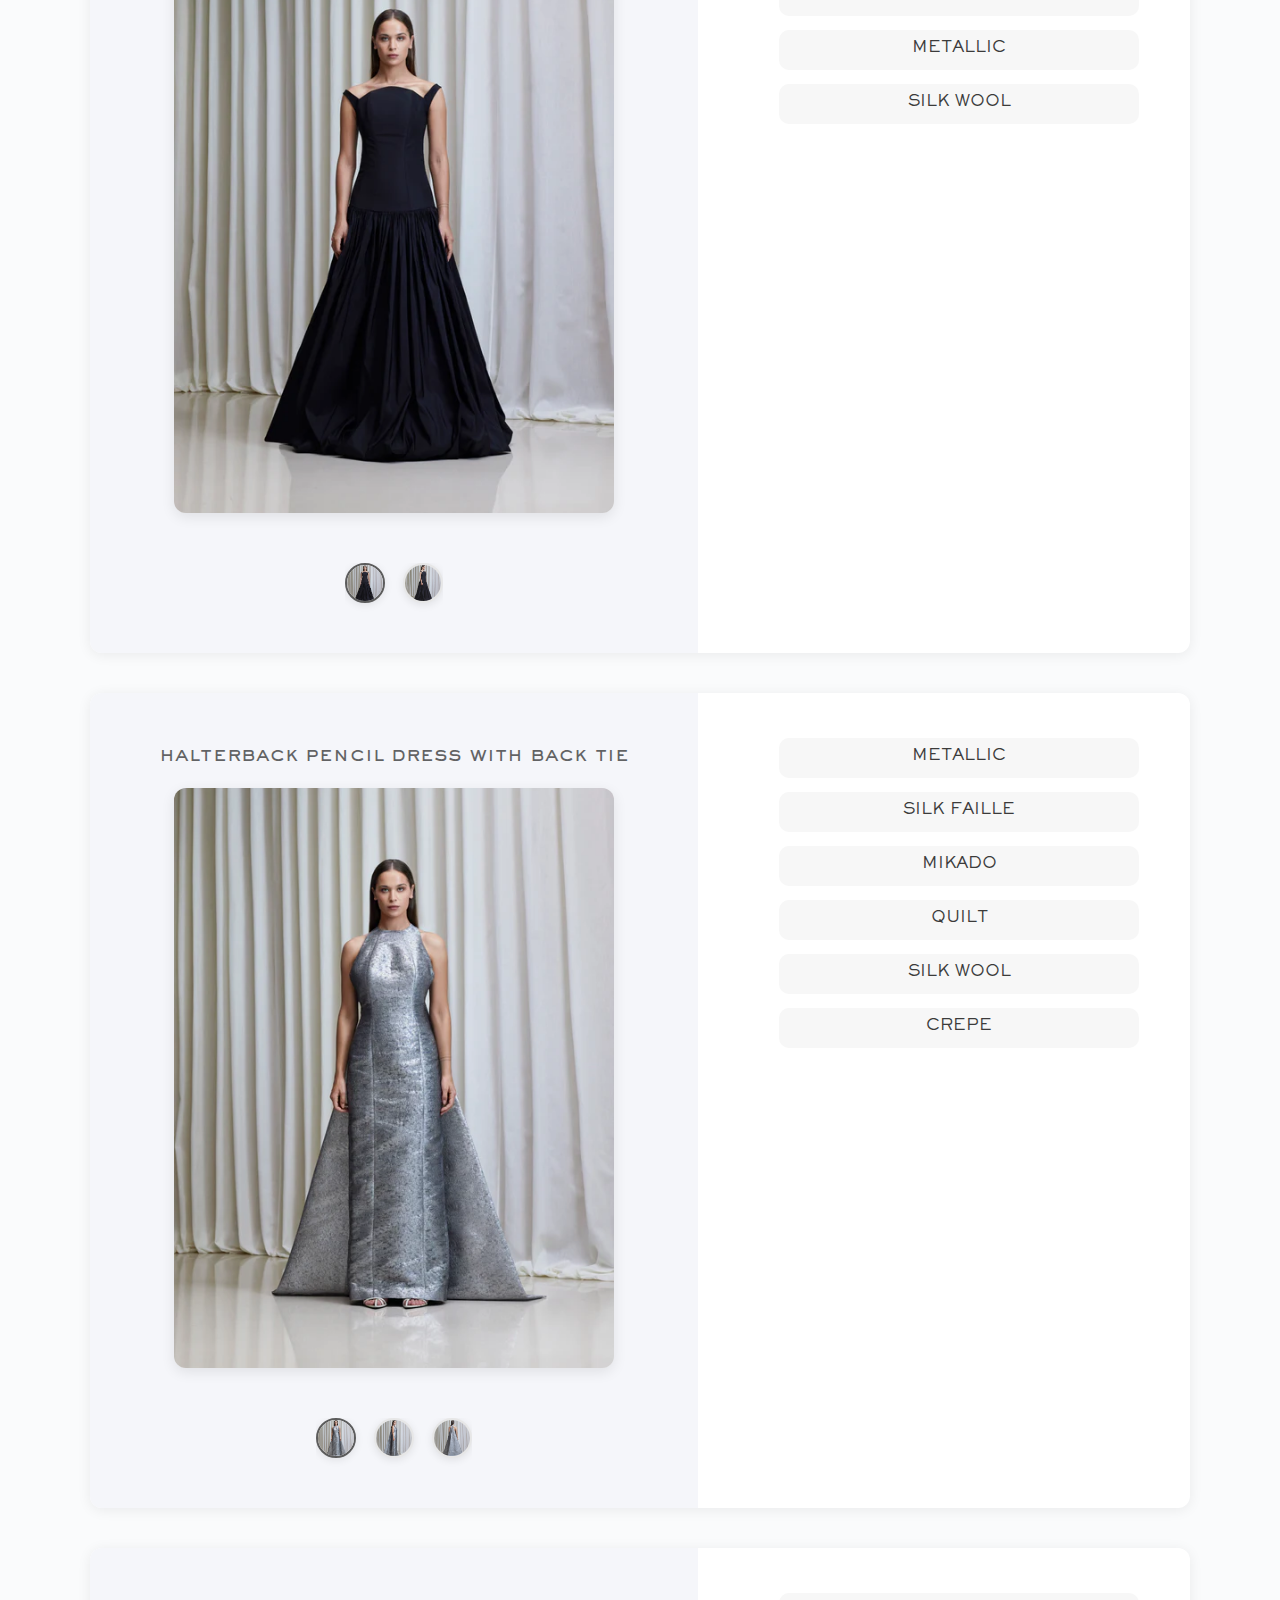
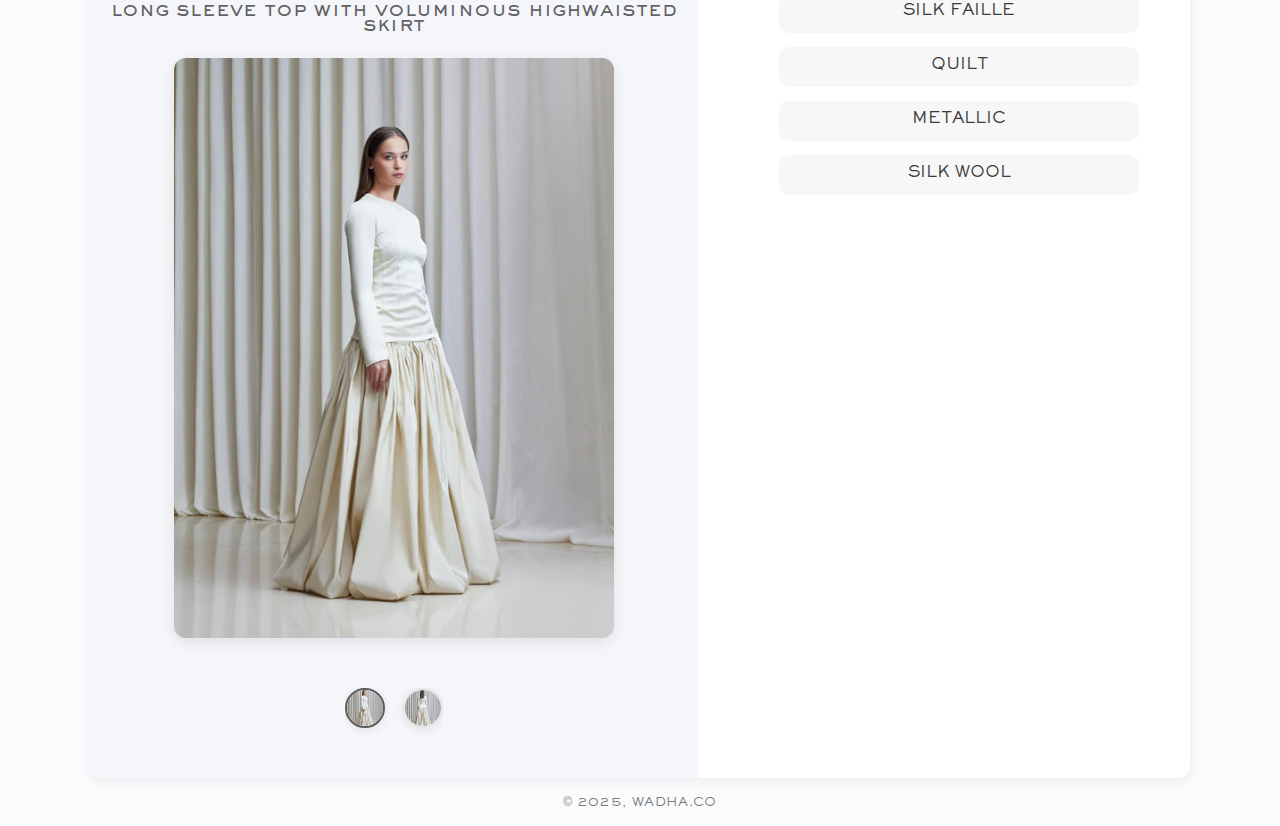
<file: Summer2024.html>
<!DOCTYPE html>
<html lang="en">

<head>
  <meta charset="UTF-8">
  <meta name="viewport" content="width=device-width, initial-scale=1.0">
  <title>Summer2024</title>
  <link rel="stylesheet" href="styles/style.css">
  <link rel="stylesheet" href="styles/section.css">
</head>

<body>
  <header>
    <div class="logo-container">
      <img class="wadha_logo" src="images/wadha.logo.jpg" alt="">
    </div>
    <button class="back-button" onclick="goBack()">
      <i class="fas fa-arrow-left"></i>
    </button>
  </header>
  <main>
    <!-- ========= 1ST PRODUCT SECTION ========= -->
    <section>
      <input type="radio" name="imgslide-1" id="img1-1" checked>
      <input type="radio" name="imgslide-1" id="img2-1">
      <input type="radio" name="imgslide-1" id="img3-1">
      <input type="checkbox" id="zoom-modal-1">

      <div class="container">
        <div class="image-section">
          <h3>roundneckline button embellished dress</h3>
          <div class="main-img-wrapper">
            <label for="zoom-modal-1" style="width:100%;height:100%;display:block;cursor:zoom-in;">
              <img class="main-img main-img-1" src="images/Summer2024/Roundneckline button-embellished dress-VIEW1.webp"
                alt="">
              <img class="main-img main-img-2" src="images/Summer2024/Roundneckline button-embellished dress-VIEW2.webp"
                alt="">
              <img class="main-img main-img-3" src="images/Summer2024/Roundneckline button-embellished dress-VIEW3.webp"
                alt="">
            </label>
          </div>
          <div class="color-bar">
            <label class="color-dot" for="img1-1" title="Black Velvet">
              <img src="images/Summer2024/Roundneckline button-embellished dress-VIEW1.webp" alt="">
            </label>
            <label class="color-dot" for="img2-1" title="Beige">
              <img src="images/Summer2024/Roundneckline button-embellished dress-VIEW2.webp" alt="">
            </label>
            <label class="color-dot" for="img3-1" title="Metallic">
              <img src="images/Summer2024/Roundneckline button-embellished dress-VIEW3.webp" alt="">
            </label>
          </div>
        </div>
        <div class="fabric-section">
          <ul class="fabric-list">
            <li class="fabric-item">
              <input type="radio" name="fabric-1" id="fabric-1a" class="fabric-radio">
              <label for="fabric-1a" class="fabric-label" tabindex="0">CREPE</label>
              <ul class="child-list">
                <li>BLACK</li>
                <li>RED</li>
                <li>CORAL</li>
              </ul>
            </li>
            <li class="fabric-item">
              <input type="radio" name="fabric-1" id="fabric-1b" class="fabric-radio">
              <label for="fabric-1b" class="fabric-label" tabindex="0">SILK FAILLE</label>
              <ul class="child-list">
                <li>BLACK</li>
                <li>BIANCO</li>
                <li>NAVY</li>
                <li>RED</li>
              </ul>
            </li>
            <li class="fabric-item">
              <input type="radio" name="fabric-1" id="fabric-1c" class="fabric-radio">
              <label for="fabric-1c" class="fabric-label" tabindex="0">SILK WOOL</label>
              <ul class="child-list">
                <li>BLACK</li>
                <li>OFF WHITE</li>
              </ul>
            </li>
          </ul>
        </div>
      </div>
      <div class="zoom-overlay">
        <div class="zoom-img-box">
          <label for="zoom-modal-1" class="close-zoom" title="Close">&times;</label>
          <img class="zoom-img zoom-img-1" src="images/Summer2024/Roundneckline button-embellished dress-VIEW1.webp"
            alt="">
          <img class="zoom-img zoom-img-2" src="images/Summer2024/Roundneckline button-embellished dress-VIEW2.webp"
            alt="">
          <img class="zoom-img zoom-img-3" src="images/Summer2024/Roundneckline button-embellished dress-VIEW3.webp"
            alt="">
        </div>
      </div>
    </section>
    <!-- ========= 2ND PRODUCT SECTION ========= -->
    <section>
      <input type="radio" name="imgslide-2" id="img1-2" checked>
      <input type="checkbox" id="zoom-modal-2">

      <div class="container">
        <div class="image-section">
          <h3>classic jacket with highwaisted pencil skirt</h3>
          <div class="main-img-wrapper">
            <label for="zoom-modal-2" style="width:100%;height:100%;display:block;cursor:zoom-in;">
              <img class="main-img main-img-1"
                src="images/Summer2024/Classic jacket with highwaisted pencil skirt-VIEW1.webp" alt="">
            </label>
          </div>
          <div class="color-bar">
            <label class="color-dot" for="img1-2" title="View 1">
              <img src="images/Summer2024/Classic jacket with highwaisted pencil skirt-VIEW1.webp" alt="">
            </label>
          </div>
        </div>
        <div class="fabric-section">
          <ul class="fabric-list">
            <li class="fabric-item">
              <input type="radio" name="fabric-2" id="fabric-2a" class="fabric-radio">
              <label for="fabric-2a" class="fabric-label" tabindex="0">CREPE</label>
              <ul class="child-list">
                <li>BLACK</li>
                <li>RED</li>
                <li>CORAL</li>
              </ul>
            </li>
            <li class="fabric-item">
              <input type="radio" name="fabric-2" id="fabric-2b" class="fabric-radio">
              <label for="fabric-2b" class="fabric-label" tabindex="0">SILK SATIN/SILK CREPE</label>
              <ul class="child-list">
                <li>BLACK</li>
                <li>OFF WHITE</li>
              </ul>
            </li>
            <li class="fabric-item">
              <input type="radio" name="fabric-2" id="fabric-2c" class="fabric-radio">
              <label for="fabric-2c" class="fabric-label" tabindex="0">SILK WOOL</label>
              <ul class="child-list">
                <li>BLACK</li>
                <li>OFF WHITE</li>
              </ul>
            </li>
            <li class="fabric-item">
              <input type="radio" name="fabric-2" id="fabric-2d" class="fabric-radio">
              <label for="fabric-2d" class="fabric-label" tabindex="0">SILK FAILLE</label>
              <ul class="child-list">
                <li>BLACK</li>
                <li>BIANCO</li>
                <li>NAVY</li>
                <li>RED</li>
              </ul>
            </li>
            <li class="fabric-item">
              <input type="radio" name="fabric-2" id="fabric-2e" class="fabric-radio">
              <label for="fabric-2e" class="fabric-label" tabindex="0">QUILT</label>
              <ul class="child-list">
                <li>BLACK</li>
                <li>BEIGE</li>
                <li>BLACK VELVET</li>
                <li>NAVY VELVET</li>
              </ul>
            </li>
          </ul>
        </div>
      </div>
      <div class="zoom-overlay">
        <div class="zoom-img-box">
          <label for="zoom-modal-2" class="close-zoom" title="Close">&times;</label>
          <img class="zoom-img zoom-img-1"
            src="images/Summer2024/Classic jacket with highwaisted pencil skirt-VIEW1.webp" alt="">
        </div>
      </div>
    </section>
    <!-- ========= 3RD PRODUCT SECTION ========= -->
    <section>
      <input type="radio" name="imgslide-3" id="img1-3" checked>
      <input type="radio" name="imgslide-3" id="img2-3">
      <input type="radio" name="imgslide-3" id="img3-3">
      <input type="checkbox" id="zoom-modal-3">

      <div class="container">
        <div class="image-section">
          <h3>asymmetric one-shoulder with draped tie gown</h3>
          <div class="main-img-wrapper">
            <label for="zoom-modal-3" style="width:100%;height:100%;display:block;cursor:zoom-in;">
              <img class="main-img main-img-1"
                src="images/Summer2024/Asymmetric one-shoulder with draped tie gown-VIEW1.webp" alt="">
              <img class="main-img main-img-2"
                src="images/Summer2024/Asymmetric one-shoulder with draped tie gown-VIEW2.webp" alt="">
              <img class="main-img main-img-3"
                src="images/Summer2024/Asymmetric one-shoulder with draped tie gown-VIEW3.webp" alt="">
            </label>
          </div>
          <div class="color-bar">
            <label class="color-dot" for="img1-3" title="Black Velvet">
              <img src="images/Summer2024/Asymmetric one-shoulder with draped tie gown-VIEW1.webp" alt="">
            </label>
            <label class="color-dot" for="img2-3" title="Beige">
              <img src="images/Summer2024/Asymmetric one-shoulder with draped tie gown-VIEW2.webp" alt="">
            </label>
            <label class="color-dot" for="img3-3" title="Metallic">
              <img src="images/Summer2024/Asymmetric one-shoulder with draped tie gown-VIEW3.webp" alt="">
            </label>
          </div>
        </div>
        <div class="fabric-section">
          <ul class="fabric-list">
            <li class="fabric-item">
              <input type="radio" name="fabric-3" id="fabric-3a" class="fabric-radio">
              <label for="fabric-3a" class="fabric-label" tabindex="0">CREPE</label>
              <ul class="child-list">
                <li>BLACK</li>
                <li>RED</li>
                <li>CORAL</li>
              </ul>
            </li>
            <li class="fabric-item">
              <input type="radio" name="fabric-3" id="fabric-3c" class="fabric-radio">
              <label for="fabric-3c" class="fabric-label" tabindex="0">SILK SATIN/SILK CREPE</label>
              <ul class="child-list">
                <li>BLACK</li>
                <li>OFF WHITE</li>
              </ul>
            </li>
          </ul>
        </div>
      </div>
      <div class="zoom-overlay">
        <div class="zoom-img-box">
          <label for="zoom-modal-3" class="close-zoom" title="Close">&times;</label>
          <img class="zoom-img zoom-img-1"
            src="images/Summer2024/Asymmetric one-shoulder with draped tie gown-VIEW1.webp" alt="">
          <img class="zoom-img zoom-img-2"
            src="images/Summer2024/Asymmetric one-shoulder with draped tie gown-VIEW2.webp" alt="">
          <img class="zoom-img zoom-img-3"
            src="images/Summer2024/Asymmetric one-shoulder with draped tie gown-VIEW3.webp" alt="">
        </div>
      </div>
    </section>
<!-- ========= 4TH PRODUCT SECTION ========= -->
    <section>
      <input type="radio" name="imgslide-4" id="img1-4" checked>
      <input type="radio" name="imgslide-4" id="img2-4">
      <input type="radio" name="imgslide-4" id="img3-4">
      <input type="checkbox" id="zoom-modal-4">

      <div class="container">
        <div class="image-section">
          <h3>long sleeve asymmetric back cape gown</h3>
          <div class="main-img-wrapper">
            <label for="zoom-modal-4" style="width:100%;height:100%;display:block;cursor:zoom-in;">
              <img class="main-img main-img-1"
                src="images/Summer2024/Long sleeve asymmetric back cape gown-VIEW1.webp" alt="">
              <img class="main-img main-img-2"
                src="images/Summer2024/Long sleeve asymmetric back cape gown-VIEW2.webp" alt="">
              <img class="main-img main-img-3"
                src="images/Summer2024/Long sleeve asymmetric back cape gown-VIEW3.webp" alt="">
            </label>
          </div>
          <div class="color-bar">
            <label class="color-dot" for="img1-4" title="Black Velvet">
              <img src="images/Summer2024/Long sleeve asymmetric back cape gown-VIEW1.webp" alt="">
            </label>
            <label class="color-dot" for="img2-4" title="Beige">
              <img src="images/Summer2024/Long sleeve asymmetric back cape gown-VIEW2.webp" alt="">
            </label>
            <label class="color-dot" for="img3-4" title="Metallic">
              <img src="images/Summer2024/Long sleeve asymmetric back cape gown-VIEW3.webp" alt="">
            </label>
          </div>
        </div>
        <div class="fabric-section">
          <ul class="fabric-list">
            <li class="fabric-item">
              <input type="radio" name="fabric-4" id="fabric-4a" class="fabric-radio">
              <label for="fabric-4a" class="fabric-label" tabindex="0">CREPE</label>
              <ul class="child-list">
                <li>BLACK</li>
                <li>RED</li>
                <li>CORAL</li>
              </ul>
            </li>
            <li class="fabric-item">
              <input type="radio" name="fabric-4" id="fabric-4b" class="fabric-radio">
              <label for="fabric-4b" class="fabric-label" tabindex="0">SILK SATIN/SILK CREPE</label>
              <ul class="child-list">
                <li>BLACK</li>
                <li>OFF WHITE</li>
              </ul>
            </li>
          </ul>
        </div>
      </div>
      <div class="zoom-overlay">
        <div class="zoom-img-box">
          <label for="zoom-modal-4" class="close-zoom" title="Close">&times;</label>
          <img class="zoom-img zoom-img-1"
            src="images/Summer2024/Long sleeve asymmetric back cape gown-VIEW1.webp" alt="">
          <img class="zoom-img zoom-img-2"
            src="images/Summer2024/Long sleeve asymmetric back cape gown-VIEW2.webp" alt="">
          <img class="zoom-img zoom-img-3"
            src="images/Summer2024/Long sleeve asymmetric back cape gown-VIEW3.webp" alt="">
        </div>
      </div>
    </section>
<!-- ========= 5TH PRODUCT SECTION ========= -->
    <section>
      <input type="radio" name="imgslide-5" id="img1-5" checked>
      <input type="radio" name="imgslide-5" id="img2-5">
      <input type="checkbox" id="zoom-modal-5">

      <div class="container">
        <div class="image-section">
          <h3>asymmetric straight cut dress</h3>
          <div class="main-img-wrapper">
            <label for="zoom-modal-5" style="width:100%;height:100%;display:block;cursor:zoom-in;">
              <img class="main-img main-img-1"
                src="images/Summer2024/Asymmetric Straight cut dress-VIEW1.webp" alt="">
              <img class="main-img main-img-2"
                src="images/Summer2024/Asymmetric Straight cut dress-VIEW2.webp" alt="">
            </label>
          </div>
          <div class="color-bar">
            <label class="color-dot" for="img1-5" title="Black Velvet">
              <img src="images/Summer2024/Asymmetric Straight cut dress-VIEW1.webp" alt="">
            </label>
            <label class="color-dot" for="img2-5" title="Beige">
              <img src="images/Summer2024/Asymmetric Straight cut dress-VIEW2.webp" alt="">
            </label>
          </div>
        </div>
        <div class="fabric-section">
          <ul class="fabric-list">
            <li class="fabric-item">
              <input type="radio" name="fabric-5" id="fabric-5a" class="fabric-radio">
              <label for="fabric-5a" class="fabric-label" tabindex="0">SILK FAILLE</label>
              <ul class="child-list">
                <li>BLACK</li>
                <li>RED</li>
                <li>CORAL</li>
              </ul>
            </li>
            <li class="fabric-item">
              <input type="radio" name="fabric-5" id="fabric-5b" class="fabric-radio">
              <label for="fabric-5b" class="fabric-label" tabindex="0">MIKADO</label>
              <ul class="child-list">
                <li>MINT</li>
              </ul>
            </li>
            <li class="fabric-item">
              <input type="radio" name="fabric-5" id="fabric-5c" class="fabric-radio">
              <label for="fabric-5c" class="fabric-label" tabindex="0">QUILT</label>
              <ul class="child-list">
                <li>BLACK</li>
                <li>BEIGE</li>
                <li>BLACK VELVET</li>
                <li>NAVY VELVET</li>
              </ul>
            </li>
            <li class="fabric-item">
              <input type="radio" name="fabric-5" id="fabric-5d" class="fabric-radio">
              <label for="fabric-5d" class="fabric-label" tabindex="0">CREPE</label>
              <ul class="child-list">
                <li>BLACK</li>
                <li>RED</li>
                <li>CORAL</li>
              </ul>
            </li>
          </ul>
        </div>
      </div>
      <div class="zoom-overlay">
        <div class="zoom-img-box">
          <label for="zoom-modal-5" class="close-zoom" title="Close">&times;</label>
          <img class="zoom-img zoom-img-1"
            src="images/Summer2024/Asymmetric Straight cut dress-VIEW1.webp" alt="">
          <img class="zoom-img zoom-img-2"
            src="images/Summer2024/Asymmetric Straight cut dress-VIEW2.webp" alt="">
        </div>
      </div>
    </section>
<!-- ========= 6TH PRODUCT SECTION ========= -->
    <section>
      <input type="radio" name="imgslide-6" id="img1-6" checked>
      <input type="radio" name="imgslide-6" id="img2-6">
      <input type="checkbox" id="zoom-modal-6">

      <div class="container">
        <div class="image-section">
          <h3>voluminous gown with long back tie</h3>
          <div class="main-img-wrapper">
            <label for="zoom-modal-6" style="width:100%;height:100%;display:block;cursor:zoom-in;">
              <img class="main-img main-img-1"
                src="images/Summer2024/Voluminous gown with long back tie-VIEW1.webp" alt="">
              <img class="main-img main-img-2"
                src="images/Summer2024/Voluminous gown with long back tie-VIEW2.webp" alt="">
            </label>
          </div>
          <div class="color-bar">
            <label class="color-dot" for="img1-6" title="Black Velvet">
              <img src="images/Summer2024/Voluminous gown with long back tie-VIEW1.webp" alt="">
            </label>
            <label class="color-dot" for="img2-6" title="Beige">
              <img src="images/Summer2024/Voluminous gown with long back tie-VIEW2.webp" alt="">
            </label>
          </div>
        </div>
        <div class="fabric-section">
          <ul class="fabric-list">
            <li class="fabric-item">
              <input type="radio" name="fabric-6" id="fabric-6a" class="fabric-radio">
              <label for="fabric-6a" class="fabric-label" tabindex="0">SILK FAILLE</label>
              <ul class="child-list">
                <li>BLACK</li>
                <li>BIANCO</li>
                <li>NAVY</li>
                <li>RED</li>
              </ul>
            </li>
            <li class="fabric-item">
              <input type="radio" name="fabric-6" id="fabric-6b" class="fabric-radio">
              <label for="fabric-6b" class="fabric-label" tabindex="0">MIKADO</label>
              <ul class="child-list">
                <li>MINT</li>
              </ul>
            </li>
            <li class="fabric-item">
              <input type="radio" name="fabric-6" id="fabric-6c" class="fabric-radio">
              <label for="fabric-6c" class="fabric-label" tabindex="0">METALLIC</label>       
              <ul class="child-list">
                <li>GOLD</li>
                <li>BLACK</li>
              </ul>
            </li>
             <li class="fabric-item">
              <input type="radio" name="fabric-6" id="fabric-6d" class="fabric-radio">
              <label for="fabric-6d" class="fabric-label" tabindex="0">QUILT</label>
              <ul class="child-list">
                <li>BLACK</li>
                <li>BEIGE</li>
                <li>BLACK VELVET</li>
                <li>NAVY VELVET</li>
              </ul>
            </li>
            <li class="fabric-item">
              <input type="radio" name="fabric-6" id="fabric-6e" class="fabric-radio">
              <label for="fabric-6e" class="fabric-label" tabindex="0">SILK WOOL</label>
              <ul class="child-list">
                <li>BLACK</li>
                <li>OFF WHITE</li>
              </ul>
            </li>
           
          </ul>
        </div>
      </div>
      <div class="zoom-overlay">
        <div class="zoom-img-box">
          <label for="zoom-modal-6" class="close-zoom" title="Close">&times;</label>
          <img class="zoom-img zoom-img-1"
            src="images/Summer2024/Voluminous gown with long back tie-VIEW1.webp" alt="">
          <img class="zoom-img zoom-img-2"
            src="images/Summer2024/Voluminous gown with long back tie-VIEW2.webp" alt="">
        </div>
      </div>
    </section>
<!-- ========= 7TH PRODUCT SECTION ========= -->
    <section>
      <input type="radio" name="imgslide-7" id="img1-7" checked>
      <input type="radio" name="imgslide-7" id="img2-7">
      <input type="radio" name="imgslide-7" id="img3-7">
      <input type="checkbox" id="zoom-modal-7">

      <div class="container">
        <div class="image-section">
          <h3>draped back cape gown</h3>
          <div class="main-img-wrapper">
            <label for="zoom-modal-7" style="width:100%;height:100%;display:block;cursor:zoom-in;">
              <img class="main-img main-img-1" src="images/Summer2024/Draped back cape gown-VIEW1.webp"
                alt="">
              <img class="main-img main-img-2" src="images/Summer2024/Draped back cape gown-VIEW2.webp"
                alt="">
              <img class="main-img main-img-3" src="images/Summer2024/Draped back cape gown-VIEW3.webp"
                alt="">
            </label>
          </div>
          <div class="color-bar">
            <label class="color-dot" for="img1-7" title="Black Velvet">
              <img src="images/Summer2024/Draped back cape gown-VIEW1.webp" alt="">
            </label>
            <label class="color-dot" for="img2-7" title="Beige">
              <img src="images/Summer2024/Draped back cape gown-VIEW2.webp" alt="">
            </label>
            <label class="color-dot" for="img3-7" title="Metallic">
              <img src="images/Summer2024/Draped back cape gown-VIEW3.webp" alt="">
            </label>
          </div>
        </div>
        <div class="fabric-section">
          <ul class="fabric-list">
            <li class="fabric-item">
              <input type="radio" name="fabric-7" id="fabric-7a" class="fabric-radio">
              <label for="fabric-7a" class="fabric-label" tabindex="0">SILK ORGANZA</label>
              <ul class="child-list">
                <li>IN SEQUINS(MINT,IVORY)</li>
                <li>IN CUT OUT(BLACK,<br>OFF WHITE,MAROON,GREEN,YELLOW.)</li>
              </ul>
            </li>
            <li class="fabric-item">
              <input type="radio" name="fabric-7" id="fabric-7b" class="fabric-radio">
              <label for="fabric-7b" class="fabric-label" tabindex="0">SILK FAILLE</label>
              <ul class="child-list">
                <li>BLACK</li>
                <li>BIANCO</li>
                <li>NAVY</li>
                <li>RED</li>
              </ul>
            </li>
            <li class="fabric-item">
              <input type="radio" name="fabric-7" id="fabric-7c" class="fabric-radio">
              <label for="fabric-7c" class="fabric-label" tabindex="0">CREPE</label>
              <ul class="child-list">
                <li>BLACK</li>
                <li>RED</li>
                <li>CORAL</li>
              </ul>
            </li>
          </ul>
        </div>
      </div>
      <div class="zoom-overlay">
        <div class="zoom-img-box">
          <label for="zoom-modal-7" class="close-zoom" title="Close">&times;</label>
          <img class="zoom-img zoom-img-1" src="images/Summer2024/Draped back cape gown-VIEW1.webp"
            alt="">
          <img class="zoom-img zoom-img-2" src="images/Summer2024/Draped back cape gown-VIEW1.webp"
            alt="">
          <img class="zoom-img zoom-img-3" src="images/Summer2024/Draped back cape gown-VIEW1.webp"
            alt="">
        </div>
      </div>
    </section>
<!-- ========= 8TH PRODUCT SECTION ========= -->
    <section>
      <input type="radio" name="imgslide-8" id="img1-8" checked>
      <input type="radio" name="imgslide-8" id="img2-8">
      <input type="radio" name="imgslide-8" id="img3-8">
      <input type="checkbox" id="zoom-modal-8">

      <div class="container">
        <div class="image-section">
          <h3>square neckline dress</h3>
          <div class="main-img-wrapper">
            <label for="zoom-modal-8" style="width:100%;height:100%;display:block;cursor:zoom-in;">
              <img class="main-img main-img-1" src="images/Summer2024/Square neckline dress-VIEW1.webp"
                alt="">
              <img class="main-img main-img-2" src="images/Summer2024/Square neckline dress-VIEW2.webp"
                alt="">
              <img class="main-img main-img-3" src="images/Summer2024/Square neckline dress-VIEW3.webp"
                alt="">
            </label>
          </div>
          <div class="color-bar">
            <label class="color-dot" for="img1-8" title="Black Velvet">
              <img src="images/Summer2024/Square neckline dress-VIEW1.webp" alt="">
            </label>
            <label class="color-dot" for="img2-8" title="Beige">
              <img src="images/Summer2024/Square neckline dress-VIEW2.webp" alt="">
            </label>
            <label class="color-dot" for="img3-8" title="Metallic">
              <img src="images/Summer2024/Square neckline dress-VIEW3.webp" alt="">
            </label>
          </div>
        </div>
        <div class="fabric-section">
          <ul class="fabric-list">
            <li class="fabric-item">
              <input type="radio" name="fabric-8" id="fabric-8a" class="fabric-radio">
              <label for="fabric-8a" class="fabric-label" tabindex="0">MIKADO</label>
              <ul class="child-list">
                <li>MINT</li>
              </ul>
            </li>
            <li class="fabric-item">
              <input type="radio" name="fabric-8" id="fabric-8b" class="fabric-radio">
              <label for="fabric-8b" class="fabric-label" tabindex="0">SILK FAILLE</label>
              <ul class="child-list">
                <li>BLACK</li>
                <li>BIANCO</li>
                <li>NAVY</li>
                <li>RED</li>
              </ul>
            </li>
            <li class="fabric-item">
              <input type="radio" name="fabric-8" id="fabric-8c" class="fabric-radio">
              <label for="fabric-8c" class="fabric-label" tabindex="0">QUILT</label>
              <ul class="child-list">
                <li>BLACK</li>
                <li>BEIGE</li>
                <li>BLACK VELVET</li>
                <li>NAVY VELVET</li>
              </ul>
            </li>
            <li class="fabric-item">
              <input type="radio" name="fabric-8" id="fabric-8d" class="fabric-radio">
              <label for="fabric-8d" class="fabric-label" tabindex="0">METALLIC</label>
              <ul class="child-list">
                <li>GOLD</li>
                <li>BLACK</li>
              </ul>
            </li>
            <li class="fabric-item">
              <input type="radio" name="fabric-8" id="fabric-8e" class="fabric-radio">
              <label for="fabric-8e" class="fabric-label" tabindex="0">SILK WOOL</label>
              <ul class="child-list">
                <li>BLACK</li>
                <li>OFF WHITE</li>
              </ul>
            </li>
            <li class="fabric-item">
              <input type="radio" name="fabric-8" id="fabric-8f" class="fabric-radio">
              <label for="fabric-8f" class="fabric-label" tabindex="0">CREPE</label>
              <ul class="child-list">
                <li>BLACK</li>
                <li>RED</li>
                <li>CORAL</li>
              </ul>
            </li>
            <li class="fabric-item">
              <input type="radio" name="fabric-8" id="fabric-8g" class="fabric-radio">
              <label for="fabric-8g" class="fabric-label" tabindex="0">SILK ORGANZA</label>
              <ul class="child-list">
              </ul>
            </li>
          </ul>
        </div>
      </div>
      <div class="zoom-overlay">
        <div class="zoom-img-box">
          <label for="zoom-modal-8" class="close-zoom" title="Close">&times;</label>
          <img class="zoom-img zoom-img-1" src="images/Summer2024/Square neckline dress-VIEW1.webp"
            alt="">
          <img class="zoom-img zoom-img-2" src="images/Summer2024/Square neckline dress-VIEW2.webp"
            alt="">
          <img class="zoom-img zoom-img-3" src="images/Summer2024/Square neckline dress-VIEW3.webp"
            alt="">
        </div>
      </div>
    </section>
<!-- ========= 9TH PRODUCT SECTION ========= -->
    <section>
      <input type="radio" name="imgslide-9" id="img1-9" checked>
      <input type="radio" name="imgslide-9" id="img2-9">
      <input type="radio" name="imgslide-9" id="img3-9">
      <input type="checkbox" id="zoom-modal-9">

      <div class="container">
        <div class="image-section">
          <h3>open back voluminous gown with back tie cape</h3>
          <div class="main-img-wrapper">
            <label for="zoom-modal-9" style="width:100%;height:100%;display:block;cursor:zoom-in;">
              <img class="main-img main-img-1" src="images/Summer2024/Open Back Voluminous gown with back tie cape-VIEW1.webp"
                alt="">
            </label>
          </div>
          <div class="color-bar">
            <label class="color-dot" for="img1-9" title="Black Velvet">
              <img src="images/Summer2024/Open Back Voluminous gown with back tie cape-VIEW1.webp" alt="">
            </label>
          </div>
        </div>
        <div class="fabric-section">
          <ul class="fabric-list">
            <li class="fabric-item">
              <input type="radio" name="fabric-9" id="fabric-9a" class="fabric-radio">
              <label for="fabric-9a" class="fabric-label" tabindex="0">MIKADO</label>
              <ul class="child-list">
                <li>MINT</li>
              </ul>
            </li>
            <li class="fabric-item">
              <input type="radio" name="fabric-9" id="fabric-9b" class="fabric-radio">
              <label for="fabric-9b" class="fabric-label" tabindex="0">SILK FAILLE</label>
              <ul class="child-list">
                <li>BLACK</li>
                <li>BIANCO</li>
                <li>NAVY</li>
                <li>RED</li>
              </ul>
            </li>
            <li class="fabric-item">
              <input type="radio" name="fabric-9" id="fabric-9c" class="fabric-radio">
              <label for="fabric-9c" class="fabric-label" tabindex="0">QUILT</label>
              <ul class="child-list">
                <li>BLACK</li>
                <li>BEIGE</li>
                <li>BLACK VELVET</li>
                <li>NAVY VELVET</li>
              </ul>
            </li>
            <li class="fabric-item">
              <input type="radio" name="fabric-9" id="fabric-9d" class="fabric-radio">
              <label for="fabric-9d" class="fabric-label" tabindex="0">METALLIC</label>
              <ul class="child-list">
                <li>GOLD</li>
                <li>BLACK</li>
              </ul>
            </li>
            <li class="fabric-item">
              <input type="radio" name="fabric-9" id="fabric-9e" class="fabric-radio">
              <label for="fabric-9e" class="fabric-label" tabindex="0">SILK WOOL</label>
              <ul class="child-list">
                <li>BLACK</li>
                <li>OFF WHITE</li>
              </ul>
            </li>
          </ul>
        </div>
      </div>
      <div class="zoom-overlay">
        <div class="zoom-img-box">
          <label for="zoom-modal-9" class="close-zoom" title="Close">&times;</label>
          <img class="zoom-img zoom-img-1" src="images/Summer2024/Open Back Voluminous gown with back tie cape-VIEW1.webp"
            alt="">
        </div>
      </div>
    </section>
<!-- ========= 10TH PRODUCT SECTION ========= -->
    <section>
      <input type="radio" name="imgslide-10" id="img1-10" checked>
      <input type="radio" name="imgslide-10" id="img2-10">
      <input type="checkbox" id="zoom-modal-10">

      <div class="container">
        <div class="image-section">
          <h3>curved corset neckline with drop waist voluminous gown</h3>
          <div class="main-img-wrapper">
            <label for="zoom-modal-10" style="width:100%;height:100%;display:block;cursor:zoom-in;">
              <img class="main-img main-img-1" src="images/Summer2024/Curved corset neckline with drop waist voluminous gown-VIEW1.webp"
                alt="">
                <img class="main-img main-img-2" src="images/Summer2024/Curved corset neckline with drop waist voluminous gown-VIEW2.webp"
                alt="">
            </label>
          </div>
          <div class="color-bar">
            <label class="color-dot" for="img1-10" title="Black Velvet">
              <img src="images/Summer2024/Curved corset neckline with drop waist voluminous gown-VIEW1.webp" alt="">
            </label>
            <label class="color-dot" for="img2-10" title="Black Velvet">
              <img src="images/Summer2024/Curved corset neckline with drop waist voluminous gown-VIEW2.webp" alt="">
            </label>
          </div>
        </div>
        <div class="fabric-section">
          <ul class="fabric-list">
            <li class="fabric-item">
              <input type="radio" name="fabric-10" id="fabric-10a" class="fabric-radio">
              <label for="fabric-10a" class="fabric-label" tabindex="0">SILK FAILLE</label>
              <ul class="child-list">
                <li>BLACK</li>
                <li>BIANCO</li>
                <li>NAVY</li>
                <li>RED</li>
              </ul>
            </li>
            <li class="fabric-item">
              <input type="radio" name="fabric-10" id="fabric-10b" class="fabric-radio">
              <label for="fabric-10b" class="fabric-label" tabindex="0">MIKADO</label>
              <ul class="child-list">
                <li>MINT</li>
              </ul>
            </li>
            <li class="fabric-item">
              <input type="radio" name="fabric-10" id="fabric-10c" class="fabric-radio">
              <label for="fabric-10c" class="fabric-label" tabindex="0">QUILT</label>
              <ul class="child-list">
                <li>BLACK</li>
                <li>BEIGE</li>
                <li>BLACK VELVET</li>
                <li>NAVY VELVET</li>
              </ul>
            </li>
            <li class="fabric-item">
              <input type="radio" name="fabric-10" id="fabric-10d" class="fabric-radio">
              <label for="fabric-10d" class="fabric-label" tabindex="0">METALLIC</label>
              <ul class="child-list">
                <li>GOLD</li>
                <li>BLACK</li>
              </ul>
            </li>
            <li class="fabric-item">
              <input type="radio" name="fabric-10" id="fabric-10e" class="fabric-radio">
              <label for="fabric-10e" class="fabric-label" tabindex="0">SILK WOOL</label>
              <ul class="child-list">
                <li>BLACK</li>
                <li>OFF WHITE</li>
              </ul>
            </li>
          </ul>
        </div>
      </div>
      <div class="zoom-overlay">
        <div class="zoom-img-box">
          <label for="zoom-modal-10" class="close-zoom" title="Close">&times;</label>
          <img class="zoom-img zoom-img-1" src="images/Summer2024/Curved corset neckline with drop waist voluminous gown-VIEW1.webp"
            alt="">
          <img class="zoom-img zoom-img-2" src="images/Summer2024/Curved corset neckline with drop waist voluminous gown-VIEW2.webp"
            alt="">
        </div>
      </div>
    </section>
    <!-- ========= 11TH PRODUCT SECTION ========= -->
 <section>
      <input type="radio" name="imgslide-11" id="img1-11" checked>
      <input type="radio" name="imgslide-11" id="img2-11">
      <input type="radio" name="imgslide-11" id="img3-11">
      <input type="checkbox" id="zoom-modal-11">

      <div class="container">
        <div class="image-section">
          <h3>halterback pencil dress with back tie</h3>
          <div class="main-img-wrapper">
            <label for="zoom-modal-11" style="width:100%;height:100%;display:block;cursor:zoom-in;">
              <img class="main-img main-img-1" src="images/Summer2024/Halterback pencil dress with back tie-VIEW1.webp"
                alt="">
              <img class="main-img main-img-2" src="images/Summer2024/Halterback pencil dress with back tie-VIEW2.webp"
                alt="">
              <img class="main-img main-img-3" src="images/Summer2024/Halterback pencil dress with back tie-VIEW3.webp"
                alt="">
            </label>
          </div>
          <div class="color-bar">
            <label class="color-dot" for="img1-11" title="Black Velvet">
              <img src="images/Summer2024/Halterback pencil dress with back tie-VIEW1.webp" alt="">
            </label>
            <label class="color-dot" for="img2-11" title="Beige">
              <img src="images/Summer2024/Halterback pencil dress with back tie-VIEW2.webp" alt="">
            </label>
            <label class="color-dot" for="img3-11" title="Metallic">
              <img src="images/Summer2024/Halterback pencil dress with back tie-VIEW3.webp" alt="">
            </label>
          </div>
        </div>
        <div class="fabric-section">
          <ul class="fabric-list">
            <li class="fabric-item">
              <input type="radio" name="fabric-11" id="fabric-11a" class="fabric-radio">
              <label for="fabric-11a" class="fabric-label" tabindex="0">METALLIC</label>
              <ul class="child-list">
                <li>GOLD</li>
                <li>BLACK</li>
              </ul>
            </li>
            <li class="fabric-item">
              <input type="radio" name="fabric-11" id="fabric-11b" class="fabric-radio">
              <label for="fabric-11b" class="fabric-label" tabindex="0">SILK FAILLE</label>
              <ul class="child-list">
                <li>BLACK</li>
                <li>BIANCO</li>
                <li>NAVY</li>
                <li>RED</li>
              </ul>
            </li>
            <li class="fabric-item">
              <input type="radio" name="fabric-11" id="fabric-11c" class="fabric-radio">
              <label for="fabric-11c" class="fabric-label" tabindex="0">MIKADO</label>
              <ul class="child-list">
                <li>MINT</li>
              </ul>
            </li>
            <li class="fabric-item">
              <input type="radio" name="fabric-11" id="fabric-11d" class="fabric-radio">
              <label for="fabric-11d" class="fabric-label" tabindex="0">QUILT</label>
              <ul class="child-list">
                <li>BLACK</li>
                <li>BEIGE</li>
                <li>BLACK VELVET</li>
                <li>NAVY VELVET</li>
              </ul>
            </li>
            <li class="fabric-item">
              <input type="radio" name="fabric-11" id="fabric-11e" class="fabric-radio">
              <label for="fabric-11e" class="fabric-label" tabindex="0">SILK WOOL</label>
              <ul class="child-list">
                <li>BLACK</li>
                <li>OFF WHITE</li>
              </ul>
            </li>
            <li class="fabric-item">
              <input type="radio" name="fabric-11" id="fabric-11f" class="fabric-radio">
              <label for="fabric-11f" class="fabric-label" tabindex="0">CREPE</label>
              <ul class="child-list">
                <li>BLACK</li>
                <li>RED</li>
                <li>CORAL</li>
              </ul>
            </li>
          </ul>
        </div>
      </div>
      <div class="zoom-overlay">
        <div class="zoom-img-box">
          <label for="zoom-modal-11" class="close-zoom" title="Close">&times;</label>
          <img class="zoom-img zoom-img-1" src="images/Summer2024/Halterback pencil dress with back tie-VIEW1.webp"
            alt="">
          <img class="zoom-img zoom-img-2" src="images/Summer2024/Halterback pencil dress with back tie-VIEW2.webp"
            alt="">
          <img class="zoom-img zoom-img-3" src="images/Summer2024/Halterback pencil dress with back tie-VIEW3.webp"
            alt="">
        </div>
      </div>
    </section>
<!-- ========= 12TH PRODUCT SECTION ========= -->
 <section>
      <input type="radio" name="imgslide-12" id="img1-12" checked>
      <input type="radio" name="imgslide-12" id="img2-12">
      <input type="checkbox" id="zoom-modal-12">

      <div class="container">
        <div class="image-section">
          <h3>long sleeve top with voluminous highwaisted skirt</h3>
          <div class="main-img-wrapper">
            <label for="zoom-modal-12" style="width:100%;height:100%;display:block;cursor:zoom-in;">
              <img class="main-img main-img-1" src="images/Summer2024/Long sleeve silk crepe top with voluminous highwaisted skirt-VIEW1.webp"
                alt="">
              <img class="main-img main-img-2" src="images/Summer2024/Long sleeve silk crepe top with voluminous highwaisted skirt-VIEW2.webp"
                alt="">
            </label>
          </div>
          <div class="color-bar">
            <label class="color-dot" for="img1-12" title="Black Velvet">
              <img src="images/Summer2024/Long sleeve silk crepe top with voluminous highwaisted skirt-VIEW1.webp" alt="">
            </label>
            <label class="color-dot" for="img2-12" title="Beige">
              <img src="images/Summer2024/Long sleeve silk crepe top with voluminous highwaisted skirt-VIEW2.webp" alt="">
            </label>
          </div>
        </div>
        <div class="fabric-section">
          <ul class="fabric-list">
            <li class="fabric-item">
              <input type="radio" name="fabric-12" id="fabric-12a" class="fabric-radio">
              <label for="fabric-12a" class="fabric-label" tabindex="0"> SILK FAILLE</label>
              <ul class="child-list">
                <li>BLACK</li>
                <li>BIANCO</li>
                <li>NAVY</li>
                <li>RED</li>
              </ul>
            </li>
            <li class="fabric-item">
              <input type="radio" name="fabric-11" id="fabric-12b" class="fabric-radio">
              <label for="fabric-12b" class="fabric-label" tabindex="0">QUILT</label>
              <ul class="child-list">
                <li>BLACK</li>
                <li>BEIGE</li>
                <li>BLACK VELVET</li>
                <li>NAVY VELVET</li>
              </ul>
            </li>
            <li class="fabric-item">
              <input type="radio" name="fabric-12" id="fabric-12c" class="fabric-radio">
              <label for="fabric-12c" class="fabric-label" tabindex="0">METALLIC</label>
              <ul class="child-list">
                <li>GOLD</li>
                <li>BLACK</li>
              </ul>
            </li>
            <li class="fabric-item">
              <input type="radio" name="fabric-12" id="fabric-12d" class="fabric-radio">
              <label for="fabric-12d" class="fabric-label" tabindex="0">SILK WOOL</label>
              <ul class="child-list">
                <li>BLACK</li>
                <li>OFF WHITE</li>
              </ul>
            </li>
          </ul>
        </div>
      </div>
      <div class="zoom-overlay">
        <div class="zoom-img-box">
          <label for="zoom-modal-12" class="close-zoom" title="Close">&times;</label>
          <img class="zoom-img zoom-img-1" src="images/Summer2024/Long sleeve silk crepe top with voluminous highwaisted skirt-VIEW1.webp"
            alt="">
          <img class="zoom-img zoom-img-2" src="images/Summer2024/Long sleeve silk crepe top with voluminous highwaisted skirt-VIEW2.webp"
            alt="">
        </div>
      </div>
    </section>





  </main>
  <footer>
    <small class="footer-section">© 2025, WADHA.CO</small>
  </footer>

  <script>
    function goBack() {
      if (window.history.length > 1 && document.referrer !== "") {
        window.history.back();
      } else {
        window.location.href = 'collections.html'; // Change '' to actual fallback URL
      }
    }
  </script>

</body>

</html>
</file>
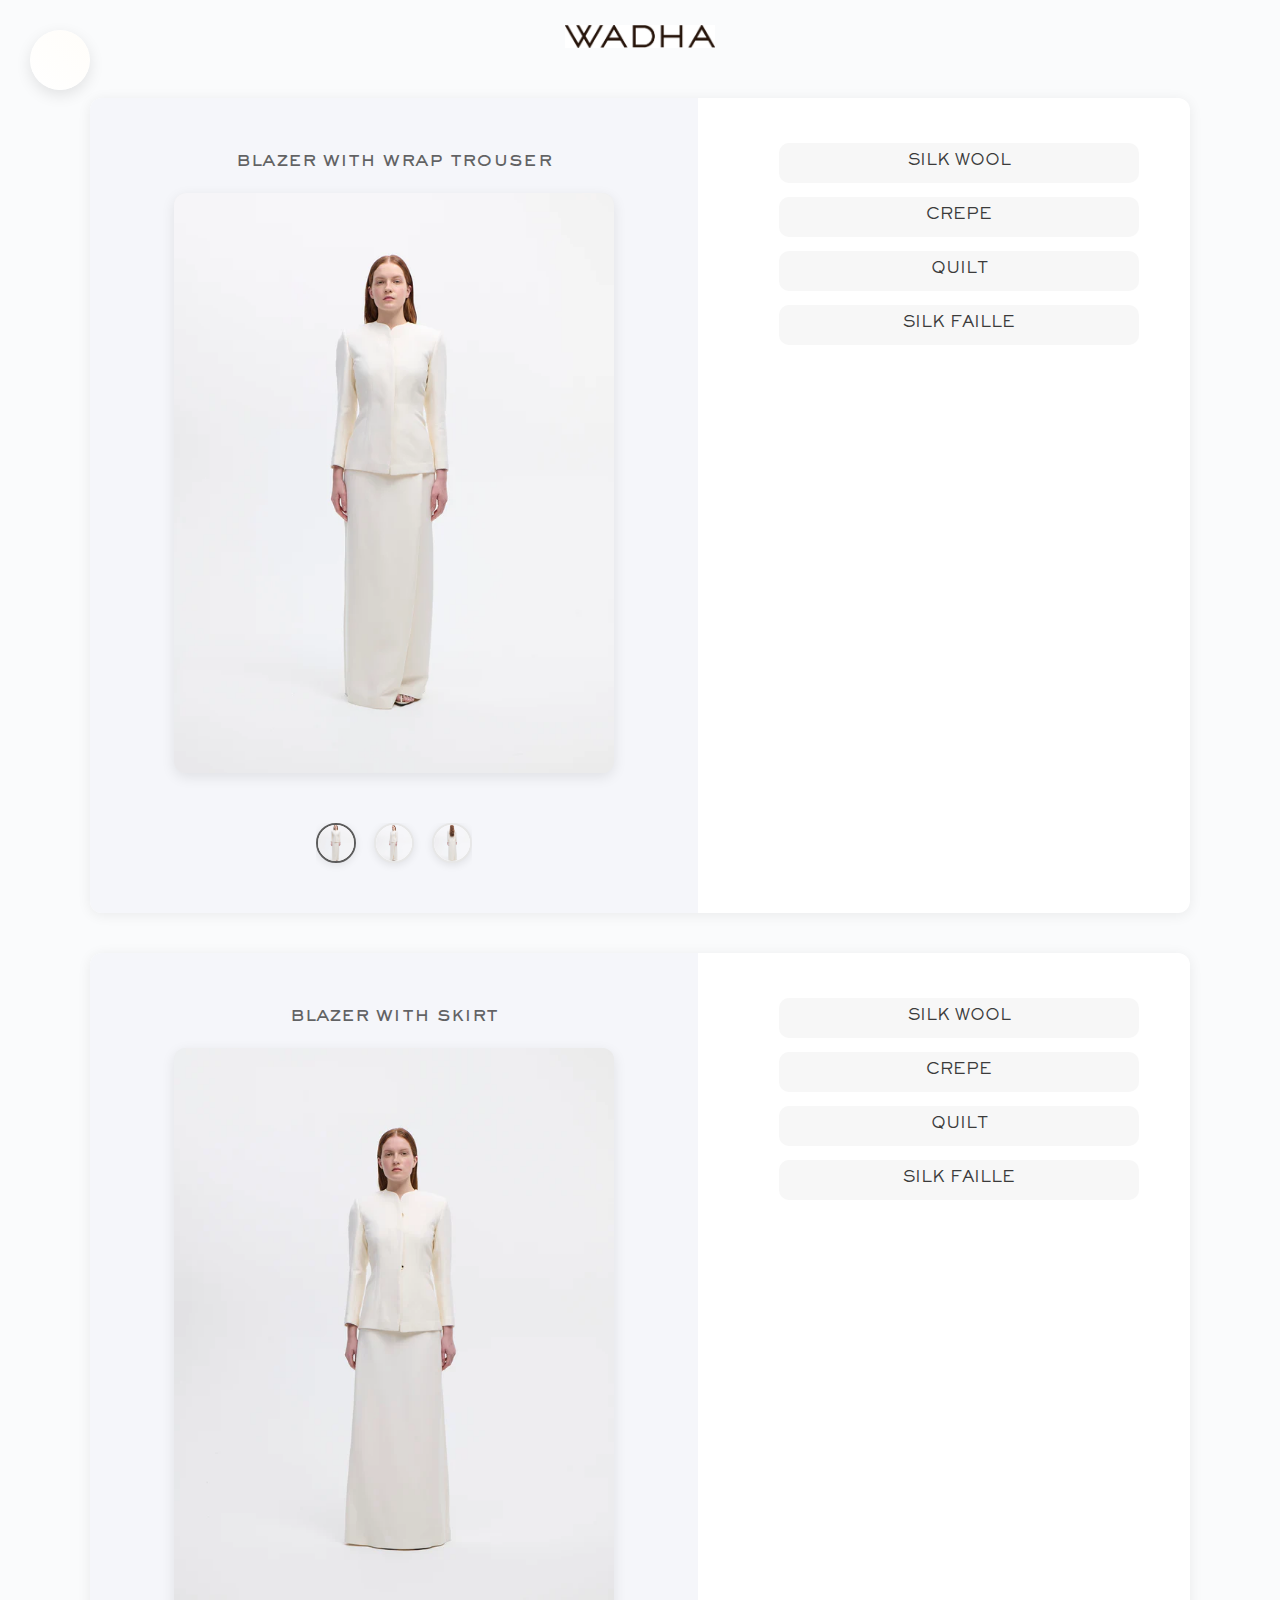
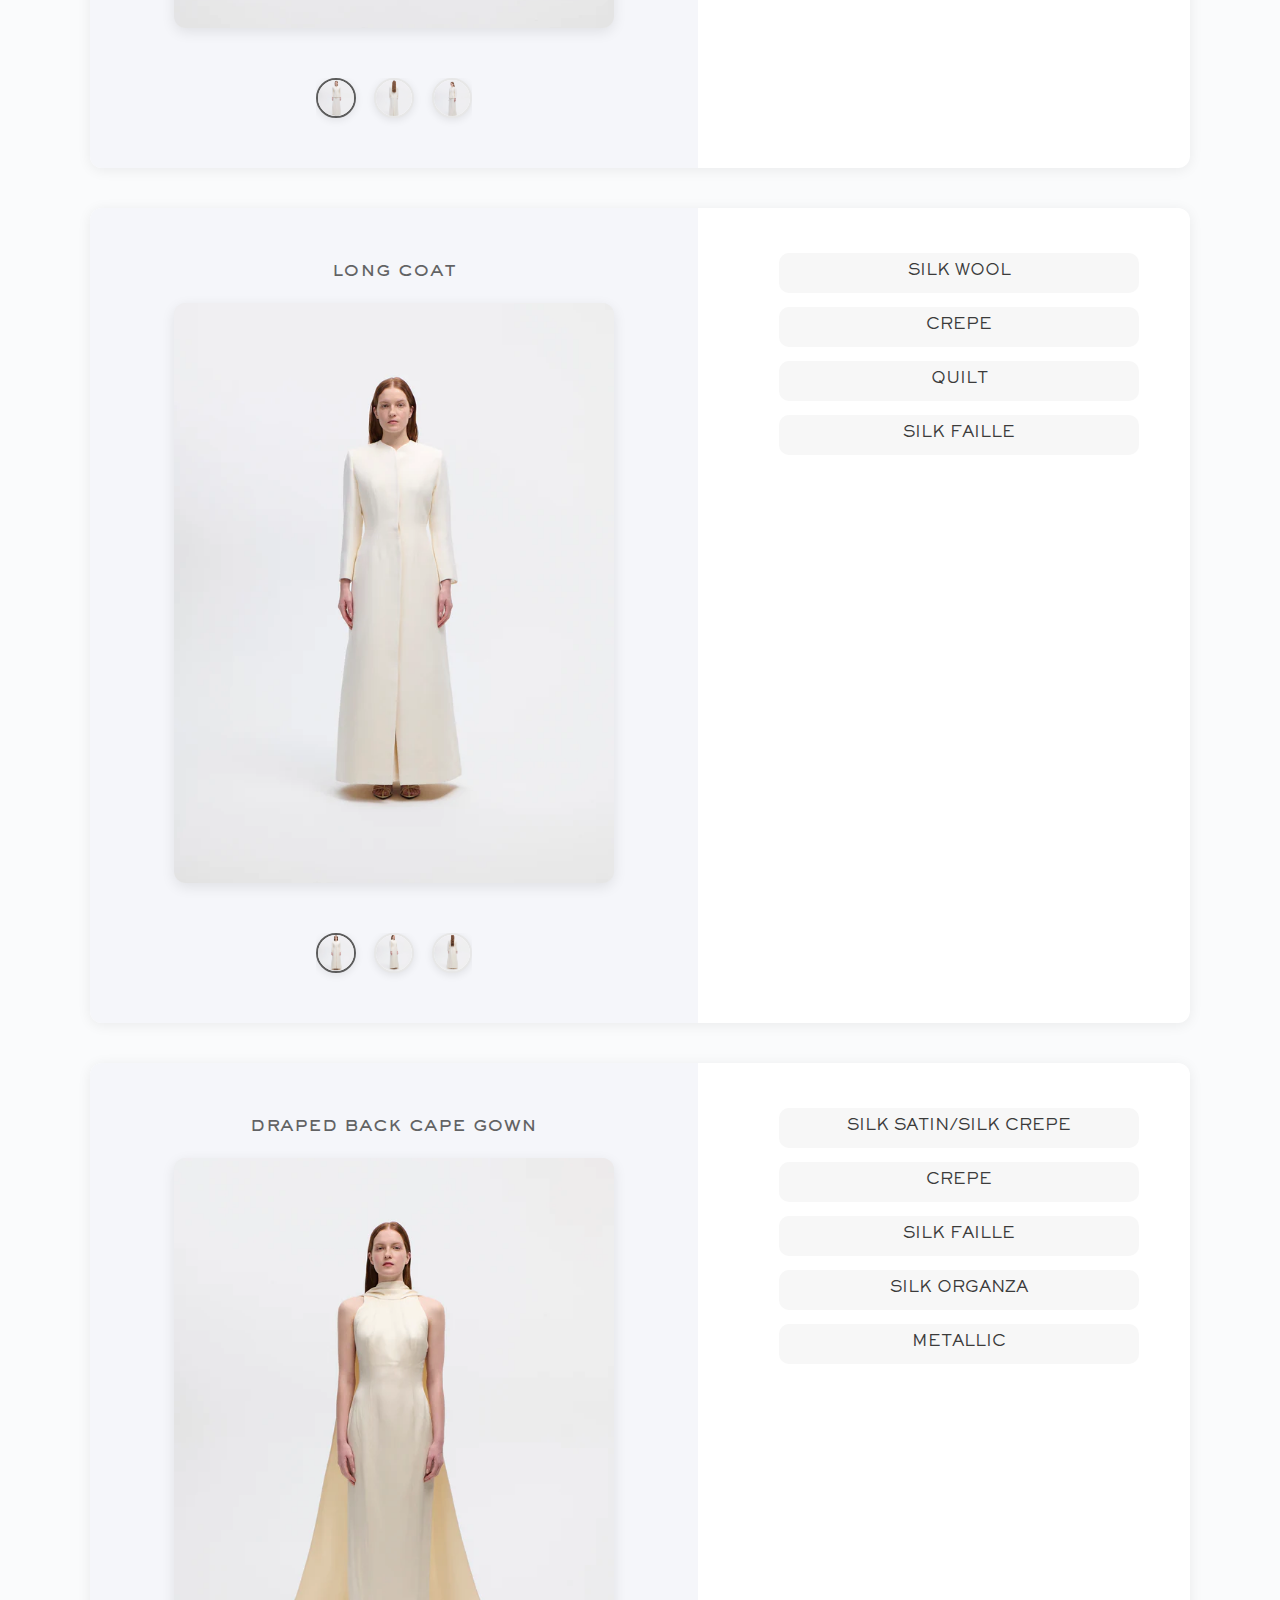
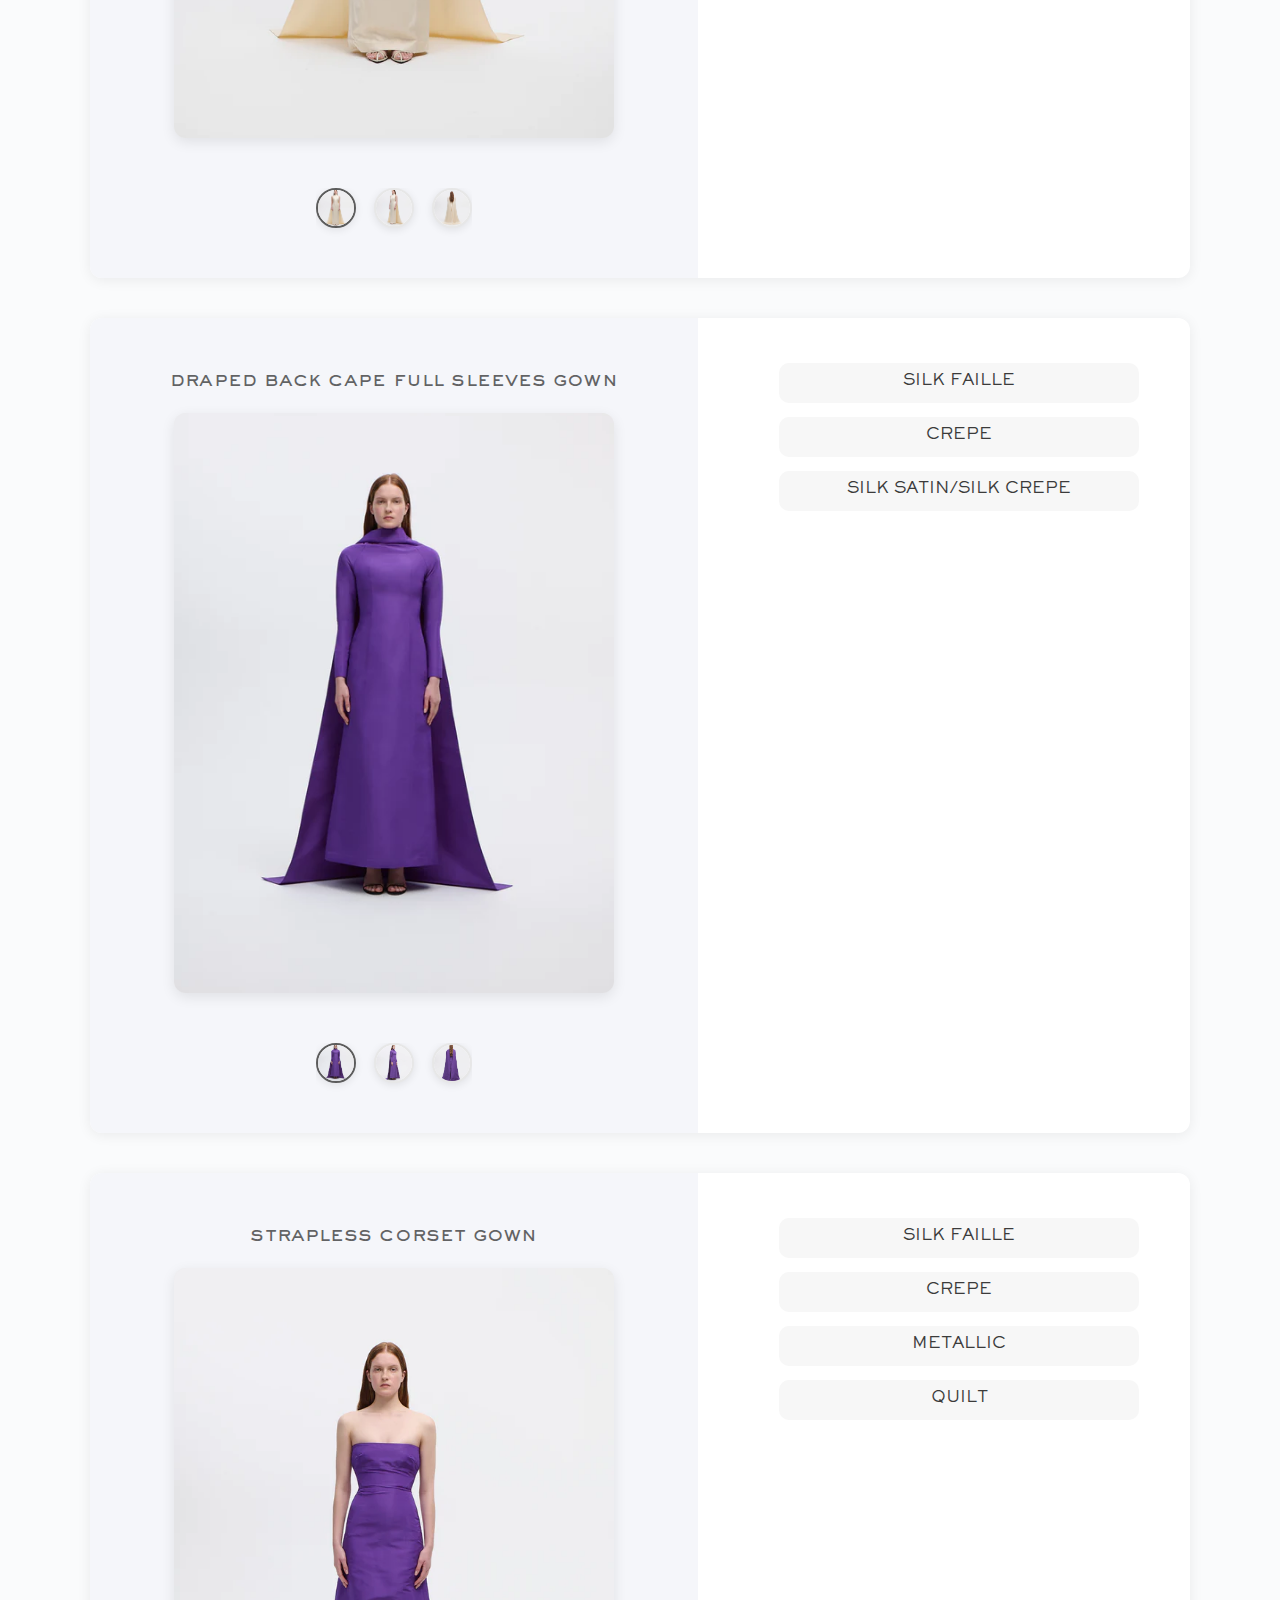
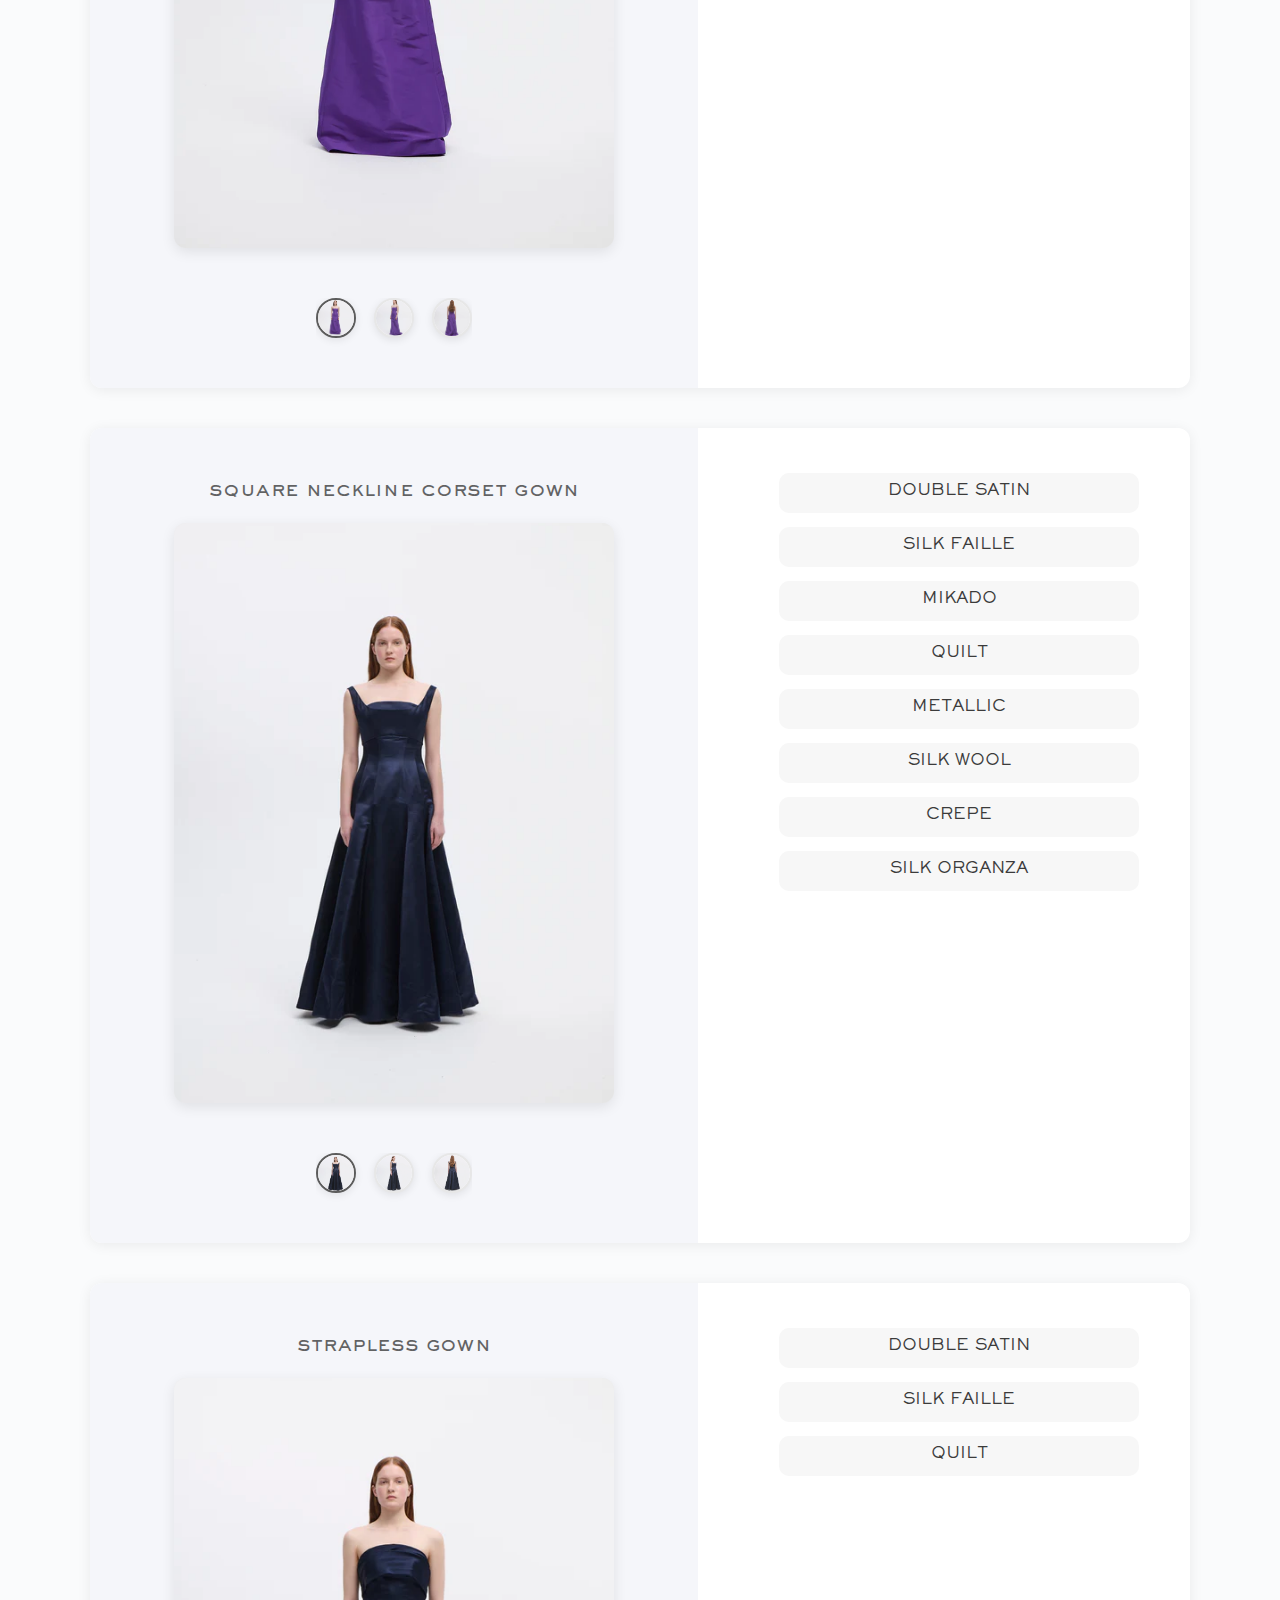
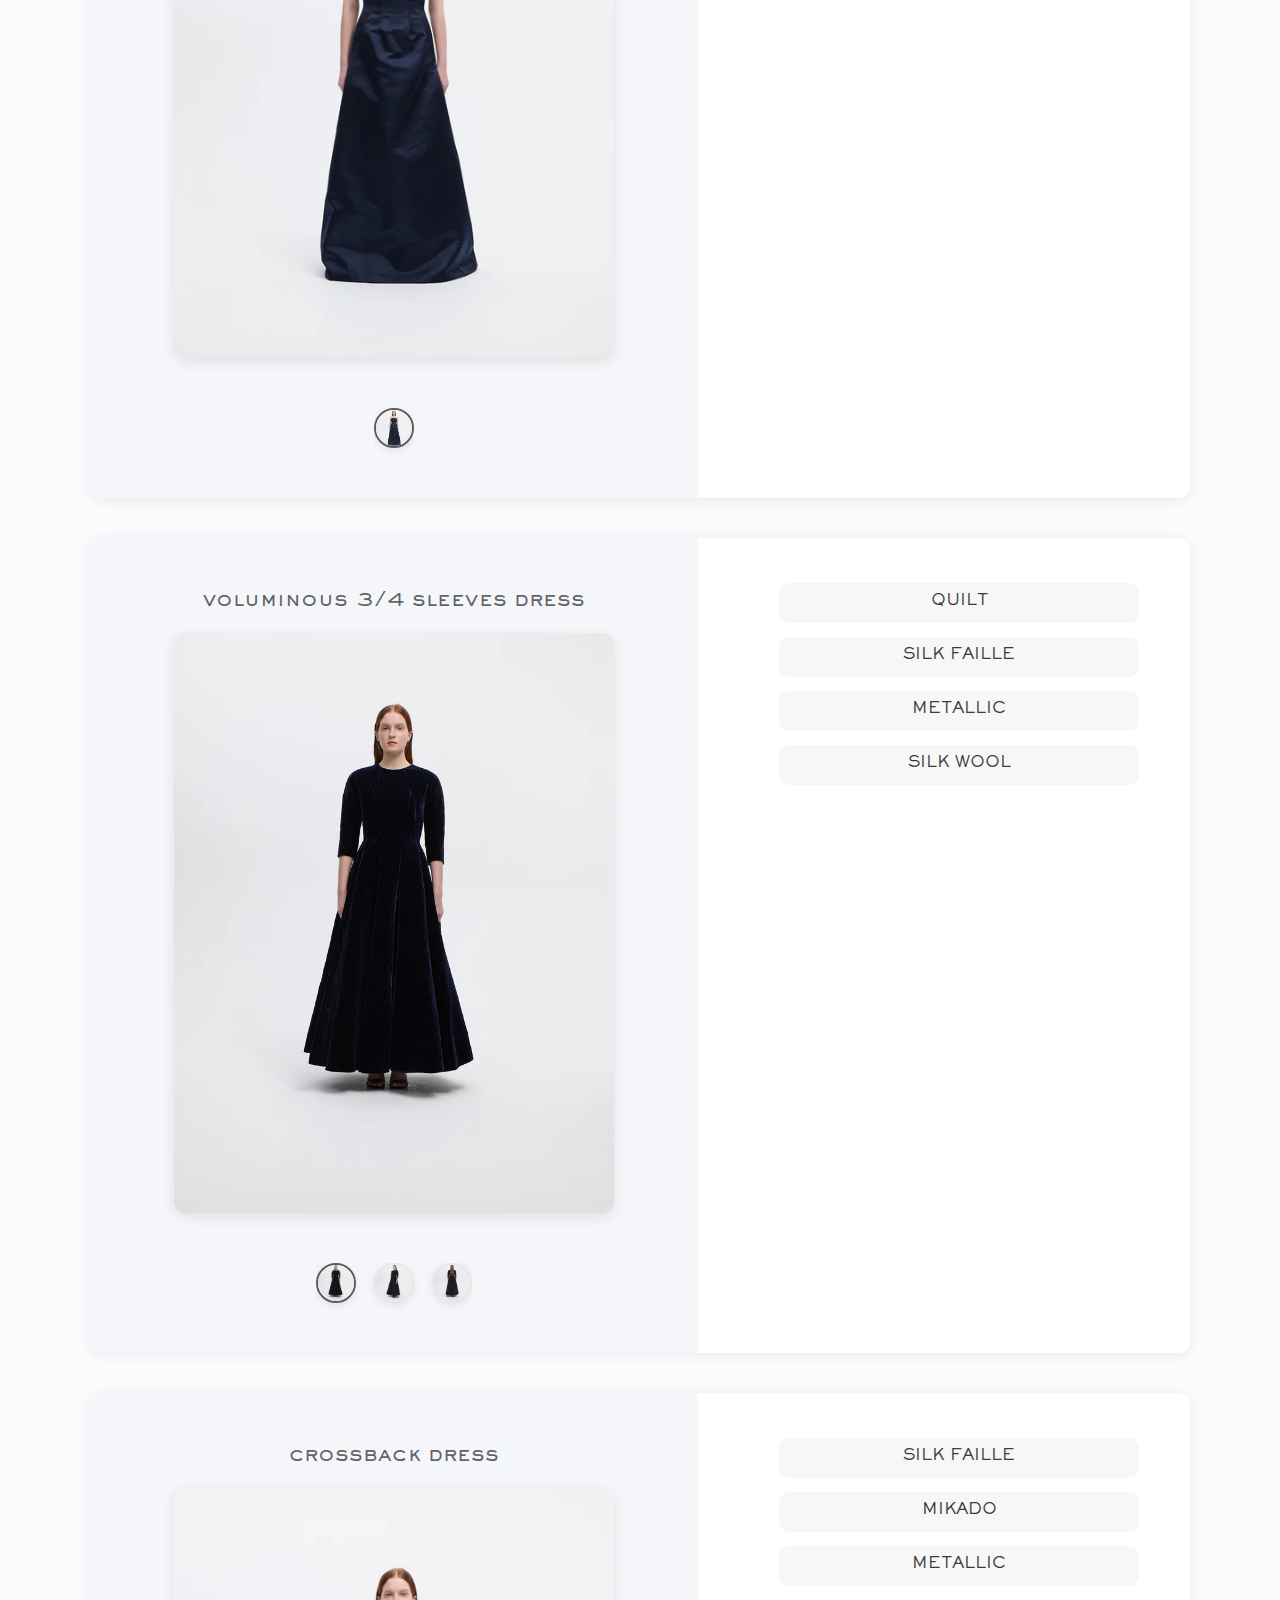
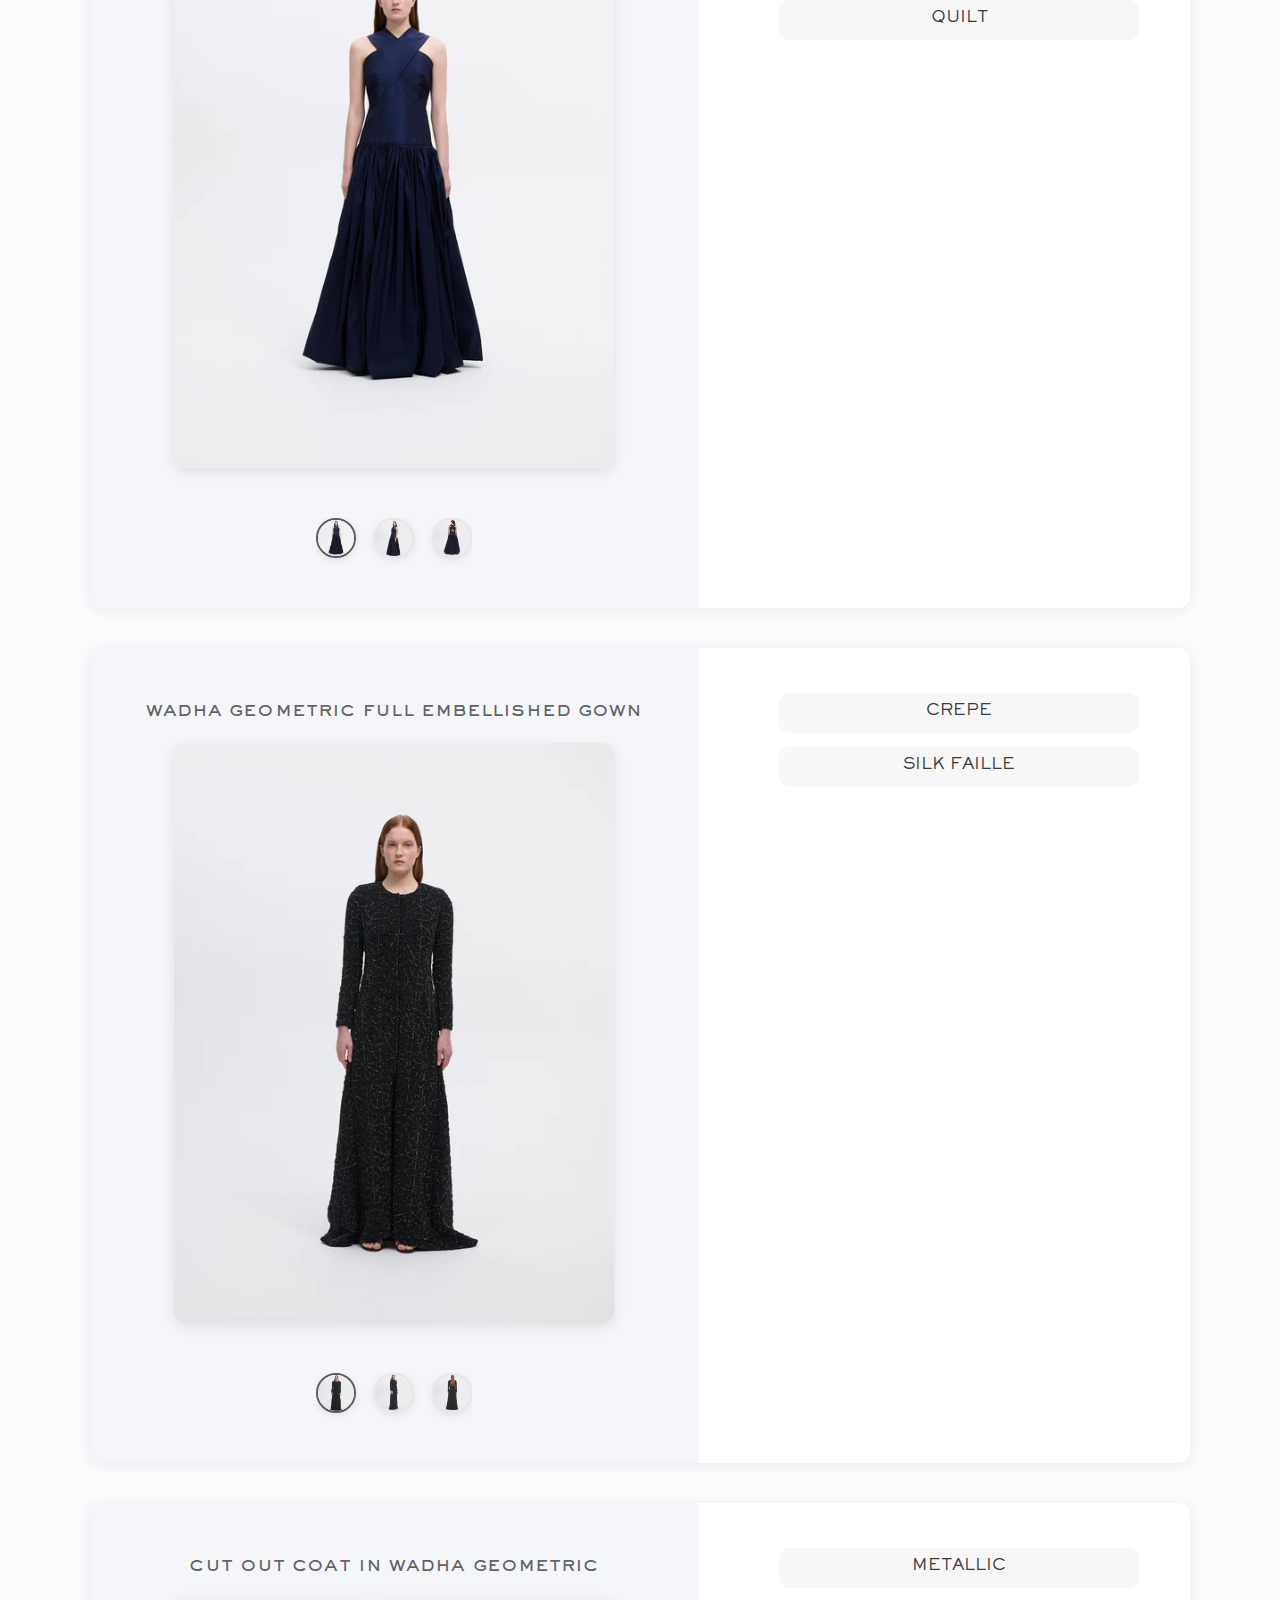
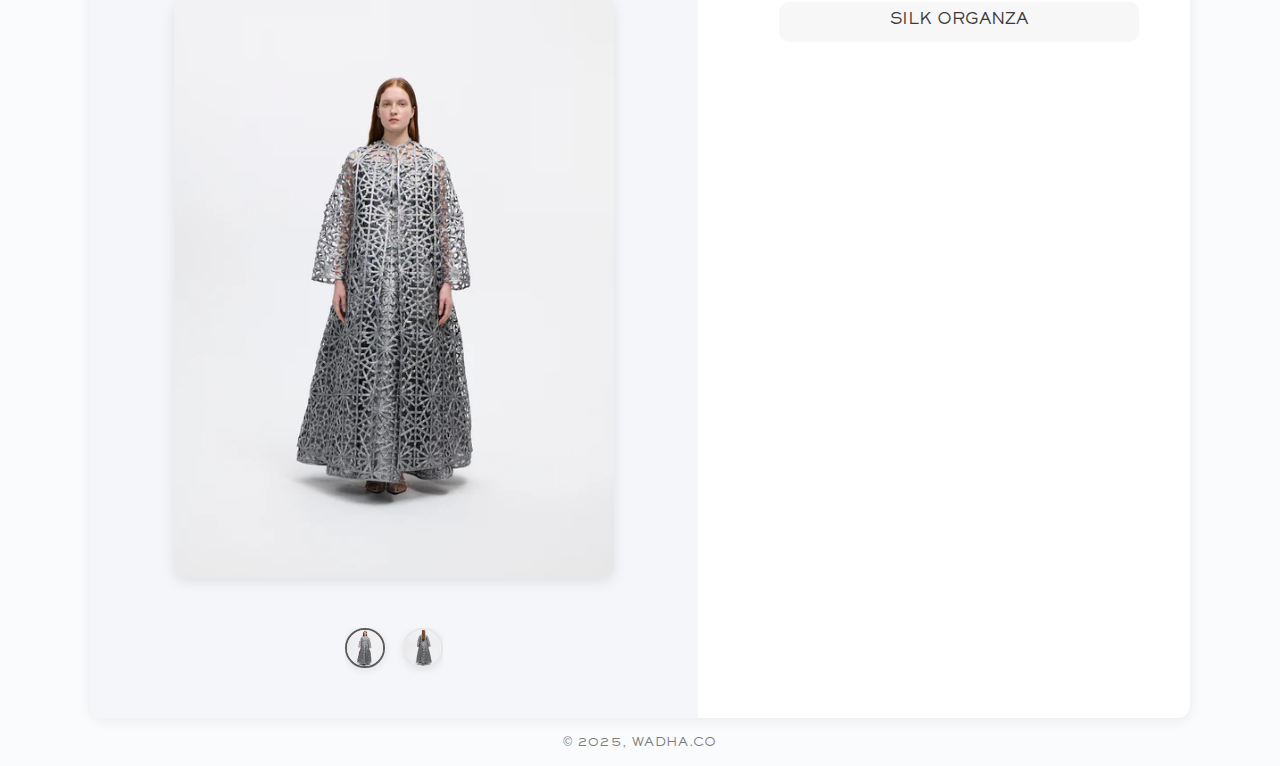
<file: WinterSpring2025.html>
<!DOCTYPE html>
<html lang="en">

<head>
  <meta charset="UTF-8" />
  <meta name="viewport" content="width=device-width, initial-scale=1.0" />
  <title>WinterSpring 2025</title>
  <link rel="stylesheet" href="styles/style.css">
  <link rel="stylesheet" href="styles/section.css">
</head>

<body>
  <header>
    <div class="logo-container">
      <img class="wadha_logo" src="images/wadha.logo.jpg" alt="">
    </div>
    <button class="back-button" onclick="goBack()">
      <i class="fas fa-arrow-left"></i>
    </button>
  </header>

  <div id="dressSections"></div>
  <footer>
    <small class="footer-section">© 2025, WADHA.CO</small>
  </footer>
  <script>
    //each can have any number of images and unique fabric options!
    const dressSections = [
      // 1-section
      {
        title: "blazer with wrap trouser",
        viewTitles: ["View 1", "View 2", "View 3"],
        imageBase: "images/WINTERSPRING 2025 COLLECTION/blazer with wrap trouser-",
        views: ["VIEW1.webp", "VIEW2.webp", "VIEW3.webp"],
        fabrics: [
          { name: "SILK WOOL", colors: ["BLACK", "OFF WHITE"] },
          { name: "CREPE", colors: ["BLACK", "RED", "CORAL"] },
          { name: "QUILT", colors: ["BLACK", "BEIGE", "BLACK VELVET", "NAVY VELVET"] },
          { name: "SILK FAILLE", colors: ["BLACK", "BIANCO", "NAVY", "RED"] }
        ]
      },
      // 2-section
      {
        title: "blazer with skirt",
        viewTitles: ["View 1", "View 2", "View 3"],
        imageBase: "images/WINTERSPRING 2025 COLLECTION/Blazer with skirt-",
        views: ["VIEW1.webp", "VIEW2.webp", "VIEW3.webp"],
        fabrics: [
          { name: "SILK WOOL", colors: ["BLACK", "OFF WHITE"] },
          { name: "CREPE", colors: ["BLACK", "RED", "CORAL"] },
          { name: "QUILT", colors: ["BLACK", "BEIGE", "BLACK VELVET", "NAVY VELVET"] },
          { name: "SILK FAILLE", colors: ["BLACK", "BIANCO", "NAVY", "RED"] }
        ]
      },
        // 3-section
      {
        title: "long coat",
        viewTitles: ["View 1", "View 2", "View 3"],
        imageBase: "images/WINTERSPRING 2025 COLLECTION/Long coat in Silkwool-",
        views: ["VIEW1.webp", "VIEW2.webp", "VIEW3.webp"],
        fabrics: [
          { name: "SILK WOOL", colors: ["BLACK", "OFF WHITE"] },
          { name: "CREPE", colors: ["BLACK", "RED", "CORAL"] },
          { name: "QUILT", colors: ["BLACK", "BEIGE", "BLACK VELVET", "NAVY VELVET"] },
          { name: "SILK FAILLE", colors: ["BLACK", "BIANCO", "NAVY", "RED"] }
        ]
      },
      // 4-section
      {
        title: "draped back cape gown",
        viewTitles: ["View 1", "View 2", "View 3"],
        imageBase: "images/WINTERSPRING 2025 COLLECTION/Draped back cape gown in silk satin-",
        views: ["VIEW1.webp", "VIEW2.webp", "VIEW3.webp"],
        fabrics: [
          { name: "SILK SATIN/SILK CREPE", colors: ["BLACK", "OFF WHITE"] },
          { name: "CREPE", colors: ["BLACK", "RED", "CORAL"] },
          { name: "SILK FAILLE", colors: ["BLACK", "BIANCO", "NAVY", "RED"] },
          { name: "SILK ORGANZA", colors: ["IN SEQUINS (MINT,IVORY)", "IN CUT OUT (BLACK,OFF WHITE,MAROON,GREEN,YELLOW)"] },
          { name: "METALLIC", colors: ["GOLD", "BLACK"] }
        ]
      },
      // 5-section
      {
        title: "draped back cape full sleeves gown",
        viewTitles: ["View 1", "View 2", "View 3"],
        imageBase: "images/WINTERSPRING 2025 COLLECTION/draped back cape full sleeves gown-",
        views: ["VIEW1.webp", "VIEW2.webp", "VIEW3.webp"],
        fabrics: [
          { name: "SILK FAILLE", colors: ["BLACK", "BIANCO", "NAVY", "RED"] },
          { name: "CREPE", colors: ["BLACK", "RED", "CORAL"] },
          { name: "SILK SATIN/SILK CREPE", colors: ["BLACK", "OFF WHITE"] }
        ]
      },
      // 6-section
      {
        title: "strapless corset gown",
        viewTitles: ["View 1", "View 2", "View 3"],
        imageBase: "images/WINTERSPRING 2025 COLLECTION/Strapless corset gown in Silk Faille-",
        views: ["VIEW1.webp", "VIEW2.webp", "VIEW3.webp"],
        fabrics: [
          { name: "SILK FAILLE", colors: ["BLACK", "BIANCO", "NAVY", "RED"] },
          { name: "CREPE", colors: ["BLACK", "RED", "CORAL"] },
          { name: "METALLIC", colors: ["GOLD", "BLACK"] },
          { name: "QUILT", colors: ["BLACK", "BEIGE", "BLACK VELVET", "NAVY VELVET"] }
        ]
      },
      // 7-section
      {
        title: "square neckline corset gown",
        viewTitles: ["View 1", "View 2", "View 3"],
        imageBase: "images/WINTERSPRING 2025 COLLECTION/Square neckline corset gown-",
        views: ["VIEW1.webp", "VIEW2.webp", "VIEW3.webp"],
        fabrics: [
          { name: "DOUBLE SATIN", colors: ["ROSE PINK"] },
          { name: "SILK FAILLE", colors: ["BLACK", "BIANCO", "NAVY", "RED"] },
          { name: "MIKADO", colors: ["MINT"] },
          { name: "QUILT", colors: ["BLACK", "BEIGE", "BLACK VELVET", "NAVY VELVET"] },
          { name: "METALLIC", colors: ["GOLD", "BLACK"] },
          { name: "SILK WOOL", colors: ["BLACK", "OFF WHITE"] },
          { name: "CREPE", colors: ["BLACK", "RED", "CORAL"] },
          { name: "SILK ORGANZA", colors: [] },
        ]
      },
      // 8-section
      {
        title: "strapless gown",
        viewTitles: ["View 1"],
        imageBase: "images/WINTERSPRING 2025 COLLECTION/Strapless gown-",
        views: ["VIEW1.webp"],
        fabrics: [
          { name: "DOUBLE SATIN", colors: ["PINK ROSE"] },
          { name: "SILK FAILLE", colors: ["BLACK", "BIANCO", "NAVY", "RED"] },
          { name: "QUILT", colors: ["BLACK", "BEIGE", "BLACK VELVET", "NAVY VELVET"] },
        ]
      },
      // 9-section
      {
        title: "voluminous 3/4 sleeves dress",
        viewTitles: ["VIEW1", "VIEW2", "VIEW3"],
        imageBase: "images/WINTERSPRING 2025 COLLECTION/VOLUMINOUS 3-4 SLEEVES VELVET QUILT DRESS-",
        views: ["VIEW1.webp", "VIEW2.webp", "VIEW3.webp"],
        fabrics: [
          { name: "QUILT", colors: ["BLACK", "BEIGE", "BLACK VELVET", "NAVY VELVET"] },
          { name: "SILK FAILLE", colors: ["BLACK", "BIANCO", "NAVY", "RED"] },
          { name: "METALLIC", colors: ["GOLD", "BLACK"] },
          { name: "SILK WOOL", colors: ["BLACK", "OFF WHITE"] }
        ]
      },
      // 10-section
      {
        title: "crossback dress",
        viewTitles: ["View 1", "View 2", "View 3"],
        imageBase: "images/WINTERSPRING 2025 COLLECTION/Crossback dress-",
        views: ["VIEW1.webp", "VIEW2.webp", "VIEW3.webp"],
        fabrics: [
          { name: "SILK FAILLE", colors: ["BLACK", "BIANCO", "NAVY", "RED"] },
          { name: "MIKADO", colors: ["MINT"] },
          { name: "METALLIC", colors: ["GOLD", "BLACK"] },
          { name: "QUILT", colors: ["BLACK", "BEIGE", "BLACK VELVET", "NAVY VELVET"] },
        ]
      },
      // 11-section
      {
        title: "wadha geometric full embellished gown",
        viewTitles: ["View 1", "View 2", "View 3"],
        imageBase: "images/WINTERSPRING 2025 COLLECTION/Wadha geometric full embellished gown-",
        views: ["VIEW1.webp", "VIEW2.webp", "VIEW3.webp"],
        fabrics: [
          { name: "CREPE", colors: ["BLACK", "RED", "CORAL"] },
          { name: "SILK FAILLE", colors: ["BLACK", "BIANCO", "NAVY", "RED"] },
        ]
      },

      // 12-section
      {
        title: "cut out coat in wadha geometric",
        viewTitles: ["View 1", "View 2"],
        imageBase: "images/WINTERSPRING 2025 COLLECTION/Cut out coat in wadha geometric-",
        views: ["VIEW1.webp", "VIEW2.webp"],
        fabrics: [
          { name: "METALLIC", colors: ["GOLD", "BLACK"] },
          { name: "SILK ORGANZA", colors: ["BLACK", "OFF WHITE", "MAROON", "YELLOW", "GREEN"] },
        ]
      },


    ];








    (function generateDressSections(sections) {
      const container = document.getElementById('dressSections');
      container.innerHTML = '';
      sections.forEach((section, idx) => {
        const sectionId = (idx + 1);
        const slideName = "imgslide-" + sectionId;
        const fabricName = "fabric-" + sectionId;
        const zoomModalId = "zoom-modal-" + sectionId;
        // 1. Gallery radio buttons + zoom modal
        let imgRadios = section.views.map((_, i) =>
          `<input type="radio" name="${slideName}" id="img${i + 1}-${sectionId}" ${i === 0 ? "checked" : ""}>`
        ).join("\n") + `<input type="checkbox" id="${zoomModalId}">`;
        // 2. Main images
        let mainImgs = section.views.map((view, i) =>
          `<img class="main-img main-img-${i + 1}" src="${section.imageBase}${view}" alt="">`
        ).join('\n');
        // 3. Color bar selectors
        let colorDots = section.views.map((view, i) =>
          `<label class="color-dot" for="img${i + 1}-${sectionId}" title="${section.viewTitles[i] || `View ${i + 1}`}">
            <img src="${section.imageBase}${view}" alt="">
          </label>`
        ).join('\n');
        // 4. Fabric choices
        let fabricList = section.fabrics.map((fabric, i) => `
          <li class="fabric-item">
            <input type="radio" name="${fabricName}" id="${fabricName}${String.fromCharCode(97 + i)}" class="fabric-radio">
            <label for="${fabricName}${String.fromCharCode(97 + i)}" class="fabric-label" tabindex="0">${fabric.name}</label>
            <ul class="child-list">
              ${fabric.colors.map(color => `<li>${color}</li>`).join('')}
            </ul>
          </li>
        `).join('\n');
        // 5. Zoom modal images
        let zoomImgs = section.views.map((view, i) =>
          `<img class="zoom-img zoom-img-${i + 1}" src="${section.imageBase}${view}" alt="">`
        ).join('\n');
        // 6. Compose complete section
        container.innerHTML += `
        <section>
          ${imgRadios}
          <div class="container">
            <div class="image-section">
              <h3>${section.title}</h3>
              <div class="main-img-wrapper">
                <label for="${zoomModalId}" style="width:100%;height:100%;display:block;cursor:zoom-in;">
                  ${mainImgs}
                </label>
              </div>
              <div class="color-bar">
                ${colorDots}
              </div>
            </div>
            <div class="fabric-section">
              <ul class="fabric-list">
                ${fabricList}
              </ul>
            </div>
          </div>
          <div class="zoom-overlay">
            <div class="zoom-img-box">
              <label for="${zoomModalId}" class="close-zoom" title="Close">&times;</label>
              ${zoomImgs}
            </div>
          </div>
        </section>`;
      });
    })(dressSections);
    //  back button
    function goBack() {
      if (window.history.length > 1 && document.referrer !== "") {
        window.history.back();
      } else {
        window.location.href = 'collections.html'; // Change '' to actual fallback URL
      }
    }

  </script>
</body>

</html>
</file>
<file: styles/style.css>
@font-face {
  font-family: 'SackersGothic';
  src: url("../fonts/Sackers Gothic Medium AT Regular.otf") format("opentype");
  font-weight: normal;
  font-style: normal;
}

body {
  font-family: 'SackersGothic', Arial, sans-serif;
  margin: 0;
  padding: 0;
}
/* button font */
button {
  font-family: 'SackersGothic', Arial, sans-serif;
}

/* Header Section */
.wadha_logo {
  width: 120px;
  /* Reduced logo width */
  height: auto;
  max-width: 100%;
  /* Ensure the logo does not overflow its container */
}

.logo-container {
  display: flex;
  align-items: center;
  justify-content: center;
  margin-top: 25px;
  margin-bottom: 50px;
}

/* Media Query for Tablets and Larger Screens */
@media (min-width: 600px) {
  .wadha_logo {
    width: 150px;
    /* Increase logo size slightly on larger screens */
  }
}

/* Media Query for Small Mobile Devices */
@media (max-width: 400px) {
  .wadha_logo {
    width: 100px;
    /* Make logo smaller on very small screens */
  }
}

/* Products list */
.product-list-container {
  max-width: 600px;
  /* Set a max width for the container */
  margin: 0 auto;
  /* Center it horizontally */
  padding: 20px;
  /* Add some padding around the container */

}

/* HOMEPAGE SECTION  */

/* Ensure section takes at least viewport height, with padding */
.homepage {
  min-height: 80vh;
  display: flex;
  flex-direction: column;
  align-items: center;
  justify-content: flex-start;
  padding: 0 0 40px 0;
}

/* Product List Container */
.homepage .product-list-container {
  width: 100%;
  max-width: 800px;
  margin: 0 auto 30px auto;
  padding: 0 20px;
}

.homepage .list-box {
  list-style: none;
  margin: 0;
  padding: 0;
}

.homepage .list-box li {
  margin: 0 0 18px 0;
}

.homepage .list-items {
  display: block;
  width: 100%;
  padding: 18px 0;
  background: #f4f4f4;
  color: #333;
  text-transform: uppercase;
  font-weight: bold;
  font-size: 18px;
  border-radius: 6px;
  text-decoration: none;
  /* subtle shadow for clickable look */
  box-shadow: 0 1px 2px rgba(0, 0, 0, 0.04);
  transition: all 0.3s;
  letter-spacing: 1px;
}

.homepage .list-items:hover,
.homepage .list-items:focus {
  background: #333;
  color: #fff;
  text-decoration: none;
  outline: none;
}

/* Responsive Video Container */
.homepage .video-flex-container {
  width: 100%;
  max-width: 800px;
  margin: 10px auto 0 auto;
  display: flex;
  justify-content: center;
  align-items: center;
  padding: 0 10px;
}

.homepage video {
  width: 100%;
  height: auto;
  border-radius: 12px;
  background: #ddd;
  box-shadow: 0 2px 8px rgba(0, 0, 0, 0.07);
  max-height: 400px;
}

/* Responsive adjustments */
@media (max-width: 600px) {
  .homepage .list-items {
    font-size: 15px;
    padding: 13px 0;
  }

  .homepage .product-list-container {
    padding: 0 4px;
  }

  .homepage video {
    max-height: 220px;
    border-radius: 8px;
  }
}

@media (max-width: 400px) {
  .homepage .list-items {
    font-size: 13px;
    padding: 10px 0;
  }
}


.list-box {
  text-align: center;
  list-style: none;
  padding: 0;
}

.list-items {
  display: block;
  margin: 20px 0;
  /* Vertical spacing between items */
  padding: 15px 0;
  font-size: 18px;
  /* Default font size */
  font-weight: bold;
  background-color: #f4f4f4;
  color: #333;
  text-transform: uppercase;
  border-radius: 5px;
  transition: all 0.3s ease-in-out;
}

/* Hover effect */
.list-items:hover {
  background-color: #333;
  color: #fff;
}

div>ul>a {
  text-decoration: none;
  display: block;
}

/* Hover effect for the anchor tag */
div>ul>a:hover {
  text-decoration: none;
}

/* Media Query for Tablets and Larger Screens */
@media (min-width: 600px) {
  .list-items {
    font-size: 20px;
    /* Increase font size on larger screens */
    margin: 30px 0;
    /* Larger margin for spacing on bigger screens */
    padding: 20px 0;
    /* Larger padding on bigger screens */
  }
}

/* Media Query for Mobile Devices */
@media (max-width: 600px) {
  .product-list-container {
    padding: 10px;
    /* Reduce padding on mobile */
  }

  .list-items {
    font-size: 16px;
    /* Smaller font size on mobile */
    padding: 12px 0;
    /* Reduce padding */
    margin: 10px 0;
    /* Reduce vertical margin */
  }
}

/* Extra Small Mobile Devices */
@media (max-width: 400px) {
  .list-items {
    font-size: 14px;
    /* Even smaller font size on very small devices */
    padding: 10px 0;
    /* Adjust padding further for smaller screens */
  }
}

/* COLLECTIONS SECTION */
/* Row Product List Container */
.product-row-container {
  max-width: 1200px;
  margin: 0 auto;
  padding: 20px;
  overflow-x: auto;
}

/* Flex Row Styling */
.row-box {
  display: flex;
  flex-wrap: wrap;
  justify-content: center;
  gap: 20px;
  padding: 0;
  list-style: none;
}

/* Row Item Style */
.row-item {
  display: block;
  padding: 15px 25px;
  background-color: #f4f4f4;
  color: #333;
  text-transform: uppercase;
  font-weight: bold;
  font-size: 16px;
  border-radius: 5px;
  text-decoration: none;
  transition: all 0.3s ease-in-out;
  text-align: center;
  white-space: nowrap;
  /* Prevents line break in item */
}

/* Hover Effect */
.row-item:hover {
  background-color: #333;
  color: #fff;
}

/* Tablet and Larger */
@media (min-width: 768px) {
  .row-item {
    font-size: 20px;
    padding: 18px 30px;
  }
}

/* Mobile Devices */
@media (max-width: 600px) {
  .row-box {
    flex-direction: column;
    align-items: center;
  }

  .row-item {
    width: 100%;
    font-size: 14px;
  }
}

/* Extra Small Devices */
@media (max-width: 400px) {
  .row-item {
    font-size: 14px;
    padding: 12px 20px;
  }
}

/* BACK BUTTON */

.back-button {
  position: fixed;
  top: 30px;
  left: 30px;
  z-index: 1000;
  background-color: transparent;
  border: none;
  cursor: pointer;
  transition: all 0.4s ease;
  transform-origin: center;
  width: 60px;
  height: 60px;
  border-radius: 50%;
  display: flex;
  align-items: center;
  justify-content: center;
  overflow: hidden;
  box-shadow: 0 5px 15px rgba(0, 0, 0, 0.1);
  animation: pulse 2s infinite;
}

.back-button::before {
  content: '';
  position: absolute;
  top: 0;
  left: 0;
  width: 100%;
  height: 100%;
  background: linear-gradient(45deg, #ffffff, #fffdf9);
  z-index: -1;
  border-radius: 50%;
  transition: all 0.4s ease;
}

.back-button::after {
  content: '';
  position: absolute;
  top: 0;
  left: 0;
  width: 100%;
  height: 100%;
  background: linear-gradient(45deg, #ffffff, #ffffff);
  z-index: -2;
  border-radius: 50%;
  transform: scale(0.9);
  opacity: 0.8;
}

.back-button i,
.back-button svg {
  font-size: 24px;
  color: #c1a162;
  /* gold for luxury */
  transition: all 0.3s ease;
}

.back-button:hover {
  transform: translateX(-5px) scale(1.05);
}

.back-button:hover i,
.back-button:hover svg {
  color: #886016;
  transform: scale(1.2);
}

.back-button:hover::before {
  transform: rotate(10deg) scale(1.1);
}

.back-button:active {
  transform: translateX(-5px) scale(0.95);
}

@keyframes pulse {
  0% {
    box-shadow: 0 0 0 0 rgba(5, 3, 3, 0.08);
  }

  70% {
    box-shadow: 0 0 0 15px rgba(210, 195, 170, 0);
  }

  100% {
    box-shadow: 0 0 0 0 rgba(210, 195, 170, 0);
  }
}

@media (max-width: 600px) {
  .back-button {
    top: 15px;
    left: 15px;
    width: 50px;
    height: 50px;
  }

  .back-button i,
  .back-button svg {
    font-size: 20px;
    width: 20px;
    height: 20px;
  }
}

/* footer */
/* Remove default margin and border */
footer, .footer-section {
  margin: 0;
  border: none;
  box-sizing: border-box;
}

/* Footer Styles */
footer {
  width: 100vw;
  min-height: 48px;
  padding: 0;
  color: #000000;
  opacity: 0.5;
  display: flex;
  justify-content: center;
  align-items: center;
  text-align: center;
}

/* Footer content styling */
.footer-section {
  font-size: clamp(10px, 3vw, 12px);  /* Responsive font size */
  font-weight: 200;
  letter-spacing: 0.03em;
  margin: 0;           /* Make sure no margin is used */
  border: none;        /* Remove border if any */
}
</file>
<file: styles/section.css>
/* === PAGE BASICS === */
body {
  background: #fafbfc;
}

/* === SECTION & HEADER === */
h3 {
  text-align: center;
  font-size: 20px;
  font-weight: 100;
  letter-spacing: 0.1px;
  opacity: 0.6;
  margin-bottom: 22px;
}

/* === MAIN PRODUCT CONTAINER (card) === */
.container {
  display: flex;
  flex-direction: row;
  max-width: 1100px;
  margin: 40px auto 0 auto;
  background: #fff;
  border-radius: 12px;
  box-shadow: 0 2px 14px rgba(0, 0, 0, 0.07);
  overflow: hidden;
}

/* === IMAGE SIDEBAR IN CONTAINER === */
.image-section {
  flex: 1.25 1 480px;
  min-width: 240px;
  padding: 38px 18px;
  background: #f5f6fa;
  display: flex;
  flex-direction: column;
  align-items: center;
}

/* === PRODUCT MAIN IMAGE BOX (gallery area) === */
.main-img-wrapper {
  width: 100%;
  max-width: 440px;
  height: 580px;
  margin-bottom: 28px;
  background: #eee;
  border-radius: 12px;
  overflow: hidden;
  box-shadow: 0 4px 14px rgba(0, 0, 0, 0.09);
  display: flex;
  align-items: center;
  justify-content: center;
}

.main-img {
  width: 100%;
  height: 100%;
  object-fit: cover;
  display: none;
  cursor: zoom-in;
}

input[type="radio"],
input[type="checkbox"] {
  display: none;
}

/* === Show main image based on checked input (for 30 images) === */
input[id^="img1-"]:checked~.container .main-img-1,
input[id^="img2-"]:checked~.container .main-img-2,
input[id^="img3-"]:checked~.container .main-img-3,
input[id^="img4-"]:checked~.container .main-img-4,
input[id^="img5-"]:checked~.container .main-img-5,
input[id^="img6-"]:checked~.container .main-img-6,
input[id^="img7-"]:checked~.container .main-img-7,
input[id^="img8-"]:checked~.container .main-img-8,
input[id^="img9-"]:checked~.container .main-img-9,
input[id^="img10-"]:checked~.container .main-img-10,
input[id^="img11-"]:checked~.container .main-img-11,
input[id^="img12-"]:checked~.container .main-img-12,
input[id^="img13-"]:checked~.container .main-img-13,
input[id^="img14-"]:checked~.container .main-img-14,
input[id^="img15-"]:checked~.container .main-img-15,
input[id^="img16-"]:checked~.container .main-img-16,
input[id^="img17-"]:checked~.container .main-img-17,
input[id^="img18-"]:checked~.container .main-img-18,
input[id^="img19-"]:checked~.container .main-img-19,
input[id^="img20-"]:checked~.container .main-img-20,
input[id^="img21-"]:checked~.container .main-img-21,
input[id^="img22-"]:checked~.container .main-img-22,
input[id^="img23-"]:checked~.container .main-img-23,
input[id^="img24-"]:checked~.container .main-img-24,
input[id^="img25-"]:checked~.container .main-img-25,
input[id^="img26-"]:checked~.container .main-img-26,
input[id^="img27-"]:checked~.container .main-img-27,
input[id^="img28-"]:checked~.container .main-img-28,
input[id^="img29-"]:checked~.container .main-img-29,
input[id^="img30-"]:checked~.container .main-img-30 {
  display: block;
  animation: fadeIn 0.5s;
}

@keyframes fadeIn {
  from {
    opacity: 0;
    transform: scale(1.06);
  }

  to {
    opacity: 1;
    transform: scale(1);
  }
}

.color-bar {
  display: flex;
  justify-content: center;
  align-items: center;
  gap: 18px;
  margin-top: 22px;
  overflow-x: auto;
  padding-bottom: 12px;
}

.color-dot {
  width: 36px;
  height: 36px;
  border-radius: 50%;
  border: 2.2px solid #e7e7e7;
  cursor: pointer;
  box-shadow: 0 2px 8px rgba(0, 0, 0, 0.09);
  transition: border 0.15s, opacity 0.13s;
  display: flex;
  align-items: center;
  justify-content: center;
  background: #fff;
  outline: none;
  opacity: 0.96;
  flex-shrink: 0;
}

.color-dot img {
  width: 100%;
  height: 100%;
  object-fit: cover;
  border-radius: 50%;
  display: block;
  opacity: 0.94;
}

.color-dot:hover,
.color-dot:focus {
  border: 2.2px solid #5c5c5c;
  background: #f0f0f0;
  opacity: 1;
  transition: border 0.15s, background 0.15s, opacity 0.13s;
}

/* === Active color-dot based on checked input (for 30 images) === */
input[id^="img1-"]:checked~.container .color-bar label[for^="img1-"],
input[id^="img2-"]:checked~.container .color-bar label[for^="img2-"],
input[id^="img3-"]:checked~.container .color-bar label[for^="img3-"],
input[id^="img4-"]:checked~.container .color-bar label[for^="img4-"],
input[id^="img5-"]:checked~.container .color-bar label[for^="img5-"],
input[id^="img6-"]:checked~.container .color-bar label[for^="img6-"],
input[id^="img7-"]:checked~.container .color-bar label[for^="img7-"],
input[id^="img8-"]:checked~.container .color-bar label[for^="img8-"],
input[id^="img9-"]:checked~.container .color-bar label[for^="img9-"],
input[id^="img10-"]:checked~.container .color-bar label[for^="img10-"],
input[id^="img11-"]:checked~.container .color-bar label[for^="img11-"],
input[id^="img12-"]:checked~.container .color-bar label[for^="img12-"],
input[id^="img13-"]:checked~.container .color-bar label[for^="img13-"],
input[id^="img14-"]:checked~.container .color-bar label[for^="img14-"],
input[id^="img15-"]:checked~.container .color-bar label[for^="img15-"],
input[id^="img16-"]:checked~.container .color-bar label[for^="img16-"],
input[id^="img17-"]:checked~.container .color-bar label[for^="img17-"],
input[id^="img18-"]:checked~.container .color-bar label[for^="img18-"],
input[id^="img19-"]:checked~.container .color-bar label[for^="img19-"],
input[id^="img20-"]:checked~.container .color-bar label[for^="img20-"],
input[id^="img21-"]:checked~.container .color-bar label[for^="img21-"],
input[id^="img22-"]:checked~.container .color-bar label[for^="img22-"],
input[id^="img23-"]:checked~.container .color-bar label[for^="img23-"],
input[id^="img24-"]:checked~.container .color-bar label[for^="img24-"],
input[id^="img25-"]:checked~.container .color-bar label[for^="img25-"],
input[id^="img26-"]:checked~.container .color-bar label[for^="img26-"],
input[id^="img27-"]:checked~.container .color-bar label[for^="img27-"],
input[id^="img28-"]:checked~.container .color-bar label[for^="img28-"],
input[id^="img29-"]:checked~.container .color-bar label[for^="img29-"],
input[id^="img30-"]:checked~.container .color-bar label[for^="img30-"] {
  border: 2.2px solid #5c5c5c;
  opacity: 1;
}

/* === FABRIC SECTION === */
.fabric-section {
  flex: 1.8 1 560px;
  min-width: 200px;
  max-width: 430px;
  padding: 45px 36px 36px 26px;
  display: flex;
  flex-direction: column;
  align-items: center;
  justify-content: flex-start;
  background: none;
}

.fabric-list {
  list-style: none;
  padding: 0;
  margin: 0 auto;
  width: 100%;
  max-width: 320px;
  background: none;
  display: flex;
  flex-direction: column;
  align-items: center;
}

.fabric-item {
  width: 100%;
  margin-bottom: 14px;
}

.fabric-radio {
  display: none;
}

.fabric-label {
  display: block;
  background: rgba(200, 200, 200, 0.16);
  color: #212121;
  padding: 14px 20px;
  font-size: 15px;
  font-weight: 300;
  opacity: 0.88;
  border-radius: 10px;
  cursor: pointer;
  width: 100%;
  text-align: center;
  margin-bottom: 0;
  transition: background 0.15s, opacity 0.14s;
  user-select: none;
  outline: none;
  border: none;
}

.fabric-radio:checked+.fabric-label,
.fabric-label:focus {
  background: rgba(180, 180, 180, 0.18);
  opacity: 1;
}

.child-list {
  background: none;
  margin: 0;
  padding: 7px 0 0 0;
  border-radius: 0;
  display: none;
  flex-direction: column;
  align-items: center;
}

.fabric-radio:checked+.fabric-label+.child-list {
  display: flex;
}

.child-list li {
  font-size: 12px;
  color: #232323;
  font-weight: 300;
  margin: 0 0 4px 0;
  padding: 2px 10px;
  min-width: 36px;
  background: none;
  border: none;
  border-radius: 0;
  text-align: center;
  display: block;
  cursor: pointer;
  opacity: 0.83;
  transition: color 0.13s, opacity 0.13s;
}

.child-list li:hover {
  color: #000;
  opacity: 1;
}

.fabric-label {
  transition: background 0.15s, color 0.15s, opacity 0.14s;
}

.fabric-label:hover,
.fabric-label:focus {
  background: #474545;
  color: #fff9f9;
  opacity: 1;
}

.fabric-radio:checked+.fabric-label {
  background: #474545;
  color: #fff9f9;
  opacity: 1;
}

/* === MODAL ZOOM GALLERY === */
.zoom-overlay {
  display: none;
  position: fixed;
  z-index: 99999;
  inset: 0;
  background: rgba(20, 20, 20, 0.97);
  align-items: center;
  justify-content: center;
  backdrop-filter: blur(1.5px);
}

input[type="checkbox"]:checked~.zoom-overlay {
  display: flex;
}

.zoom-img-box {
  position: relative;
  max-width: 98vw;
  max-height: 92vh;
  display: flex;
  align-items: center;
  justify-content: center;
  border-radius: 28px;
  background: transparent;
}

.zoom-img {
  display: none;
  max-width: 94vw;
  max-height: 88vh;
  border-radius: 22px;
  background: #222;
  box-shadow: 0 10px 40px rgba(0, 0, 0, 0.23);
  animation: fadeInZoom 0.27s;
}

@keyframes fadeInZoom {
  from {
    opacity: 0;
    transform: scale(1.03);
  }

  to {
    opacity: 1;
    transform: scale(1);
  }
}

/* === Show zoom image based on checked inputs (for 30 images) === */
input[id^="img1-"]:checked~input[type="checkbox"]:checked~.zoom-overlay .zoom-img-1,
input[id^="img2-"]:checked~input[type="checkbox"]:checked~.zoom-overlay .zoom-img-2,
input[id^="img3-"]:checked~input[type="checkbox"]:checked~.zoom-overlay .zoom-img-3,
input[id^="img4-"]:checked~input[type="checkbox"]:checked~.zoom-overlay .zoom-img-4,
input[id^="img5-"]:checked~input[type="checkbox"]:checked~.zoom-overlay .zoom-img-5,
input[id^="img6-"]:checked~input[type="checkbox"]:checked~.zoom-overlay .zoom-img-6,
input[id^="img7-"]:checked~input[type="checkbox"]:checked~.zoom-overlay .zoom-img-7,
input[id^="img8-"]:checked~input[type="checkbox"]:checked~.zoom-overlay .zoom-img-8,
input[id^="img9-"]:checked~input[type="checkbox"]:checked~.zoom-overlay .zoom-img-9,
input[id^="img10-"]:checked~input[type="checkbox"]:checked~.zoom-overlay .zoom-img-10,
input[id^="img11-"]:checked~input[type="checkbox"]:checked~.zoom-overlay .zoom-img-11,
input[id^="img12-"]:checked~input[type="checkbox"]:checked~.zoom-overlay .zoom-img-12,
input[id^="img13-"]:checked~input[type="checkbox"]:checked~.zoom-overlay .zoom-img-13,
input[id^="img14-"]:checked~input[type="checkbox"]:checked~.zoom-overlay .zoom-img-14,
input[id^="img15-"]:checked~input[type="checkbox"]:checked~.zoom-overlay .zoom-img-15,
input[id^="img16-"]:checked~input[type="checkbox"]:checked~.zoom-overlay .zoom-img-16,
input[id^="img17-"]:checked~input[type="checkbox"]:checked~.zoom-overlay .zoom-img-17,
input[id^="img18-"]:checked~input[type="checkbox"]:checked~.zoom-overlay .zoom-img-18,
input[id^="img19-"]:checked~input[type="checkbox"]:checked~.zoom-overlay .zoom-img-19,
input[id^="img20-"]:checked~input[type="checkbox"]:checked~.zoom-overlay .zoom-img-20,
input[id^="img21-"]:checked~input[type="checkbox"]:checked~.zoom-overlay .zoom-img-21,
input[id^="img22-"]:checked~input[type="checkbox"]:checked~.zoom-overlay .zoom-img-22,
input[id^="img23-"]:checked~input[type="checkbox"]:checked~.zoom-overlay .zoom-img-23,
input[id^="img24-"]:checked~input[type="checkbox"]:checked~.zoom-overlay .zoom-img-24,
input[id^="img25-"]:checked~input[type="checkbox"]:checked~.zoom-overlay .zoom-img-25,
input[id^="img26-"]:checked~input[type="checkbox"]:checked~.zoom-overlay .zoom-img-26,
input[id^="img27-"]:checked~input[type="checkbox"]:checked~.zoom-overlay .zoom-img-27,
input[id^="img28-"]:checked~input[type="checkbox"]:checked~.zoom-overlay .zoom-img-28,
input[id^="img29-"]:checked~input[type="checkbox"]:checked~.zoom-overlay .zoom-img-29,
input[id^="img30-"]:checked~input[type="checkbox"]:checked~.zoom-overlay .zoom-img-30 {
  display: block;
}

/* Close zoom button */
.close-zoom {
  position: absolute;
  top: 22px;
  right: 26px;
  width: 42px;
  height: 42px;
  display: flex;
  align-items: center;
  justify-content: center;
  background: #fff;
  border-radius: 50%;
  font-size: 1.7rem;
  color: #232323;
  font-weight: 400;
  border: none;
  box-shadow: 0 4px 18px rgba(50, 50, 50, 0.14);
  cursor: pointer;
  opacity: 0.90;
  transition: opacity 0.15s, background 0.15s, color 0.15s;
  line-height: 1;
  z-index: 30;
  filter: none;
}

.close-zoom:hover,
.close-zoom:focus {
  background: #f3f3f3;
  color: #000;
  opacity: 1;
}

/* === RESPONSIVE STYLES === */

@media (max-width: 900px) {
  .container {
    flex-direction: column;
  }

  .fabric-section {
    max-width: 94vw;
    padding: 26px 3vw;
  }

  .main-img-wrapper {
    max-width: 320px;
    height: 240px;
  }

  .fabric-list {
    max-width: 360px;
  }

  .zoom-img-box {
    border-radius: 14px;
  }

  .zoom-img {
    border-radius: 10px;
  }

  .close-zoom {
    width: 34px;
    height: 34px;
    font-size: 1.2rem;
    top: 8px;
    right: 10px;
  }
}

@media (max-width: 600px) {
  .main-img-wrapper {
    max-width: 95vw;
    height: 70vw;
    min-height: 90px;
  }

  .fabric-list {
    max-width: 98vw;
  }

  .fabric-label {
    font-size: 14px;
  }

  .child-list li {
    font-size: 12px;
  }
}
</file>
